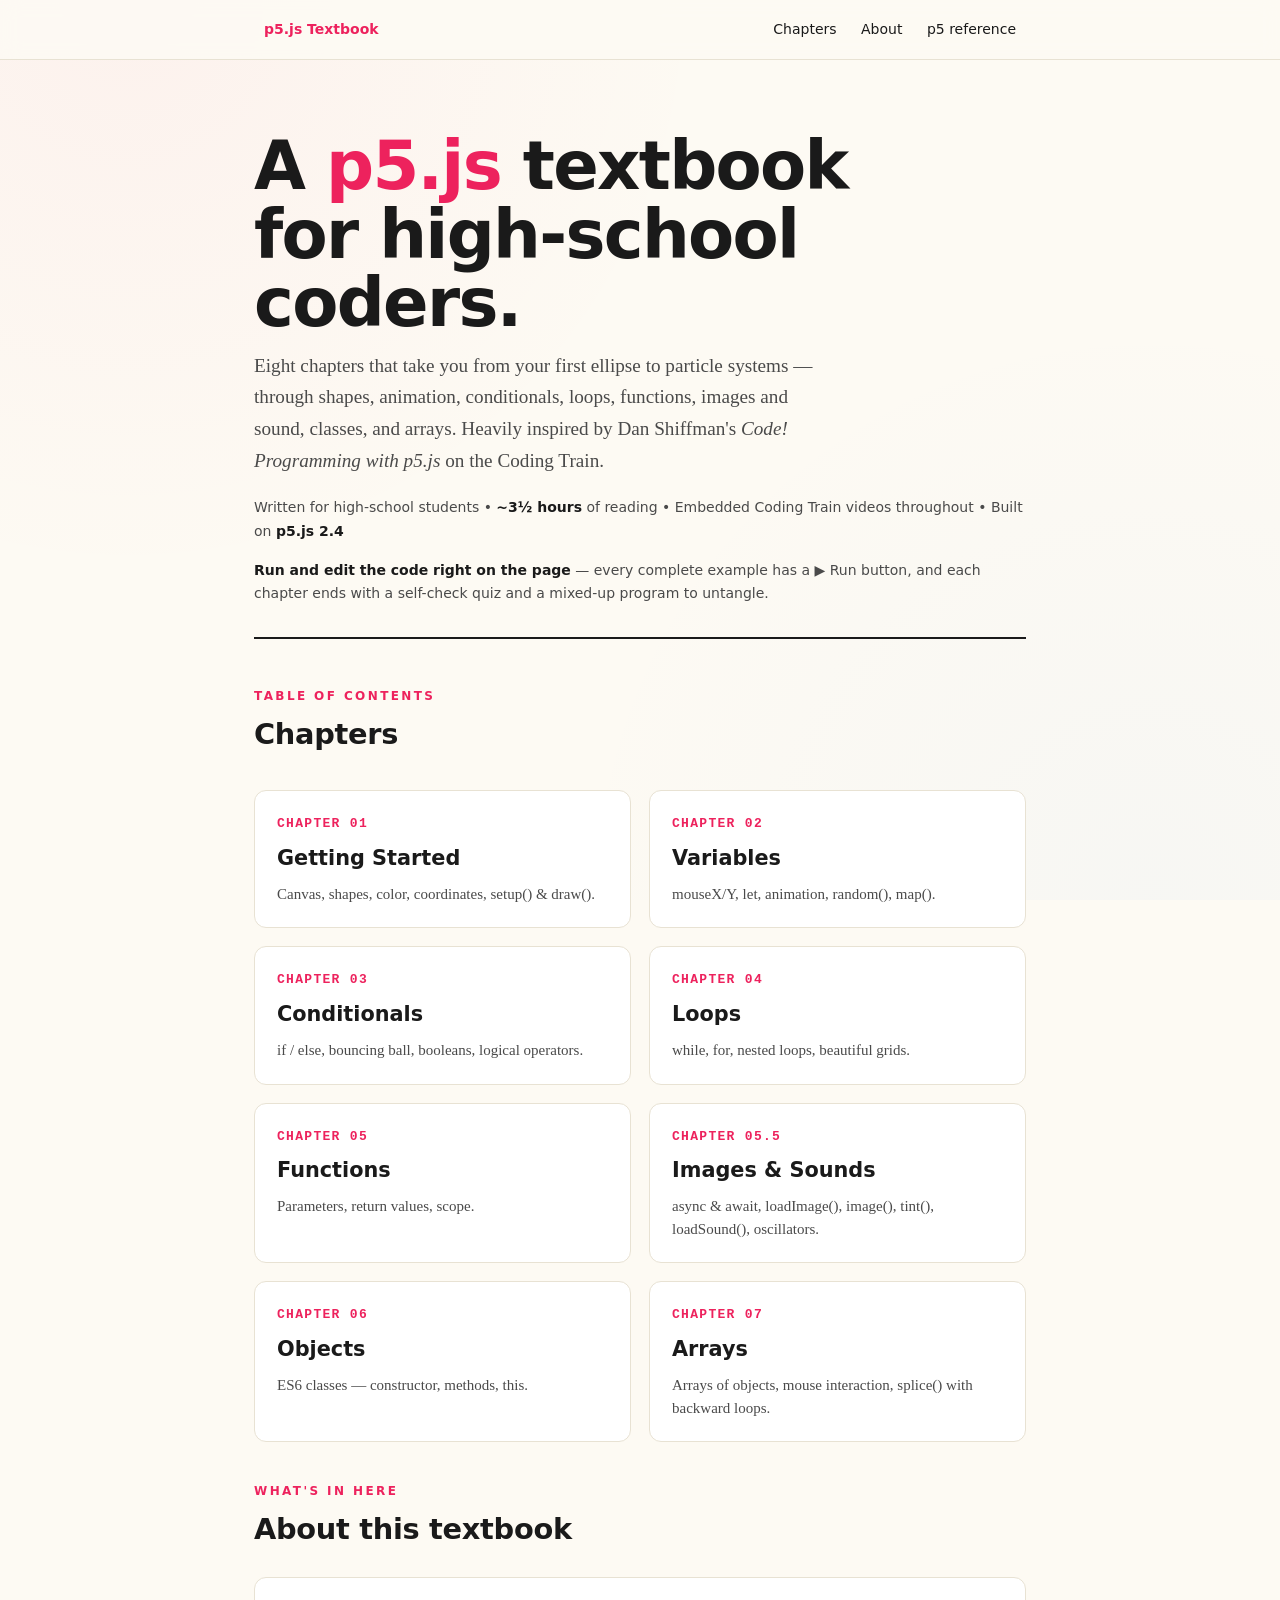
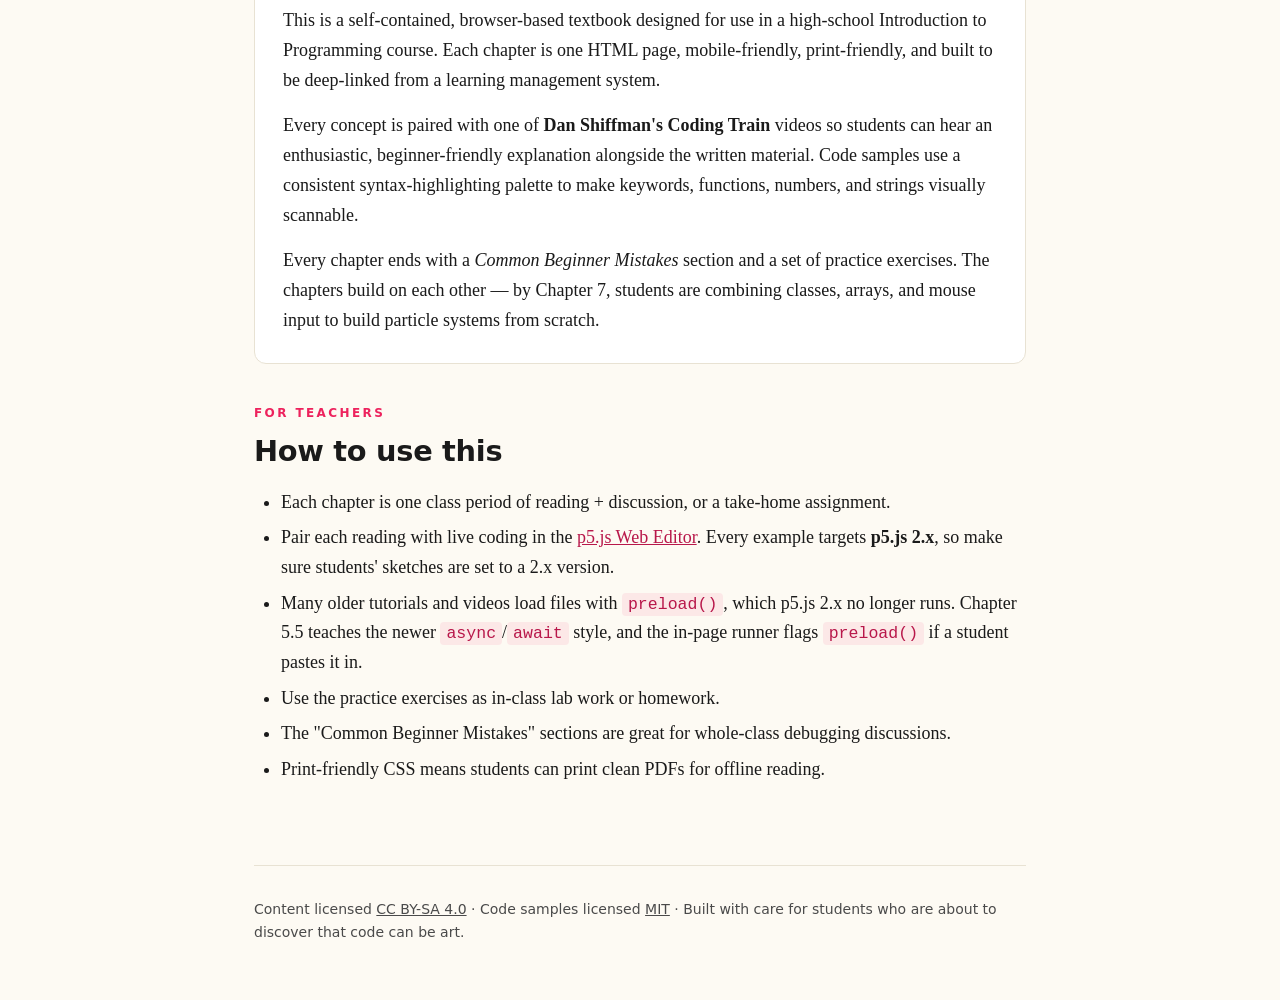
<file: index.html>
<!DOCTYPE html>
<html lang="en">
<head>
<meta charset="utf-8">
<meta name="viewport" content="width=device-width, initial-scale=1">
<title>A p5.js Textbook — Creative Coding for Beginners</title>
<style>
/* ============================================================
   p5.js Textbook — shared inline stylesheet
   ============================================================ */
:root {
  --bg: #fdfaf3;
  --bg-panel: #ffffff;
  --ink: #1a1a1a;
  --ink-soft: #4a4a4a;
  --accent: #ed225d;        /* p5 pink */
  --accent-dark: #b8174a;
  --rule: #e8e2d3;
  --code-bg: #1e1e2e;
  --code-ink: #f5f5f5;

  --kw: #c084fc;            /* keyword purple */
  --fn: #60a5fa;            /* function blue */
  --num: #fb923c;           /* number orange */
  --com: #9ca3af;           /* comment gray */
  --str: #86efac;           /* string green */
  --cls: #fde047;           /* class-name yellow */

  --tip-bg: #e8f5e9;
  --tip-bd: #66bb6a;
  --alert-bg: #fff8e1;
  --alert-bd: #ffb300;
  --err-bg: #ffebee;
  --err-bd: #e53935;
  --ex-bg: #e3f2fd;
  --ex-bd: #1e88e5;

  --serif: "Iowan Old Style", "Palatino Linotype", "Book Antiqua", Palatino, Georgia, serif;
  --sans: "Helvetica Neue", "Inter", system-ui, -apple-system, Segoe UI, Roboto, sans-serif;
  --mono: "JetBrains Mono", "Fira Code", "SF Mono", Menlo, Consolas, monospace;
}

* { box-sizing: border-box; }

html { scroll-behavior: smooth; }

body {
  margin: 0;
  padding: 0;
  font-family: var(--serif);
  font-size: 18px;
  line-height: 1.65;
  color: var(--ink);
  background: var(--bg);
  background-image:
    radial-gradient(circle at 10% 0%, rgba(237,34,93,0.04) 0%, transparent 40%),
    radial-gradient(circle at 90% 100%, rgba(96,165,250,0.04) 0%, transparent 40%);
  background-attachment: fixed;
}

.wrap {
  max-width: 820px;
  margin: 0 auto;
  padding: 0 24px;
}

/* ---------- Top nav ---------- */
.chapter-nav {
  position: sticky;
  top: 0;
  z-index: 50;
  background: rgba(253,250,243,0.92);
  backdrop-filter: blur(10px);
  -webkit-backdrop-filter: blur(10px);
  border-bottom: 1px solid var(--rule);
  font-family: var(--sans);
  font-size: 14px;
}
.chapter-nav .wrap {
  display: flex;
  align-items: center;
  justify-content: space-between;
  padding-top: 12px;
  padding-bottom: 12px;
  gap: 12px;
}
.chapter-nav a {
  color: var(--ink);
  text-decoration: none;
  padding: 6px 10px;
  border-radius: 6px;
  transition: background 0.15s;
}
.chapter-nav a:hover { background: rgba(237,34,93,0.1); color: var(--accent-dark); }
.chapter-nav .home {
  font-weight: 700;
  color: var(--accent);
}
.chapter-nav .nav-prev::before { content: "← "; }
.chapter-nav .nav-next::after  { content: " →"; }
.chapter-nav .nav-disabled { color: #bbb; pointer-events: none; }

/* ---------- Chapter header ---------- */
.chapter-header {
  padding: 56px 0 32px;
  border-bottom: 2px solid var(--ink);
  margin-bottom: 36px;
}
.chapter-eyebrow {
  font-family: var(--sans);
  font-size: 13px;
  letter-spacing: 0.18em;
  text-transform: uppercase;
  color: var(--accent);
  font-weight: 700;
  margin: 0 0 8px;
}
.chapter-title {
  font-family: var(--sans);
  font-weight: 900;
  font-size: clamp(2rem, 5vw, 3.4rem);
  line-height: 1.05;
  margin: 0 0 16px;
  letter-spacing: -0.02em;
}
.chapter-lede {
  font-size: 1.15rem;
  color: var(--ink-soft);
  margin: 0;
  max-width: 60ch;
}

/* ---------- Typography ---------- */
h2 {
  font-family: var(--sans);
  font-weight: 800;
  font-size: 1.8rem;
  margin: 48px 0 12px;
  letter-spacing: -0.01em;
  scroll-margin-top: 80px;
}
h2 .anchor {
  opacity: 0;
  text-decoration: none;
  color: var(--accent);
  margin-left: 8px;
  font-weight: 400;
  transition: opacity 0.15s;
}
h2:hover .anchor { opacity: 1; }

h3 {
  font-family: var(--sans);
  font-weight: 700;
  font-size: 1.25rem;
  margin: 32px 0 10px;
}

p { margin: 0 0 16px; }
a { color: var(--accent-dark); }
a:hover { color: var(--accent); }

strong { font-weight: 700; }
em { font-style: italic; }

ul, ol { margin: 0 0 16px; padding-left: 1.5em; }
li { margin: 6px 0; }

/* ---------- Inline code & code blocks ---------- */
code {
  font-family: var(--mono);
  font-size: 0.92em;
  background: rgba(237,34,93,0.08);
  color: var(--accent-dark);
  padding: 2px 6px;
  border-radius: 4px;
}

pre {
  background: var(--code-bg);
  color: var(--code-ink);
  font-family: var(--mono);
  font-size: 14.5px;
  line-height: 1.55;
  padding: 18px 20px;
  border-radius: 10px;
  overflow-x: auto;
  margin: 16px 0 24px;
  border-left: 4px solid var(--accent);
  box-shadow: 0 8px 20px rgba(0,0,0,0.08);
}
pre code {
  background: transparent;
  color: inherit;
  padding: 0;
  border-radius: 0;
  font-size: inherit;
}

.keyword    { color: var(--kw); font-weight: 600; }
.function   { color: var(--fn); }
.number     { color: var(--num); }
.comment    { color: var(--com); font-style: italic; }
.string     { color: var(--str); }
.class-name { color: var(--cls); font-weight: 600; }

/* ---------- Video container ---------- */
.video-container {
  position: relative;
  width: 100%;
  padding-top: 56.25%;       /* 16:9 */
  margin: 20px 0 28px;
  border-radius: 10px;
  overflow: hidden;
  box-shadow: 0 10px 30px rgba(0,0,0,0.12);
  background: #000;
}
.video-container iframe {
  position: absolute;
  inset: 0;
  width: 100%;
  height: 100%;
  border: 0;
}
.video-caption {
  font-family: var(--sans);
  font-size: 14px;
  color: var(--ink-soft);
  margin: -16px 0 24px;
  text-align: center;
}

/* ---------- Callouts ---------- */
.tip, .alert, .error-example, .exercise {
  padding: 16px 20px 16px 52px;
  border-radius: 8px;
  margin: 20px 0;
  position: relative;
  font-family: var(--sans);
  font-size: 15.5px;
  line-height: 1.55;
}
.tip::before, .alert::before, .error-example::before, .exercise::before {
  position: absolute;
  left: 16px;
  top: 14px;
  font-size: 22px;
  line-height: 1;
}
.tip            { background: var(--tip-bg);   border-left: 4px solid var(--tip-bd); }
.tip::before    { content: "💡"; }
.alert          { background: var(--alert-bg); border-left: 4px solid var(--alert-bd); }
.alert::before  { content: "⚠️"; }
.error-example  { background: var(--err-bg);   border-left: 4px solid var(--err-bd); }
.error-example::before { content: "🐛"; }
.exercise       { background: var(--ex-bg);    border-left: 4px solid var(--ex-bd); }
.exercise::before { content: "✏️"; }

.callout-title {
  display: block;
  font-weight: 700;
  margin-bottom: 6px;
  font-family: var(--sans);
}

.tip code, .alert code, .error-example code, .exercise code {
  background: rgba(0,0,0,0.06);
  color: inherit;
}

/* ---------- Tables ---------- */
table {
  border-collapse: collapse;
  width: 100%;
  margin: 16px 0 24px;
  font-family: var(--sans);
  font-size: 15px;
}
th, td {
  border-bottom: 1px solid var(--rule);
  padding: 10px 12px;
  text-align: left;
}
th { background: rgba(0,0,0,0.03); font-weight: 700; }

/* ---------- Footer nav ---------- */
.chapter-footer {
  margin-top: 64px;
  padding: 28px 0 48px;
  border-top: 2px solid var(--ink);
  display: flex;
  justify-content: space-between;
  gap: 16px;
  font-family: var(--sans);
}
.chapter-footer a {
  text-decoration: none;
  color: var(--ink);
  padding: 14px 18px;
  border: 1px solid var(--rule);
  border-radius: 10px;
  flex: 1;
  background: var(--bg-panel);
  transition: transform 0.15s, box-shadow 0.15s, border-color 0.15s;
}
.chapter-footer a:hover {
  transform: translateY(-2px);
  box-shadow: 0 8px 20px rgba(0,0,0,0.08);
  border-color: var(--accent);
}
.chapter-footer .label {
  display: block;
  font-size: 12px;
  letter-spacing: 0.14em;
  text-transform: uppercase;
  color: var(--ink-soft);
  margin-bottom: 4px;
}
.chapter-footer .title {
  font-weight: 700;
  font-size: 17px;
}
.chapter-footer .next { text-align: right; }
.chapter-footer .disabled { opacity: 0.4; pointer-events: none; }

/* ---------- Index page extras ---------- */
.toc-grid {
  display: grid;
  grid-template-columns: repeat(auto-fill, minmax(280px, 1fr));
  gap: 18px;
  margin: 32px 0;
}
.toc-card {
  display: block;
  padding: 22px;
  background: var(--bg-panel);
  border: 1px solid var(--rule);
  border-radius: 12px;
  text-decoration: none;
  color: var(--ink);
  transition: transform 0.18s, box-shadow 0.18s, border-color 0.18s;
  position: relative;
  overflow: hidden;
}
.toc-card::before {
  content: "";
  position: absolute;
  top: 0; left: 0;
  width: 100%; height: 4px;
  background: var(--accent);
  transform: scaleX(0);
  transform-origin: left;
  transition: transform 0.25s;
}
.toc-card:hover {
  transform: translateY(-4px);
  box-shadow: 0 12px 30px rgba(0,0,0,0.1);
  border-color: var(--accent);
}
.toc-card:hover::before { transform: scaleX(1); }
.toc-num {
  font-family: var(--mono);
  font-size: 13px;
  color: var(--accent);
  font-weight: 700;
  letter-spacing: 0.1em;
}
.toc-title {
  font-family: var(--sans);
  font-weight: 800;
  font-size: 1.3rem;
  margin: 6px 0 8px;
}
.toc-desc {
  font-size: 15px;
  color: var(--ink-soft);
  line-height: 1.5;
}

/* ---------- Responsive ---------- */
@media (max-width: 600px) {
  body { font-size: 17px; }
  .wrap { padding: 0 18px; }
  .chapter-nav { font-size: 13px; }
  .chapter-nav .wrap { gap: 8px; }
  .chapter-nav a { padding: 6px 6px; }
  pre { font-size: 13.5px; padding: 14px; }
  .chapter-footer { flex-direction: column; }
  .chapter-footer .next { text-align: left; }
}

/* ---------- Print ---------- */
@media print {
  body { background: white; color: black; font-size: 11pt; }
  .chapter-nav, .chapter-footer, .video-container { display: none; }
  pre { box-shadow: none; border: 1px solid #ccc; page-break-inside: avoid; }
  h2, h3 { page-break-after: avoid; }
  .tip, .alert, .error-example, .exercise {
    border: 1px solid #999; background: #f5f5f5 !important; color: black;
  }
  a { color: black; text-decoration: underline; }
}


/* index-specific extras */
.hero {
  padding: 72px 0 16px;
  text-align: left;
  border-bottom: 2px solid var(--ink);
  margin-bottom: 48px;
}
.hero h1 {
  font-family: var(--sans);
  font-weight: 900;
  font-size: clamp(2.4rem, 6vw, 4.2rem);
  margin: 0 0 12px;
  line-height: 1.02;
  letter-spacing: -0.025em;
}
.hero h1 .accent { color: var(--accent); }
.hero .sub {
  font-size: 1.2rem;
  color: var(--ink-soft);
  max-width: 60ch;
  margin: 0 0 20px;
}
.hero .meta {
  font-family: var(--sans);
  font-size: 14px;
  color: var(--ink-soft);
}
.hero .meta strong { color: var(--ink); }

.section-label {
  font-family: var(--sans);
  font-size: 12px;
  letter-spacing: 0.2em;
  text-transform: uppercase;
  color: var(--accent);
  font-weight: 700;
  margin: 40px 0 4px;
}
.section-label + h2 { margin-top: 0; }

.about {
  background: var(--bg-panel);
  border: 1px solid var(--rule);
  border-radius: 12px;
  padding: 28px;
  margin: 24px 0 8px;
}
.about p:last-child { margin-bottom: 0; }

footer.site-footer {
  margin-top: 80px;
  padding: 32px 0 56px;
  border-top: 1px solid var(--rule);
  font-family: var(--sans);
  font-size: 14px;
  color: var(--ink-soft);
}
footer.site-footer a { color: var(--ink-soft); }
</style>
</head>
<body>
<nav class="chapter-nav">
  <div class="wrap">
    <a class="home" href="index.html">p5.js Textbook</a>
    <div class="nav-links">
      <a href="#chapters">Chapters</a>
      <a href="#about">About</a>
      <a href="https://p5js.org/reference/" target="_blank" rel="noopener">p5 reference</a>
    </div>
  </div>
</nav>

<main class="wrap">
  <header class="hero">
    <h1>A <span class="accent">p5.js</span> textbook<br>for high-school coders.</h1>
    <p class="sub">Eight chapters that take you from your first ellipse to particle systems
       — through shapes, animation, conditionals, loops, functions, images and sound, classes, and arrays.
       Heavily inspired by Dan Shiffman's <em>Code! Programming with p5.js</em> on the Coding Train.</p>
    <p class="meta">Written for high-school students • <strong>~3½ hours</strong> of reading • Embedded Coding Train videos throughout • Built on <strong>p5.js 2.4</strong></p>
    <p class="meta"><strong>Run and edit the code right on the page</strong> — every complete example has a ▶ Run button, and each chapter ends with a self-check quiz and a mixed-up program to untangle.</p>
  </header>

  <p class="section-label">Table of Contents</p>
  <h2 id="chapters" style="margin-top:0">Chapters <a class="anchor" href="#chapters">#</a></h2>
  <div class="toc-grid">
  <a class="toc-card" href="chapter01.html">
    <div class="toc-num">CHAPTER 01</div>
    <div class="toc-title">Getting Started</div>
    <div class="toc-desc">Canvas, shapes, color, coordinates, setup() & draw().</div>
  </a>
  <a class="toc-card" href="chapter02.html">
    <div class="toc-num">CHAPTER 02</div>
    <div class="toc-title">Variables</div>
    <div class="toc-desc">mouseX/Y, let, animation, random(), map().</div>
  </a>
  <a class="toc-card" href="chapter03.html">
    <div class="toc-num">CHAPTER 03</div>
    <div class="toc-title">Conditionals</div>
    <div class="toc-desc">if / else, bouncing ball, booleans, logical operators.</div>
  </a>
  <a class="toc-card" href="chapter04.html">
    <div class="toc-num">CHAPTER 04</div>
    <div class="toc-title">Loops</div>
    <div class="toc-desc">while, for, nested loops, beautiful grids.</div>
  </a>
  <a class="toc-card" href="chapter05.html">
    <div class="toc-num">CHAPTER 05</div>
    <div class="toc-title">Functions</div>
    <div class="toc-desc">Parameters, return values, scope.</div>
  </a>
  <a class="toc-card" href="chapter05-5.html">
    <div class="toc-num">CHAPTER 05.5</div>
    <div class="toc-title">Images &amp; Sounds</div>
    <div class="toc-desc">async &amp; await, loadImage(), image(), tint(), loadSound(), oscillators.</div>
  </a>
  <a class="toc-card" href="chapter06.html">
    <div class="toc-num">CHAPTER 06</div>
    <div class="toc-title">Objects</div>
    <div class="toc-desc">ES6 classes — constructor, methods, this.</div>
  </a>
  <a class="toc-card" href="chapter07.html">
    <div class="toc-num">CHAPTER 07</div>
    <div class="toc-title">Arrays</div>
    <div class="toc-desc">Arrays of objects, mouse interaction, splice() with backward loops.</div>
  </a>
  </div>

  <p class="section-label">What's in here</p>
  <h2 id="about" style="margin-top:0">About this textbook <a class="anchor" href="#about">#</a></h2>
  <div class="about">
    <p>This is a self-contained, browser-based textbook designed for use in a high-school
       Introduction to Programming course. Each chapter is one HTML page, mobile-friendly,
       print-friendly, and built to be deep-linked from a learning management system.</p>
    <p>Every concept is paired with one of <strong>Dan Shiffman's Coding Train</strong> videos
       so students can hear an enthusiastic, beginner-friendly explanation alongside the
       written material. Code samples use a consistent syntax-highlighting palette to make
       keywords, functions, numbers, and strings visually scannable.</p>
    <p>Every chapter ends with a <em>Common Beginner Mistakes</em> section and a set of practice exercises.
       The chapters build on each other — by Chapter 7, students are combining
       classes, arrays, and mouse input to build particle systems from scratch.</p>
  </div>

  <p class="section-label">For teachers</p>
  <h2 id="for-teachers">How to use this <a class="anchor" href="#for-teachers">#</a></h2>
  <ul>
    <li>Each chapter is one class period of reading + discussion, or a take-home assignment.</li>
    <li>Pair each reading with live coding in the <a href="https://editor.p5js.org/" target="_blank" rel="noopener">p5.js Web Editor</a>. Every example targets <strong>p5.js 2.x</strong>, so make sure students' sketches are set to a 2.x version.</li>
    <li>Many older tutorials and videos load files with <code>preload()</code>, which p5.js 2.x no longer runs. Chapter 5.5 teaches the newer <code>async</code>/<code>await</code> style, and the in-page runner flags <code>preload()</code> if a student pastes it in.</li>
    <li>Use the practice exercises as in-class lab work or homework.</li>
    <li>The "Common Beginner Mistakes" sections are great for whole-class debugging discussions.</li>
    <li>Print-friendly CSS means students can print clean PDFs for offline reading.</li>
  </ul>

  <footer class="site-footer">
    Content licensed <a href="https://creativecommons.org/licenses/by-sa/4.0/" target="_blank" rel="noopener">CC BY-SA 4.0</a> ·
    Code samples licensed <a href="https://opensource.org/licenses/MIT" target="_blank" rel="noopener">MIT</a> ·
    Built with care for students who are about to discover that code can be art.
  </footer>
</main>
</body>
</html>
</file>
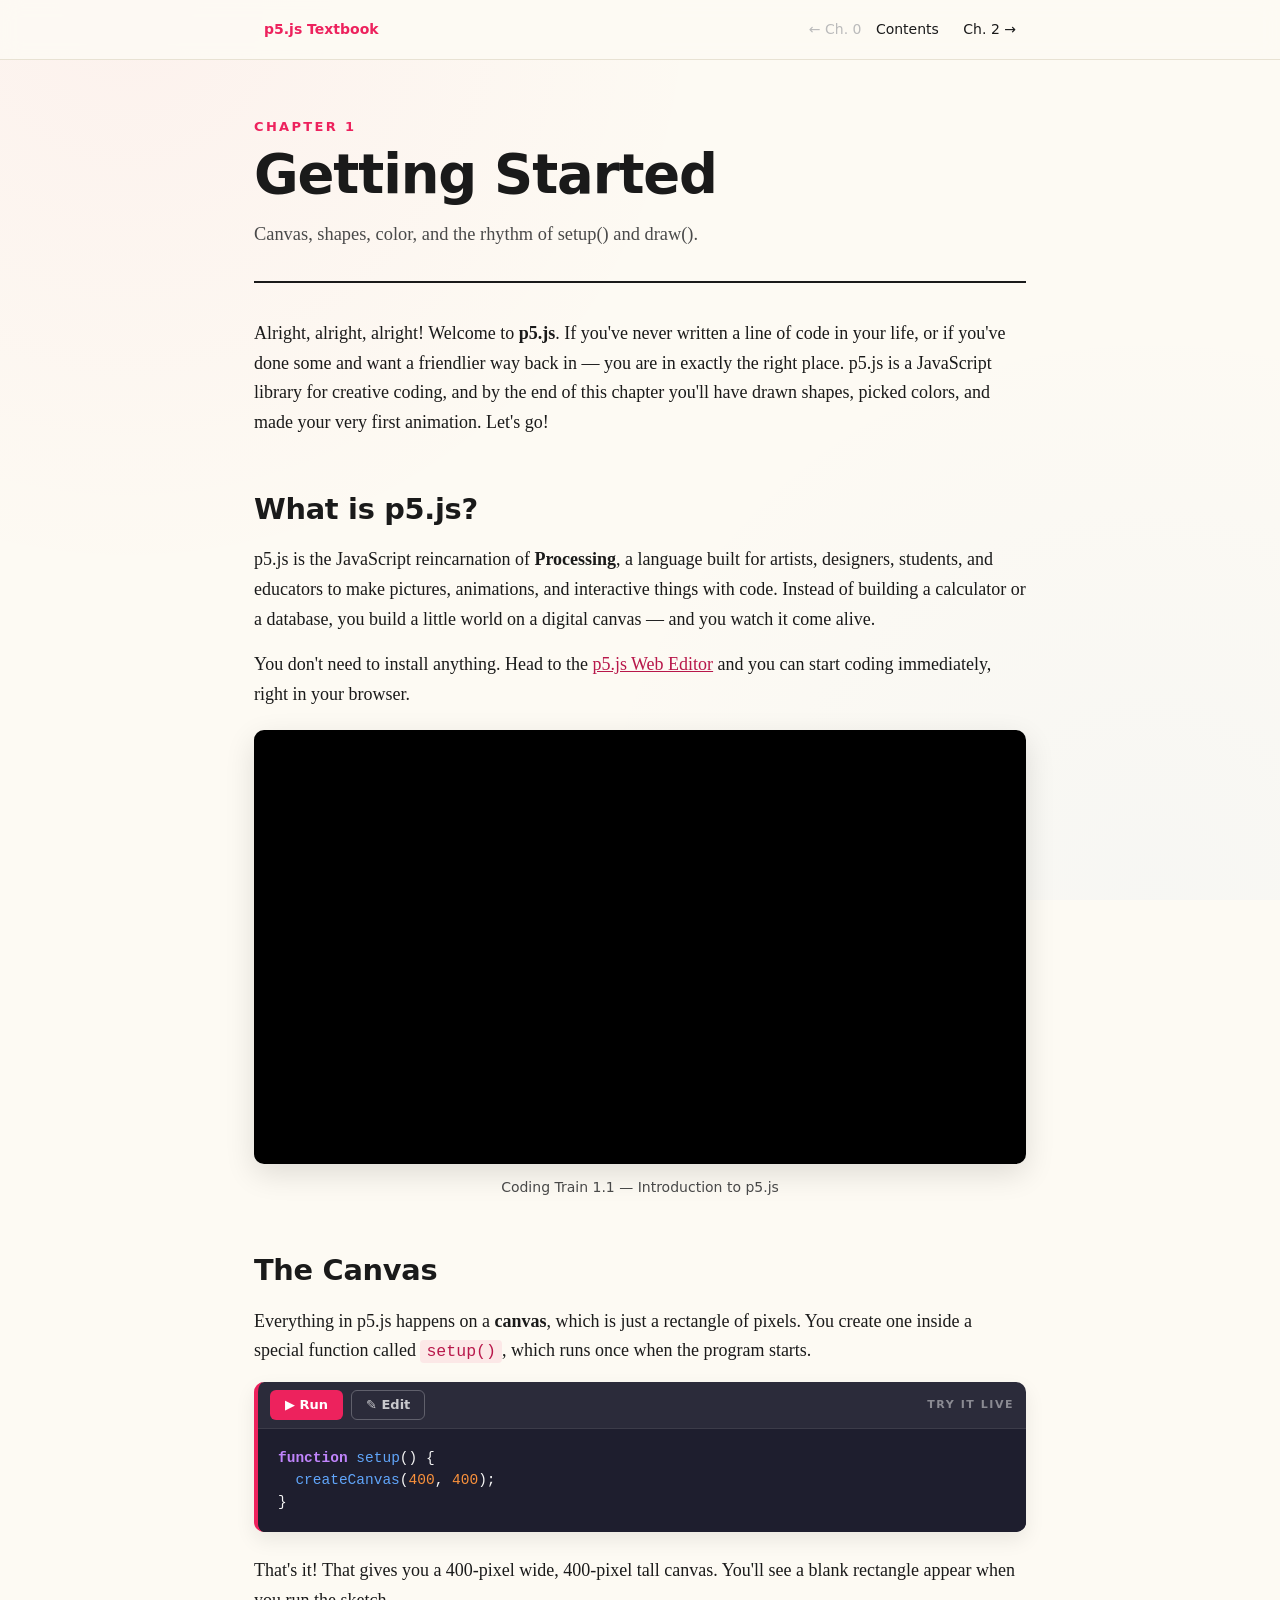
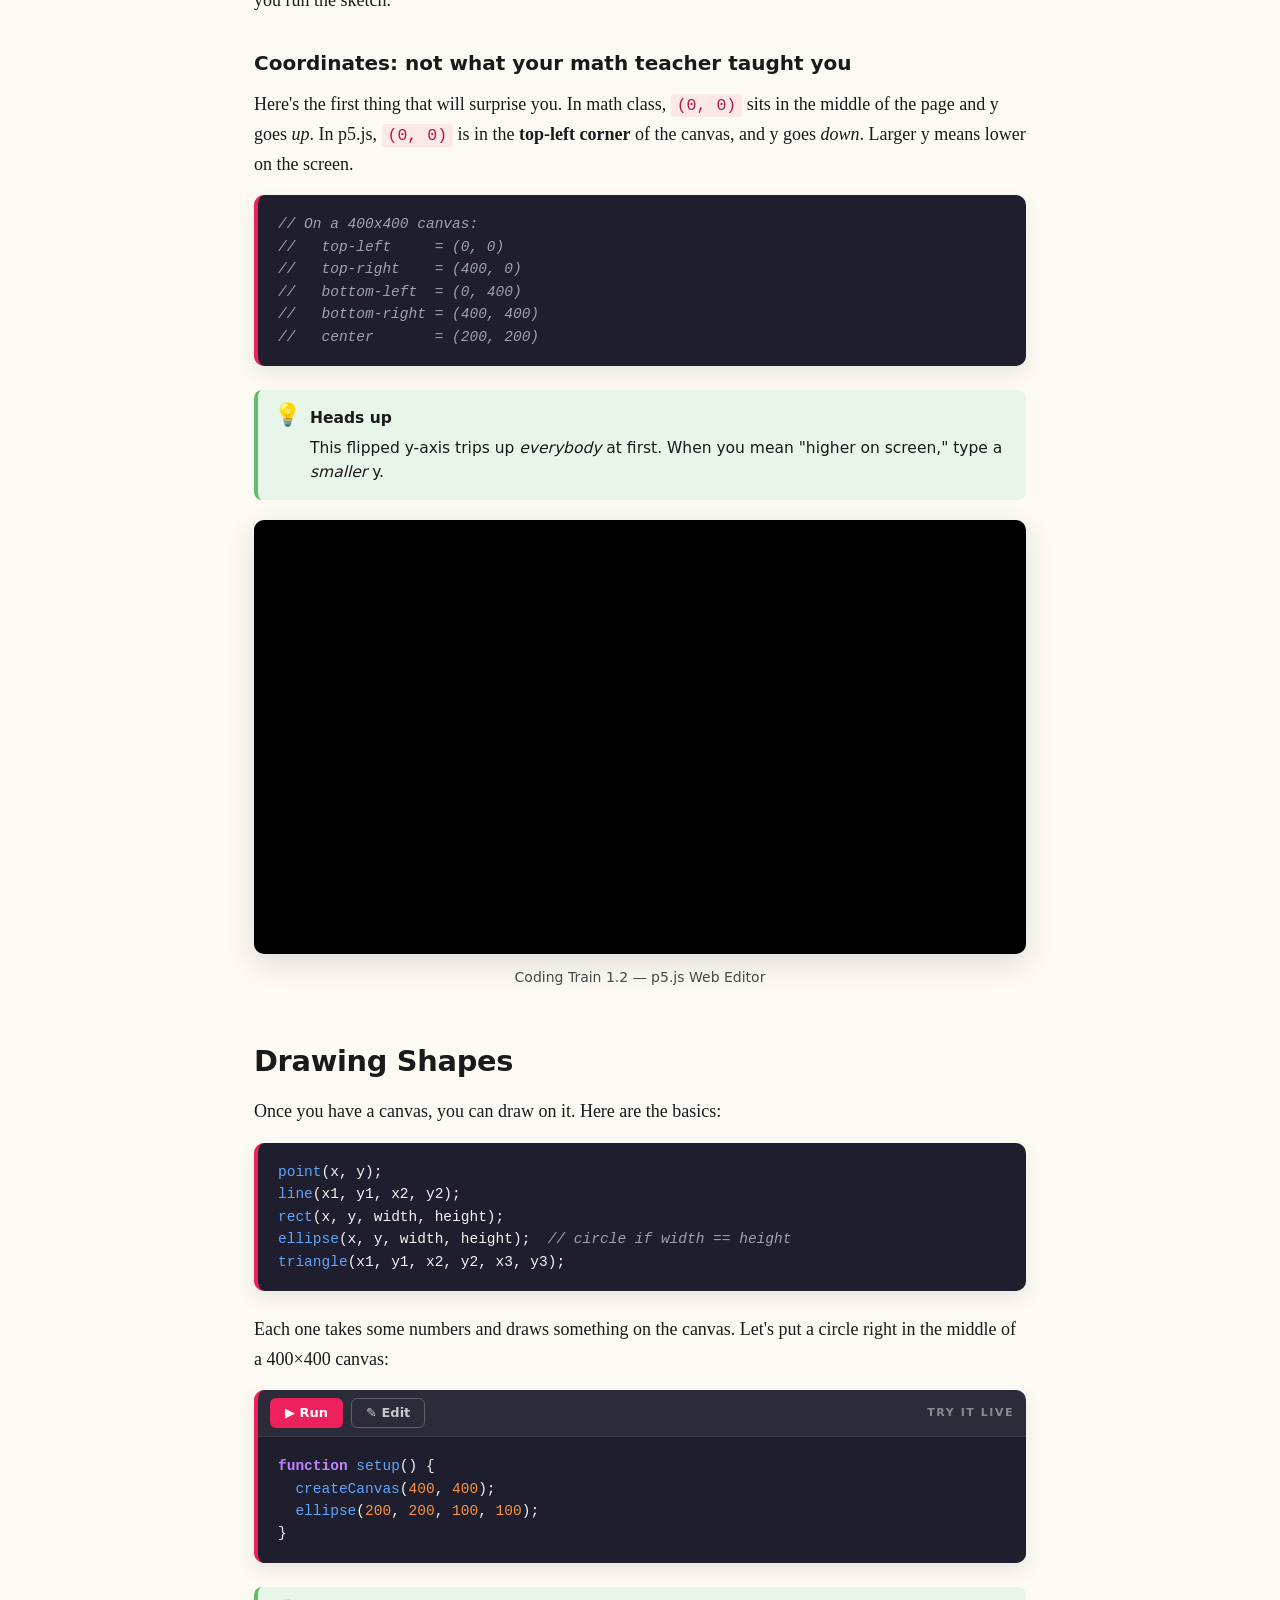
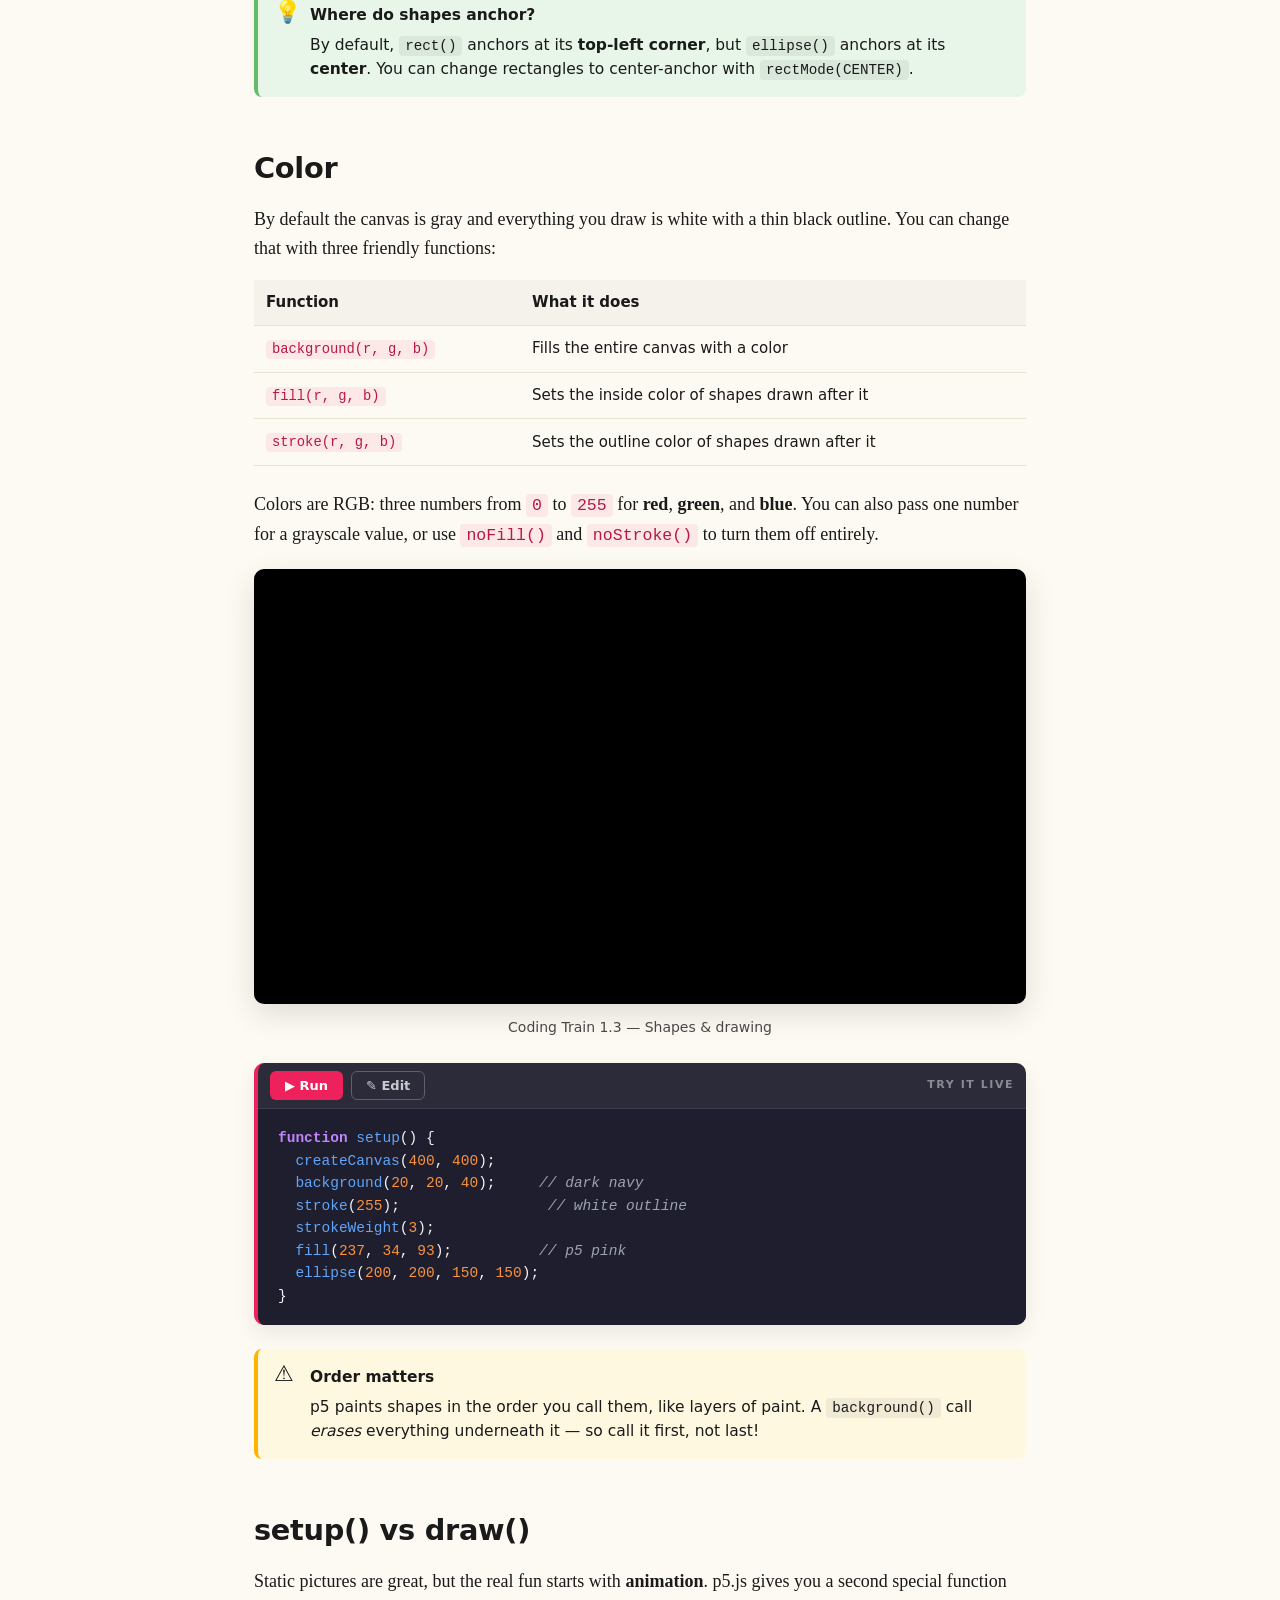
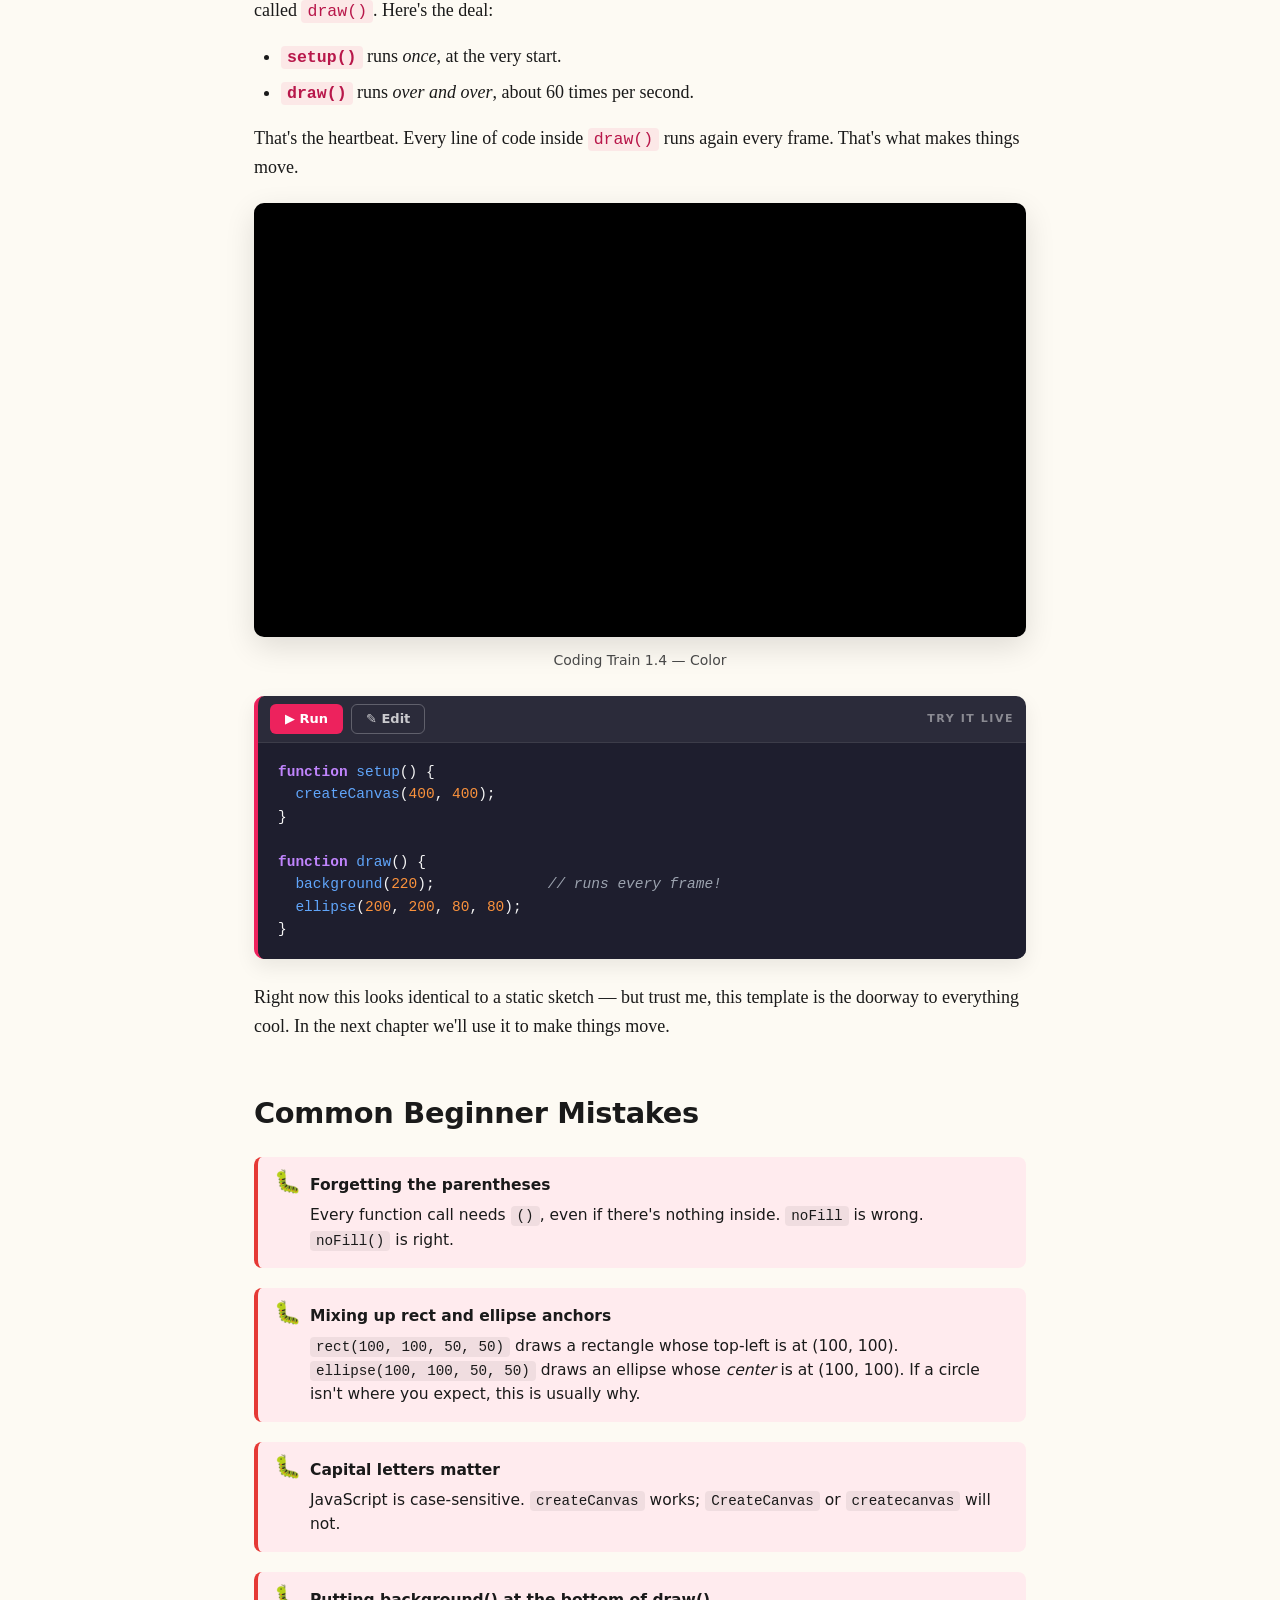
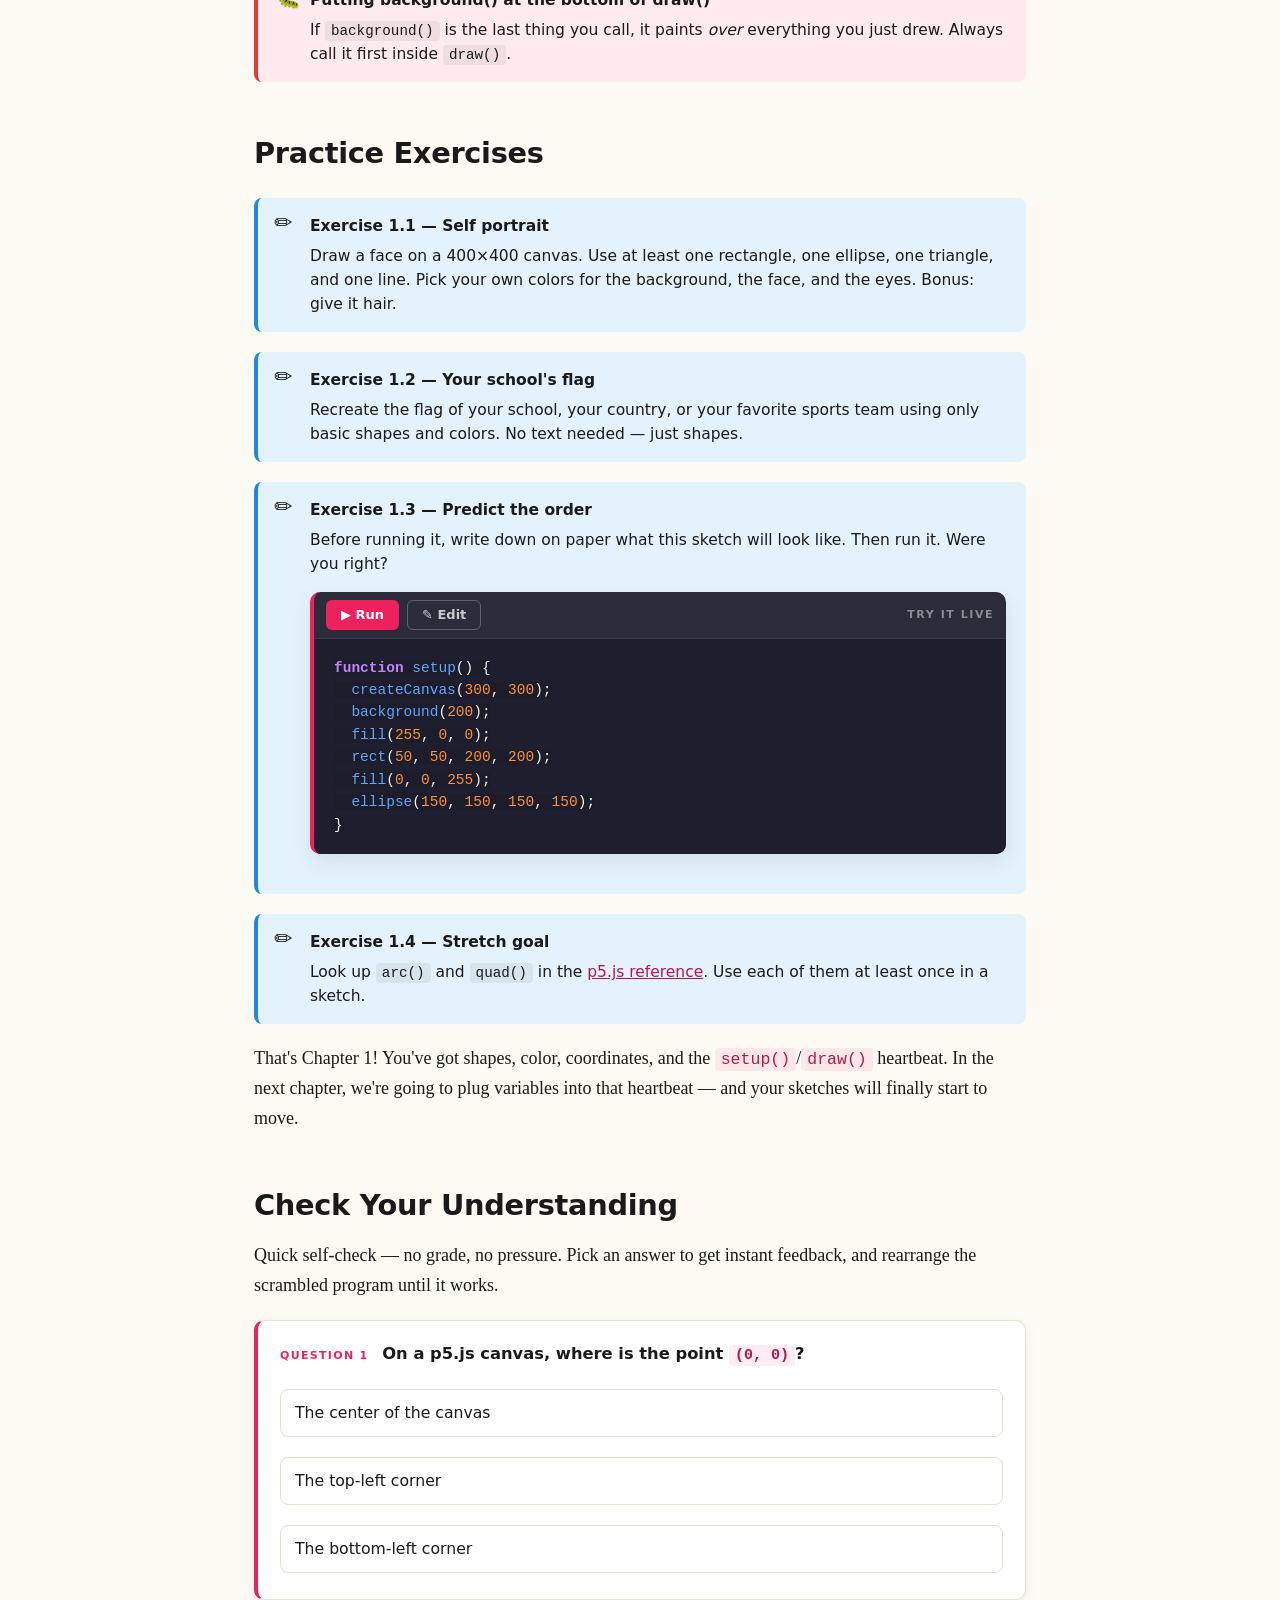
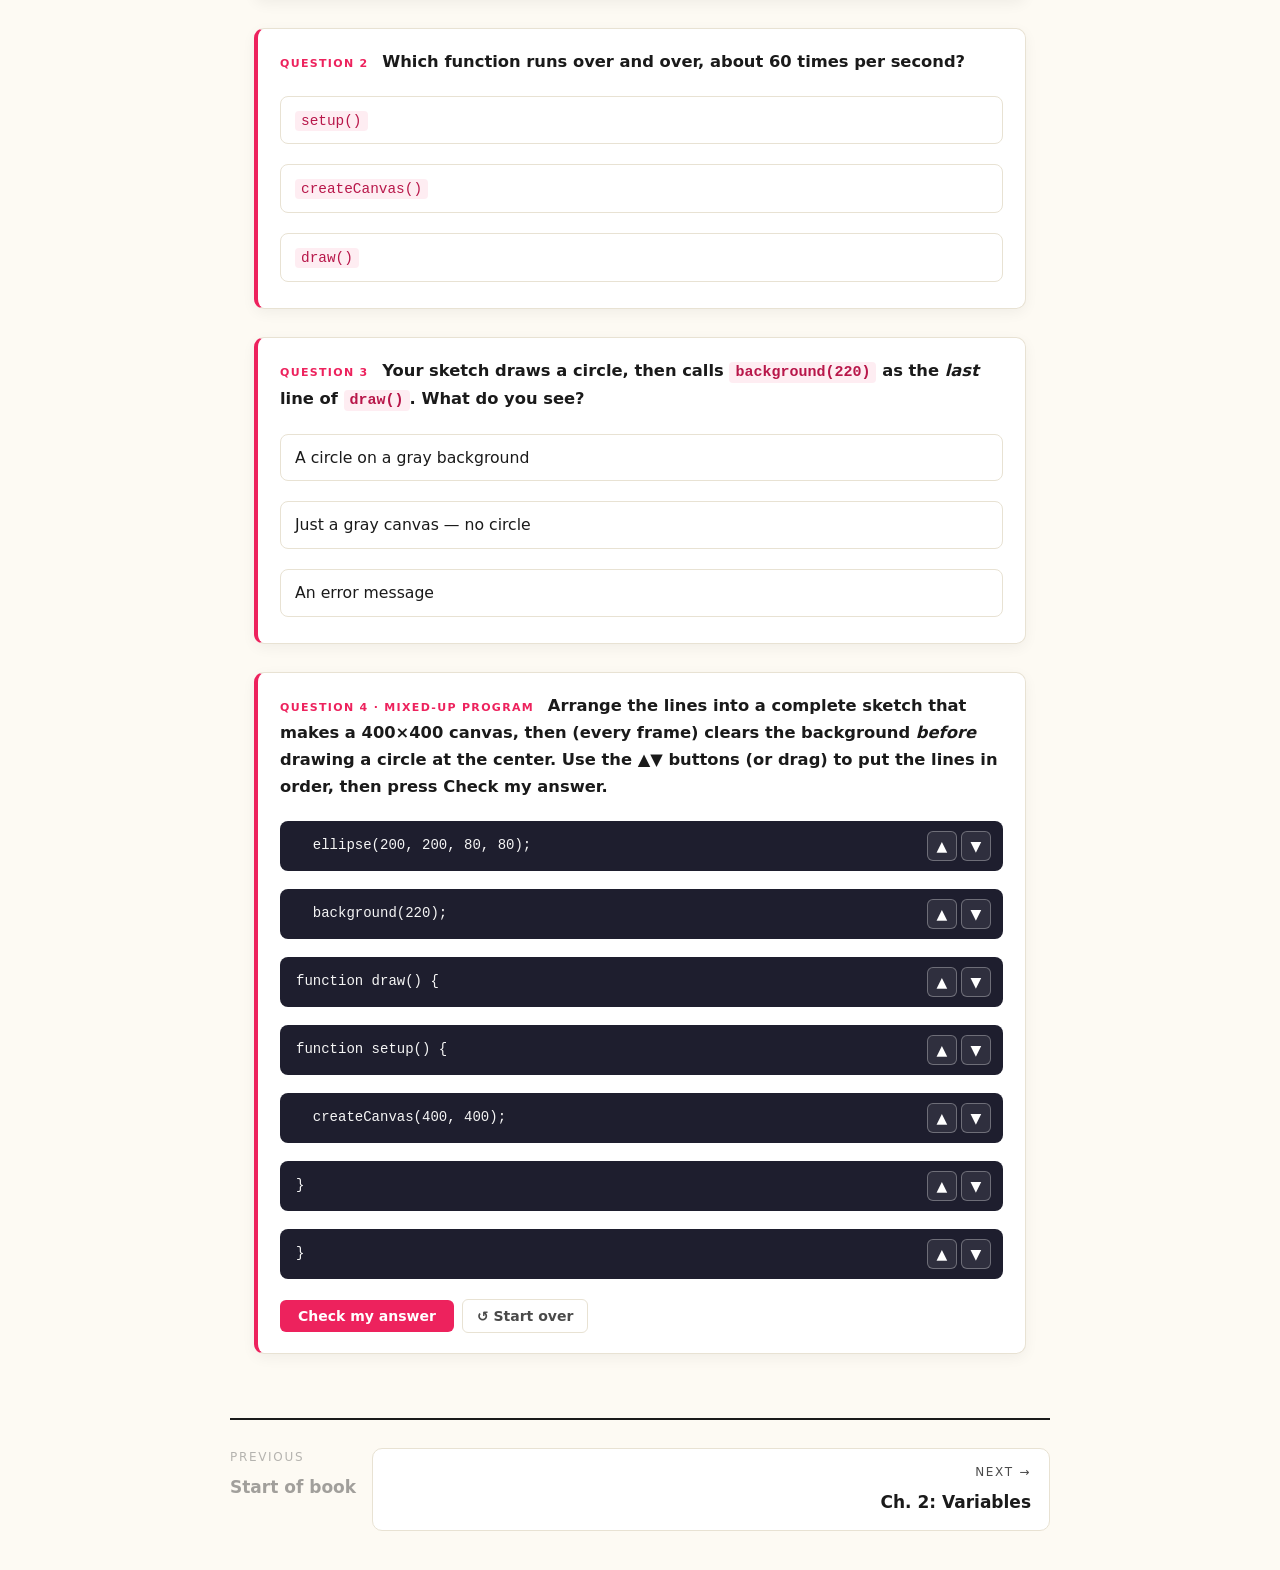
<file: chapter01.html>
<!DOCTYPE html>
<html lang="en">
<head>
<meta charset="utf-8">
<meta name="viewport" content="width=device-width, initial-scale=1">
<title>Chapter 1: Getting Started — p5.js Textbook</title>
<style>
/* ============================================================
   p5.js Textbook — shared inline stylesheet
   ============================================================ */
:root {
  --bg: #fdfaf3;
  --bg-panel: #ffffff;
  --ink: #1a1a1a;
  --ink-soft: #4a4a4a;
  --accent: #ed225d;        /* p5 pink */
  --accent-dark: #b8174a;
  --rule: #e8e2d3;
  --code-bg: #1e1e2e;
  --code-ink: #f5f5f5;

  --kw: #c084fc;            /* keyword purple */
  --fn: #60a5fa;            /* function blue */
  --num: #fb923c;           /* number orange */
  --com: #9ca3af;           /* comment gray */
  --str: #86efac;           /* string green */
  --cls: #fde047;           /* class-name yellow */

  --tip-bg: #e8f5e9;
  --tip-bd: #66bb6a;
  --alert-bg: #fff8e1;
  --alert-bd: #ffb300;
  --err-bg: #ffebee;
  --err-bd: #e53935;
  --ex-bg: #e3f2fd;
  --ex-bd: #1e88e5;

  --serif: "Iowan Old Style", "Palatino Linotype", "Book Antiqua", Palatino, Georgia, serif;
  --sans: "Helvetica Neue", "Inter", system-ui, -apple-system, Segoe UI, Roboto, sans-serif;
  --mono: "JetBrains Mono", "Fira Code", "SF Mono", Menlo, Consolas, monospace;
}

* { box-sizing: border-box; }

html { scroll-behavior: smooth; }

body {
  margin: 0;
  padding: 0;
  font-family: var(--serif);
  font-size: 18px;
  line-height: 1.65;
  color: var(--ink);
  background: var(--bg);
  background-image:
    radial-gradient(circle at 10% 0%, rgba(237,34,93,0.04) 0%, transparent 40%),
    radial-gradient(circle at 90% 100%, rgba(96,165,250,0.04) 0%, transparent 40%);
  background-attachment: fixed;
}

.wrap {
  max-width: 820px;
  margin: 0 auto;
  padding: 0 24px;
}

/* ---------- Top nav ---------- */
.chapter-nav {
  position: sticky;
  top: 0;
  z-index: 50;
  background: rgba(253,250,243,0.92);
  backdrop-filter: blur(10px);
  -webkit-backdrop-filter: blur(10px);
  border-bottom: 1px solid var(--rule);
  font-family: var(--sans);
  font-size: 14px;
}
.chapter-nav .wrap {
  display: flex;
  align-items: center;
  justify-content: space-between;
  padding-top: 12px;
  padding-bottom: 12px;
  gap: 12px;
}
.chapter-nav a {
  color: var(--ink);
  text-decoration: none;
  padding: 6px 10px;
  border-radius: 6px;
  transition: background 0.15s;
}
.chapter-nav a:hover { background: rgba(237,34,93,0.1); color: var(--accent-dark); }
.chapter-nav .home {
  font-weight: 700;
  color: var(--accent);
}
.chapter-nav .nav-prev::before { content: "← "; }
.chapter-nav .nav-next::after  { content: " →"; }
.chapter-nav .nav-disabled { color: #bbb; pointer-events: none; }

/* ---------- Chapter header ---------- */
.chapter-header {
  padding: 56px 0 32px;
  border-bottom: 2px solid var(--ink);
  margin-bottom: 36px;
}
.chapter-eyebrow {
  font-family: var(--sans);
  font-size: 13px;
  letter-spacing: 0.18em;
  text-transform: uppercase;
  color: var(--accent);
  font-weight: 700;
  margin: 0 0 8px;
}
.chapter-title {
  font-family: var(--sans);
  font-weight: 900;
  font-size: clamp(2rem, 5vw, 3.4rem);
  line-height: 1.05;
  margin: 0 0 16px;
  letter-spacing: -0.02em;
}
.chapter-lede {
  font-size: 1.15rem;
  color: var(--ink-soft);
  margin: 0;
  max-width: 60ch;
}

/* ---------- Typography ---------- */
h2 {
  font-family: var(--sans);
  font-weight: 800;
  font-size: 1.8rem;
  margin: 48px 0 12px;
  letter-spacing: -0.01em;
  scroll-margin-top: 80px;
}
h2 .anchor {
  opacity: 0;
  text-decoration: none;
  color: var(--accent);
  margin-left: 8px;
  font-weight: 400;
  transition: opacity 0.15s;
}
h2:hover .anchor { opacity: 1; }

h3 {
  font-family: var(--sans);
  font-weight: 700;
  font-size: 1.25rem;
  margin: 32px 0 10px;
}

p { margin: 0 0 16px; }
a { color: var(--accent-dark); }
a:hover { color: var(--accent); }

strong { font-weight: 700; }
em { font-style: italic; }

ul, ol { margin: 0 0 16px; padding-left: 1.5em; }
li { margin: 6px 0; }

/* ---------- Inline code & code blocks ---------- */
code {
  font-family: var(--mono);
  font-size: 0.92em;
  background: rgba(237,34,93,0.08);
  color: var(--accent-dark);
  padding: 2px 6px;
  border-radius: 4px;
}

pre {
  background: var(--code-bg);
  color: var(--code-ink);
  font-family: var(--mono);
  font-size: 14.5px;
  line-height: 1.55;
  padding: 18px 20px;
  border-radius: 10px;
  overflow-x: auto;
  margin: 16px 0 24px;
  border-left: 4px solid var(--accent);
  box-shadow: 0 8px 20px rgba(0,0,0,0.08);
}
pre code {
  background: transparent;
  color: inherit;
  padding: 0;
  border-radius: 0;
  font-size: inherit;
}

.keyword    { color: var(--kw); font-weight: 600; }
.function   { color: var(--fn); }
.number     { color: var(--num); }
.comment    { color: var(--com); font-style: italic; }
.string     { color: var(--str); }
.class-name { color: var(--cls); font-weight: 600; }

/* ---------- Video container ---------- */
.video-container {
  position: relative;
  width: 100%;
  padding-top: 56.25%;       /* 16:9 */
  margin: 20px 0 28px;
  border-radius: 10px;
  overflow: hidden;
  box-shadow: 0 10px 30px rgba(0,0,0,0.12);
  background: #000;
}
.video-container iframe {
  position: absolute;
  inset: 0;
  width: 100%;
  height: 100%;
  border: 0;
}
.video-caption {
  font-family: var(--sans);
  font-size: 14px;
  color: var(--ink-soft);
  margin: -16px 0 24px;
  text-align: center;
}

/* ---------- Callouts ---------- */
.tip, .alert, .error-example, .exercise {
  padding: 16px 20px 16px 52px;
  border-radius: 8px;
  margin: 20px 0;
  position: relative;
  font-family: var(--sans);
  font-size: 15.5px;
  line-height: 1.55;
}
.tip::before, .alert::before, .error-example::before, .exercise::before {
  position: absolute;
  left: 16px;
  top: 14px;
  font-size: 22px;
  line-height: 1;
}
.tip            { background: var(--tip-bg);   border-left: 4px solid var(--tip-bd); }
.tip::before    { content: "💡"; }
.alert          { background: var(--alert-bg); border-left: 4px solid var(--alert-bd); }
.alert::before  { content: "⚠️"; }
.error-example  { background: var(--err-bg);   border-left: 4px solid var(--err-bd); }
.error-example::before { content: "🐛"; }
.exercise       { background: var(--ex-bg);    border-left: 4px solid var(--ex-bd); }
.exercise::before { content: "✏️"; }

.callout-title {
  display: block;
  font-weight: 700;
  margin-bottom: 6px;
  font-family: var(--sans);
}

.tip code, .alert code, .error-example code, .exercise code {
  background: rgba(0,0,0,0.06);
  color: inherit;
}

/* ---------- Tables ---------- */
table {
  border-collapse: collapse;
  width: 100%;
  margin: 16px 0 24px;
  font-family: var(--sans);
  font-size: 15px;
}
th, td {
  border-bottom: 1px solid var(--rule);
  padding: 10px 12px;
  text-align: left;
}
th { background: rgba(0,0,0,0.03); font-weight: 700; }

/* ---------- Footer nav ---------- */
.chapter-footer {
  margin-top: 64px;
  padding: 28px 0 48px;
  border-top: 2px solid var(--ink);
  display: flex;
  justify-content: space-between;
  gap: 16px;
  font-family: var(--sans);
}
.chapter-footer a {
  text-decoration: none;
  color: var(--ink);
  padding: 14px 18px;
  border: 1px solid var(--rule);
  border-radius: 10px;
  flex: 1;
  background: var(--bg-panel);
  transition: transform 0.15s, box-shadow 0.15s, border-color 0.15s;
}
.chapter-footer a:hover {
  transform: translateY(-2px);
  box-shadow: 0 8px 20px rgba(0,0,0,0.08);
  border-color: var(--accent);
}
.chapter-footer .label {
  display: block;
  font-size: 12px;
  letter-spacing: 0.14em;
  text-transform: uppercase;
  color: var(--ink-soft);
  margin-bottom: 4px;
}
.chapter-footer .title {
  font-weight: 700;
  font-size: 17px;
}
.chapter-footer .next { text-align: right; }
.chapter-footer .disabled { opacity: 0.4; pointer-events: none; }

/* ---------- Index page extras ---------- */
.toc-grid {
  display: grid;
  grid-template-columns: repeat(auto-fill, minmax(280px, 1fr));
  gap: 18px;
  margin: 32px 0;
}
.toc-card {
  display: block;
  padding: 22px;
  background: var(--bg-panel);
  border: 1px solid var(--rule);
  border-radius: 12px;
  text-decoration: none;
  color: var(--ink);
  transition: transform 0.18s, box-shadow 0.18s, border-color 0.18s;
  position: relative;
  overflow: hidden;
}
.toc-card::before {
  content: "";
  position: absolute;
  top: 0; left: 0;
  width: 100%; height: 4px;
  background: var(--accent);
  transform: scaleX(0);
  transform-origin: left;
  transition: transform 0.25s;
}
.toc-card:hover {
  transform: translateY(-4px);
  box-shadow: 0 12px 30px rgba(0,0,0,0.1);
  border-color: var(--accent);
}
.toc-card:hover::before { transform: scaleX(1); }
.toc-num {
  font-family: var(--mono);
  font-size: 13px;
  color: var(--accent);
  font-weight: 700;
  letter-spacing: 0.1em;
}
.toc-title {
  font-family: var(--sans);
  font-weight: 800;
  font-size: 1.3rem;
  margin: 6px 0 8px;
}
.toc-desc {
  font-size: 15px;
  color: var(--ink-soft);
  line-height: 1.5;
}

/* ---------- Responsive ---------- */
@media (max-width: 600px) {
  body { font-size: 17px; }
  .wrap { padding: 0 18px; }
  .chapter-nav { font-size: 13px; }
  .chapter-nav .wrap { gap: 8px; }
  .chapter-nav a { padding: 6px 6px; }
  pre { font-size: 13.5px; padding: 14px; }
  .chapter-footer { flex-direction: column; }
  .chapter-footer .next { text-align: left; }
}

/* ---------- Print ---------- */
@media print {
  body { background: white; color: black; font-size: 11pt; }
  .chapter-nav, .chapter-footer, .video-container { display: none; }
  pre { box-shadow: none; border: 1px solid #ccc; page-break-inside: avoid; }
  h2, h3 { page-break-after: avoid; }
  .tip, .alert, .error-example, .exercise {
    border: 1px solid #999; background: #f5f5f5 !important; color: black;
  }
  a { color: black; text-decoration: underline; }
}

</style>
<link rel="stylesheet" href="assets/interactive.css">
<script defer src="assets/interactive.js"></script>
</head>
<body>
<nav class="chapter-nav">
  <div class="wrap">
    <a class="home" href="index.html">p5.js Textbook</a>
    <div class="nav-links">
      <span class="nav-disabled nav-prev">Ch. 0</span>
      <a href="index.html">Contents</a>
      <a class="nav-next" href="chapter02.html">Ch. 2</a>
    </div>
  </div>
</nav>
<main class="wrap">
  <header class="chapter-header">
    <p class="chapter-eyebrow">Chapter 1</p>
    <h1 class="chapter-title">Getting Started</h1>
    <p class="chapter-lede">Canvas, shapes, color, and the rhythm of setup() and draw().</p>
  </header>

<p>Alright, alright, alright! Welcome to <strong>p5.js</strong>. If you've never written a line of code in your life, or if you've done some and want a friendlier way back in — you are in exactly the right place. p5.js is a JavaScript library for creative coding, and by the end of this chapter you'll have drawn shapes, picked colors, and made your very first animation. Let's go!</p>

<h2 id="what-is-p5">What is p5.js? <a class="anchor" href="#what-is-p5">#</a></h2>

<p>p5.js is the JavaScript reincarnation of <strong>Processing</strong>, a language built for artists, designers, students, and educators to make pictures, animations, and interactive things with code. Instead of building a calculator or a database, you build a little world on a digital canvas — and you watch it come alive.</p>

<p>You don't need to install anything. Head to the <a href="https://editor.p5js.org/" target="_blank" rel="noopener">p5.js Web Editor</a> and you can start coding immediately, right in your browser.</p>

<div class="video-container">
  <iframe src="https://www.youtube.com/embed/yPWkPOfnGsw" title="1.1 Introduction to p5.js" allowfullscreen></iframe>
</div>
<p class="video-caption">Coding Train 1.1 — Introduction to p5.js</p>

<h2 id="the-canvas">The Canvas <a class="anchor" href="#the-canvas">#</a></h2>

<p>Everything in p5.js happens on a <strong>canvas</strong>, which is just a rectangle of pixels. You create one inside a special function called <code>setup()</code>, which runs once when the program starts.</p>

<pre class="runnable"><code><span class="keyword">function</span> <span class="function">setup</span>() {
  <span class="function">createCanvas</span>(<span class="number">400</span>, <span class="number">400</span>);
}</code></pre>

<p>That's it! That gives you a 400-pixel wide, 400-pixel tall canvas. You'll see a blank rectangle appear when you run the sketch.</p>

<h3 id="coordinates">Coordinates: not what your math teacher taught you</h3>

<p>Here's the first thing that will surprise you. In math class, <code>(0, 0)</code> sits in the middle of the page and y goes <em>up</em>. In p5.js, <code>(0, 0)</code> is in the <strong>top-left corner</strong> of the canvas, and y goes <em>down</em>. Larger y means lower on the screen.</p>

<pre><code><span class="comment">// On a 400x400 canvas:</span>
<span class="comment">//   top-left     = (0, 0)</span>
<span class="comment">//   top-right    = (400, 0)</span>
<span class="comment">//   bottom-left  = (0, 400)</span>
<span class="comment">//   bottom-right = (400, 400)</span>
<span class="comment">//   center       = (200, 200)</span></code></pre>

<div class="tip">
<span class="callout-title">Heads up</span>
This flipped y-axis trips up <em>everybody</em> at first. When you mean "higher on screen," type a <em>smaller</em> y.
</div>

<div class="video-container">
  <iframe src="https://www.youtube.com/embed/MXs1cOlidWs" title="1.2 p5.js Coordinates" allowfullscreen></iframe>
</div>
<p class="video-caption">Coding Train 1.2 — p5.js Web Editor</p>

<h2 id="drawing-shapes">Drawing Shapes <a class="anchor" href="#drawing-shapes">#</a></h2>

<p>Once you have a canvas, you can draw on it. Here are the basics:</p>

<pre><code><span class="function">point</span>(x, y);
<span class="function">line</span>(x1, y1, x2, y2);
<span class="function">rect</span>(x, y, width, height);
<span class="function">ellipse</span>(x, y, width, height);  <span class="comment">// circle if width == height</span>
<span class="function">triangle</span>(x1, y1, x2, y2, x3, y3);</code></pre>

<p>Each one takes some numbers and draws something on the canvas. Let's put a circle right in the middle of a 400×400 canvas:</p>

<pre class="runnable"><code><span class="keyword">function</span> <span class="function">setup</span>() {
  <span class="function">createCanvas</span>(<span class="number">400</span>, <span class="number">400</span>);
  <span class="function">ellipse</span>(<span class="number">200</span>, <span class="number">200</span>, <span class="number">100</span>, <span class="number">100</span>);
}</code></pre>

<div class="tip">
<span class="callout-title">Where do shapes anchor?</span>
By default, <code>rect()</code> anchors at its <strong>top-left corner</strong>, but <code>ellipse()</code> anchors at its <strong>center</strong>. You can change rectangles to center-anchor with <code>rectMode(CENTER)</code>.
</div>

<h2 id="color">Color <a class="anchor" href="#color">#</a></h2>

<p>By default the canvas is gray and everything you draw is white with a thin black outline. You can change that with three friendly functions:</p>

<table>
<thead><tr><th>Function</th><th>What it does</th></tr></thead>
<tbody>
<tr><td><code>background(r, g, b)</code></td><td>Fills the entire canvas with a color</td></tr>
<tr><td><code>fill(r, g, b)</code></td><td>Sets the inside color of shapes drawn after it</td></tr>
<tr><td><code>stroke(r, g, b)</code></td><td>Sets the outline color of shapes drawn after it</td></tr>
</tbody>
</table>

<p>Colors are RGB: three numbers from <code>0</code> to <code>255</code> for <strong>red</strong>, <strong>green</strong>, and <strong>blue</strong>. You can also pass one number for a grayscale value, or use <code>noFill()</code> and <code>noStroke()</code> to turn them off entirely.</p>

<div class="video-container">
  <iframe src="https://www.youtube.com/embed/c3TeLi6Ns1E" title="1.3 Shapes and drawing" allowfullscreen></iframe>
</div>
<p class="video-caption">Coding Train 1.3 — Shapes &amp; drawing</p>

<pre class="runnable"><code><span class="keyword">function</span> <span class="function">setup</span>() {
  <span class="function">createCanvas</span>(<span class="number">400</span>, <span class="number">400</span>);
  <span class="function">background</span>(<span class="number">20</span>, <span class="number">20</span>, <span class="number">40</span>);     <span class="comment">// dark navy</span>
  <span class="function">stroke</span>(<span class="number">255</span>);                 <span class="comment">// white outline</span>
  <span class="function">strokeWeight</span>(<span class="number">3</span>);
  <span class="function">fill</span>(<span class="number">237</span>, <span class="number">34</span>, <span class="number">93</span>);          <span class="comment">// p5 pink</span>
  <span class="function">ellipse</span>(<span class="number">200</span>, <span class="number">200</span>, <span class="number">150</span>, <span class="number">150</span>);
}</code></pre>

<div class="alert">
<span class="callout-title">Order matters</span>
p5 paints shapes in the order you call them, like layers of paint. A <code>background()</code> call <em>erases</em> everything underneath it — so call it first, not last!
</div>

<h2 id="setup-vs-draw">setup() vs draw() <a class="anchor" href="#setup-vs-draw">#</a></h2>

<p>Static pictures are great, but the real fun starts with <strong>animation</strong>. p5.js gives you a second special function called <code>draw()</code>. Here's the deal:</p>

<ul>
  <li><strong><code>setup()</code></strong> runs <em>once</em>, at the very start.</li>
  <li><strong><code>draw()</code></strong> runs <em>over and over</em>, about 60 times per second.</li>
</ul>

<p>That's the heartbeat. Every line of code inside <code>draw()</code> runs again every frame. That's what makes things move.</p>

<div class="video-container">
  <iframe src="https://www.youtube.com/embed/riiJTF5-N7c" title="1.4 Color" allowfullscreen></iframe>
</div>
<p class="video-caption">Coding Train 1.4 — Color</p>

<pre class="runnable"><code><span class="keyword">function</span> <span class="function">setup</span>() {
  <span class="function">createCanvas</span>(<span class="number">400</span>, <span class="number">400</span>);
}

<span class="keyword">function</span> <span class="function">draw</span>() {
  <span class="function">background</span>(<span class="number">220</span>);             <span class="comment">// runs every frame!</span>
  <span class="function">ellipse</span>(<span class="number">200</span>, <span class="number">200</span>, <span class="number">80</span>, <span class="number">80</span>);
}</code></pre>

<p>Right now this looks identical to a static sketch — but trust me, this template is the doorway to everything cool. In the next chapter we'll use it to make things move.</p>

<h2 id="common-mistakes">Common Beginner Mistakes <a class="anchor" href="#common-mistakes">#</a></h2>

<div class="error-example">
<span class="callout-title">Forgetting the parentheses</span>
Every function call needs <code>()</code>, even if there's nothing inside. <code>noFill</code> is wrong. <code>noFill()</code> is right.
</div>

<div class="error-example">
<span class="callout-title">Mixing up rect and ellipse anchors</span>
<code>rect(100, 100, 50, 50)</code> draws a rectangle whose top-left is at (100, 100). <code>ellipse(100, 100, 50, 50)</code> draws an ellipse whose <em>center</em> is at (100, 100). If a circle isn't where you expect, this is usually why.
</div>

<div class="error-example">
<span class="callout-title">Capital letters matter</span>
JavaScript is case-sensitive. <code>createCanvas</code> works; <code>CreateCanvas</code> or <code>createcanvas</code> will not.
</div>

<div class="error-example">
<span class="callout-title">Putting background() at the bottom of draw()</span>
If <code>background()</code> is the last thing you call, it paints <em>over</em> everything you just drew. Always call it first inside <code>draw()</code>.
</div>

<h2 id="exercises">Practice Exercises <a class="anchor" href="#exercises">#</a></h2>

<div class="exercise">
<span class="callout-title">Exercise 1.1 — Self portrait</span>
Draw a face on a 400×400 canvas. Use at least one rectangle, one ellipse, one triangle, and one line. Pick your own colors for the background, the face, and the eyes. Bonus: give it hair.
</div>

<div class="exercise">
<span class="callout-title">Exercise 1.2 — Your school's flag</span>
Recreate the flag of your school, your country, or your favorite sports team using only basic shapes and colors. No text needed — just shapes.
</div>

<div class="exercise">
<span class="callout-title">Exercise 1.3 — Predict the order</span>
Before running it, write down on paper what this sketch will look like. Then run it. Were you right?
<pre class="runnable"><code><span class="keyword">function</span> <span class="function">setup</span>() {
  <span class="function">createCanvas</span>(<span class="number">300</span>, <span class="number">300</span>);
  <span class="function">background</span>(<span class="number">200</span>);
  <span class="function">fill</span>(<span class="number">255</span>, <span class="number">0</span>, <span class="number">0</span>);
  <span class="function">rect</span>(<span class="number">50</span>, <span class="number">50</span>, <span class="number">200</span>, <span class="number">200</span>);
  <span class="function">fill</span>(<span class="number">0</span>, <span class="number">0</span>, <span class="number">255</span>);
  <span class="function">ellipse</span>(<span class="number">150</span>, <span class="number">150</span>, <span class="number">150</span>, <span class="number">150</span>);
}</code></pre>
</div>

<div class="exercise">
<span class="callout-title">Exercise 1.4 — Stretch goal</span>
Look up <code>arc()</code> and <code>quad()</code> in the <a href="https://p5js.org/reference/" target="_blank" rel="noopener">p5.js reference</a>. Use each of them at least once in a sketch.
</div>

<p>That's Chapter 1! You've got shapes, color, coordinates, and the <code>setup()</code>/<code>draw()</code> heartbeat. In the next chapter, we're going to plug variables into that heartbeat — and your sketches will finally start to move.</p>


<section class="quiz-section">
<h2 id="check-yourself">Check Your Understanding <a class="anchor" href="#check-yourself">#</a></h2>
<p>Quick self-check — no grade, no pressure. Pick an answer to get instant feedback, and rearrange the scrambled program until it works.</p>
<div class="quiz-card quiz-mc">
<p class="quiz-q"><span class="quiz-tag">Question 1</span> On a p5.js canvas, where is the point <code>(0, 0)</code>?</p>
<ol class="quiz-opts">
<li data-explain="That&#x27;s how math class does it. p5.js puts the origin somewhere else entirely.">The center of the canvas</li>
<li data-correct="" data-explain="The origin is the top-left corner, and y gets bigger as you move down the screen.">The top-left corner</li>
<li data-explain="Close — that&#x27;s a standard math graph. In p5.js the origin is at the top, and y increases downward.">The bottom-left corner</li>
</ol>
</div>
<div class="quiz-card quiz-mc">
<p class="quiz-q"><span class="quiz-tag">Question 2</span> Which function runs over and over, about 60 times per second?</p>
<ol class="quiz-opts">
<li data-explain="setup() runs exactly once, at the very start. Something else is the heartbeat."><code>setup()</code></li>
<li data-explain="createCanvas() just makes the canvas — you usually call it once inside setup()."><code>createCanvas()</code></li>
<li data-correct="" data-explain="draw() loops roughly 60 times per second. That repeating loop is what makes animation possible."><code>draw()</code></li>
</ol>
</div>
<div class="quiz-card quiz-mc">
<p class="quiz-q"><span class="quiz-tag">Question 3</span> Your sketch draws a circle, then calls <code>background(220)</code> as the <em>last</em> line of <code>draw()</code>. What do you see?</p>
<ol class="quiz-opts">
<li data-explain="Order matters! p5 paints in the order you call things, like layers of paint.">A circle on a gray background</li>
<li data-correct="" data-explain="background() paints over everything drawn before it. Call it first, not last.">Just a gray canvas — no circle</li>
<li data-explain="No error — the code runs fine. It just paints the background on top of your circle, hiding it.">An error message</li>
</ol>
</div>
<div class="quiz-card parsons">
<p class="quiz-q"><span class="quiz-tag">Question 4 · Mixed-up program</span> Arrange the lines into a complete sketch that makes a 400×400 canvas, then (every frame) clears the background <em>before</em> drawing a circle at the center. Use the ▲▼ buttons (or drag) to put the lines in order, then press <strong>Check my answer</strong>.</p>
<pre class="parsons-source" hidden><code>function setup() {
  createCanvas(400, 400);
}
function draw() {
  background(220);
  ellipse(200, 200, 80, 80);
}</code></pre>
</div>
</section>
</main>
<footer class="chapter-footer wrap">
  <span class="disabled"><span class="label">Previous</span><span class="title">Start of book</span></span>
  <a class="next" href="chapter02.html"><span class="label">Next →</span><span class="title">Ch. 2: Variables</span></a>
</footer>
</body>
</html>
</file>
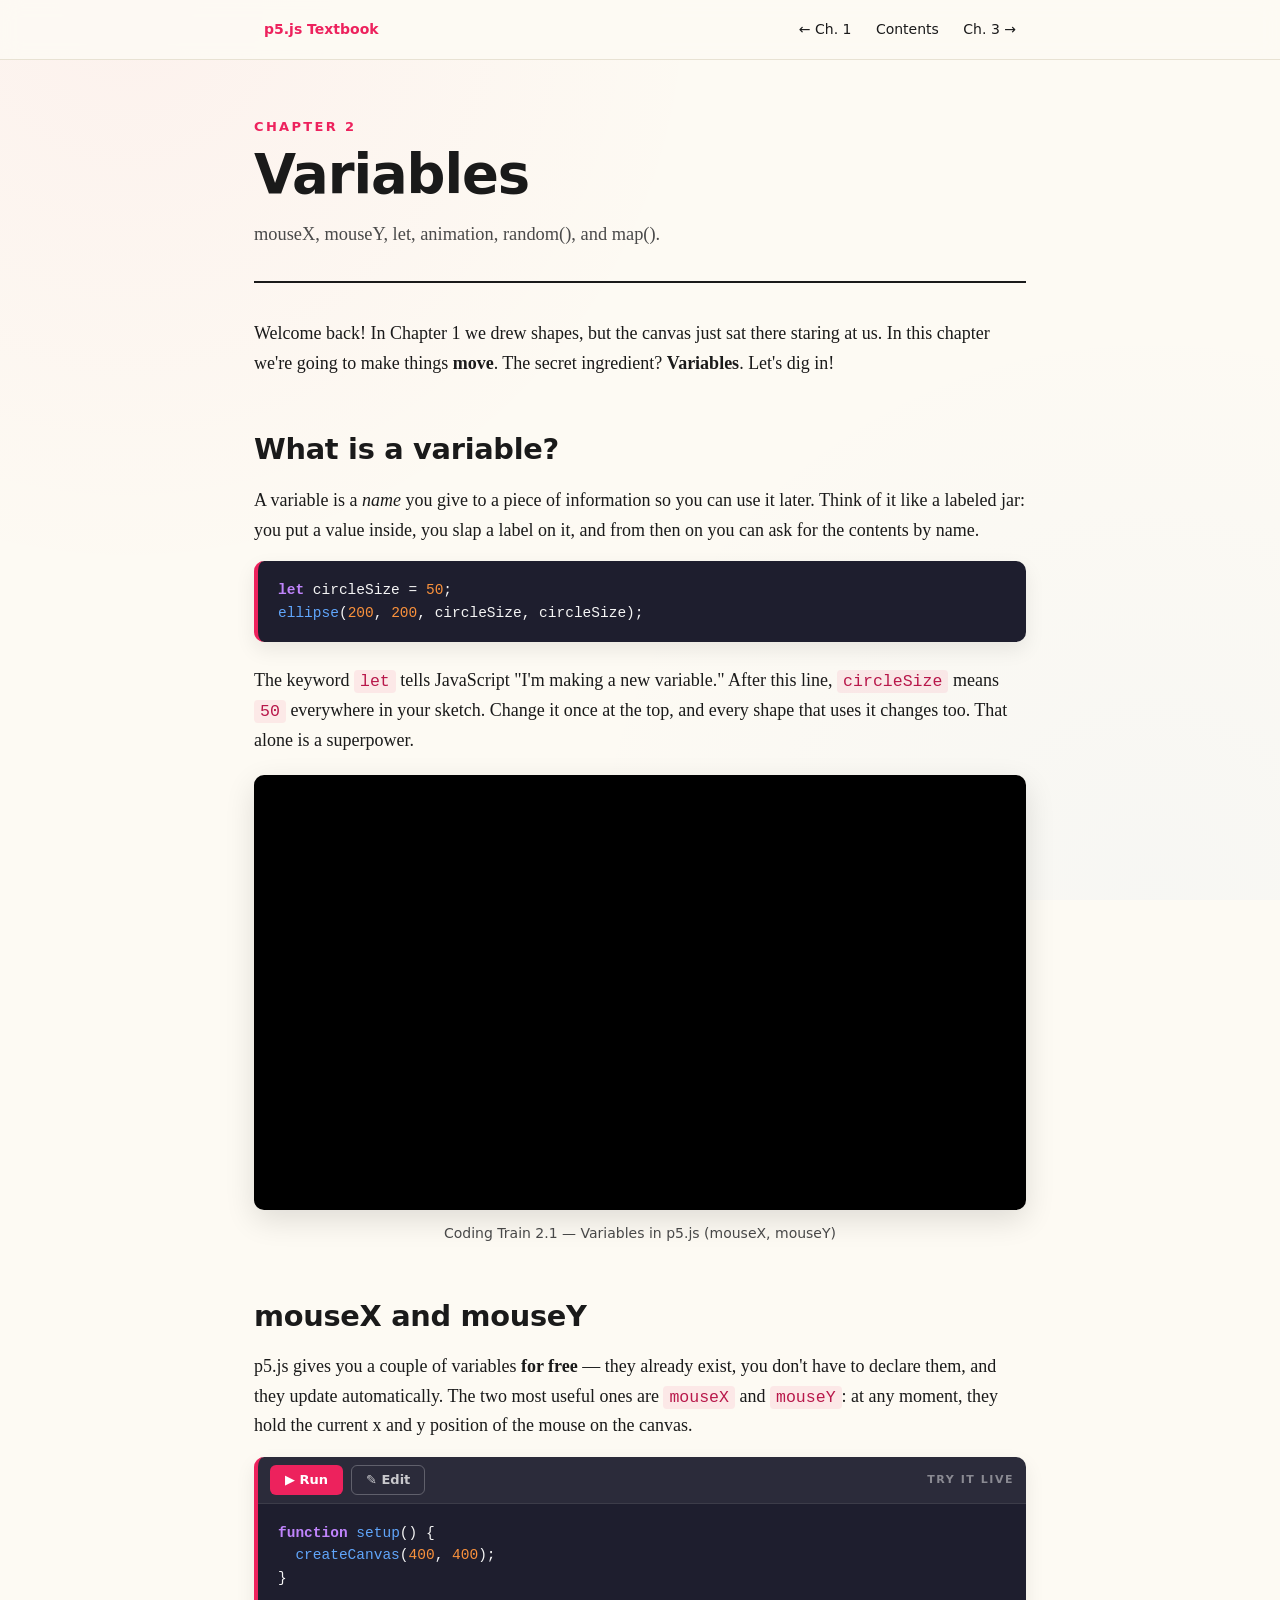
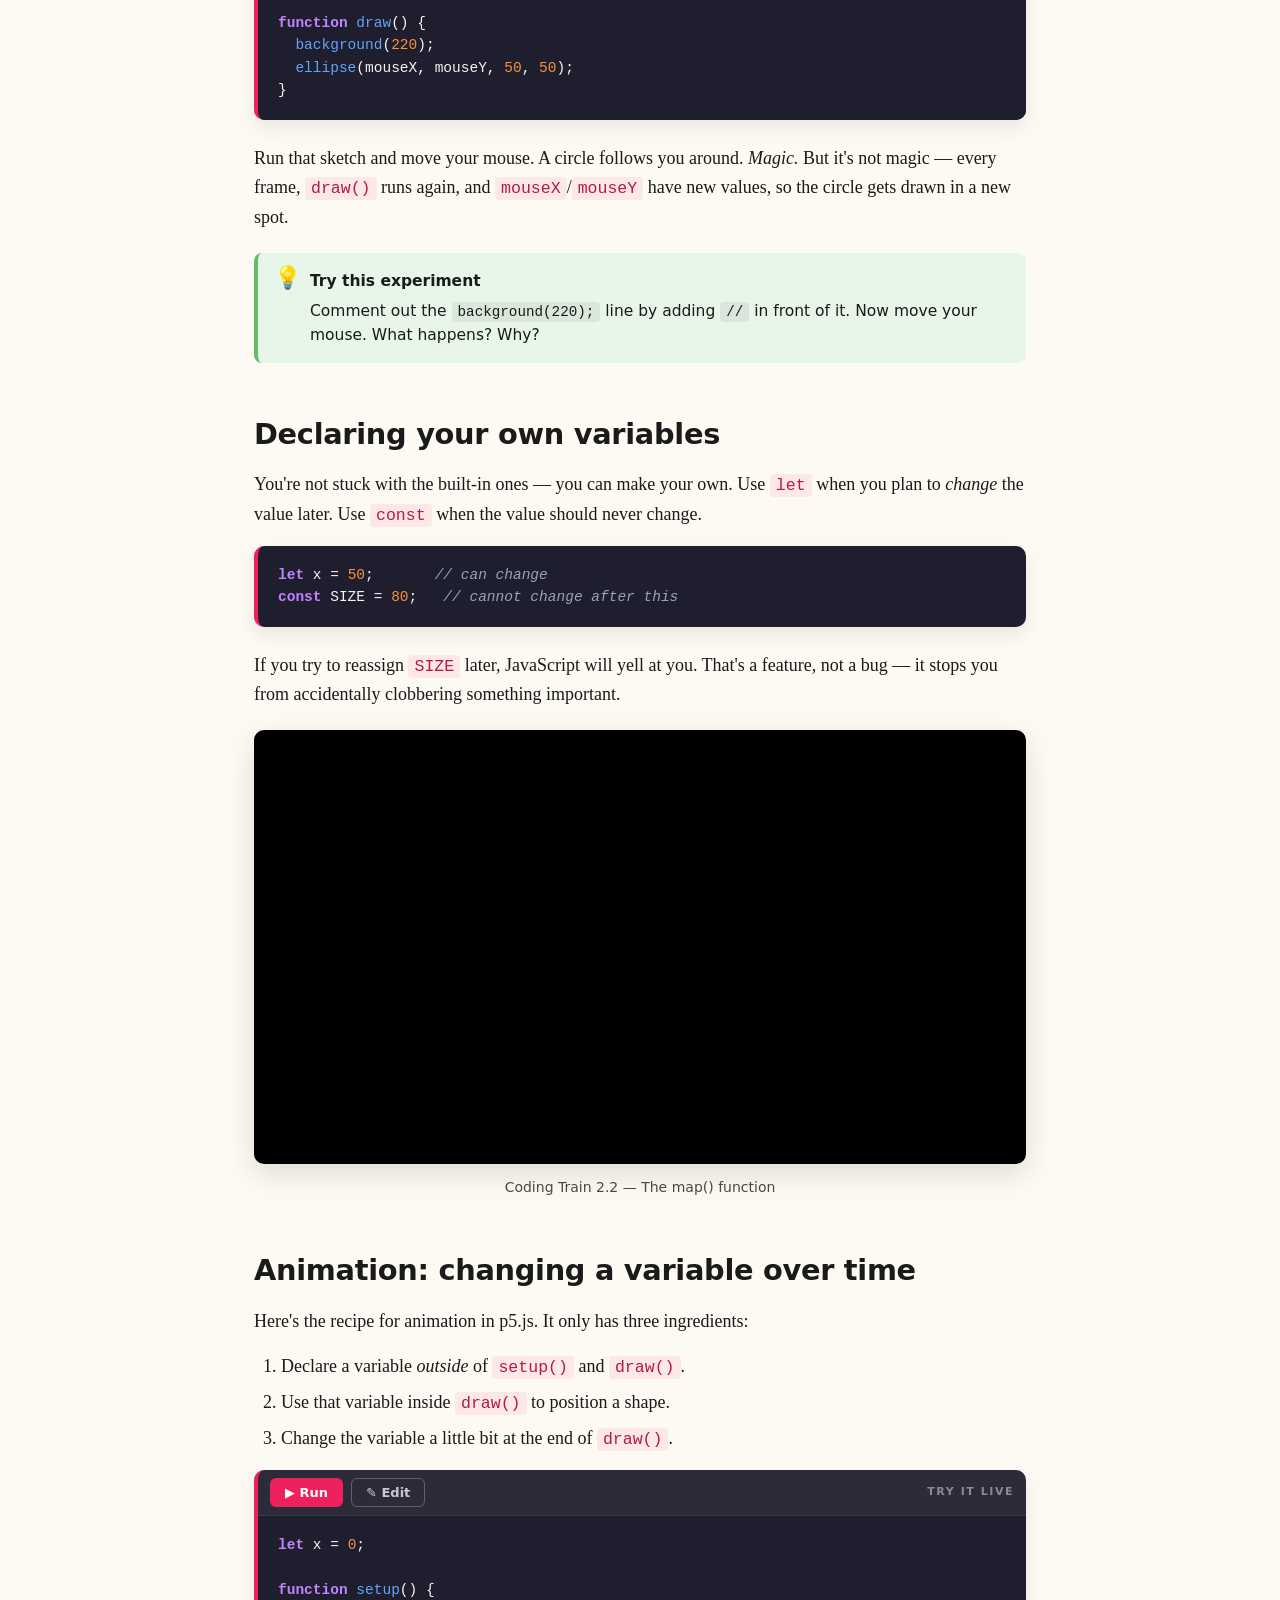
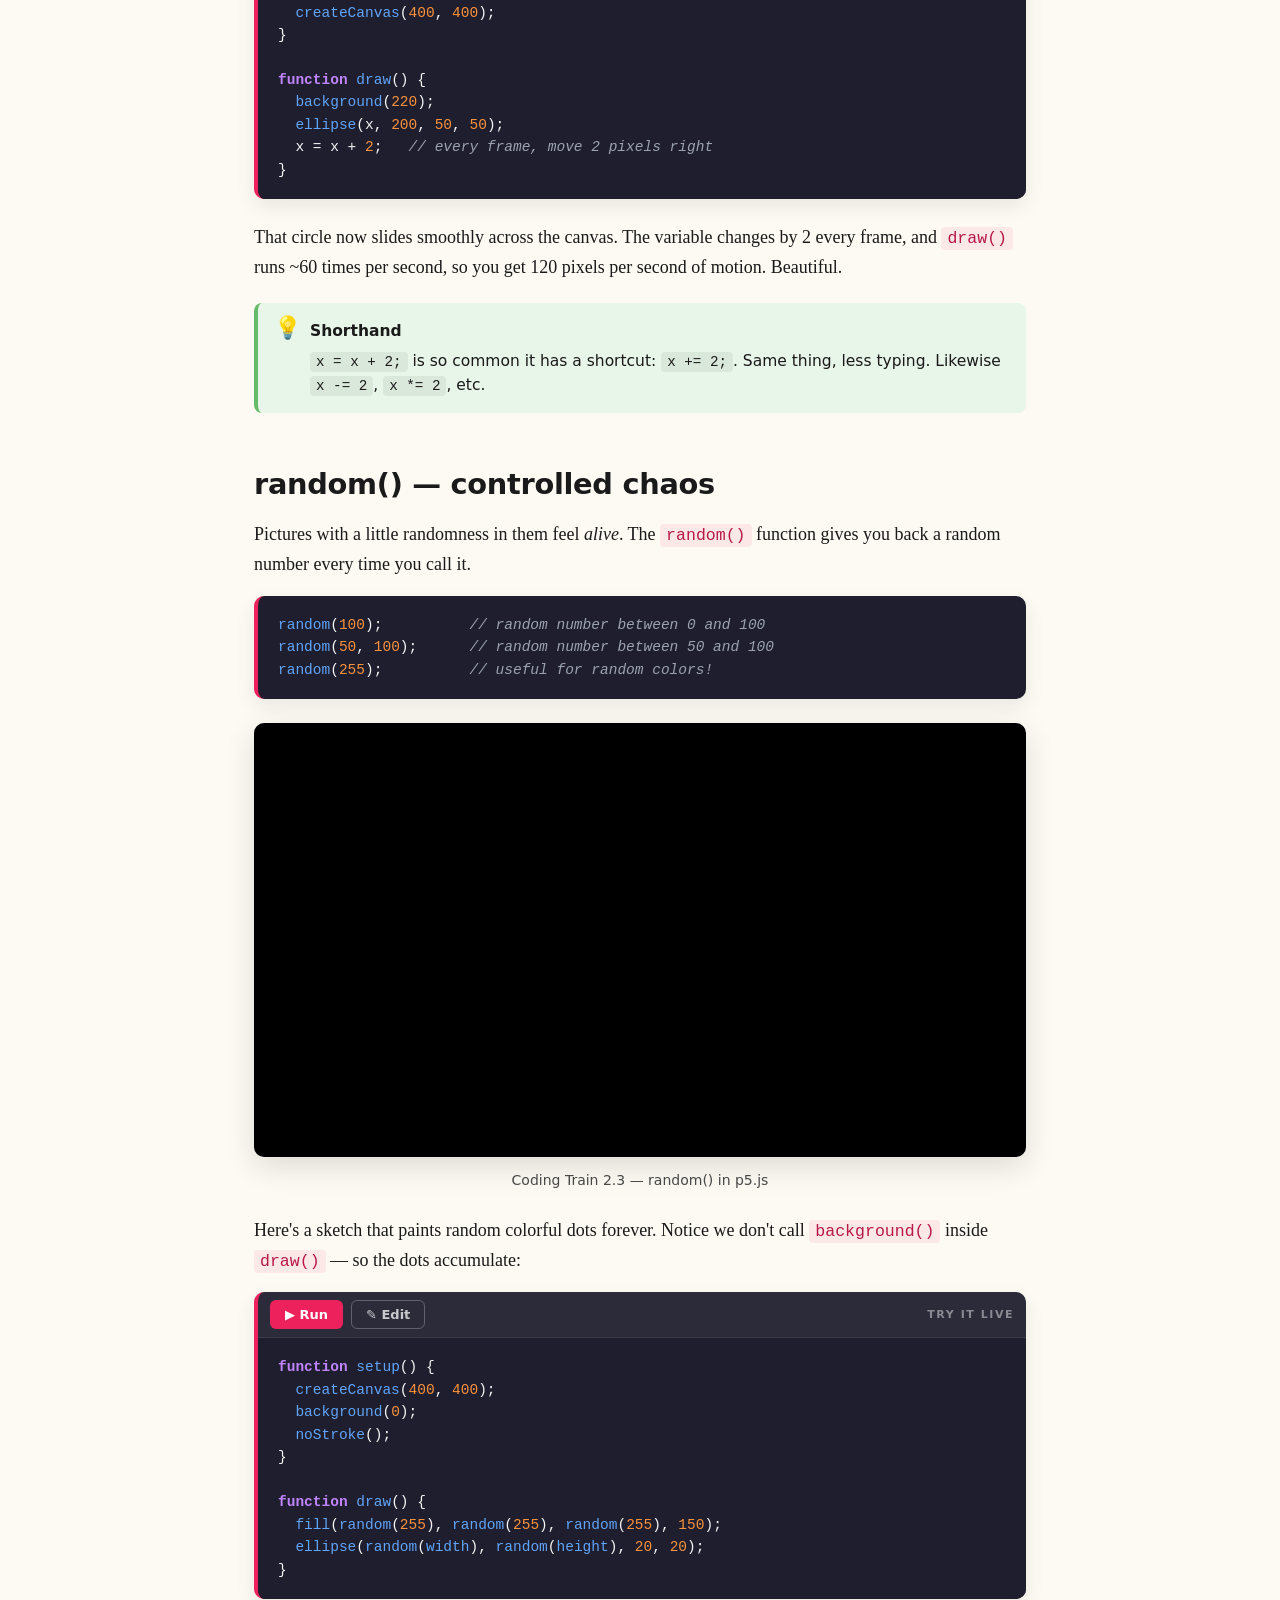
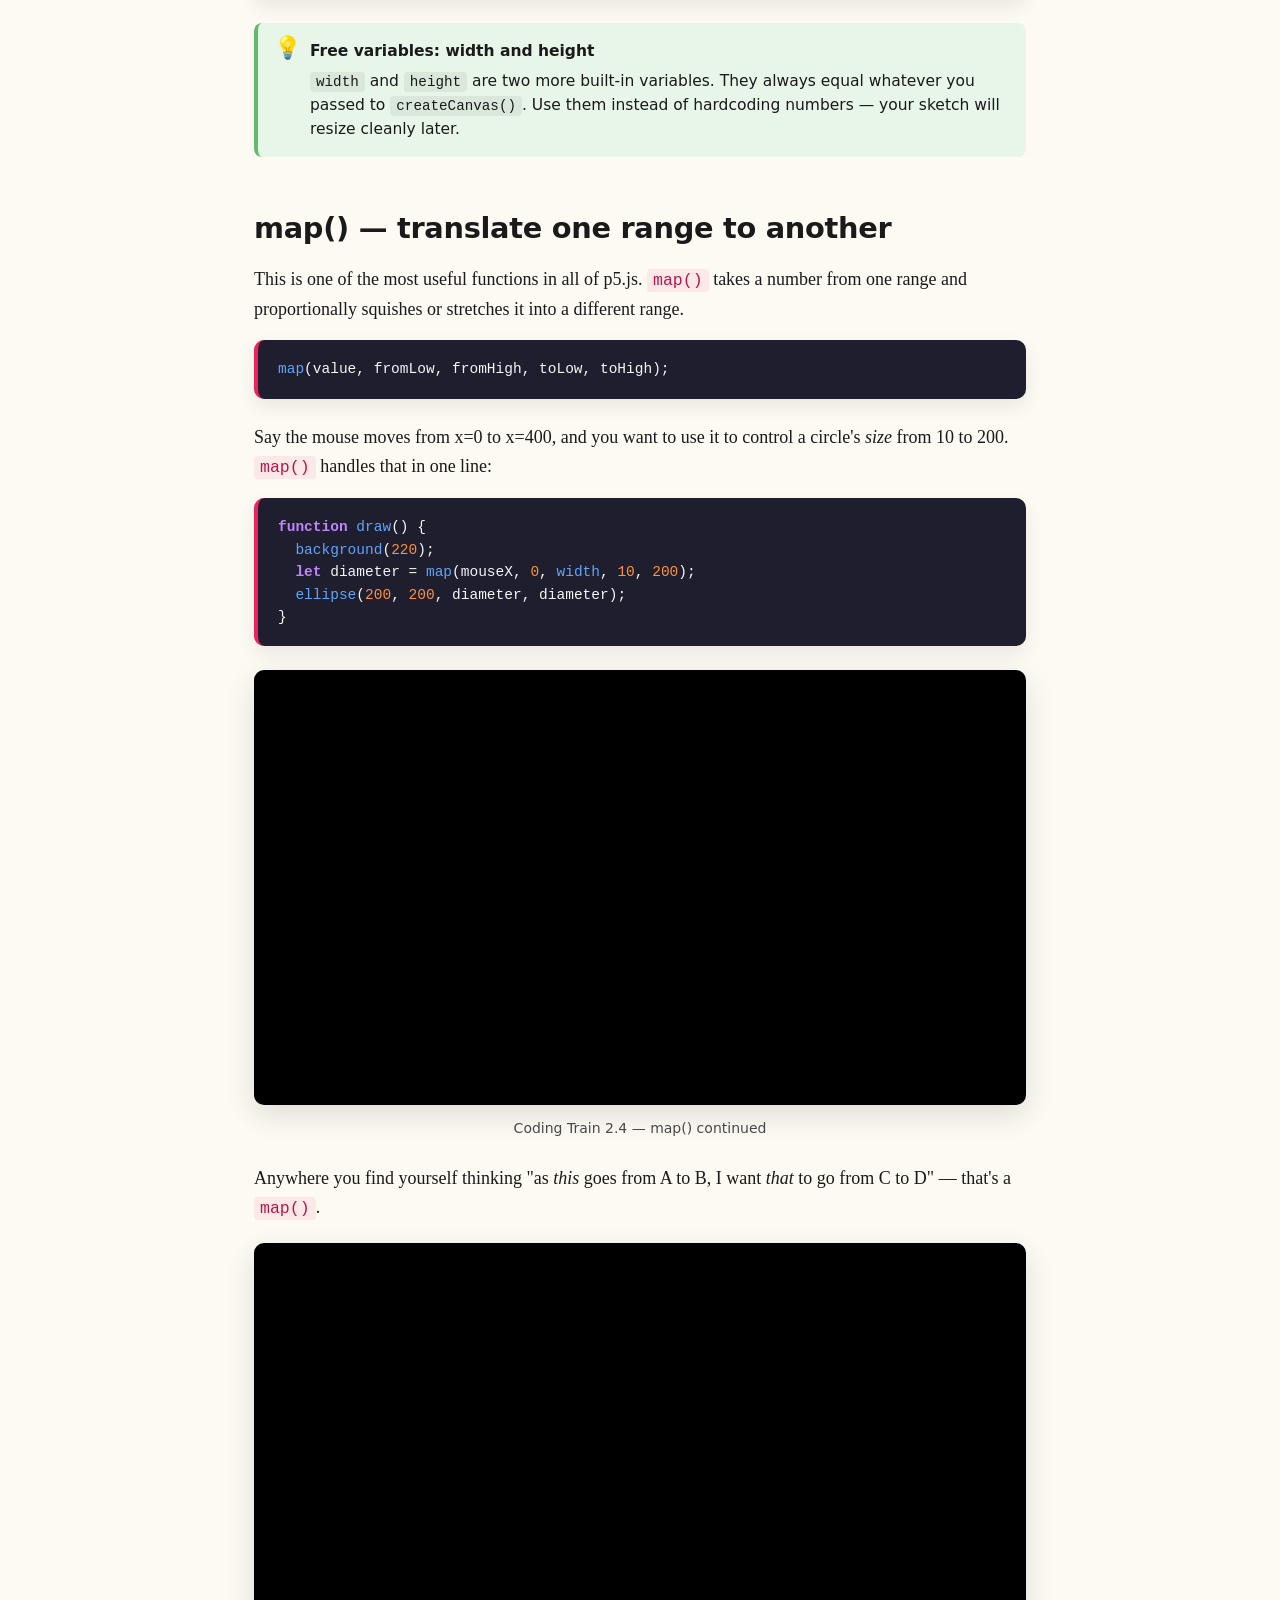
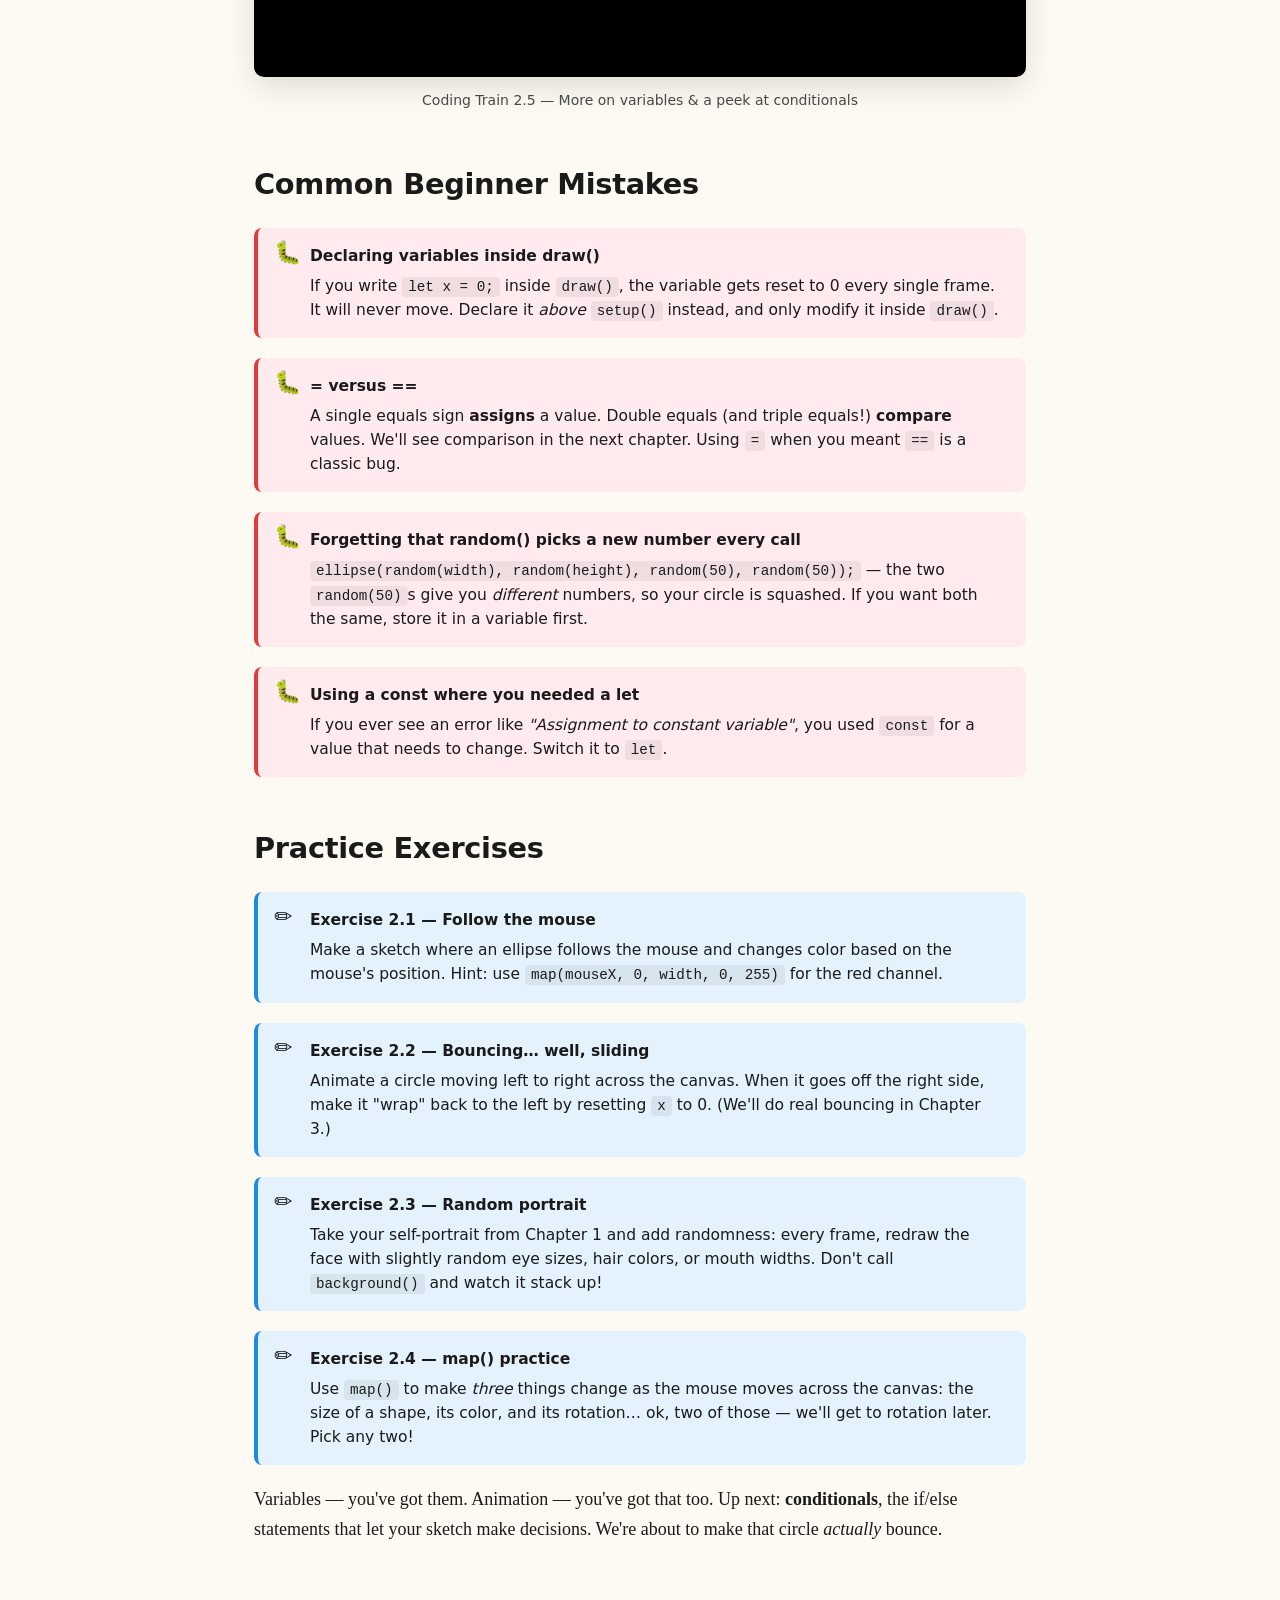
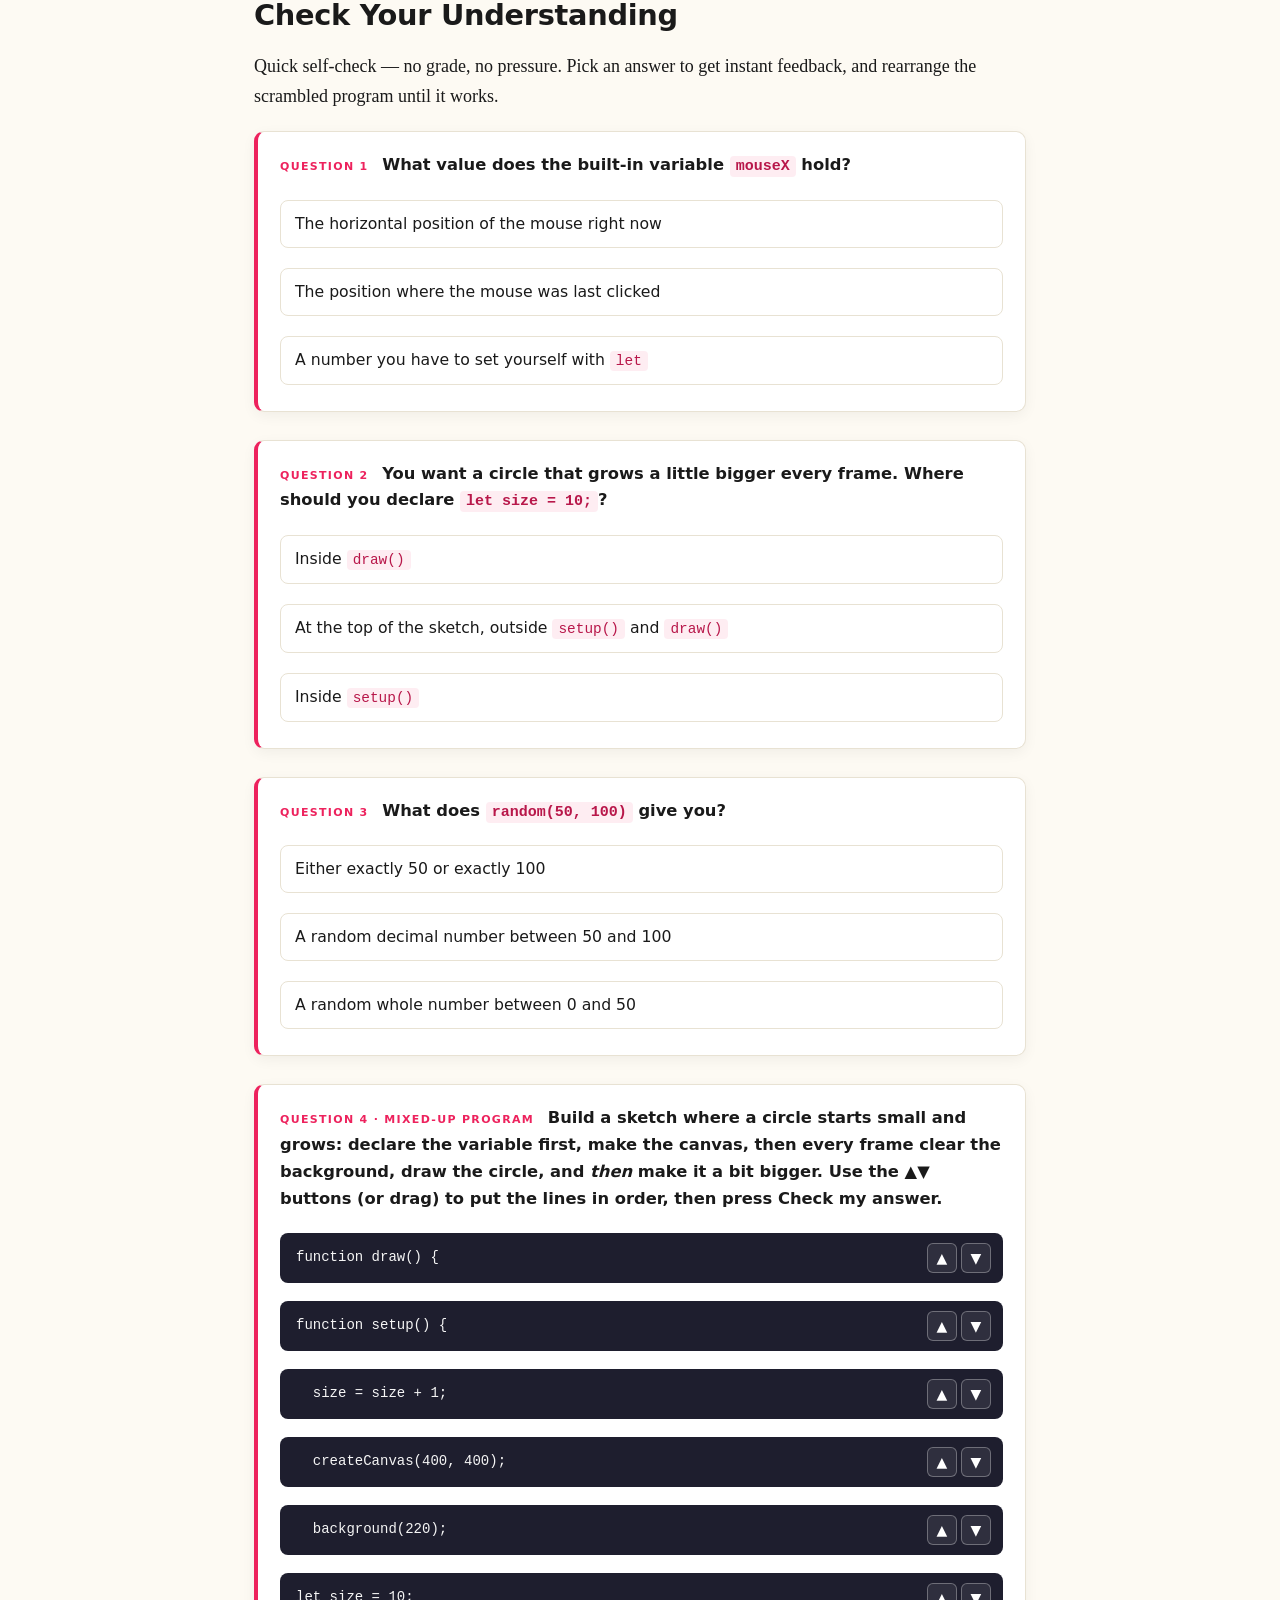
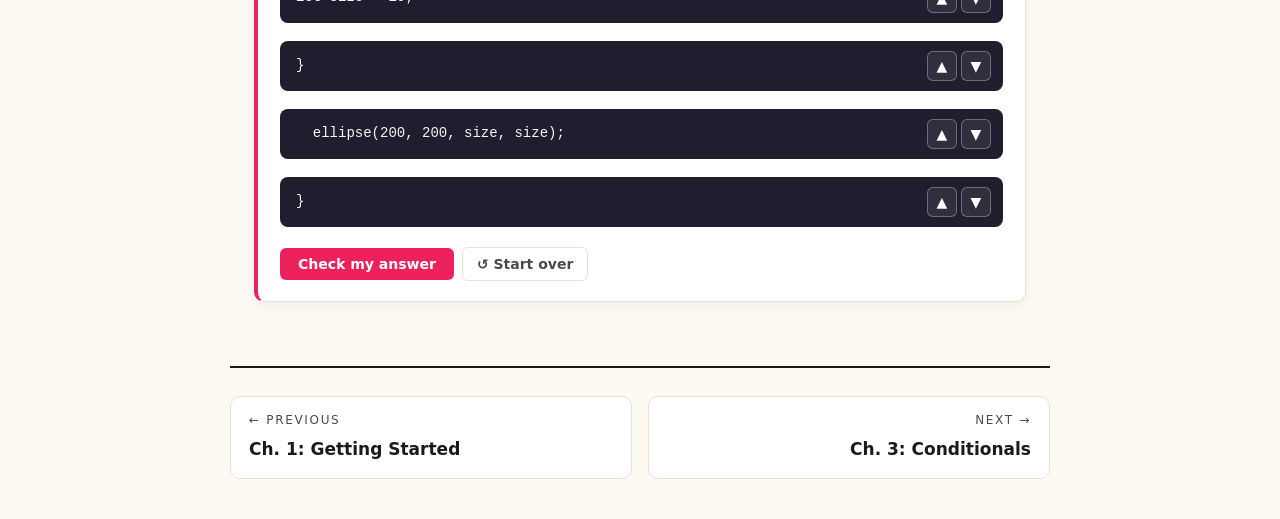
<file: chapter02.html>
<!DOCTYPE html>
<html lang="en">
<head>
<meta charset="utf-8">
<meta name="viewport" content="width=device-width, initial-scale=1">
<title>Chapter 2: Variables — p5.js Textbook</title>
<style>
/* ============================================================
   p5.js Textbook — shared inline stylesheet
   ============================================================ */
:root {
  --bg: #fdfaf3;
  --bg-panel: #ffffff;
  --ink: #1a1a1a;
  --ink-soft: #4a4a4a;
  --accent: #ed225d;        /* p5 pink */
  --accent-dark: #b8174a;
  --rule: #e8e2d3;
  --code-bg: #1e1e2e;
  --code-ink: #f5f5f5;

  --kw: #c084fc;            /* keyword purple */
  --fn: #60a5fa;            /* function blue */
  --num: #fb923c;           /* number orange */
  --com: #9ca3af;           /* comment gray */
  --str: #86efac;           /* string green */
  --cls: #fde047;           /* class-name yellow */

  --tip-bg: #e8f5e9;
  --tip-bd: #66bb6a;
  --alert-bg: #fff8e1;
  --alert-bd: #ffb300;
  --err-bg: #ffebee;
  --err-bd: #e53935;
  --ex-bg: #e3f2fd;
  --ex-bd: #1e88e5;

  --serif: "Iowan Old Style", "Palatino Linotype", "Book Antiqua", Palatino, Georgia, serif;
  --sans: "Helvetica Neue", "Inter", system-ui, -apple-system, Segoe UI, Roboto, sans-serif;
  --mono: "JetBrains Mono", "Fira Code", "SF Mono", Menlo, Consolas, monospace;
}

* { box-sizing: border-box; }

html { scroll-behavior: smooth; }

body {
  margin: 0;
  padding: 0;
  font-family: var(--serif);
  font-size: 18px;
  line-height: 1.65;
  color: var(--ink);
  background: var(--bg);
  background-image:
    radial-gradient(circle at 10% 0%, rgba(237,34,93,0.04) 0%, transparent 40%),
    radial-gradient(circle at 90% 100%, rgba(96,165,250,0.04) 0%, transparent 40%);
  background-attachment: fixed;
}

.wrap {
  max-width: 820px;
  margin: 0 auto;
  padding: 0 24px;
}

/* ---------- Top nav ---------- */
.chapter-nav {
  position: sticky;
  top: 0;
  z-index: 50;
  background: rgba(253,250,243,0.92);
  backdrop-filter: blur(10px);
  -webkit-backdrop-filter: blur(10px);
  border-bottom: 1px solid var(--rule);
  font-family: var(--sans);
  font-size: 14px;
}
.chapter-nav .wrap {
  display: flex;
  align-items: center;
  justify-content: space-between;
  padding-top: 12px;
  padding-bottom: 12px;
  gap: 12px;
}
.chapter-nav a {
  color: var(--ink);
  text-decoration: none;
  padding: 6px 10px;
  border-radius: 6px;
  transition: background 0.15s;
}
.chapter-nav a:hover { background: rgba(237,34,93,0.1); color: var(--accent-dark); }
.chapter-nav .home {
  font-weight: 700;
  color: var(--accent);
}
.chapter-nav .nav-prev::before { content: "← "; }
.chapter-nav .nav-next::after  { content: " →"; }
.chapter-nav .nav-disabled { color: #bbb; pointer-events: none; }

/* ---------- Chapter header ---------- */
.chapter-header {
  padding: 56px 0 32px;
  border-bottom: 2px solid var(--ink);
  margin-bottom: 36px;
}
.chapter-eyebrow {
  font-family: var(--sans);
  font-size: 13px;
  letter-spacing: 0.18em;
  text-transform: uppercase;
  color: var(--accent);
  font-weight: 700;
  margin: 0 0 8px;
}
.chapter-title {
  font-family: var(--sans);
  font-weight: 900;
  font-size: clamp(2rem, 5vw, 3.4rem);
  line-height: 1.05;
  margin: 0 0 16px;
  letter-spacing: -0.02em;
}
.chapter-lede {
  font-size: 1.15rem;
  color: var(--ink-soft);
  margin: 0;
  max-width: 60ch;
}

/* ---------- Typography ---------- */
h2 {
  font-family: var(--sans);
  font-weight: 800;
  font-size: 1.8rem;
  margin: 48px 0 12px;
  letter-spacing: -0.01em;
  scroll-margin-top: 80px;
}
h2 .anchor {
  opacity: 0;
  text-decoration: none;
  color: var(--accent);
  margin-left: 8px;
  font-weight: 400;
  transition: opacity 0.15s;
}
h2:hover .anchor { opacity: 1; }

h3 {
  font-family: var(--sans);
  font-weight: 700;
  font-size: 1.25rem;
  margin: 32px 0 10px;
}

p { margin: 0 0 16px; }
a { color: var(--accent-dark); }
a:hover { color: var(--accent); }

strong { font-weight: 700; }
em { font-style: italic; }

ul, ol { margin: 0 0 16px; padding-left: 1.5em; }
li { margin: 6px 0; }

/* ---------- Inline code & code blocks ---------- */
code {
  font-family: var(--mono);
  font-size: 0.92em;
  background: rgba(237,34,93,0.08);
  color: var(--accent-dark);
  padding: 2px 6px;
  border-radius: 4px;
}

pre {
  background: var(--code-bg);
  color: var(--code-ink);
  font-family: var(--mono);
  font-size: 14.5px;
  line-height: 1.55;
  padding: 18px 20px;
  border-radius: 10px;
  overflow-x: auto;
  margin: 16px 0 24px;
  border-left: 4px solid var(--accent);
  box-shadow: 0 8px 20px rgba(0,0,0,0.08);
}
pre code {
  background: transparent;
  color: inherit;
  padding: 0;
  border-radius: 0;
  font-size: inherit;
}

.keyword    { color: var(--kw); font-weight: 600; }
.function   { color: var(--fn); }
.number     { color: var(--num); }
.comment    { color: var(--com); font-style: italic; }
.string     { color: var(--str); }
.class-name { color: var(--cls); font-weight: 600; }

/* ---------- Video container ---------- */
.video-container {
  position: relative;
  width: 100%;
  padding-top: 56.25%;       /* 16:9 */
  margin: 20px 0 28px;
  border-radius: 10px;
  overflow: hidden;
  box-shadow: 0 10px 30px rgba(0,0,0,0.12);
  background: #000;
}
.video-container iframe {
  position: absolute;
  inset: 0;
  width: 100%;
  height: 100%;
  border: 0;
}
.video-caption {
  font-family: var(--sans);
  font-size: 14px;
  color: var(--ink-soft);
  margin: -16px 0 24px;
  text-align: center;
}

/* ---------- Callouts ---------- */
.tip, .alert, .error-example, .exercise {
  padding: 16px 20px 16px 52px;
  border-radius: 8px;
  margin: 20px 0;
  position: relative;
  font-family: var(--sans);
  font-size: 15.5px;
  line-height: 1.55;
}
.tip::before, .alert::before, .error-example::before, .exercise::before {
  position: absolute;
  left: 16px;
  top: 14px;
  font-size: 22px;
  line-height: 1;
}
.tip            { background: var(--tip-bg);   border-left: 4px solid var(--tip-bd); }
.tip::before    { content: "💡"; }
.alert          { background: var(--alert-bg); border-left: 4px solid var(--alert-bd); }
.alert::before  { content: "⚠️"; }
.error-example  { background: var(--err-bg);   border-left: 4px solid var(--err-bd); }
.error-example::before { content: "🐛"; }
.exercise       { background: var(--ex-bg);    border-left: 4px solid var(--ex-bd); }
.exercise::before { content: "✏️"; }

.callout-title {
  display: block;
  font-weight: 700;
  margin-bottom: 6px;
  font-family: var(--sans);
}

.tip code, .alert code, .error-example code, .exercise code {
  background: rgba(0,0,0,0.06);
  color: inherit;
}

/* ---------- Tables ---------- */
table {
  border-collapse: collapse;
  width: 100%;
  margin: 16px 0 24px;
  font-family: var(--sans);
  font-size: 15px;
}
th, td {
  border-bottom: 1px solid var(--rule);
  padding: 10px 12px;
  text-align: left;
}
th { background: rgba(0,0,0,0.03); font-weight: 700; }

/* ---------- Footer nav ---------- */
.chapter-footer {
  margin-top: 64px;
  padding: 28px 0 48px;
  border-top: 2px solid var(--ink);
  display: flex;
  justify-content: space-between;
  gap: 16px;
  font-family: var(--sans);
}
.chapter-footer a {
  text-decoration: none;
  color: var(--ink);
  padding: 14px 18px;
  border: 1px solid var(--rule);
  border-radius: 10px;
  flex: 1;
  background: var(--bg-panel);
  transition: transform 0.15s, box-shadow 0.15s, border-color 0.15s;
}
.chapter-footer a:hover {
  transform: translateY(-2px);
  box-shadow: 0 8px 20px rgba(0,0,0,0.08);
  border-color: var(--accent);
}
.chapter-footer .label {
  display: block;
  font-size: 12px;
  letter-spacing: 0.14em;
  text-transform: uppercase;
  color: var(--ink-soft);
  margin-bottom: 4px;
}
.chapter-footer .title {
  font-weight: 700;
  font-size: 17px;
}
.chapter-footer .next { text-align: right; }
.chapter-footer .disabled { opacity: 0.4; pointer-events: none; }

/* ---------- Index page extras ---------- */
.toc-grid {
  display: grid;
  grid-template-columns: repeat(auto-fill, minmax(280px, 1fr));
  gap: 18px;
  margin: 32px 0;
}
.toc-card {
  display: block;
  padding: 22px;
  background: var(--bg-panel);
  border: 1px solid var(--rule);
  border-radius: 12px;
  text-decoration: none;
  color: var(--ink);
  transition: transform 0.18s, box-shadow 0.18s, border-color 0.18s;
  position: relative;
  overflow: hidden;
}
.toc-card::before {
  content: "";
  position: absolute;
  top: 0; left: 0;
  width: 100%; height: 4px;
  background: var(--accent);
  transform: scaleX(0);
  transform-origin: left;
  transition: transform 0.25s;
}
.toc-card:hover {
  transform: translateY(-4px);
  box-shadow: 0 12px 30px rgba(0,0,0,0.1);
  border-color: var(--accent);
}
.toc-card:hover::before { transform: scaleX(1); }
.toc-num {
  font-family: var(--mono);
  font-size: 13px;
  color: var(--accent);
  font-weight: 700;
  letter-spacing: 0.1em;
}
.toc-title {
  font-family: var(--sans);
  font-weight: 800;
  font-size: 1.3rem;
  margin: 6px 0 8px;
}
.toc-desc {
  font-size: 15px;
  color: var(--ink-soft);
  line-height: 1.5;
}

/* ---------- Responsive ---------- */
@media (max-width: 600px) {
  body { font-size: 17px; }
  .wrap { padding: 0 18px; }
  .chapter-nav { font-size: 13px; }
  .chapter-nav .wrap { gap: 8px; }
  .chapter-nav a { padding: 6px 6px; }
  pre { font-size: 13.5px; padding: 14px; }
  .chapter-footer { flex-direction: column; }
  .chapter-footer .next { text-align: left; }
}

/* ---------- Print ---------- */
@media print {
  body { background: white; color: black; font-size: 11pt; }
  .chapter-nav, .chapter-footer, .video-container { display: none; }
  pre { box-shadow: none; border: 1px solid #ccc; page-break-inside: avoid; }
  h2, h3 { page-break-after: avoid; }
  .tip, .alert, .error-example, .exercise {
    border: 1px solid #999; background: #f5f5f5 !important; color: black;
  }
  a { color: black; text-decoration: underline; }
}

</style>
<link rel="stylesheet" href="assets/interactive.css">
<script defer src="assets/interactive.js"></script>
</head>
<body>
<nav class="chapter-nav">
  <div class="wrap">
    <a class="home" href="index.html">p5.js Textbook</a>
    <div class="nav-links">
      <a class="nav-prev" href="chapter01.html">Ch. 1</a>
      <a href="index.html">Contents</a>
      <a class="nav-next" href="chapter03.html">Ch. 3</a>
    </div>
  </div>
</nav>
<main class="wrap">
  <header class="chapter-header">
    <p class="chapter-eyebrow">Chapter 2</p>
    <h1 class="chapter-title">Variables</h1>
    <p class="chapter-lede">mouseX, mouseY, let, animation, random(), and map().</p>
  </header>

<p>Welcome back! In Chapter 1 we drew shapes, but the canvas just sat there staring at us. In this chapter we're going to make things <strong>move</strong>. The secret ingredient? <strong>Variables</strong>. Let's dig in!</p>

<h2 id="what-is-a-variable">What is a variable? <a class="anchor" href="#what-is-a-variable">#</a></h2>

<p>A variable is a <em>name</em> you give to a piece of information so you can use it later. Think of it like a labeled jar: you put a value inside, you slap a label on it, and from then on you can ask for the contents by name.</p>

<pre><code><span class="keyword">let</span> circleSize = <span class="number">50</span>;
<span class="function">ellipse</span>(<span class="number">200</span>, <span class="number">200</span>, circleSize, circleSize);</code></pre>

<p>The keyword <code>let</code> tells JavaScript "I'm making a new variable." After this line, <code>circleSize</code> means <code>50</code> everywhere in your sketch. Change it once at the top, and every shape that uses it changes too. That alone is a superpower.</p>

<div class="video-container">
  <iframe src="https://www.youtube.com/embed/7A5tKW9HGoM" title="2.1 Variables in p5.js (mouseX, mouseY)" allowfullscreen></iframe>
</div>
<p class="video-caption">Coding Train 2.1 — Variables in p5.js (mouseX, mouseY)</p>

<h2 id="mousex-mousey">mouseX and mouseY <a class="anchor" href="#mousex-mousey">#</a></h2>

<p>p5.js gives you a couple of variables <strong>for free</strong> — they already exist, you don't have to declare them, and they update automatically. The two most useful ones are <code>mouseX</code> and <code>mouseY</code>: at any moment, they hold the current x and y position of the mouse on the canvas.</p>

<pre class="runnable"><code><span class="keyword">function</span> <span class="function">setup</span>() {
  <span class="function">createCanvas</span>(<span class="number">400</span>, <span class="number">400</span>);
}

<span class="keyword">function</span> <span class="function">draw</span>() {
  <span class="function">background</span>(<span class="number">220</span>);
  <span class="function">ellipse</span>(mouseX, mouseY, <span class="number">50</span>, <span class="number">50</span>);
}</code></pre>

<p>Run that sketch and move your mouse. A circle follows you around. <em>Magic.</em> But it's not magic — every frame, <code>draw()</code> runs again, and <code>mouseX</code>/<code>mouseY</code> have new values, so the circle gets drawn in a new spot.</p>

<div class="tip">
<span class="callout-title">Try this experiment</span>
Comment out the <code>background(220);</code> line by adding <code>//</code> in front of it. Now move your mouse. What happens? Why?
</div>

<h2 id="declaring-variables">Declaring your own variables <a class="anchor" href="#declaring-variables">#</a></h2>

<p>You're not stuck with the built-in ones — you can make your own. Use <code>let</code> when you plan to <em>change</em> the value later. Use <code>const</code> when the value should never change.</p>

<pre><code><span class="keyword">let</span> x = <span class="number">50</span>;       <span class="comment">// can change</span>
<span class="keyword">const</span> SIZE = <span class="number">80</span>;   <span class="comment">// cannot change after this</span></code></pre>

<p>If you try to reassign <code>SIZE</code> later, JavaScript will yell at you. That's a feature, not a bug — it stops you from accidentally clobbering something important.</p>

<div class="video-container">
  <iframe src="https://www.youtube.com/embed/dRhXIIFp-ys" title="2.2 The map() function" allowfullscreen></iframe>
</div>
<p class="video-caption">Coding Train 2.2 — The map() function</p>

<h2 id="animation">Animation: changing a variable over time <a class="anchor" href="#animation">#</a></h2>

<p>Here's the recipe for animation in p5.js. It only has three ingredients:</p>

<ol>
  <li>Declare a variable <em>outside</em> of <code>setup()</code> and <code>draw()</code>.</li>
  <li>Use that variable inside <code>draw()</code> to position a shape.</li>
  <li>Change the variable a little bit at the end of <code>draw()</code>.</li>
</ol>

<pre class="runnable"><code><span class="keyword">let</span> x = <span class="number">0</span>;

<span class="keyword">function</span> <span class="function">setup</span>() {
  <span class="function">createCanvas</span>(<span class="number">400</span>, <span class="number">400</span>);
}

<span class="keyword">function</span> <span class="function">draw</span>() {
  <span class="function">background</span>(<span class="number">220</span>);
  <span class="function">ellipse</span>(x, <span class="number">200</span>, <span class="number">50</span>, <span class="number">50</span>);
  x = x + <span class="number">2</span>;   <span class="comment">// every frame, move 2 pixels right</span>
}</code></pre>

<p>That circle now slides smoothly across the canvas. The variable changes by 2 every frame, and <code>draw()</code> runs ~60 times per second, so you get 120 pixels per second of motion. Beautiful.</p>

<div class="tip">
<span class="callout-title">Shorthand</span>
<code>x = x + 2;</code> is so common it has a shortcut: <code>x += 2;</code>. Same thing, less typing. Likewise <code>x -= 2</code>, <code>x *= 2</code>, etc.
</div>

<h2 id="random">random() — controlled chaos <a class="anchor" href="#random">#</a></h2>

<p>Pictures with a little randomness in them feel <em>alive</em>. The <code>random()</code> function gives you back a random number every time you call it.</p>

<pre><code><span class="function">random</span>(<span class="number">100</span>);          <span class="comment">// random number between 0 and 100</span>
<span class="function">random</span>(<span class="number">50</span>, <span class="number">100</span>);      <span class="comment">// random number between 50 and 100</span>
<span class="function">random</span>(<span class="number">255</span>);          <span class="comment">// useful for random colors!</span></code></pre>

<div class="video-container">
  <iframe src="https://www.youtube.com/embed/T26OJGjI8qI" title="2.3 random() in p5.js" allowfullscreen></iframe>
</div>
<p class="video-caption">Coding Train 2.3 — random() in p5.js</p>

<p>Here's a sketch that paints random colorful dots forever. Notice we don't call <code>background()</code> inside <code>draw()</code> — so the dots accumulate:</p>

<pre class="runnable"><code><span class="keyword">function</span> <span class="function">setup</span>() {
  <span class="function">createCanvas</span>(<span class="number">400</span>, <span class="number">400</span>);
  <span class="function">background</span>(<span class="number">0</span>);
  <span class="function">noStroke</span>();
}

<span class="keyword">function</span> <span class="function">draw</span>() {
  <span class="function">fill</span>(<span class="function">random</span>(<span class="number">255</span>), <span class="function">random</span>(<span class="number">255</span>), <span class="function">random</span>(<span class="number">255</span>), <span class="number">150</span>);
  <span class="function">ellipse</span>(<span class="function">random</span>(<span class="function">width</span>), <span class="function">random</span>(<span class="function">height</span>), <span class="number">20</span>, <span class="number">20</span>);
}</code></pre>

<div class="tip">
<span class="callout-title">Free variables: width and height</span>
<code>width</code> and <code>height</code> are two more built-in variables. They always equal whatever you passed to <code>createCanvas()</code>. Use them instead of hardcoding numbers — your sketch will resize cleanly later.
</div>

<h2 id="map">map() — translate one range to another <a class="anchor" href="#map">#</a></h2>

<p>This is one of the most useful functions in all of p5.js. <code>map()</code> takes a number from one range and proportionally squishes or stretches it into a different range.</p>

<pre><code><span class="function">map</span>(value, fromLow, fromHigh, toLow, toHigh);</code></pre>

<p>Say the mouse moves from x=0 to x=400, and you want to use it to control a circle's <em>size</em> from 10 to 200. <code>map()</code> handles that in one line:</p>

<pre><code><span class="keyword">function</span> <span class="function">draw</span>() {
  <span class="function">background</span>(<span class="number">220</span>);
  <span class="keyword">let</span> diameter = <span class="function">map</span>(mouseX, <span class="number">0</span>, <span class="function">width</span>, <span class="number">10</span>, <span class="number">200</span>);
  <span class="function">ellipse</span>(<span class="number">200</span>, <span class="number">200</span>, diameter, diameter);
}</code></pre>

<div class="video-container">
  <iframe src="https://www.youtube.com/embed/POn4cZ0jL-o" title="2.4 The map() function continued" allowfullscreen></iframe>
</div>
<p class="video-caption">Coding Train 2.4 — map() continued</p>

<p>Anywhere you find yourself thinking "as <em>this</em> goes from A to B, I want <em>that</em> to go from C to D" — that's a <code>map()</code>.</p>

<div class="video-container">
  <iframe src="https://www.youtube.com/embed/nicMAoW6u1g" title="2.5 Conditional Statements (preview)" allowfullscreen></iframe>
</div>
<p class="video-caption">Coding Train 2.5 — More on variables &amp; a peek at conditionals</p>

<h2 id="common-mistakes">Common Beginner Mistakes <a class="anchor" href="#common-mistakes">#</a></h2>

<div class="error-example">
<span class="callout-title">Declaring variables inside draw()</span>
If you write <code>let x = 0;</code> inside <code>draw()</code>, the variable gets reset to 0 every single frame. It will never move. Declare it <em>above</em> <code>setup()</code> instead, and only modify it inside <code>draw()</code>.
</div>

<div class="error-example">
<span class="callout-title">= versus ==</span>
A single equals sign <strong>assigns</strong> a value. Double equals (and triple equals!) <strong>compare</strong> values. We'll see comparison in the next chapter. Using <code>=</code> when you meant <code>==</code> is a classic bug.
</div>

<div class="error-example">
<span class="callout-title">Forgetting that random() picks a new number every call</span>
<code>ellipse(random(width), random(height), random(50), random(50));</code> — the two <code>random(50)</code>s give you <em>different</em> numbers, so your circle is squashed. If you want both the same, store it in a variable first.
</div>

<div class="error-example">
<span class="callout-title">Using a const where you needed a let</span>
If you ever see an error like <em>"Assignment to constant variable"</em>, you used <code>const</code> for a value that needs to change. Switch it to <code>let</code>.
</div>

<h2 id="exercises">Practice Exercises <a class="anchor" href="#exercises">#</a></h2>

<div class="exercise">
<span class="callout-title">Exercise 2.1 — Follow the mouse</span>
Make a sketch where an ellipse follows the mouse and changes color based on the mouse's position. Hint: use <code>map(mouseX, 0, width, 0, 255)</code> for the red channel.
</div>

<div class="exercise">
<span class="callout-title">Exercise 2.2 — Bouncing… well, sliding</span>
Animate a circle moving left to right across the canvas. When it goes off the right side, make it "wrap" back to the left by resetting <code>x</code> to 0. (We'll do real bouncing in Chapter 3.)
</div>

<div class="exercise">
<span class="callout-title">Exercise 2.3 — Random portrait</span>
Take your self-portrait from Chapter 1 and add randomness: every frame, redraw the face with slightly random eye sizes, hair colors, or mouth widths. Don't call <code>background()</code> and watch it stack up!
</div>

<div class="exercise">
<span class="callout-title">Exercise 2.4 — map() practice</span>
Use <code>map()</code> to make <em>three</em> things change as the mouse moves across the canvas: the size of a shape, its color, and its rotation… ok, two of those — we'll get to rotation later. Pick any two!
</div>

<p>Variables — you've got them. Animation — you've got that too. Up next: <strong>conditionals</strong>, the if/else statements that let your sketch make decisions. We're about to make that circle <em>actually</em> bounce.</p>


<section class="quiz-section">
<h2 id="check-yourself">Check Your Understanding <a class="anchor" href="#check-yourself">#</a></h2>
<p>Quick self-check — no grade, no pressure. Pick an answer to get instant feedback, and rearrange the scrambled program until it works.</p>
<div class="quiz-card quiz-mc">
<p class="quiz-q"><span class="quiz-tag">Question 1</span> What value does the built-in variable <code>mouseX</code> hold?</p>
<ol class="quiz-opts">
<li data-correct="" data-explain="p5 updates mouseX (and mouseY) automatically every frame, so your sketch can follow the mouse.">The horizontal position of the mouse right now</li>
<li data-explain="mouseX updates constantly as the mouse moves — no click required.">The position where the mouse was last clicked</li>
<li data-explain="mouseX comes built in — p5 declares and updates it for you.">A number you have to set yourself with <code>let</code></li>
</ol>
</div>
<div class="quiz-card quiz-mc">
<p class="quiz-q"><span class="quiz-tag">Question 2</span> You want a circle that grows a little bigger every frame. Where should you declare <code>let size = 10;</code>?</p>
<ol class="quiz-opts">
<li data-explain="Declaring it inside draw() re-creates it at 10 every single frame — the circle never grows.">Inside <code>draw()</code></li>
<li data-correct="" data-explain="A global variable is declared once and keeps its value between frames, so size can keep climbing.">At the top of the sketch, outside <code>setup()</code> and <code>draw()</code></li>
<li data-explain="A variable declared inside setup() only exists inside setup() — draw() can&#x27;t see it.">Inside <code>setup()</code></li>
</ol>
</div>
<div class="quiz-card quiz-mc">
<p class="quiz-q"><span class="quiz-tag">Question 3</span> What does <code>random(50, 100)</code> give you?</p>
<ol class="quiz-opts">
<li data-explain="It&#x27;s not a coin flip between the two — it picks from the whole range.">Either exactly 50 or exactly 100</li>
<li data-correct="" data-explain="You get a decimal like 73.281 somewhere in that range — a new one every time you call it.">A random decimal number between 50 and 100</li>
<li data-explain="With two arguments, the first is the minimum and the second is the maximum.">A random whole number between 0 and 50</li>
</ol>
</div>
<div class="quiz-card parsons">
<p class="quiz-q"><span class="quiz-tag">Question 4 · Mixed-up program</span> Build a sketch where a circle starts small and grows: declare the variable first, make the canvas, then every frame clear the background, draw the circle, and <em>then</em> make it a bit bigger. Use the ▲▼ buttons (or drag) to put the lines in order, then press <strong>Check my answer</strong>.</p>
<pre class="parsons-source" hidden><code>let size = 10;
function setup() {
  createCanvas(400, 400);
}
function draw() {
  background(220);
  ellipse(200, 200, size, size);
  size = size + 1;
}</code></pre>
</div>
</section>
</main>
<footer class="chapter-footer wrap">
  <a href="chapter01.html"><span class="label">← Previous</span><span class="title">Ch. 1: Getting Started</span></a>
  <a class="next" href="chapter03.html"><span class="label">Next →</span><span class="title">Ch. 3: Conditionals</span></a>
</footer>
</body>
</html>
</file>
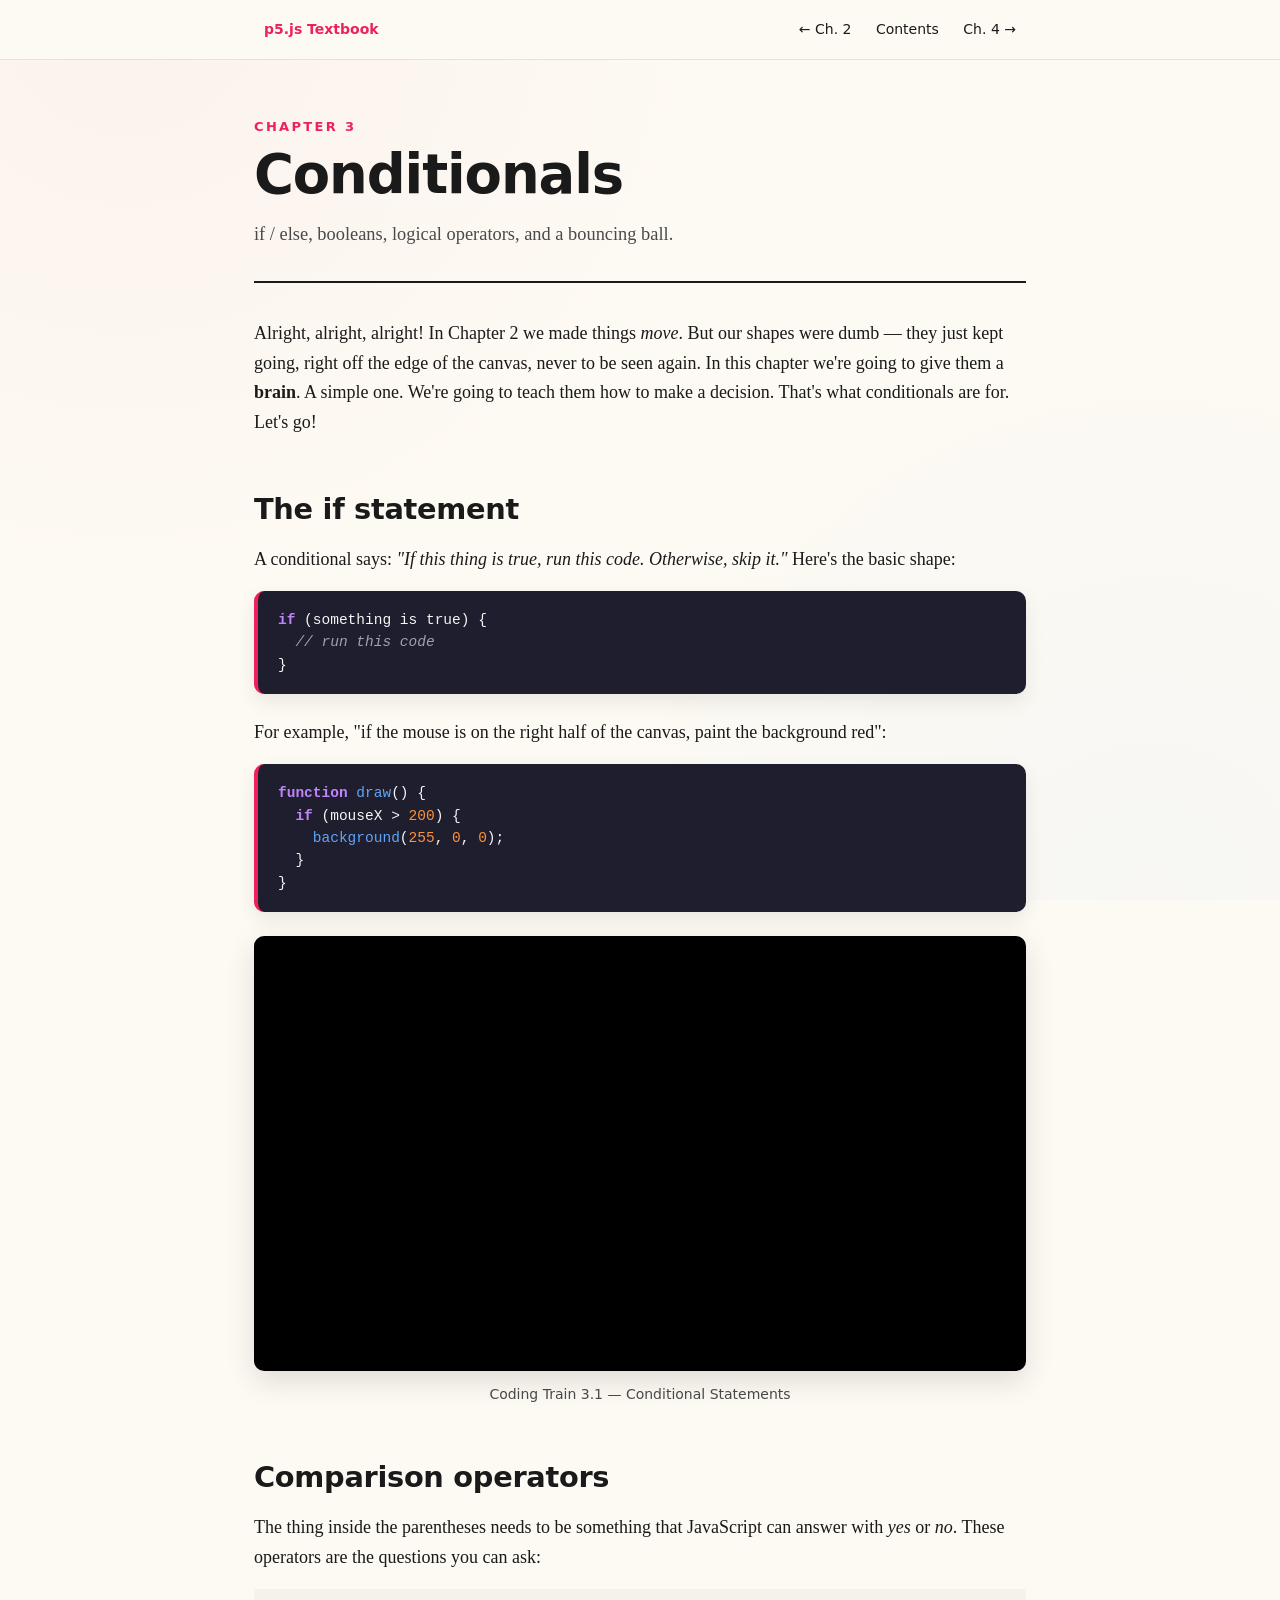
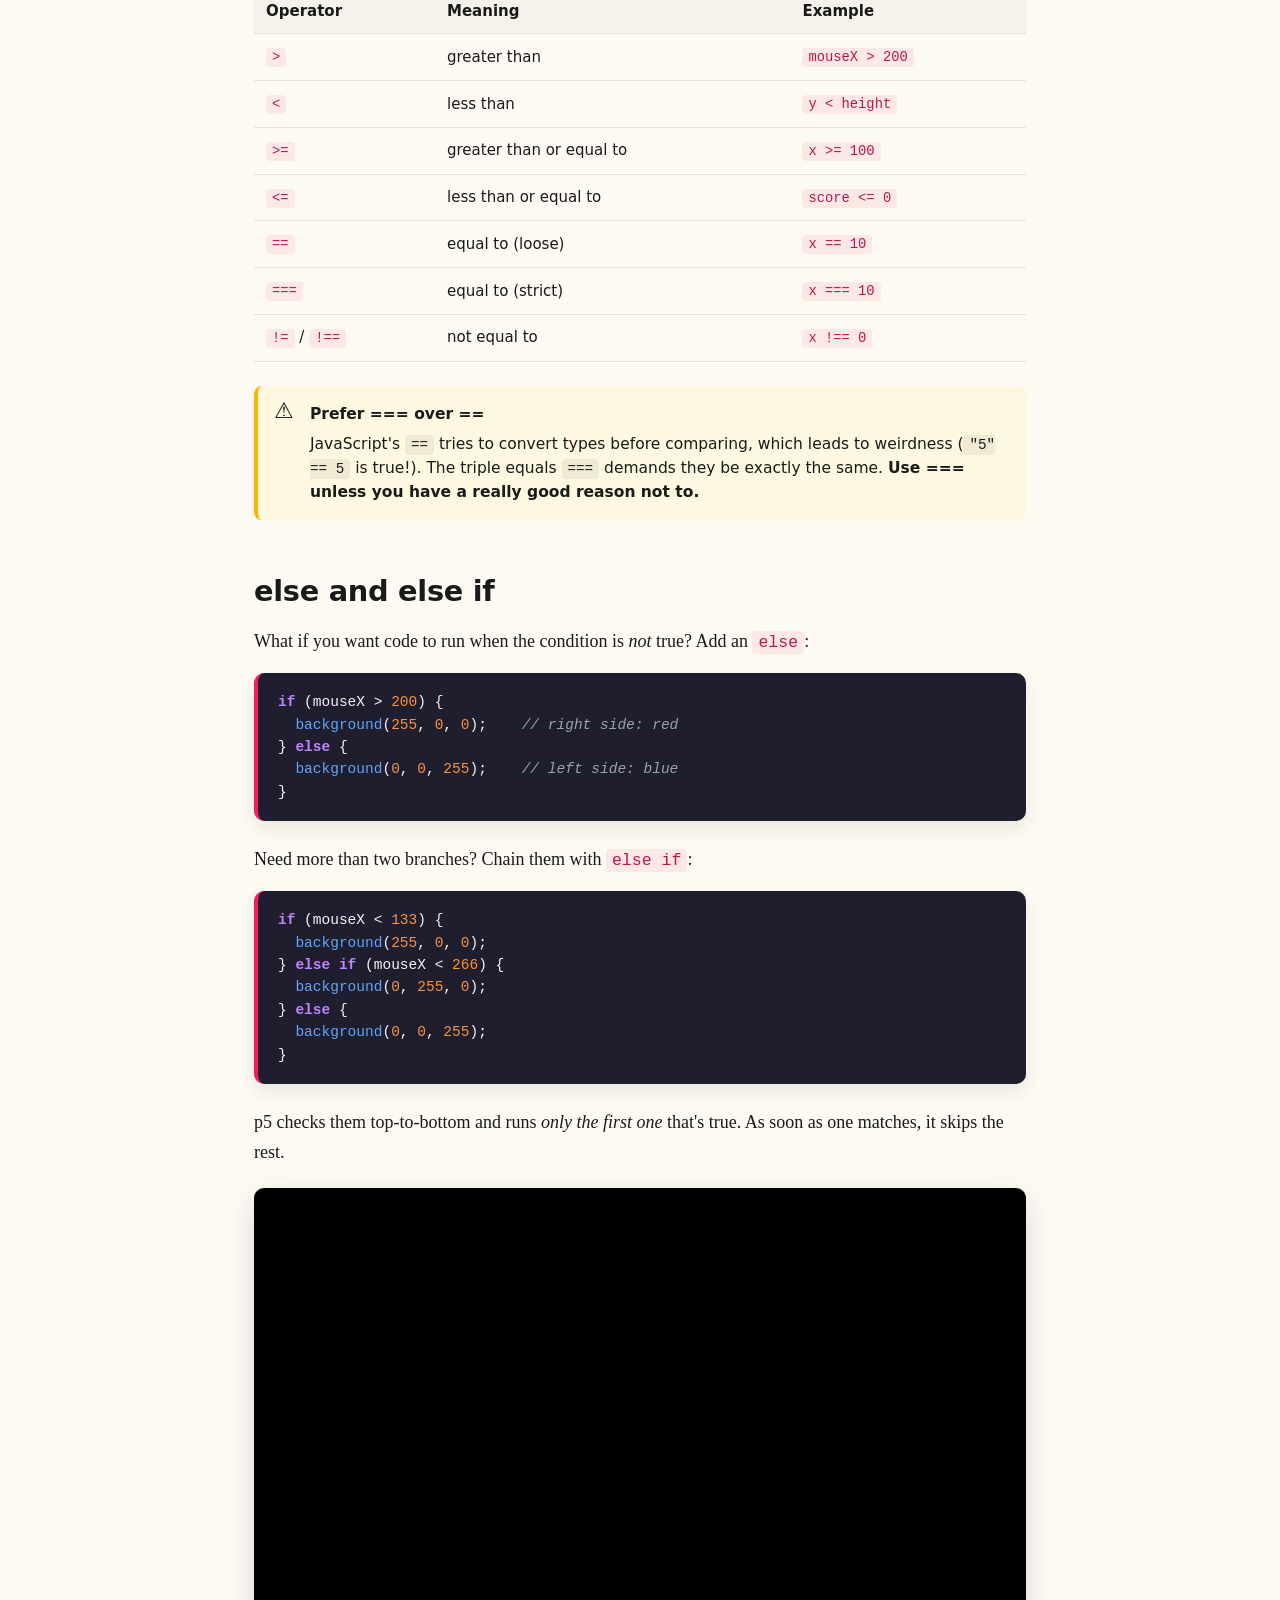
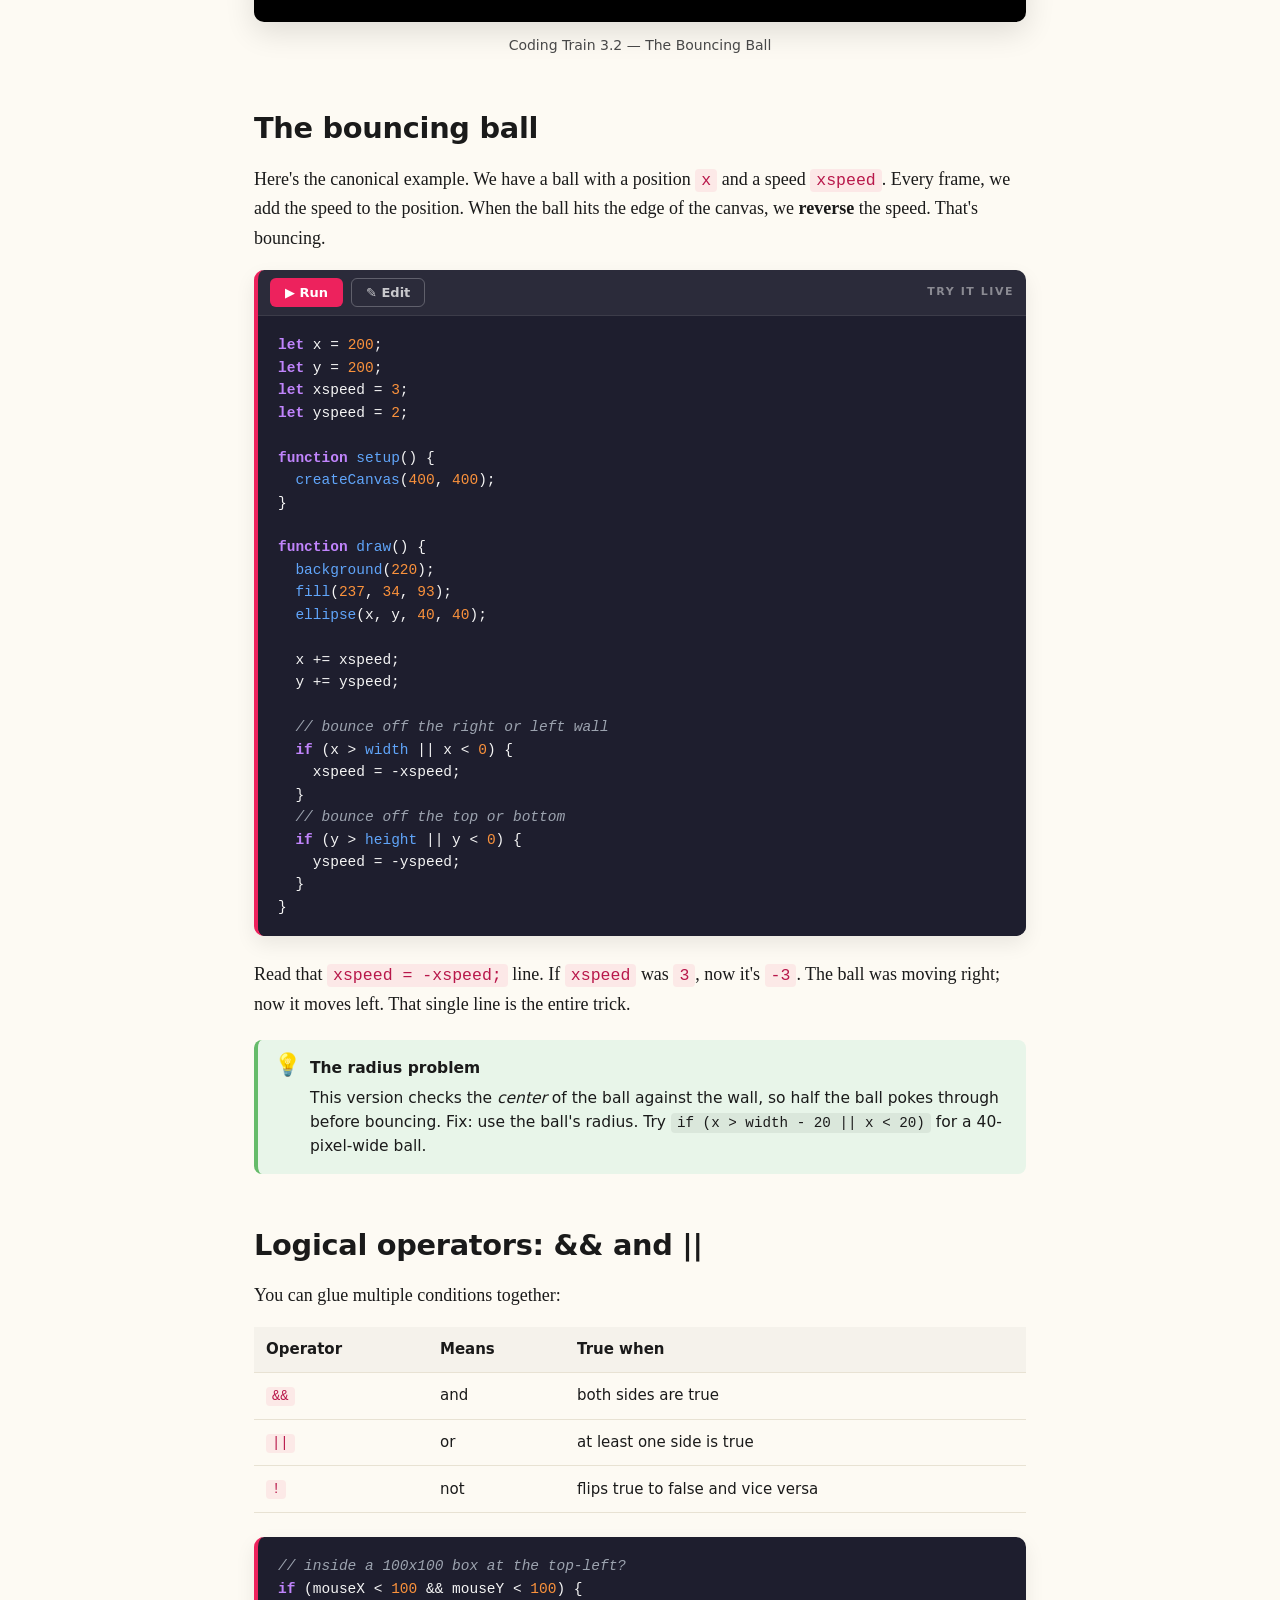
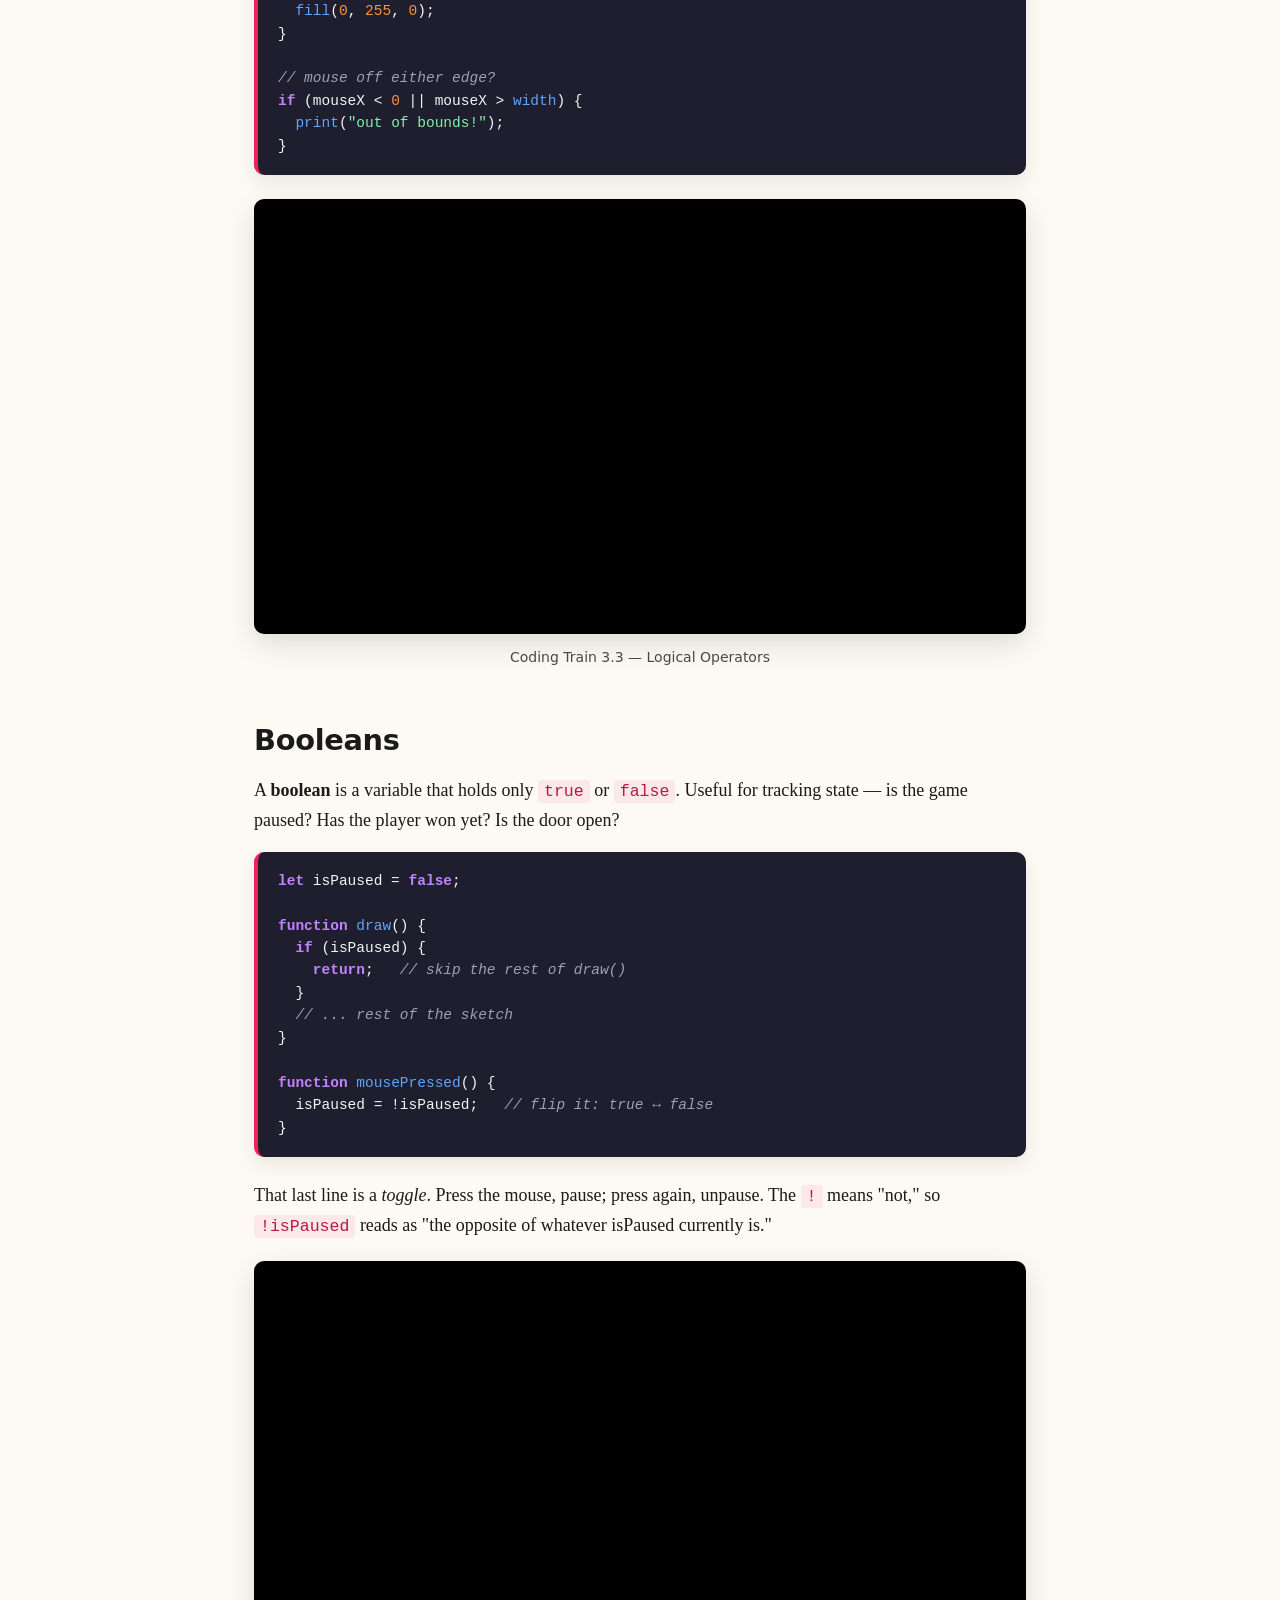
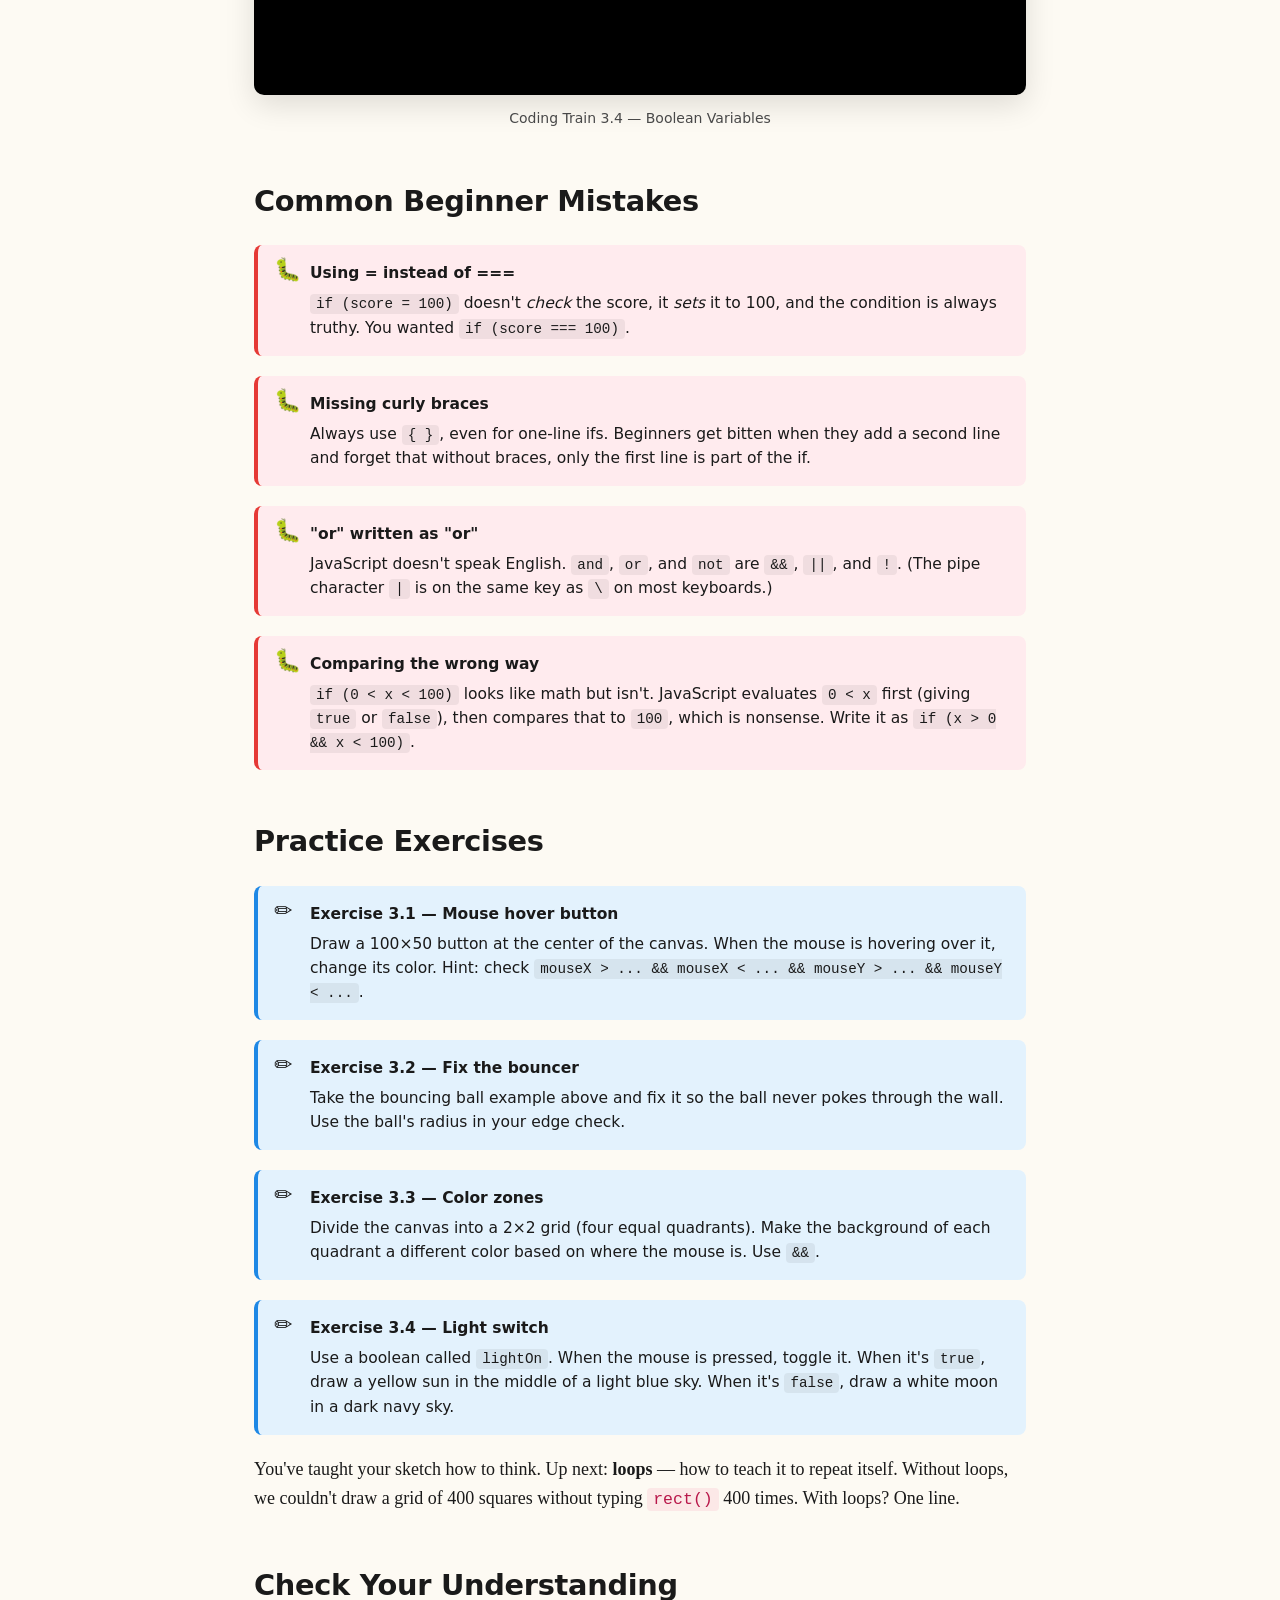
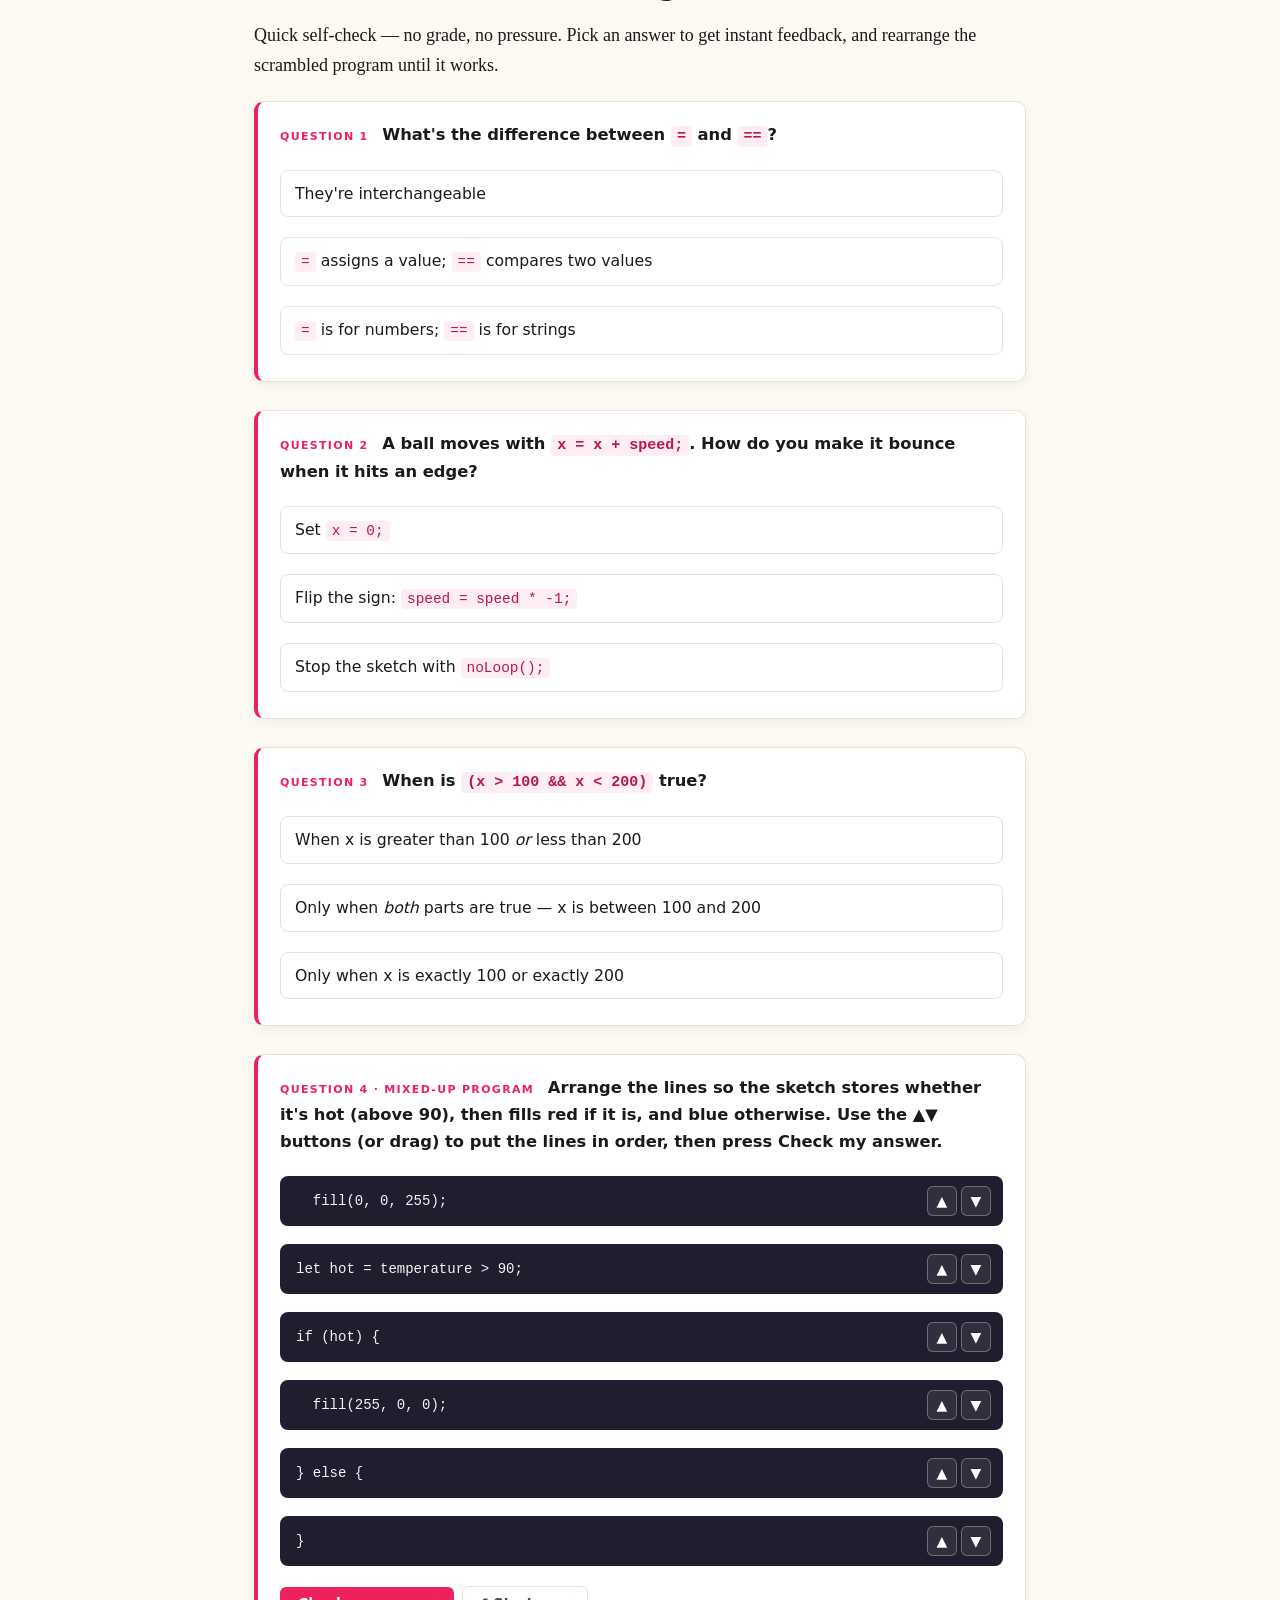
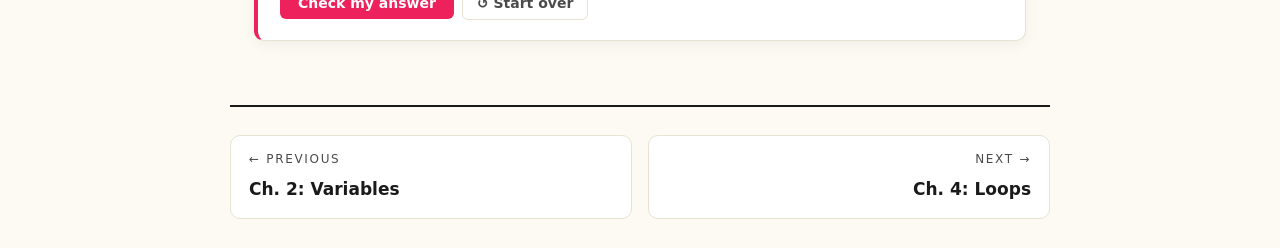
<file: chapter03.html>
<!DOCTYPE html>
<html lang="en">
<head>
<meta charset="utf-8">
<meta name="viewport" content="width=device-width, initial-scale=1">
<title>Chapter 3: Conditionals — p5.js Textbook</title>
<style>
/* ============================================================
   p5.js Textbook — shared inline stylesheet
   ============================================================ */
:root {
  --bg: #fdfaf3;
  --bg-panel: #ffffff;
  --ink: #1a1a1a;
  --ink-soft: #4a4a4a;
  --accent: #ed225d;        /* p5 pink */
  --accent-dark: #b8174a;
  --rule: #e8e2d3;
  --code-bg: #1e1e2e;
  --code-ink: #f5f5f5;

  --kw: #c084fc;            /* keyword purple */
  --fn: #60a5fa;            /* function blue */
  --num: #fb923c;           /* number orange */
  --com: #9ca3af;           /* comment gray */
  --str: #86efac;           /* string green */
  --cls: #fde047;           /* class-name yellow */

  --tip-bg: #e8f5e9;
  --tip-bd: #66bb6a;
  --alert-bg: #fff8e1;
  --alert-bd: #ffb300;
  --err-bg: #ffebee;
  --err-bd: #e53935;
  --ex-bg: #e3f2fd;
  --ex-bd: #1e88e5;

  --serif: "Iowan Old Style", "Palatino Linotype", "Book Antiqua", Palatino, Georgia, serif;
  --sans: "Helvetica Neue", "Inter", system-ui, -apple-system, Segoe UI, Roboto, sans-serif;
  --mono: "JetBrains Mono", "Fira Code", "SF Mono", Menlo, Consolas, monospace;
}

* { box-sizing: border-box; }

html { scroll-behavior: smooth; }

body {
  margin: 0;
  padding: 0;
  font-family: var(--serif);
  font-size: 18px;
  line-height: 1.65;
  color: var(--ink);
  background: var(--bg);
  background-image:
    radial-gradient(circle at 10% 0%, rgba(237,34,93,0.04) 0%, transparent 40%),
    radial-gradient(circle at 90% 100%, rgba(96,165,250,0.04) 0%, transparent 40%);
  background-attachment: fixed;
}

.wrap {
  max-width: 820px;
  margin: 0 auto;
  padding: 0 24px;
}

/* ---------- Top nav ---------- */
.chapter-nav {
  position: sticky;
  top: 0;
  z-index: 50;
  background: rgba(253,250,243,0.92);
  backdrop-filter: blur(10px);
  -webkit-backdrop-filter: blur(10px);
  border-bottom: 1px solid var(--rule);
  font-family: var(--sans);
  font-size: 14px;
}
.chapter-nav .wrap {
  display: flex;
  align-items: center;
  justify-content: space-between;
  padding-top: 12px;
  padding-bottom: 12px;
  gap: 12px;
}
.chapter-nav a {
  color: var(--ink);
  text-decoration: none;
  padding: 6px 10px;
  border-radius: 6px;
  transition: background 0.15s;
}
.chapter-nav a:hover { background: rgba(237,34,93,0.1); color: var(--accent-dark); }
.chapter-nav .home {
  font-weight: 700;
  color: var(--accent);
}
.chapter-nav .nav-prev::before { content: "← "; }
.chapter-nav .nav-next::after  { content: " →"; }
.chapter-nav .nav-disabled { color: #bbb; pointer-events: none; }

/* ---------- Chapter header ---------- */
.chapter-header {
  padding: 56px 0 32px;
  border-bottom: 2px solid var(--ink);
  margin-bottom: 36px;
}
.chapter-eyebrow {
  font-family: var(--sans);
  font-size: 13px;
  letter-spacing: 0.18em;
  text-transform: uppercase;
  color: var(--accent);
  font-weight: 700;
  margin: 0 0 8px;
}
.chapter-title {
  font-family: var(--sans);
  font-weight: 900;
  font-size: clamp(2rem, 5vw, 3.4rem);
  line-height: 1.05;
  margin: 0 0 16px;
  letter-spacing: -0.02em;
}
.chapter-lede {
  font-size: 1.15rem;
  color: var(--ink-soft);
  margin: 0;
  max-width: 60ch;
}

/* ---------- Typography ---------- */
h2 {
  font-family: var(--sans);
  font-weight: 800;
  font-size: 1.8rem;
  margin: 48px 0 12px;
  letter-spacing: -0.01em;
  scroll-margin-top: 80px;
}
h2 .anchor {
  opacity: 0;
  text-decoration: none;
  color: var(--accent);
  margin-left: 8px;
  font-weight: 400;
  transition: opacity 0.15s;
}
h2:hover .anchor { opacity: 1; }

h3 {
  font-family: var(--sans);
  font-weight: 700;
  font-size: 1.25rem;
  margin: 32px 0 10px;
}

p { margin: 0 0 16px; }
a { color: var(--accent-dark); }
a:hover { color: var(--accent); }

strong { font-weight: 700; }
em { font-style: italic; }

ul, ol { margin: 0 0 16px; padding-left: 1.5em; }
li { margin: 6px 0; }

/* ---------- Inline code & code blocks ---------- */
code {
  font-family: var(--mono);
  font-size: 0.92em;
  background: rgba(237,34,93,0.08);
  color: var(--accent-dark);
  padding: 2px 6px;
  border-radius: 4px;
}

pre {
  background: var(--code-bg);
  color: var(--code-ink);
  font-family: var(--mono);
  font-size: 14.5px;
  line-height: 1.55;
  padding: 18px 20px;
  border-radius: 10px;
  overflow-x: auto;
  margin: 16px 0 24px;
  border-left: 4px solid var(--accent);
  box-shadow: 0 8px 20px rgba(0,0,0,0.08);
}
pre code {
  background: transparent;
  color: inherit;
  padding: 0;
  border-radius: 0;
  font-size: inherit;
}

.keyword    { color: var(--kw); font-weight: 600; }
.function   { color: var(--fn); }
.number     { color: var(--num); }
.comment    { color: var(--com); font-style: italic; }
.string     { color: var(--str); }
.class-name { color: var(--cls); font-weight: 600; }

/* ---------- Video container ---------- */
.video-container {
  position: relative;
  width: 100%;
  padding-top: 56.25%;       /* 16:9 */
  margin: 20px 0 28px;
  border-radius: 10px;
  overflow: hidden;
  box-shadow: 0 10px 30px rgba(0,0,0,0.12);
  background: #000;
}
.video-container iframe {
  position: absolute;
  inset: 0;
  width: 100%;
  height: 100%;
  border: 0;
}
.video-caption {
  font-family: var(--sans);
  font-size: 14px;
  color: var(--ink-soft);
  margin: -16px 0 24px;
  text-align: center;
}

/* ---------- Callouts ---------- */
.tip, .alert, .error-example, .exercise {
  padding: 16px 20px 16px 52px;
  border-radius: 8px;
  margin: 20px 0;
  position: relative;
  font-family: var(--sans);
  font-size: 15.5px;
  line-height: 1.55;
}
.tip::before, .alert::before, .error-example::before, .exercise::before {
  position: absolute;
  left: 16px;
  top: 14px;
  font-size: 22px;
  line-height: 1;
}
.tip            { background: var(--tip-bg);   border-left: 4px solid var(--tip-bd); }
.tip::before    { content: "💡"; }
.alert          { background: var(--alert-bg); border-left: 4px solid var(--alert-bd); }
.alert::before  { content: "⚠️"; }
.error-example  { background: var(--err-bg);   border-left: 4px solid var(--err-bd); }
.error-example::before { content: "🐛"; }
.exercise       { background: var(--ex-bg);    border-left: 4px solid var(--ex-bd); }
.exercise::before { content: "✏️"; }

.callout-title {
  display: block;
  font-weight: 700;
  margin-bottom: 6px;
  font-family: var(--sans);
}

.tip code, .alert code, .error-example code, .exercise code {
  background: rgba(0,0,0,0.06);
  color: inherit;
}

/* ---------- Tables ---------- */
table {
  border-collapse: collapse;
  width: 100%;
  margin: 16px 0 24px;
  font-family: var(--sans);
  font-size: 15px;
}
th, td {
  border-bottom: 1px solid var(--rule);
  padding: 10px 12px;
  text-align: left;
}
th { background: rgba(0,0,0,0.03); font-weight: 700; }

/* ---------- Footer nav ---------- */
.chapter-footer {
  margin-top: 64px;
  padding: 28px 0 48px;
  border-top: 2px solid var(--ink);
  display: flex;
  justify-content: space-between;
  gap: 16px;
  font-family: var(--sans);
}
.chapter-footer a {
  text-decoration: none;
  color: var(--ink);
  padding: 14px 18px;
  border: 1px solid var(--rule);
  border-radius: 10px;
  flex: 1;
  background: var(--bg-panel);
  transition: transform 0.15s, box-shadow 0.15s, border-color 0.15s;
}
.chapter-footer a:hover {
  transform: translateY(-2px);
  box-shadow: 0 8px 20px rgba(0,0,0,0.08);
  border-color: var(--accent);
}
.chapter-footer .label {
  display: block;
  font-size: 12px;
  letter-spacing: 0.14em;
  text-transform: uppercase;
  color: var(--ink-soft);
  margin-bottom: 4px;
}
.chapter-footer .title {
  font-weight: 700;
  font-size: 17px;
}
.chapter-footer .next { text-align: right; }
.chapter-footer .disabled { opacity: 0.4; pointer-events: none; }

/* ---------- Index page extras ---------- */
.toc-grid {
  display: grid;
  grid-template-columns: repeat(auto-fill, minmax(280px, 1fr));
  gap: 18px;
  margin: 32px 0;
}
.toc-card {
  display: block;
  padding: 22px;
  background: var(--bg-panel);
  border: 1px solid var(--rule);
  border-radius: 12px;
  text-decoration: none;
  color: var(--ink);
  transition: transform 0.18s, box-shadow 0.18s, border-color 0.18s;
  position: relative;
  overflow: hidden;
}
.toc-card::before {
  content: "";
  position: absolute;
  top: 0; left: 0;
  width: 100%; height: 4px;
  background: var(--accent);
  transform: scaleX(0);
  transform-origin: left;
  transition: transform 0.25s;
}
.toc-card:hover {
  transform: translateY(-4px);
  box-shadow: 0 12px 30px rgba(0,0,0,0.1);
  border-color: var(--accent);
}
.toc-card:hover::before { transform: scaleX(1); }
.toc-num {
  font-family: var(--mono);
  font-size: 13px;
  color: var(--accent);
  font-weight: 700;
  letter-spacing: 0.1em;
}
.toc-title {
  font-family: var(--sans);
  font-weight: 800;
  font-size: 1.3rem;
  margin: 6px 0 8px;
}
.toc-desc {
  font-size: 15px;
  color: var(--ink-soft);
  line-height: 1.5;
}

/* ---------- Responsive ---------- */
@media (max-width: 600px) {
  body { font-size: 17px; }
  .wrap { padding: 0 18px; }
  .chapter-nav { font-size: 13px; }
  .chapter-nav .wrap { gap: 8px; }
  .chapter-nav a { padding: 6px 6px; }
  pre { font-size: 13.5px; padding: 14px; }
  .chapter-footer { flex-direction: column; }
  .chapter-footer .next { text-align: left; }
}

/* ---------- Print ---------- */
@media print {
  body { background: white; color: black; font-size: 11pt; }
  .chapter-nav, .chapter-footer, .video-container { display: none; }
  pre { box-shadow: none; border: 1px solid #ccc; page-break-inside: avoid; }
  h2, h3 { page-break-after: avoid; }
  .tip, .alert, .error-example, .exercise {
    border: 1px solid #999; background: #f5f5f5 !important; color: black;
  }
  a { color: black; text-decoration: underline; }
}

</style>
<link rel="stylesheet" href="assets/interactive.css">
<script defer src="assets/interactive.js"></script>
</head>
<body>
<nav class="chapter-nav">
  <div class="wrap">
    <a class="home" href="index.html">p5.js Textbook</a>
    <div class="nav-links">
      <a class="nav-prev" href="chapter02.html">Ch. 2</a>
      <a href="index.html">Contents</a>
      <a class="nav-next" href="chapter04.html">Ch. 4</a>
    </div>
  </div>
</nav>
<main class="wrap">
  <header class="chapter-header">
    <p class="chapter-eyebrow">Chapter 3</p>
    <h1 class="chapter-title">Conditionals</h1>
    <p class="chapter-lede">if / else, booleans, logical operators, and a bouncing ball.</p>
  </header>

<p>Alright, alright, alright! In Chapter 2 we made things <em>move</em>. But our shapes were dumb — they just kept going, right off the edge of the canvas, never to be seen again. In this chapter we're going to give them a <strong>brain</strong>. A simple one. We're going to teach them how to make a decision. That's what conditionals are for. Let's go!</p>

<h2 id="if-statement">The if statement <a class="anchor" href="#if-statement">#</a></h2>

<p>A conditional says: <em>"If this thing is true, run this code. Otherwise, skip it."</em> Here's the basic shape:</p>

<pre><code><span class="keyword">if</span> (something is true) {
  <span class="comment">// run this code</span>
}</code></pre>

<p>For example, "if the mouse is on the right half of the canvas, paint the background red":</p>

<pre><code><span class="keyword">function</span> <span class="function">draw</span>() {
  <span class="keyword">if</span> (mouseX &gt; <span class="number">200</span>) {
    <span class="function">background</span>(<span class="number">255</span>, <span class="number">0</span>, <span class="number">0</span>);
  }
}</code></pre>

<div class="video-container">
  <iframe src="https://www.youtube.com/embed/1Osb_iGDdjk" title="3.1 Conditional Statements" allowfullscreen></iframe>
</div>
<p class="video-caption">Coding Train 3.1 — Conditional Statements</p>

<h2 id="comparison">Comparison operators <a class="anchor" href="#comparison">#</a></h2>

<p>The thing inside the parentheses needs to be something that JavaScript can answer with <em>yes</em> or <em>no</em>. These operators are the questions you can ask:</p>

<table>
<thead><tr><th>Operator</th><th>Meaning</th><th>Example</th></tr></thead>
<tbody>
<tr><td><code>&gt;</code></td><td>greater than</td><td><code>mouseX &gt; 200</code></td></tr>
<tr><td><code>&lt;</code></td><td>less than</td><td><code>y &lt; height</code></td></tr>
<tr><td><code>&gt;=</code></td><td>greater than or equal to</td><td><code>x &gt;= 100</code></td></tr>
<tr><td><code>&lt;=</code></td><td>less than or equal to</td><td><code>score &lt;= 0</code></td></tr>
<tr><td><code>==</code></td><td>equal to (loose)</td><td><code>x == 10</code></td></tr>
<tr><td><code>===</code></td><td>equal to (strict)</td><td><code>x === 10</code></td></tr>
<tr><td><code>!=</code> / <code>!==</code></td><td>not equal to</td><td><code>x !== 0</code></td></tr>
</tbody>
</table>

<div class="alert">
<span class="callout-title">Prefer === over ==</span>
JavaScript's <code>==</code> tries to convert types before comparing, which leads to weirdness (<code>"5" == 5</code> is true!). The triple equals <code>===</code> demands they be exactly the same. <strong>Use === unless you have a really good reason not to.</strong>
</div>

<h2 id="else">else and else if <a class="anchor" href="#else">#</a></h2>

<p>What if you want code to run when the condition is <em>not</em> true? Add an <code>else</code>:</p>

<pre><code><span class="keyword">if</span> (mouseX &gt; <span class="number">200</span>) {
  <span class="function">background</span>(<span class="number">255</span>, <span class="number">0</span>, <span class="number">0</span>);    <span class="comment">// right side: red</span>
} <span class="keyword">else</span> {
  <span class="function">background</span>(<span class="number">0</span>, <span class="number">0</span>, <span class="number">255</span>);    <span class="comment">// left side: blue</span>
}</code></pre>

<p>Need more than two branches? Chain them with <code>else if</code>:</p>

<pre><code><span class="keyword">if</span> (mouseX &lt; <span class="number">133</span>) {
  <span class="function">background</span>(<span class="number">255</span>, <span class="number">0</span>, <span class="number">0</span>);
} <span class="keyword">else if</span> (mouseX &lt; <span class="number">266</span>) {
  <span class="function">background</span>(<span class="number">0</span>, <span class="number">255</span>, <span class="number">0</span>);
} <span class="keyword">else</span> {
  <span class="function">background</span>(<span class="number">0</span>, <span class="number">0</span>, <span class="number">255</span>);
}</code></pre>

<p>p5 checks them top-to-bottom and runs <em>only the first one</em> that's true. As soon as one matches, it skips the rest.</p>

<div class="video-container">
  <iframe src="https://www.youtube.com/embed/LO3Awjn_gyU" title="3.2 The Bouncing Ball" allowfullscreen></iframe>
</div>
<p class="video-caption">Coding Train 3.2 — The Bouncing Ball</p>

<h2 id="bouncing-ball">The bouncing ball <a class="anchor" href="#bouncing-ball">#</a></h2>

<p>Here's the canonical example. We have a ball with a position <code>x</code> and a speed <code>xspeed</code>. Every frame, we add the speed to the position. When the ball hits the edge of the canvas, we <strong>reverse</strong> the speed. That's bouncing.</p>

<pre class="runnable"><code><span class="keyword">let</span> x = <span class="number">200</span>;
<span class="keyword">let</span> y = <span class="number">200</span>;
<span class="keyword">let</span> xspeed = <span class="number">3</span>;
<span class="keyword">let</span> yspeed = <span class="number">2</span>;

<span class="keyword">function</span> <span class="function">setup</span>() {
  <span class="function">createCanvas</span>(<span class="number">400</span>, <span class="number">400</span>);
}

<span class="keyword">function</span> <span class="function">draw</span>() {
  <span class="function">background</span>(<span class="number">220</span>);
  <span class="function">fill</span>(<span class="number">237</span>, <span class="number">34</span>, <span class="number">93</span>);
  <span class="function">ellipse</span>(x, y, <span class="number">40</span>, <span class="number">40</span>);

  x += xspeed;
  y += yspeed;

  <span class="comment">// bounce off the right or left wall</span>
  <span class="keyword">if</span> (x &gt; <span class="function">width</span> || x &lt; <span class="number">0</span>) {
    xspeed = -xspeed;
  }
  <span class="comment">// bounce off the top or bottom</span>
  <span class="keyword">if</span> (y &gt; <span class="function">height</span> || y &lt; <span class="number">0</span>) {
    yspeed = -yspeed;
  }
}</code></pre>

<p>Read that <code>xspeed = -xspeed;</code> line. If <code>xspeed</code> was <code>3</code>, now it's <code>-3</code>. The ball was moving right; now it moves left. That single line is the entire trick.</p>

<div class="tip">
<span class="callout-title">The radius problem</span>
This version checks the <em>center</em> of the ball against the wall, so half the ball pokes through before bouncing. Fix: use the ball's radius. Try <code>if (x &gt; width - 20 || x &lt; 20)</code> for a 40-pixel-wide ball.
</div>

<h2 id="logical-operators">Logical operators: && and || <a class="anchor" href="#logical-operators">#</a></h2>

<p>You can glue multiple conditions together:</p>

<table>
<thead><tr><th>Operator</th><th>Means</th><th>True when</th></tr></thead>
<tbody>
<tr><td><code>&amp;&amp;</code></td><td>and</td><td>both sides are true</td></tr>
<tr><td><code>||</code></td><td>or</td><td>at least one side is true</td></tr>
<tr><td><code>!</code></td><td>not</td><td>flips true to false and vice versa</td></tr>
</tbody>
</table>

<pre><code><span class="comment">// inside a 100x100 box at the top-left?</span>
<span class="keyword">if</span> (mouseX &lt; <span class="number">100</span> &amp;&amp; mouseY &lt; <span class="number">100</span>) {
  <span class="function">fill</span>(<span class="number">0</span>, <span class="number">255</span>, <span class="number">0</span>);
}

<span class="comment">// mouse off either edge?</span>
<span class="keyword">if</span> (mouseX &lt; <span class="number">0</span> || mouseX &gt; <span class="function">width</span>) {
  <span class="function">print</span>(<span class="string">"out of bounds!"</span>);
}</code></pre>

<div class="video-container">
  <iframe src="https://www.youtube.com/embed/r2S7j54I68c" title="3.3 Logical Operators" allowfullscreen></iframe>
</div>
<p class="video-caption">Coding Train 3.3 — Logical Operators</p>

<h2 id="booleans">Booleans <a class="anchor" href="#booleans">#</a></h2>

<p>A <strong>boolean</strong> is a variable that holds only <code>true</code> or <code>false</code>. Useful for tracking state — is the game paused? Has the player won yet? Is the door open?</p>

<pre><code><span class="keyword">let</span> isPaused = <span class="keyword">false</span>;

<span class="keyword">function</span> <span class="function">draw</span>() {
  <span class="keyword">if</span> (isPaused) {
    <span class="keyword">return</span>;   <span class="comment">// skip the rest of draw()</span>
  }
  <span class="comment">// ... rest of the sketch</span>
}

<span class="keyword">function</span> <span class="function">mousePressed</span>() {
  isPaused = !isPaused;   <span class="comment">// flip it: true ↔ false</span>
}</code></pre>

<p>That last line is a <em>toggle</em>. Press the mouse, pause; press again, unpause. The <code>!</code> means "not," so <code>!isPaused</code> reads as "the opposite of whatever isPaused currently is."</p>

<div class="video-container">
  <iframe src="https://www.youtube.com/embed/Rk-_syQluvc" title="3.4 Boolean Variables" allowfullscreen></iframe>
</div>
<p class="video-caption">Coding Train 3.4 — Boolean Variables</p>

<h2 id="common-mistakes">Common Beginner Mistakes <a class="anchor" href="#common-mistakes">#</a></h2>

<div class="error-example">
<span class="callout-title">Using = instead of ===</span>
<code>if (score = 100)</code> doesn't <em>check</em> the score, it <em>sets</em> it to 100, and the condition is always truthy. You wanted <code>if (score === 100)</code>.
</div>

<div class="error-example">
<span class="callout-title">Missing curly braces</span>
Always use <code>{ }</code>, even for one-line ifs. Beginners get bitten when they add a second line and forget that without braces, only the first line is part of the if.
</div>

<div class="error-example">
<span class="callout-title">"or" written as "or"</span>
JavaScript doesn't speak English. <code>and</code>, <code>or</code>, and <code>not</code> are <code>&amp;&amp;</code>, <code>||</code>, and <code>!</code>. (The pipe character <code>|</code> is on the same key as <code>\</code> on most keyboards.)
</div>

<div class="error-example">
<span class="callout-title">Comparing the wrong way</span>
<code>if (0 &lt; x &lt; 100)</code> looks like math but isn't. JavaScript evaluates <code>0 &lt; x</code> first (giving <code>true</code> or <code>false</code>), then compares that to <code>100</code>, which is nonsense. Write it as <code>if (x &gt; 0 &amp;&amp; x &lt; 100)</code>.
</div>

<h2 id="exercises">Practice Exercises <a class="anchor" href="#exercises">#</a></h2>

<div class="exercise">
<span class="callout-title">Exercise 3.1 — Mouse hover button</span>
Draw a 100×50 button at the center of the canvas. When the mouse is hovering over it, change its color. Hint: check <code>mouseX &gt; ... &amp;&amp; mouseX &lt; ... &amp;&amp; mouseY &gt; ... &amp;&amp; mouseY &lt; ...</code>.
</div>

<div class="exercise">
<span class="callout-title">Exercise 3.2 — Fix the bouncer</span>
Take the bouncing ball example above and fix it so the ball never pokes through the wall. Use the ball's radius in your edge check.
</div>

<div class="exercise">
<span class="callout-title">Exercise 3.3 — Color zones</span>
Divide the canvas into a 2×2 grid (four equal quadrants). Make the background of each quadrant a different color based on where the mouse is. Use <code>&amp;&amp;</code>.
</div>

<div class="exercise">
<span class="callout-title">Exercise 3.4 — Light switch</span>
Use a boolean called <code>lightOn</code>. When the mouse is pressed, toggle it. When it's <code>true</code>, draw a yellow sun in the middle of a light blue sky. When it's <code>false</code>, draw a white moon in a dark navy sky.
</div>

<p>You've taught your sketch how to think. Up next: <strong>loops</strong> — how to teach it to repeat itself. Without loops, we couldn't draw a grid of 400 squares without typing <code>rect()</code> 400 times. With loops? One line.</p>


<section class="quiz-section">
<h2 id="check-yourself">Check Your Understanding <a class="anchor" href="#check-yourself">#</a></h2>
<p>Quick self-check — no grade, no pressure. Pick an answer to get instant feedback, and rearrange the scrambled program until it works.</p>
<div class="quiz-card quiz-mc">
<p class="quiz-q"><span class="quiz-tag">Question 1</span> What's the difference between <code>=</code> and <code>==</code>?</p>
<ol class="quiz-opts">
<li data-explain="They look similar but do totally different jobs — mixing them up is a classic bug.">They're interchangeable</li>
<li data-correct="" data-explain="x = 5 &lt;em&gt;stores&lt;/em&gt; 5 in x. x == 5 &lt;em&gt;asks&lt;/em&gt; whether x equals 5 and answers true or false."><code>=</code> assigns a value; <code>==</code> compares two values</li>
<li data-explain="Both work on any type. The difference is assigning versus comparing."><code>=</code> is for numbers; <code>==</code> is for strings</li>
</ol>
</div>
<div class="quiz-card quiz-mc">
<p class="quiz-q"><span class="quiz-tag">Question 2</span> A ball moves with <code>x = x + speed;</code>. How do you make it bounce when it hits an edge?</p>
<ol class="quiz-opts">
<li data-explain="That teleports the ball back to the left edge — more of a loop than a bounce.">Set <code>x = 0;</code></li>
<li data-correct="" data-explain="Multiplying speed by -1 reverses its direction: positive becomes negative and back again.">Flip the sign: <code>speed = speed * -1;</code></li>
<li data-explain="That freezes everything. A bounce means reversing direction, not stopping.">Stop the sketch with <code>noLoop();</code></li>
</ol>
</div>
<div class="quiz-card quiz-mc">
<p class="quiz-q"><span class="quiz-tag">Question 3</span> When is <code>(x &gt; 100 &amp;&amp; x &lt; 200)</code> true?</p>
<ol class="quiz-opts">
<li data-explain="That describes || (or). The &amp;&amp; operator is stricter.">When x is greater than 100 <em>or</em> less than 200</li>
<li data-correct="" data-explain="&amp;&amp; means AND: every condition has to be true. Here that traps x between 100 and 200.">Only when <em>both</em> parts are true — x is between 100 and 200</li>
<li data-explain="&amp;gt; and &amp;lt; don&#x27;t include the endpoints — and &amp;&amp; is about both conditions holding at once.">Only when x is exactly 100 or exactly 200</li>
</ol>
</div>
<div class="quiz-card parsons">
<p class="quiz-q"><span class="quiz-tag">Question 4 · Mixed-up program</span> Arrange the lines so the sketch stores whether it's hot (above 90), then fills red if it is, and blue otherwise. Use the ▲▼ buttons (or drag) to put the lines in order, then press <strong>Check my answer</strong>.</p>
<pre class="parsons-source" hidden><code>let hot = temperature &gt; 90;
if (hot) {
  fill(255, 0, 0);
} else {
  fill(0, 0, 255);
}</code></pre>
</div>
</section>
</main>
<footer class="chapter-footer wrap">
  <a href="chapter02.html"><span class="label">← Previous</span><span class="title">Ch. 2: Variables</span></a>
  <a class="next" href="chapter04.html"><span class="label">Next →</span><span class="title">Ch. 4: Loops</span></a>
</footer>
</body>
</html>
</file>
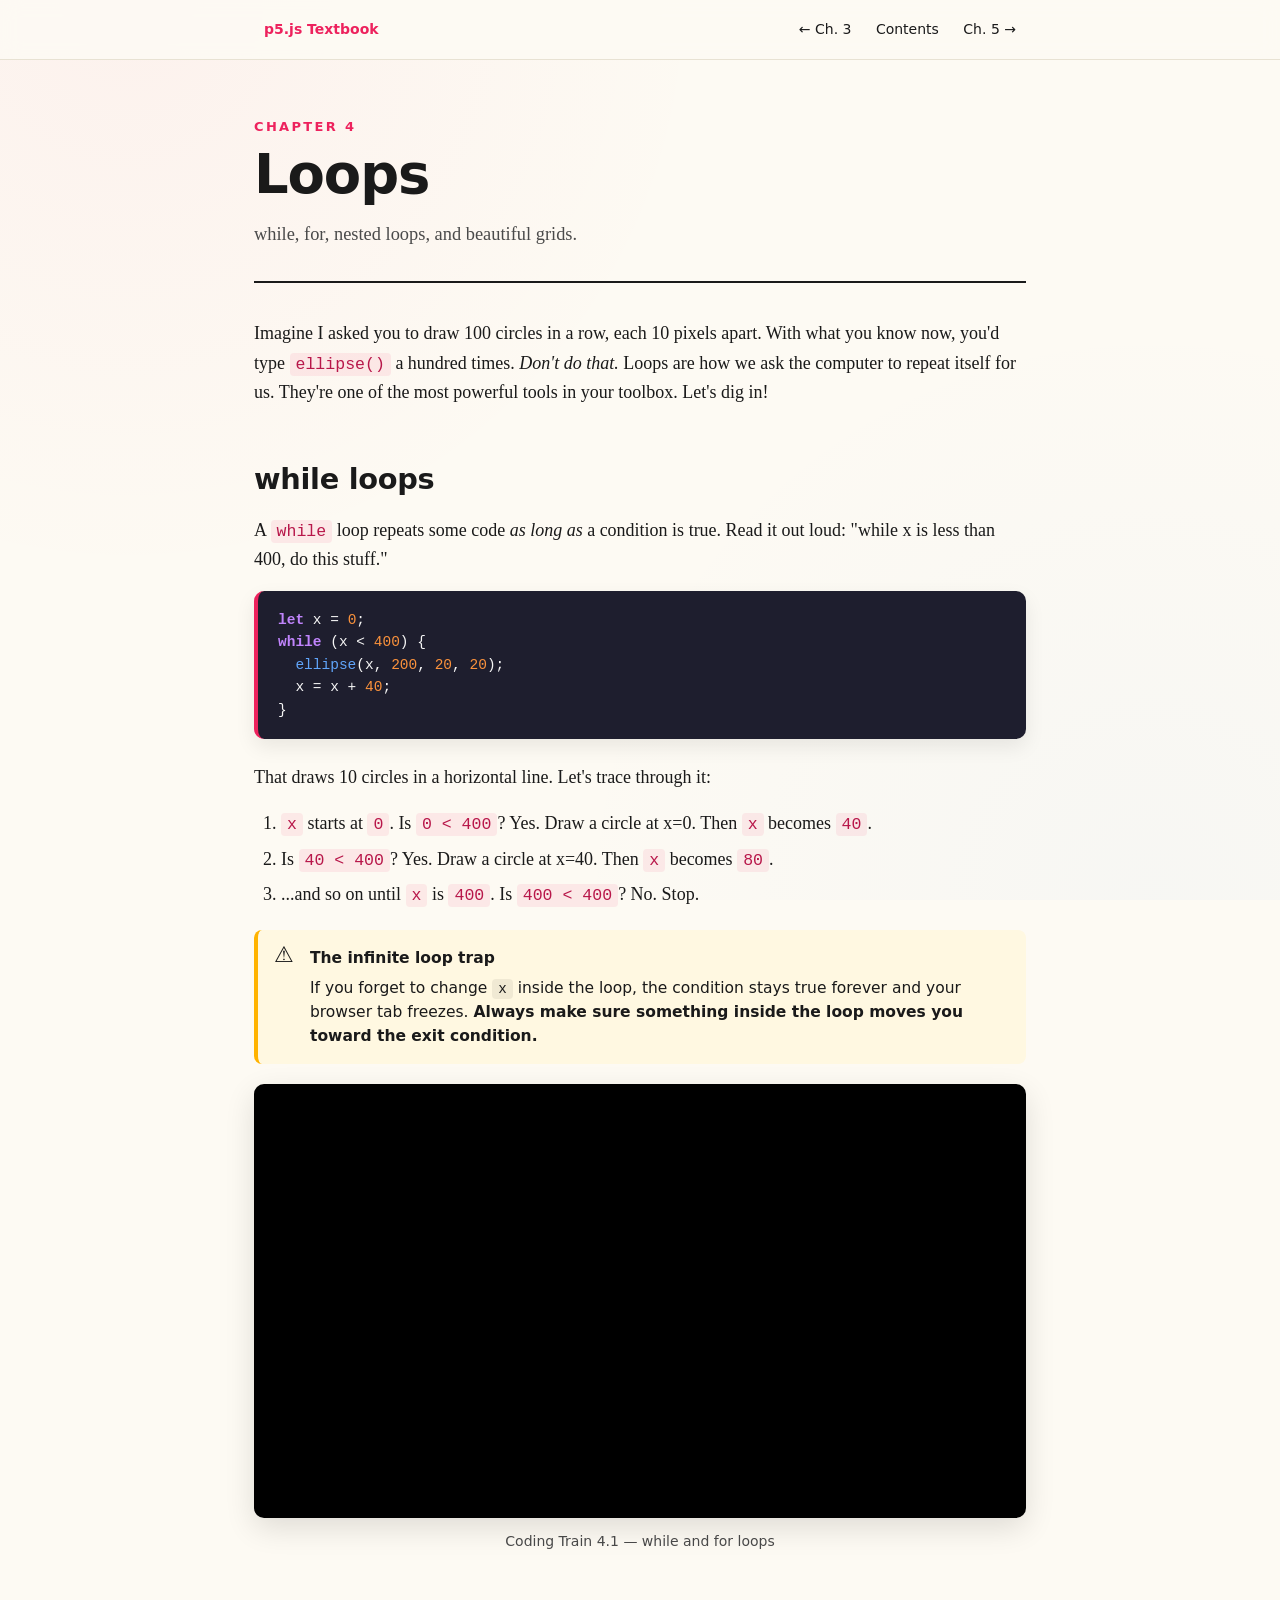
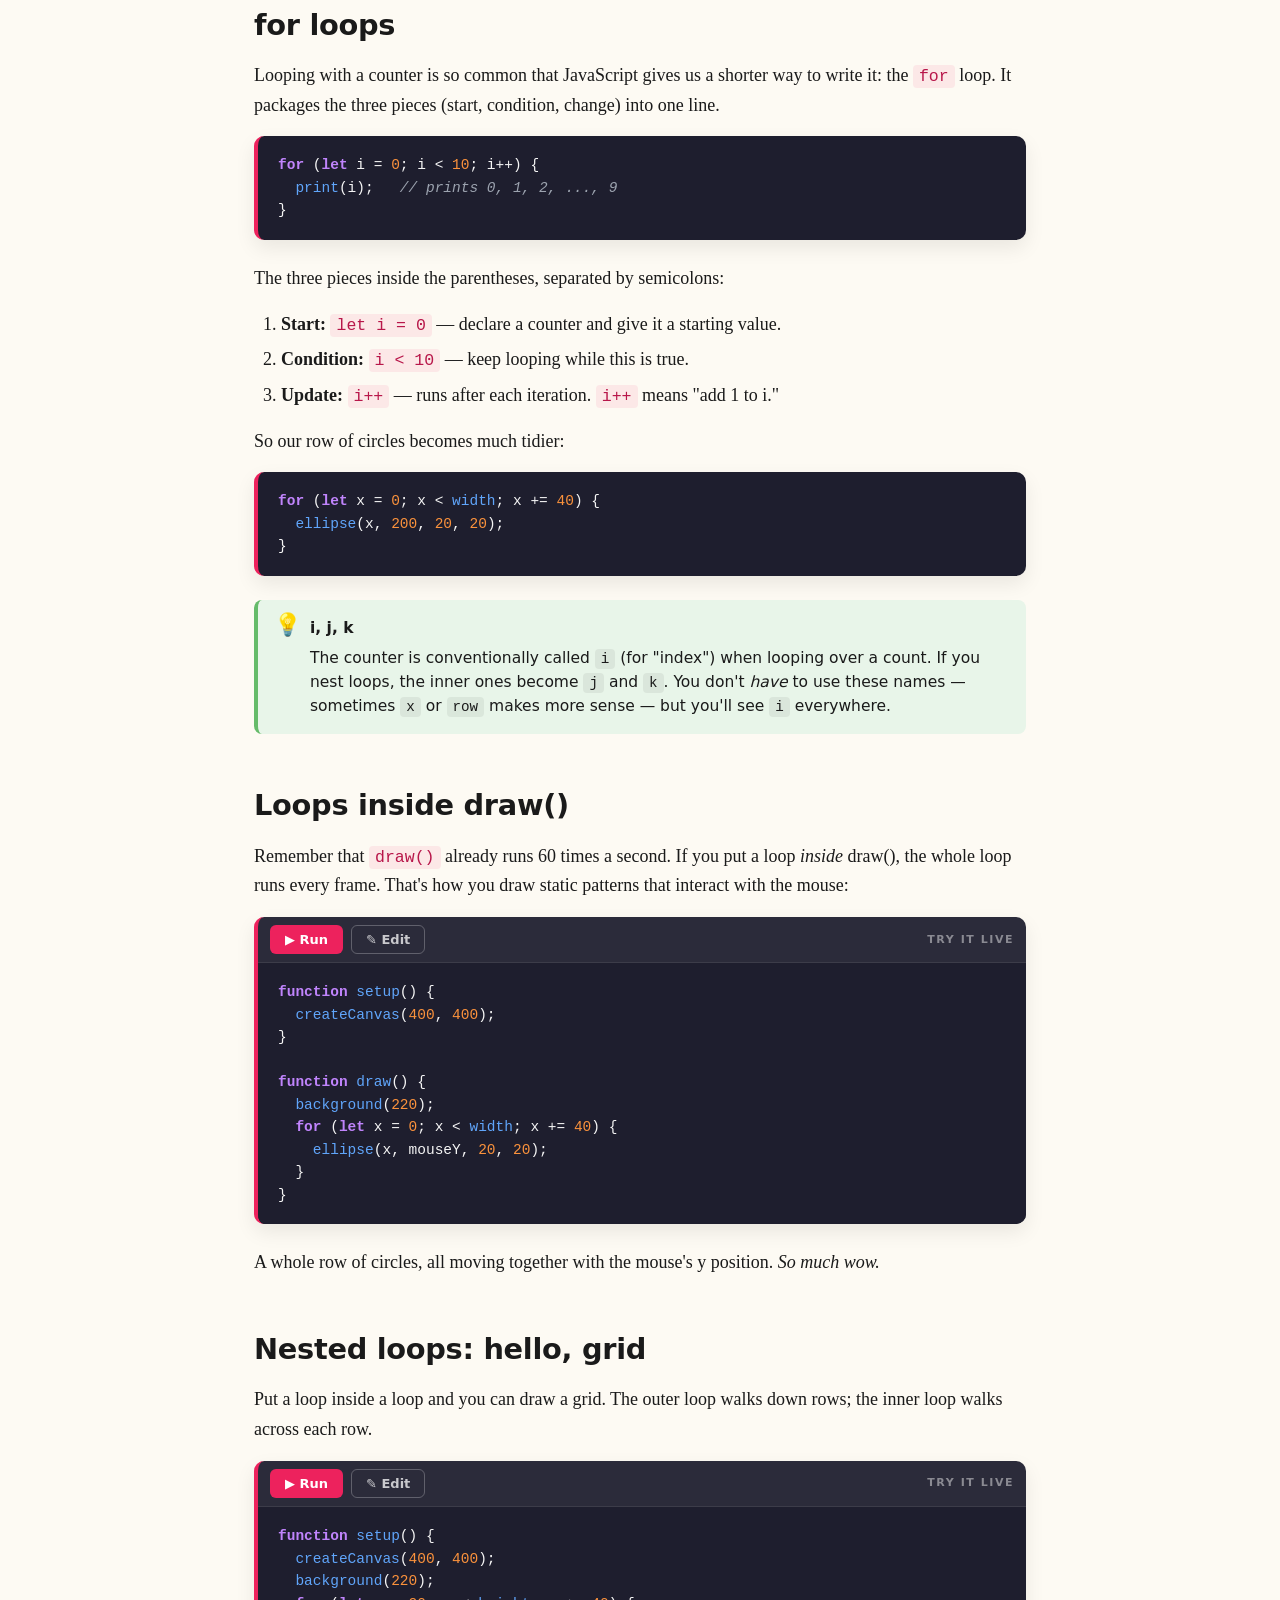
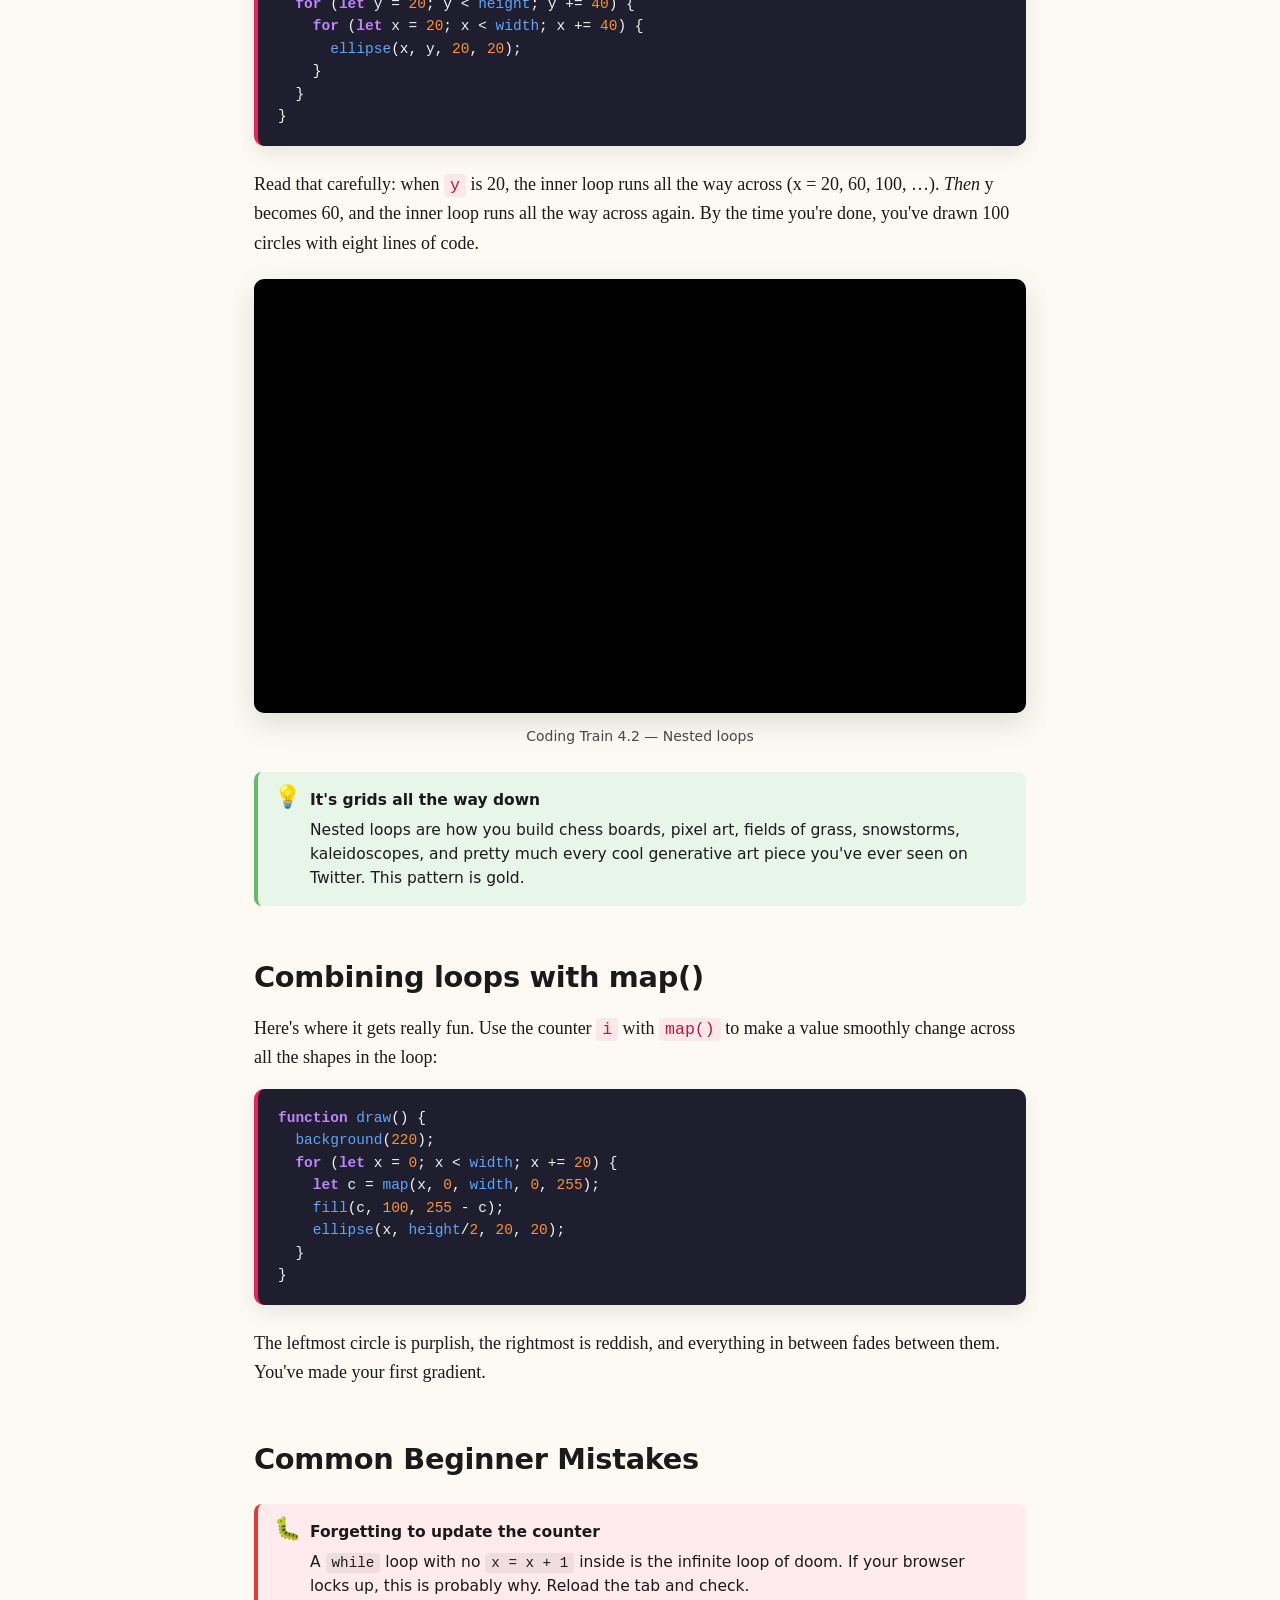
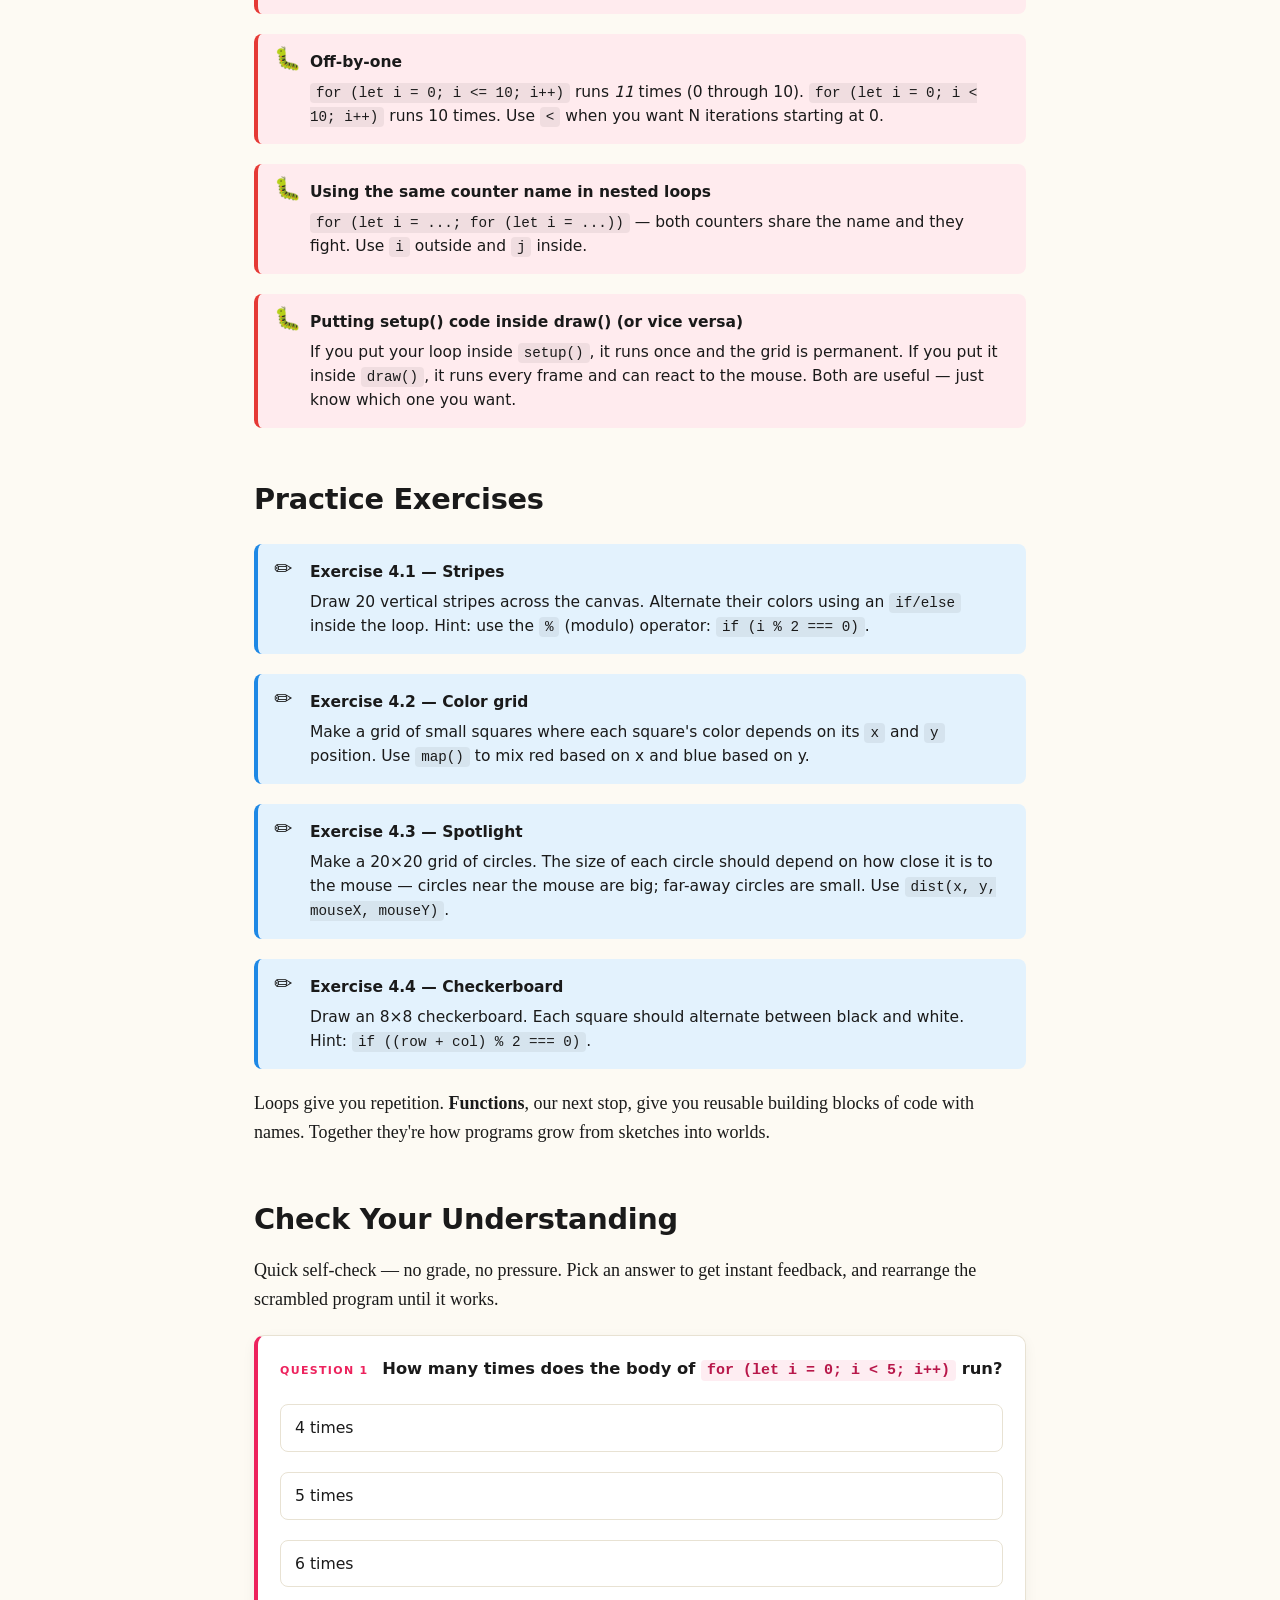
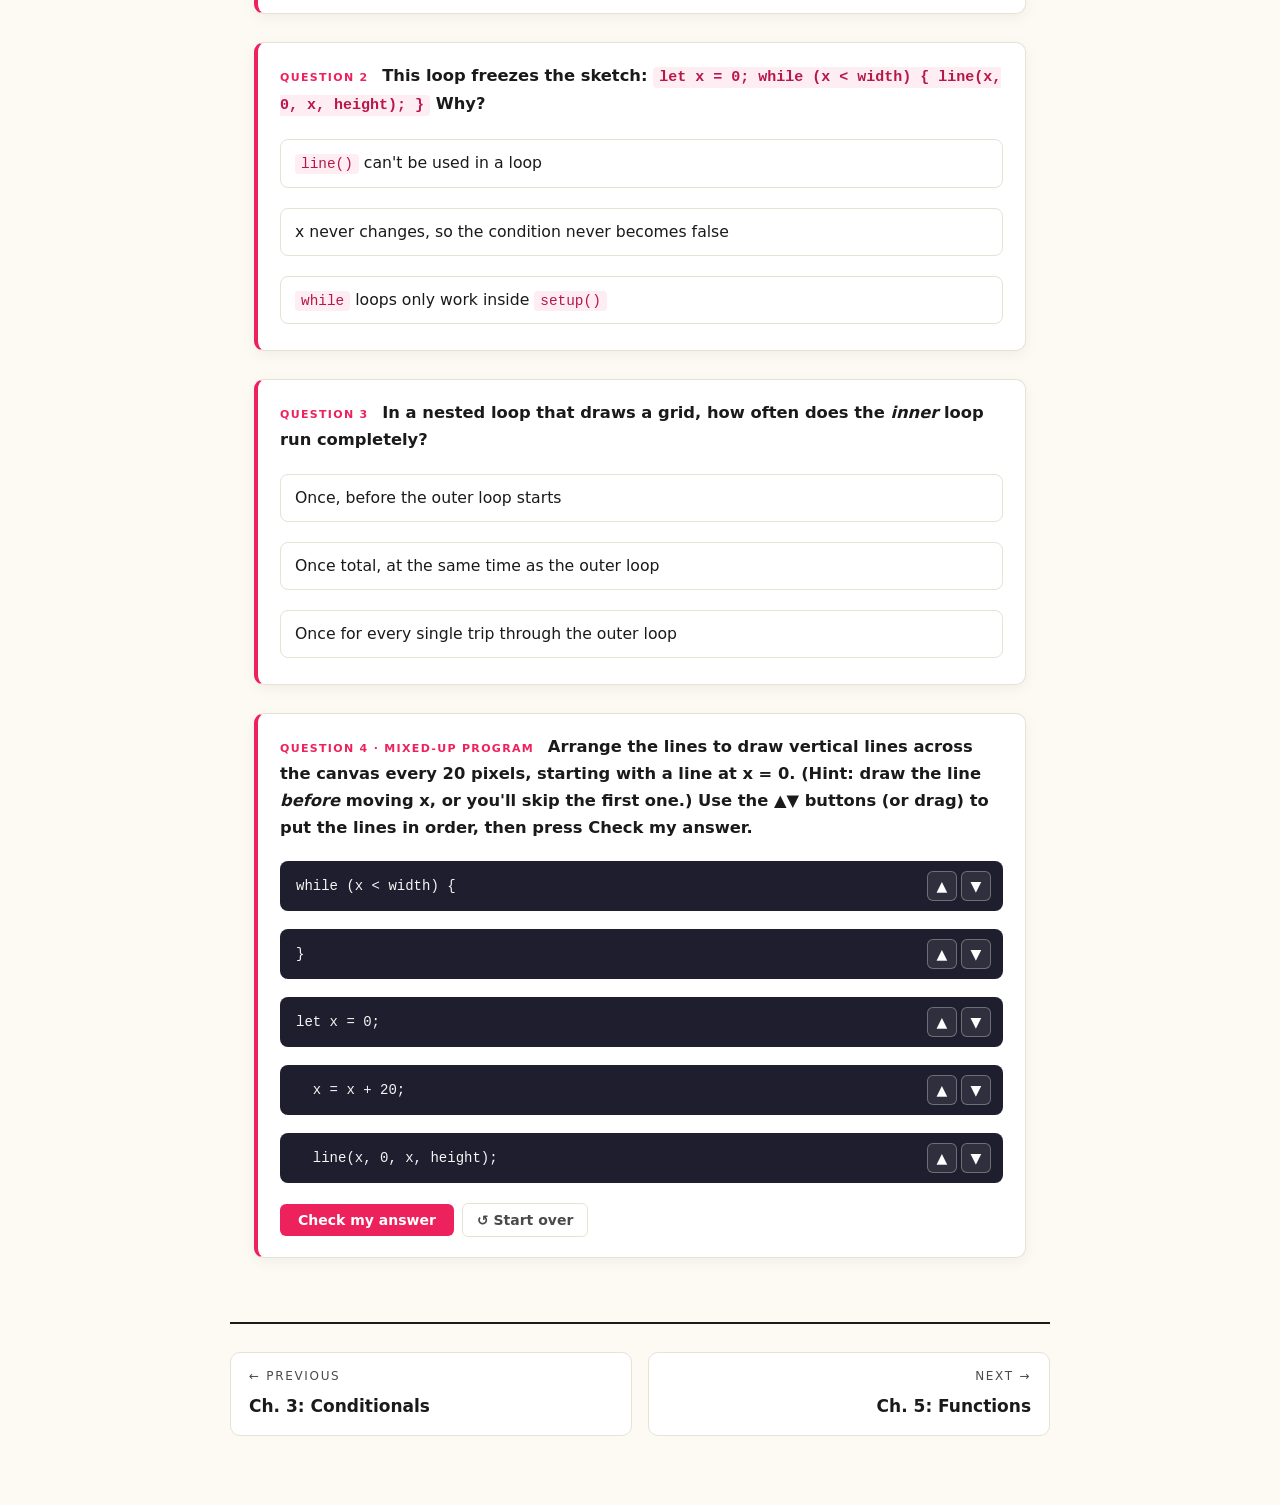
<file: chapter04.html>
<!DOCTYPE html>
<html lang="en">
<head>
<meta charset="utf-8">
<meta name="viewport" content="width=device-width, initial-scale=1">
<title>Chapter 4: Loops — p5.js Textbook</title>
<style>
/* ============================================================
   p5.js Textbook — shared inline stylesheet
   ============================================================ */
:root {
  --bg: #fdfaf3;
  --bg-panel: #ffffff;
  --ink: #1a1a1a;
  --ink-soft: #4a4a4a;
  --accent: #ed225d;        /* p5 pink */
  --accent-dark: #b8174a;
  --rule: #e8e2d3;
  --code-bg: #1e1e2e;
  --code-ink: #f5f5f5;

  --kw: #c084fc;            /* keyword purple */
  --fn: #60a5fa;            /* function blue */
  --num: #fb923c;           /* number orange */
  --com: #9ca3af;           /* comment gray */
  --str: #86efac;           /* string green */
  --cls: #fde047;           /* class-name yellow */

  --tip-bg: #e8f5e9;
  --tip-bd: #66bb6a;
  --alert-bg: #fff8e1;
  --alert-bd: #ffb300;
  --err-bg: #ffebee;
  --err-bd: #e53935;
  --ex-bg: #e3f2fd;
  --ex-bd: #1e88e5;

  --serif: "Iowan Old Style", "Palatino Linotype", "Book Antiqua", Palatino, Georgia, serif;
  --sans: "Helvetica Neue", "Inter", system-ui, -apple-system, Segoe UI, Roboto, sans-serif;
  --mono: "JetBrains Mono", "Fira Code", "SF Mono", Menlo, Consolas, monospace;
}

* { box-sizing: border-box; }

html { scroll-behavior: smooth; }

body {
  margin: 0;
  padding: 0;
  font-family: var(--serif);
  font-size: 18px;
  line-height: 1.65;
  color: var(--ink);
  background: var(--bg);
  background-image:
    radial-gradient(circle at 10% 0%, rgba(237,34,93,0.04) 0%, transparent 40%),
    radial-gradient(circle at 90% 100%, rgba(96,165,250,0.04) 0%, transparent 40%);
  background-attachment: fixed;
}

.wrap {
  max-width: 820px;
  margin: 0 auto;
  padding: 0 24px;
}

/* ---------- Top nav ---------- */
.chapter-nav {
  position: sticky;
  top: 0;
  z-index: 50;
  background: rgba(253,250,243,0.92);
  backdrop-filter: blur(10px);
  -webkit-backdrop-filter: blur(10px);
  border-bottom: 1px solid var(--rule);
  font-family: var(--sans);
  font-size: 14px;
}
.chapter-nav .wrap {
  display: flex;
  align-items: center;
  justify-content: space-between;
  padding-top: 12px;
  padding-bottom: 12px;
  gap: 12px;
}
.chapter-nav a {
  color: var(--ink);
  text-decoration: none;
  padding: 6px 10px;
  border-radius: 6px;
  transition: background 0.15s;
}
.chapter-nav a:hover { background: rgba(237,34,93,0.1); color: var(--accent-dark); }
.chapter-nav .home {
  font-weight: 700;
  color: var(--accent);
}
.chapter-nav .nav-prev::before { content: "← "; }
.chapter-nav .nav-next::after  { content: " →"; }
.chapter-nav .nav-disabled { color: #bbb; pointer-events: none; }

/* ---------- Chapter header ---------- */
.chapter-header {
  padding: 56px 0 32px;
  border-bottom: 2px solid var(--ink);
  margin-bottom: 36px;
}
.chapter-eyebrow {
  font-family: var(--sans);
  font-size: 13px;
  letter-spacing: 0.18em;
  text-transform: uppercase;
  color: var(--accent);
  font-weight: 700;
  margin: 0 0 8px;
}
.chapter-title {
  font-family: var(--sans);
  font-weight: 900;
  font-size: clamp(2rem, 5vw, 3.4rem);
  line-height: 1.05;
  margin: 0 0 16px;
  letter-spacing: -0.02em;
}
.chapter-lede {
  font-size: 1.15rem;
  color: var(--ink-soft);
  margin: 0;
  max-width: 60ch;
}

/* ---------- Typography ---------- */
h2 {
  font-family: var(--sans);
  font-weight: 800;
  font-size: 1.8rem;
  margin: 48px 0 12px;
  letter-spacing: -0.01em;
  scroll-margin-top: 80px;
}
h2 .anchor {
  opacity: 0;
  text-decoration: none;
  color: var(--accent);
  margin-left: 8px;
  font-weight: 400;
  transition: opacity 0.15s;
}
h2:hover .anchor { opacity: 1; }

h3 {
  font-family: var(--sans);
  font-weight: 700;
  font-size: 1.25rem;
  margin: 32px 0 10px;
}

p { margin: 0 0 16px; }
a { color: var(--accent-dark); }
a:hover { color: var(--accent); }

strong { font-weight: 700; }
em { font-style: italic; }

ul, ol { margin: 0 0 16px; padding-left: 1.5em; }
li { margin: 6px 0; }

/* ---------- Inline code & code blocks ---------- */
code {
  font-family: var(--mono);
  font-size: 0.92em;
  background: rgba(237,34,93,0.08);
  color: var(--accent-dark);
  padding: 2px 6px;
  border-radius: 4px;
}

pre {
  background: var(--code-bg);
  color: var(--code-ink);
  font-family: var(--mono);
  font-size: 14.5px;
  line-height: 1.55;
  padding: 18px 20px;
  border-radius: 10px;
  overflow-x: auto;
  margin: 16px 0 24px;
  border-left: 4px solid var(--accent);
  box-shadow: 0 8px 20px rgba(0,0,0,0.08);
}
pre code {
  background: transparent;
  color: inherit;
  padding: 0;
  border-radius: 0;
  font-size: inherit;
}

.keyword    { color: var(--kw); font-weight: 600; }
.function   { color: var(--fn); }
.number     { color: var(--num); }
.comment    { color: var(--com); font-style: italic; }
.string     { color: var(--str); }
.class-name { color: var(--cls); font-weight: 600; }

/* ---------- Video container ---------- */
.video-container {
  position: relative;
  width: 100%;
  padding-top: 56.25%;       /* 16:9 */
  margin: 20px 0 28px;
  border-radius: 10px;
  overflow: hidden;
  box-shadow: 0 10px 30px rgba(0,0,0,0.12);
  background: #000;
}
.video-container iframe {
  position: absolute;
  inset: 0;
  width: 100%;
  height: 100%;
  border: 0;
}
.video-caption {
  font-family: var(--sans);
  font-size: 14px;
  color: var(--ink-soft);
  margin: -16px 0 24px;
  text-align: center;
}

/* ---------- Callouts ---------- */
.tip, .alert, .error-example, .exercise {
  padding: 16px 20px 16px 52px;
  border-radius: 8px;
  margin: 20px 0;
  position: relative;
  font-family: var(--sans);
  font-size: 15.5px;
  line-height: 1.55;
}
.tip::before, .alert::before, .error-example::before, .exercise::before {
  position: absolute;
  left: 16px;
  top: 14px;
  font-size: 22px;
  line-height: 1;
}
.tip            { background: var(--tip-bg);   border-left: 4px solid var(--tip-bd); }
.tip::before    { content: "💡"; }
.alert          { background: var(--alert-bg); border-left: 4px solid var(--alert-bd); }
.alert::before  { content: "⚠️"; }
.error-example  { background: var(--err-bg);   border-left: 4px solid var(--err-bd); }
.error-example::before { content: "🐛"; }
.exercise       { background: var(--ex-bg);    border-left: 4px solid var(--ex-bd); }
.exercise::before { content: "✏️"; }

.callout-title {
  display: block;
  font-weight: 700;
  margin-bottom: 6px;
  font-family: var(--sans);
}

.tip code, .alert code, .error-example code, .exercise code {
  background: rgba(0,0,0,0.06);
  color: inherit;
}

/* ---------- Tables ---------- */
table {
  border-collapse: collapse;
  width: 100%;
  margin: 16px 0 24px;
  font-family: var(--sans);
  font-size: 15px;
}
th, td {
  border-bottom: 1px solid var(--rule);
  padding: 10px 12px;
  text-align: left;
}
th { background: rgba(0,0,0,0.03); font-weight: 700; }

/* ---------- Footer nav ---------- */
.chapter-footer {
  margin-top: 64px;
  padding: 28px 0 48px;
  border-top: 2px solid var(--ink);
  display: flex;
  justify-content: space-between;
  gap: 16px;
  font-family: var(--sans);
}
.chapter-footer a {
  text-decoration: none;
  color: var(--ink);
  padding: 14px 18px;
  border: 1px solid var(--rule);
  border-radius: 10px;
  flex: 1;
  background: var(--bg-panel);
  transition: transform 0.15s, box-shadow 0.15s, border-color 0.15s;
}
.chapter-footer a:hover {
  transform: translateY(-2px);
  box-shadow: 0 8px 20px rgba(0,0,0,0.08);
  border-color: var(--accent);
}
.chapter-footer .label {
  display: block;
  font-size: 12px;
  letter-spacing: 0.14em;
  text-transform: uppercase;
  color: var(--ink-soft);
  margin-bottom: 4px;
}
.chapter-footer .title {
  font-weight: 700;
  font-size: 17px;
}
.chapter-footer .next { text-align: right; }
.chapter-footer .disabled { opacity: 0.4; pointer-events: none; }

/* ---------- Index page extras ---------- */
.toc-grid {
  display: grid;
  grid-template-columns: repeat(auto-fill, minmax(280px, 1fr));
  gap: 18px;
  margin: 32px 0;
}
.toc-card {
  display: block;
  padding: 22px;
  background: var(--bg-panel);
  border: 1px solid var(--rule);
  border-radius: 12px;
  text-decoration: none;
  color: var(--ink);
  transition: transform 0.18s, box-shadow 0.18s, border-color 0.18s;
  position: relative;
  overflow: hidden;
}
.toc-card::before {
  content: "";
  position: absolute;
  top: 0; left: 0;
  width: 100%; height: 4px;
  background: var(--accent);
  transform: scaleX(0);
  transform-origin: left;
  transition: transform 0.25s;
}
.toc-card:hover {
  transform: translateY(-4px);
  box-shadow: 0 12px 30px rgba(0,0,0,0.1);
  border-color: var(--accent);
}
.toc-card:hover::before { transform: scaleX(1); }
.toc-num {
  font-family: var(--mono);
  font-size: 13px;
  color: var(--accent);
  font-weight: 700;
  letter-spacing: 0.1em;
}
.toc-title {
  font-family: var(--sans);
  font-weight: 800;
  font-size: 1.3rem;
  margin: 6px 0 8px;
}
.toc-desc {
  font-size: 15px;
  color: var(--ink-soft);
  line-height: 1.5;
}

/* ---------- Responsive ---------- */
@media (max-width: 600px) {
  body { font-size: 17px; }
  .wrap { padding: 0 18px; }
  .chapter-nav { font-size: 13px; }
  .chapter-nav .wrap { gap: 8px; }
  .chapter-nav a { padding: 6px 6px; }
  pre { font-size: 13.5px; padding: 14px; }
  .chapter-footer { flex-direction: column; }
  .chapter-footer .next { text-align: left; }
}

/* ---------- Print ---------- */
@media print {
  body { background: white; color: black; font-size: 11pt; }
  .chapter-nav, .chapter-footer, .video-container { display: none; }
  pre { box-shadow: none; border: 1px solid #ccc; page-break-inside: avoid; }
  h2, h3 { page-break-after: avoid; }
  .tip, .alert, .error-example, .exercise {
    border: 1px solid #999; background: #f5f5f5 !important; color: black;
  }
  a { color: black; text-decoration: underline; }
}

</style>
<link rel="stylesheet" href="assets/interactive.css">
<script defer src="assets/interactive.js"></script>
</head>
<body>
<nav class="chapter-nav">
  <div class="wrap">
    <a class="home" href="index.html">p5.js Textbook</a>
    <div class="nav-links">
      <a class="nav-prev" href="chapter03.html">Ch. 3</a>
      <a href="index.html">Contents</a>
      <a class="nav-next" href="chapter05.html">Ch. 5</a>
    </div>
  </div>
</nav>
<main class="wrap">
  <header class="chapter-header">
    <p class="chapter-eyebrow">Chapter 4</p>
    <h1 class="chapter-title">Loops</h1>
    <p class="chapter-lede">while, for, nested loops, and beautiful grids.</p>
  </header>

<p>Imagine I asked you to draw 100 circles in a row, each 10 pixels apart. With what you know now, you'd type <code>ellipse()</code> a hundred times. <em>Don't do that.</em> Loops are how we ask the computer to repeat itself for us. They're one of the most powerful tools in your toolbox. Let's dig in!</p>

<h2 id="while-loops">while loops <a class="anchor" href="#while-loops">#</a></h2>

<p>A <code>while</code> loop repeats some code <em>as long as</em> a condition is true. Read it out loud: "while x is less than 400, do this stuff."</p>

<pre><code><span class="keyword">let</span> x = <span class="number">0</span>;
<span class="keyword">while</span> (x &lt; <span class="number">400</span>) {
  <span class="function">ellipse</span>(x, <span class="number">200</span>, <span class="number">20</span>, <span class="number">20</span>);
  x = x + <span class="number">40</span>;
}</code></pre>

<p>That draws 10 circles in a horizontal line. Let's trace through it:</p>

<ol>
  <li><code>x</code> starts at <code>0</code>. Is <code>0 &lt; 400</code>? Yes. Draw a circle at x=0. Then <code>x</code> becomes <code>40</code>.</li>
  <li>Is <code>40 &lt; 400</code>? Yes. Draw a circle at x=40. Then <code>x</code> becomes <code>80</code>.</li>
  <li>...and so on until <code>x</code> is <code>400</code>. Is <code>400 &lt; 400</code>? No. Stop.</li>
</ol>

<div class="alert">
<span class="callout-title">The infinite loop trap</span>
If you forget to change <code>x</code> inside the loop, the condition stays true forever and your browser tab freezes. <strong>Always make sure something inside the loop moves you toward the exit condition.</strong>
</div>

<div class="video-container">
  <iframe src="https://www.youtube.com/embed/cnRD9o6odjk" title="4.1 while and for loops" allowfullscreen></iframe>
</div>
<p class="video-caption">Coding Train 4.1 — while and for loops</p>

<h2 id="for-loops">for loops <a class="anchor" href="#for-loops">#</a></h2>

<p>Looping with a counter is so common that JavaScript gives us a shorter way to write it: the <code>for</code> loop. It packages the three pieces (start, condition, change) into one line.</p>

<pre><code><span class="keyword">for</span> (<span class="keyword">let</span> i = <span class="number">0</span>; i &lt; <span class="number">10</span>; i++) {
  <span class="function">print</span>(i);   <span class="comment">// prints 0, 1, 2, ..., 9</span>
}</code></pre>

<p>The three pieces inside the parentheses, separated by semicolons:</p>

<ol>
  <li><strong>Start:</strong> <code>let i = 0</code> — declare a counter and give it a starting value.</li>
  <li><strong>Condition:</strong> <code>i &lt; 10</code> — keep looping while this is true.</li>
  <li><strong>Update:</strong> <code>i++</code> — runs after each iteration. <code>i++</code> means "add 1 to i."</li>
</ol>

<p>So our row of circles becomes much tidier:</p>

<pre><code><span class="keyword">for</span> (<span class="keyword">let</span> x = <span class="number">0</span>; x &lt; <span class="function">width</span>; x += <span class="number">40</span>) {
  <span class="function">ellipse</span>(x, <span class="number">200</span>, <span class="number">20</span>, <span class="number">20</span>);
}</code></pre>

<div class="tip">
<span class="callout-title">i, j, k</span>
The counter is conventionally called <code>i</code> (for "index") when looping over a count. If you nest loops, the inner ones become <code>j</code> and <code>k</code>. You don't <em>have</em> to use these names — sometimes <code>x</code> or <code>row</code> makes more sense — but you'll see <code>i</code> everywhere.
</div>

<h2 id="loops-in-draw">Loops inside draw() <a class="anchor" href="#loops-in-draw">#</a></h2>

<p>Remember that <code>draw()</code> already runs 60 times a second. If you put a loop <em>inside</em> draw(), the whole loop runs every frame. That's how you draw static patterns that interact with the mouse:</p>

<pre class="runnable"><code><span class="keyword">function</span> <span class="function">setup</span>() {
  <span class="function">createCanvas</span>(<span class="number">400</span>, <span class="number">400</span>);
}

<span class="keyword">function</span> <span class="function">draw</span>() {
  <span class="function">background</span>(<span class="number">220</span>);
  <span class="keyword">for</span> (<span class="keyword">let</span> x = <span class="number">0</span>; x &lt; <span class="function">width</span>; x += <span class="number">40</span>) {
    <span class="function">ellipse</span>(x, mouseY, <span class="number">20</span>, <span class="number">20</span>);
  }
}</code></pre>

<p>A whole row of circles, all moving together with the mouse's y position. <em>So much wow.</em></p>

<h2 id="nested-loops">Nested loops: hello, grid <a class="anchor" href="#nested-loops">#</a></h2>

<p>Put a loop inside a loop and you can draw a grid. The outer loop walks down rows; the inner loop walks across each row.</p>

<pre class="runnable"><code><span class="keyword">function</span> <span class="function">setup</span>() {
  <span class="function">createCanvas</span>(<span class="number">400</span>, <span class="number">400</span>);
  <span class="function">background</span>(<span class="number">220</span>);
  <span class="keyword">for</span> (<span class="keyword">let</span> y = <span class="number">20</span>; y &lt; <span class="function">height</span>; y += <span class="number">40</span>) {
    <span class="keyword">for</span> (<span class="keyword">let</span> x = <span class="number">20</span>; x &lt; <span class="function">width</span>; x += <span class="number">40</span>) {
      <span class="function">ellipse</span>(x, y, <span class="number">20</span>, <span class="number">20</span>);
    }
  }
}</code></pre>

<p>Read that carefully: when <code>y</code> is 20, the inner loop runs all the way across (x = 20, 60, 100, …). <em>Then</em> y becomes 60, and the inner loop runs all the way across again. By the time you're done, you've drawn 100 circles with eight lines of code.</p>

<div class="video-container">
  <iframe src="https://www.youtube.com/embed/1c1_TMdf8b8" title="4.2 nested loops" allowfullscreen></iframe>
</div>
<p class="video-caption">Coding Train 4.2 — Nested loops</p>

<div class="tip">
<span class="callout-title">It's grids all the way down</span>
Nested loops are how you build chess boards, pixel art, fields of grass, snowstorms, kaleidoscopes, and pretty much every cool generative art piece you've ever seen on Twitter. This pattern is gold.
</div>

<h2 id="combining-with-map">Combining loops with map() <a class="anchor" href="#combining-with-map">#</a></h2>

<p>Here's where it gets really fun. Use the counter <code>i</code> with <code>map()</code> to make a value smoothly change across all the shapes in the loop:</p>

<pre><code><span class="keyword">function</span> <span class="function">draw</span>() {
  <span class="function">background</span>(<span class="number">220</span>);
  <span class="keyword">for</span> (<span class="keyword">let</span> x = <span class="number">0</span>; x &lt; <span class="function">width</span>; x += <span class="number">20</span>) {
    <span class="keyword">let</span> c = <span class="function">map</span>(x, <span class="number">0</span>, <span class="function">width</span>, <span class="number">0</span>, <span class="number">255</span>);
    <span class="function">fill</span>(c, <span class="number">100</span>, <span class="number">255</span> - c);
    <span class="function">ellipse</span>(x, <span class="function">height</span>/<span class="number">2</span>, <span class="number">20</span>, <span class="number">20</span>);
  }
}</code></pre>

<p>The leftmost circle is purplish, the rightmost is reddish, and everything in between fades between them. You've made your first gradient.</p>

<h2 id="common-mistakes">Common Beginner Mistakes <a class="anchor" href="#common-mistakes">#</a></h2>

<div class="error-example">
<span class="callout-title">Forgetting to update the counter</span>
A <code>while</code> loop with no <code>x = x + 1</code> inside is the infinite loop of doom. If your browser locks up, this is probably why. Reload the tab and check.
</div>

<div class="error-example">
<span class="callout-title">Off-by-one</span>
<code>for (let i = 0; i &lt;= 10; i++)</code> runs <em>11</em> times (0 through 10). <code>for (let i = 0; i &lt; 10; i++)</code> runs 10 times. Use <code>&lt;</code> when you want N iterations starting at 0.
</div>

<div class="error-example">
<span class="callout-title">Using the same counter name in nested loops</span>
<code>for (let i = ...; for (let i = ...))</code> — both counters share the name and they fight. Use <code>i</code> outside and <code>j</code> inside.
</div>

<div class="error-example">
<span class="callout-title">Putting setup() code inside draw() (or vice versa)</span>
If you put your loop inside <code>setup()</code>, it runs once and the grid is permanent. If you put it inside <code>draw()</code>, it runs every frame and can react to the mouse. Both are useful — just know which one you want.
</div>

<h2 id="exercises">Practice Exercises <a class="anchor" href="#exercises">#</a></h2>

<div class="exercise">
<span class="callout-title">Exercise 4.1 — Stripes</span>
Draw 20 vertical stripes across the canvas. Alternate their colors using an <code>if/else</code> inside the loop. Hint: use the <code>%</code> (modulo) operator: <code>if (i % 2 === 0)</code>.
</div>

<div class="exercise">
<span class="callout-title">Exercise 4.2 — Color grid</span>
Make a grid of small squares where each square's color depends on its <code>x</code> and <code>y</code> position. Use <code>map()</code> to mix red based on x and blue based on y.
</div>

<div class="exercise">
<span class="callout-title">Exercise 4.3 — Spotlight</span>
Make a 20×20 grid of circles. The size of each circle should depend on how close it is to the mouse — circles near the mouse are big; far-away circles are small. Use <code>dist(x, y, mouseX, mouseY)</code>.
</div>

<div class="exercise">
<span class="callout-title">Exercise 4.4 — Checkerboard</span>
Draw an 8×8 checkerboard. Each square should alternate between black and white. Hint: <code>if ((row + col) % 2 === 0)</code>.
</div>

<p>Loops give you repetition. <strong>Functions</strong>, our next stop, give you reusable building blocks of code with names. Together they're how programs grow from sketches into worlds.</p>


<section class="quiz-section">
<h2 id="check-yourself">Check Your Understanding <a class="anchor" href="#check-yourself">#</a></h2>
<p>Quick self-check — no grade, no pressure. Pick an answer to get instant feedback, and rearrange the scrambled program until it works.</p>
<div class="quiz-card quiz-mc">
<p class="quiz-q"><span class="quiz-tag">Question 1</span> How many times does the body of <code>for (let i = 0; i &lt; 5; i++)</code> run?</p>
<ol class="quiz-opts">
<li data-explain="Count them: i = 0, 1, 2, 3, 4. The loop stops when i &amp;lt; 5 becomes false.">4 times</li>
<li data-correct="" data-explain="i takes the values 0, 1, 2, 3, 4 — five trips through the loop. It stops when i reaches 5.">5 times</li>
<li data-explain="The condition is i &amp;lt; 5, not i &amp;lt;= 5, so i = 5 never runs the body.">6 times</li>
</ol>
</div>
<div class="quiz-card quiz-mc">
<p class="quiz-q"><span class="quiz-tag">Question 2</span> This loop freezes the sketch: <code>let x = 0; while (x &lt; width) { line(x, 0, x, height); }</code> Why?</p>
<ol class="quiz-opts">
<li data-explain="line() in a loop is fine — that&#x27;s exactly how you draw a set of stripes."><code>line()</code> can't be used in a loop</li>
<li data-correct="" data-explain="Nothing inside the loop updates x, so x &amp;lt; width stays true forever — an infinite loop. Add x = x + 20; inside.">x never changes, so the condition never becomes false</li>
<li data-explain="while loops work anywhere. The bug is what&#x27;s missing from the loop body."><code>while</code> loops only work inside <code>setup()</code></li>
</ol>
</div>
<div class="quiz-card quiz-mc">
<p class="quiz-q"><span class="quiz-tag">Question 3</span> In a nested loop that draws a grid, how often does the <em>inner</em> loop run completely?</p>
<ol class="quiz-opts">
<li data-explain="The inner loop lives inside the outer loop&#x27;s body, so it runs as part of every outer trip.">Once, before the outer loop starts</li>
<li data-explain="They don&#x27;t run side by side — the inner loop finishes all its trips within each outer trip.">Once total, at the same time as the outer loop</li>
<li data-correct="" data-explain="Each outer iteration re-runs the whole inner loop — that&#x27;s how one row of the loop becomes a full grid.">Once for every single trip through the outer loop</li>
</ol>
</div>
<div class="quiz-card parsons">
<p class="quiz-q"><span class="quiz-tag">Question 4 · Mixed-up program</span> Arrange the lines to draw vertical lines across the canvas every 20 pixels, starting with a line at x = 0. (Hint: draw the line <em>before</em> moving x, or you'll skip the first one.) Use the ▲▼ buttons (or drag) to put the lines in order, then press <strong>Check my answer</strong>.</p>
<pre class="parsons-source" hidden><code>let x = 0;
while (x &lt; width) {
  line(x, 0, x, height);
  x = x + 20;
}</code></pre>
</div>
</section>
</main>
<footer class="chapter-footer wrap">
  <a href="chapter03.html"><span class="label">← Previous</span><span class="title">Ch. 3: Conditionals</span></a>
  <a class="next" href="chapter05.html"><span class="label">Next →</span><span class="title">Ch. 5: Functions</span></a>
</footer>
</body>
</html>
</file>
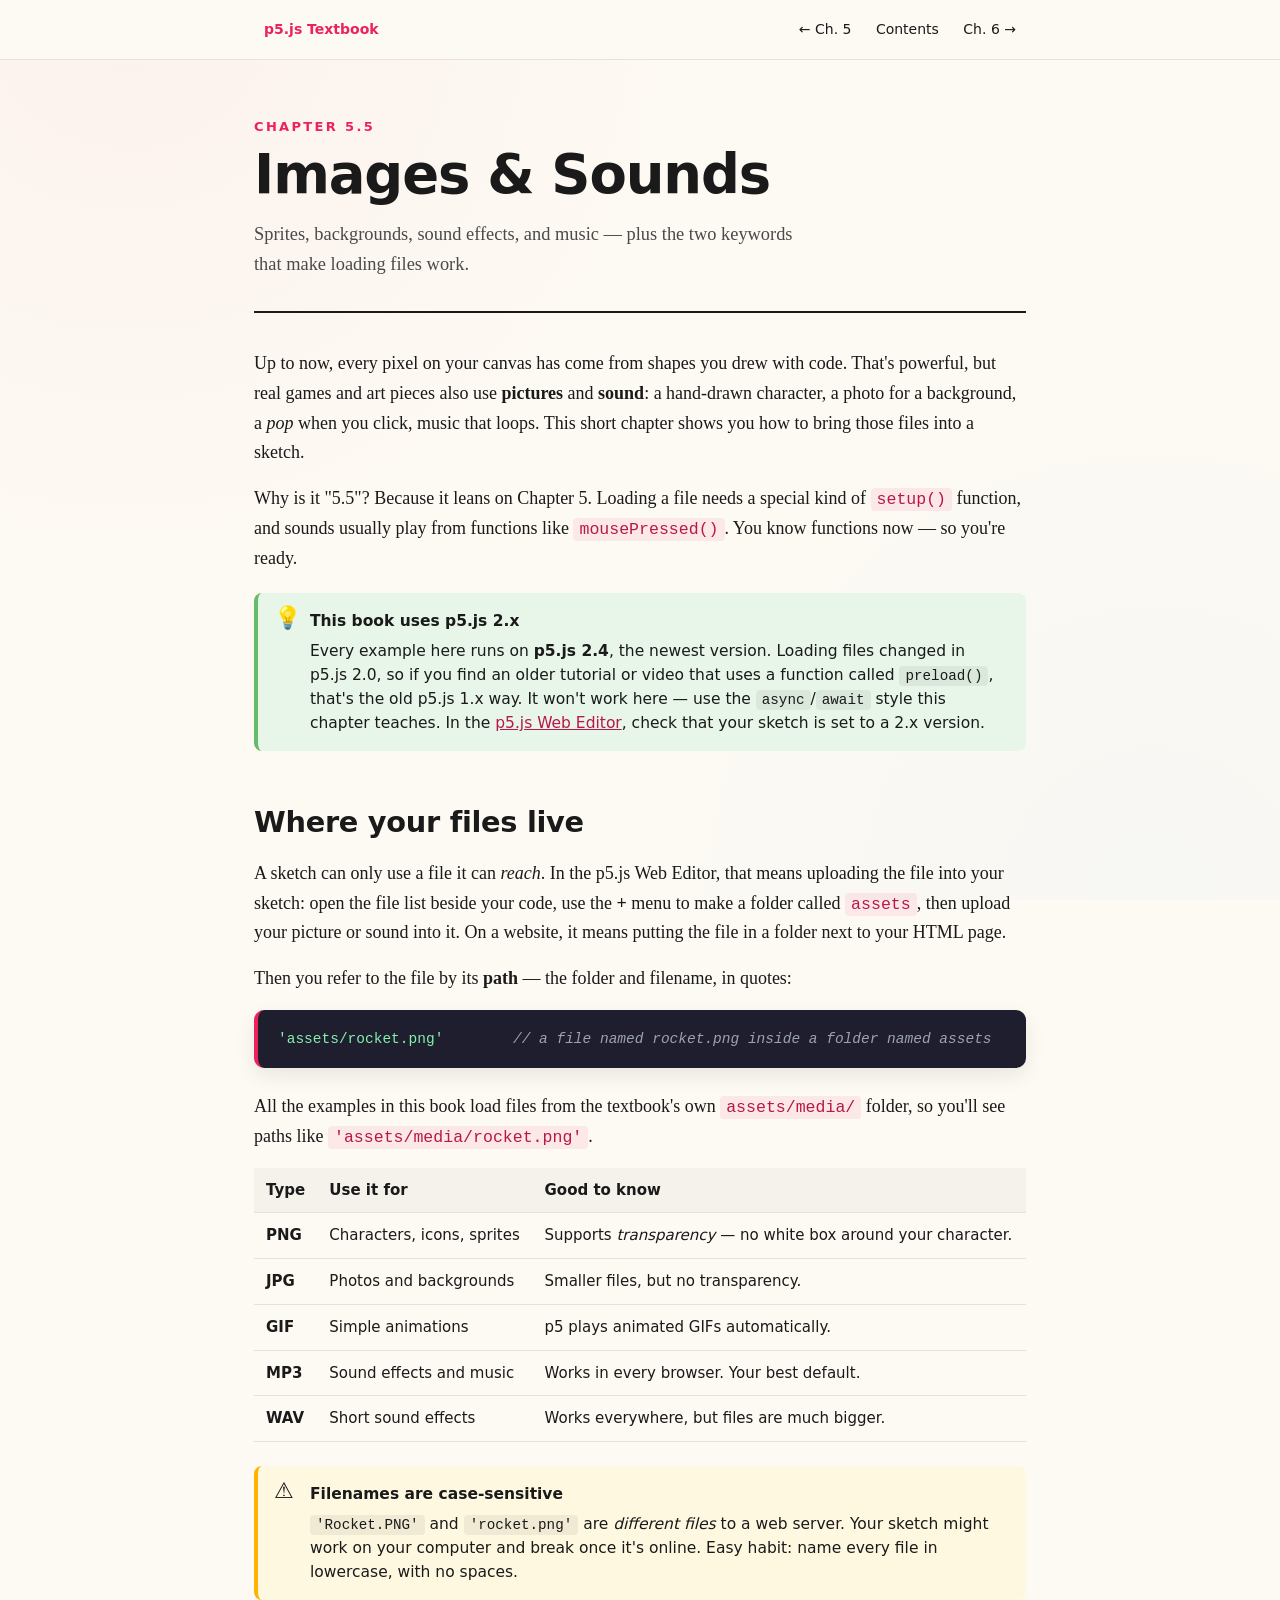
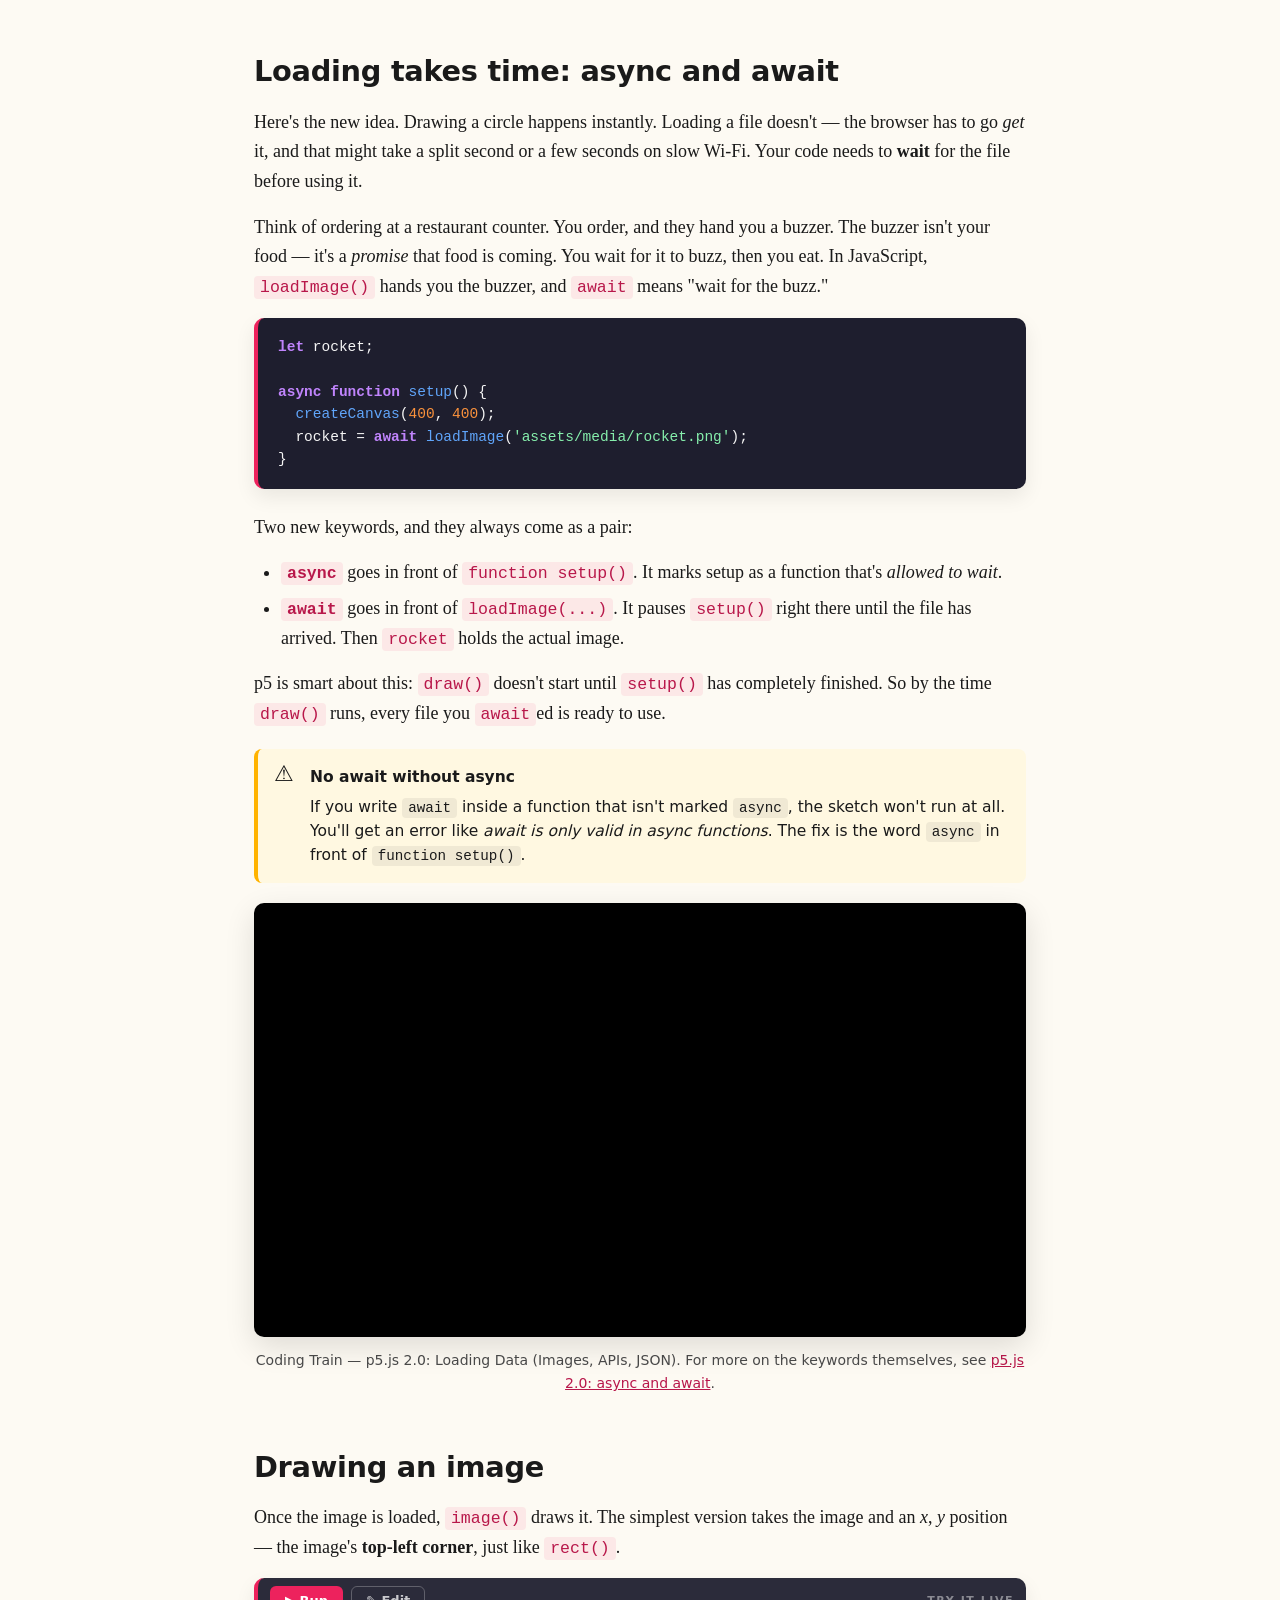
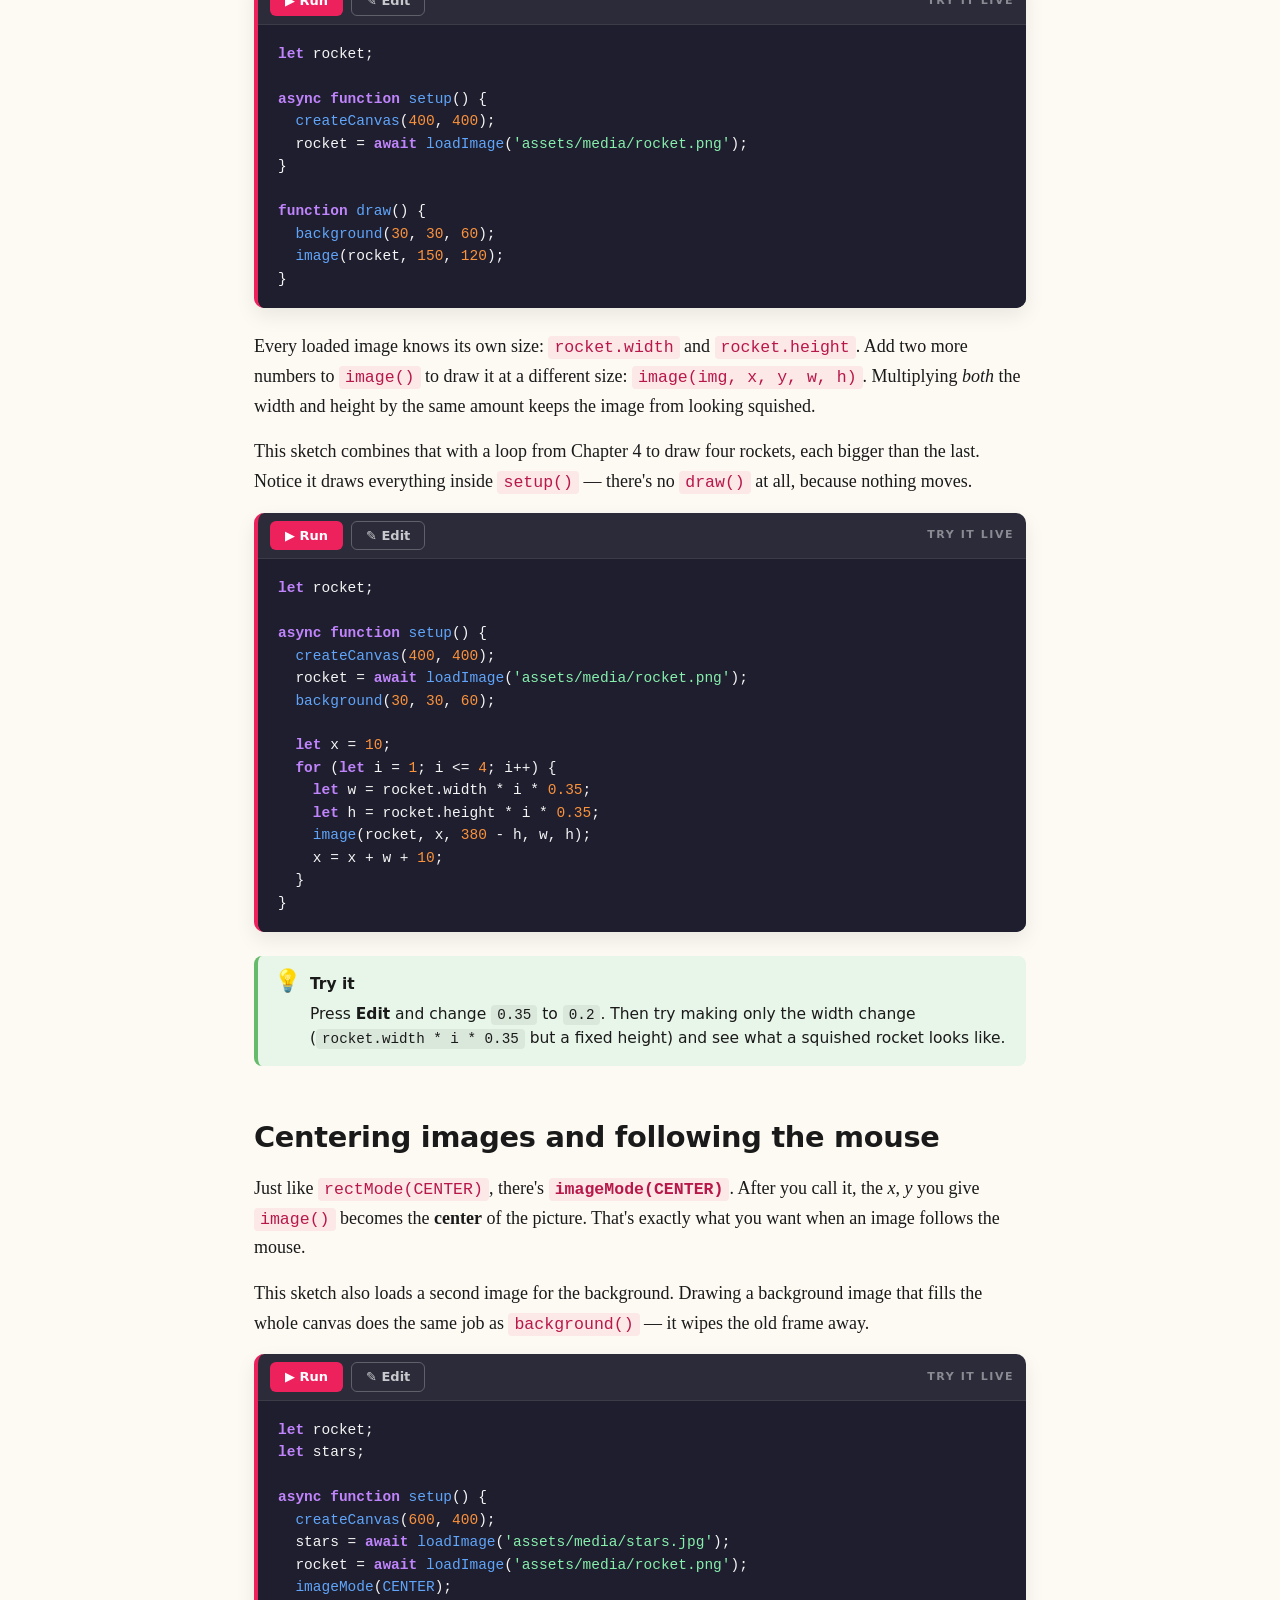
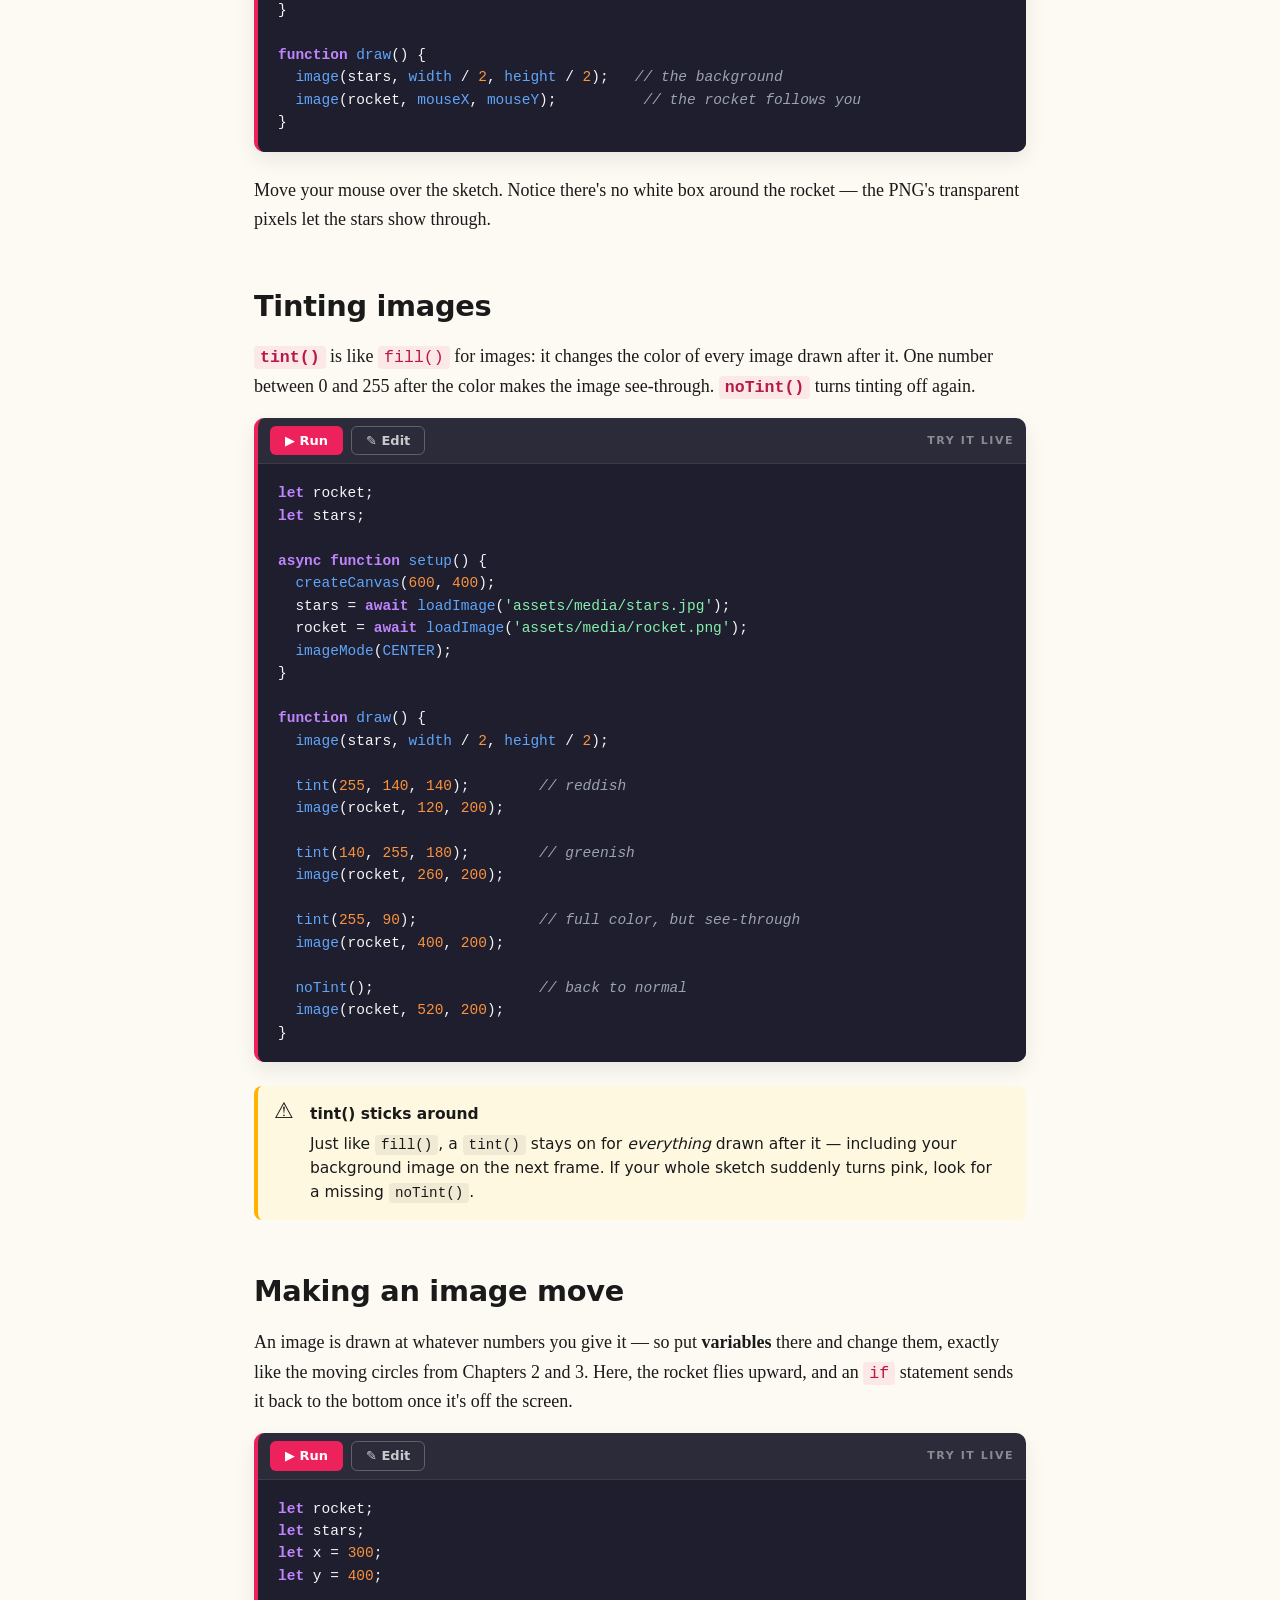
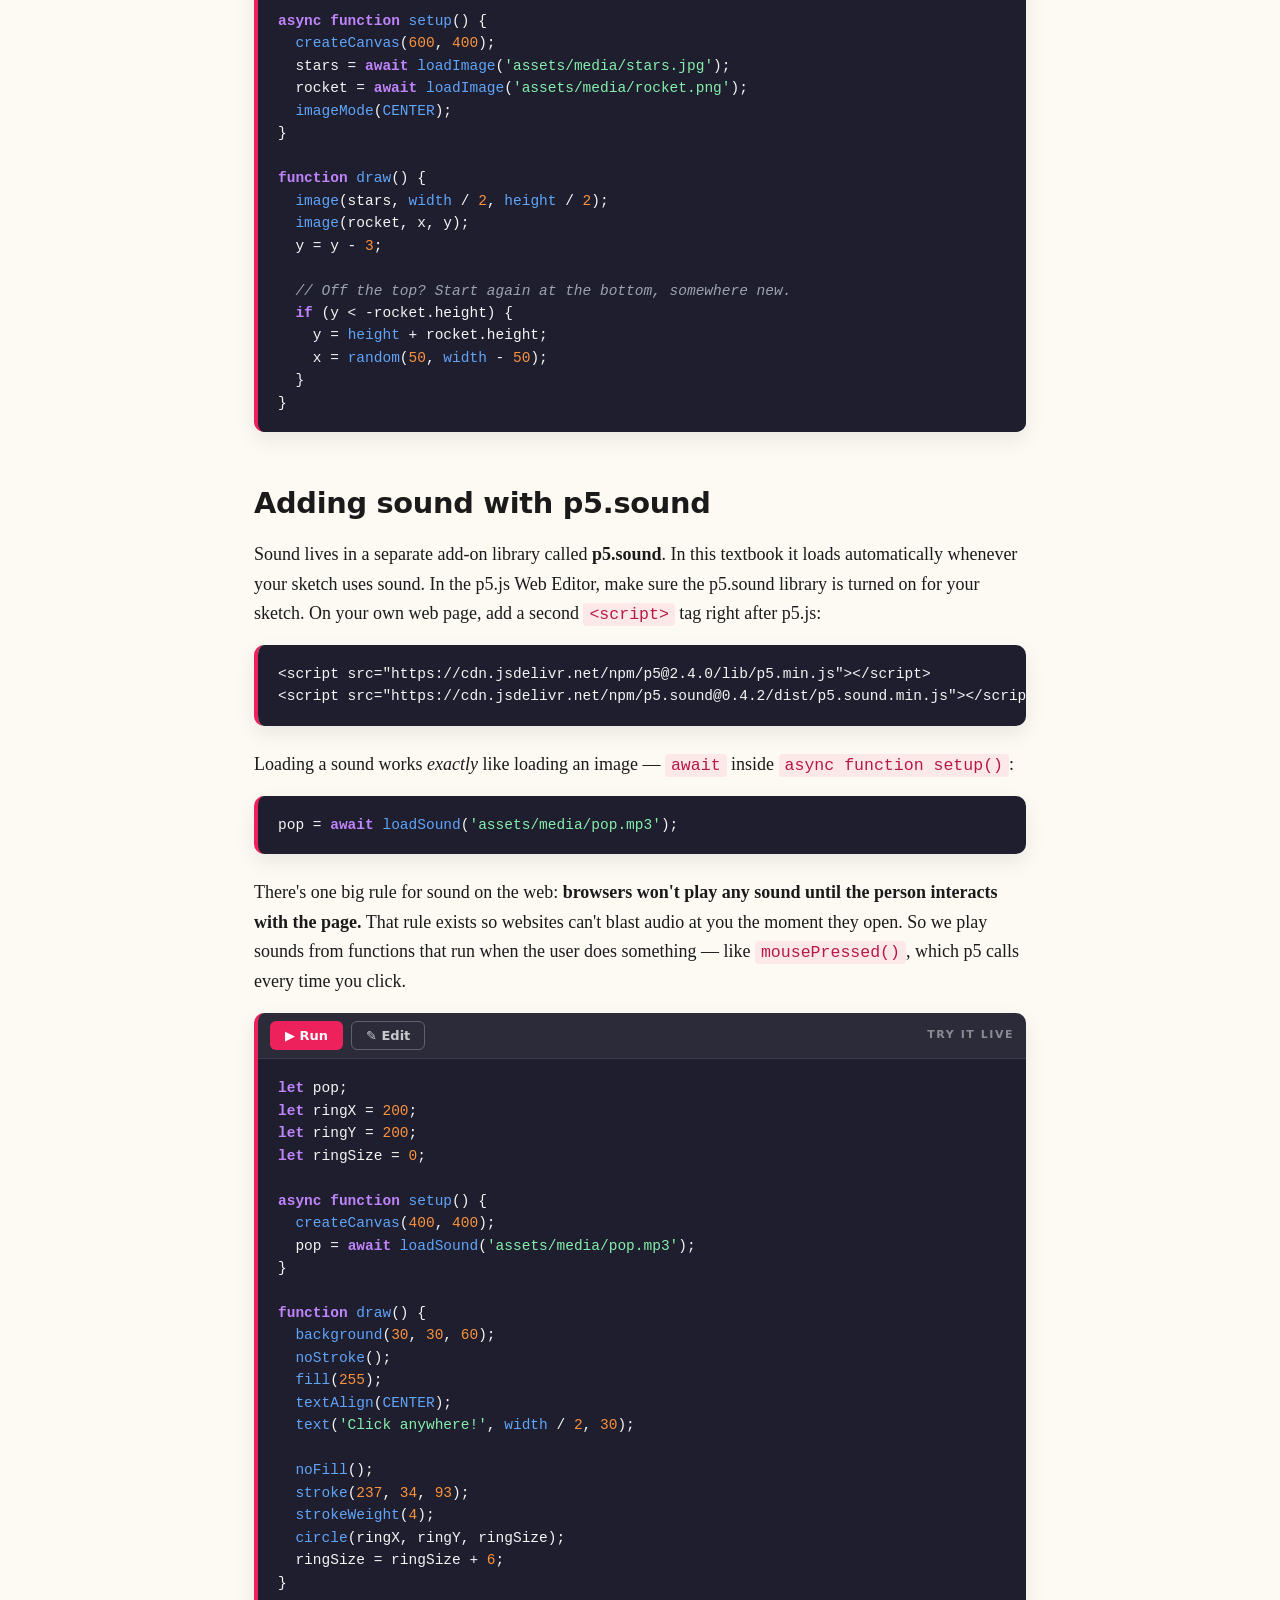
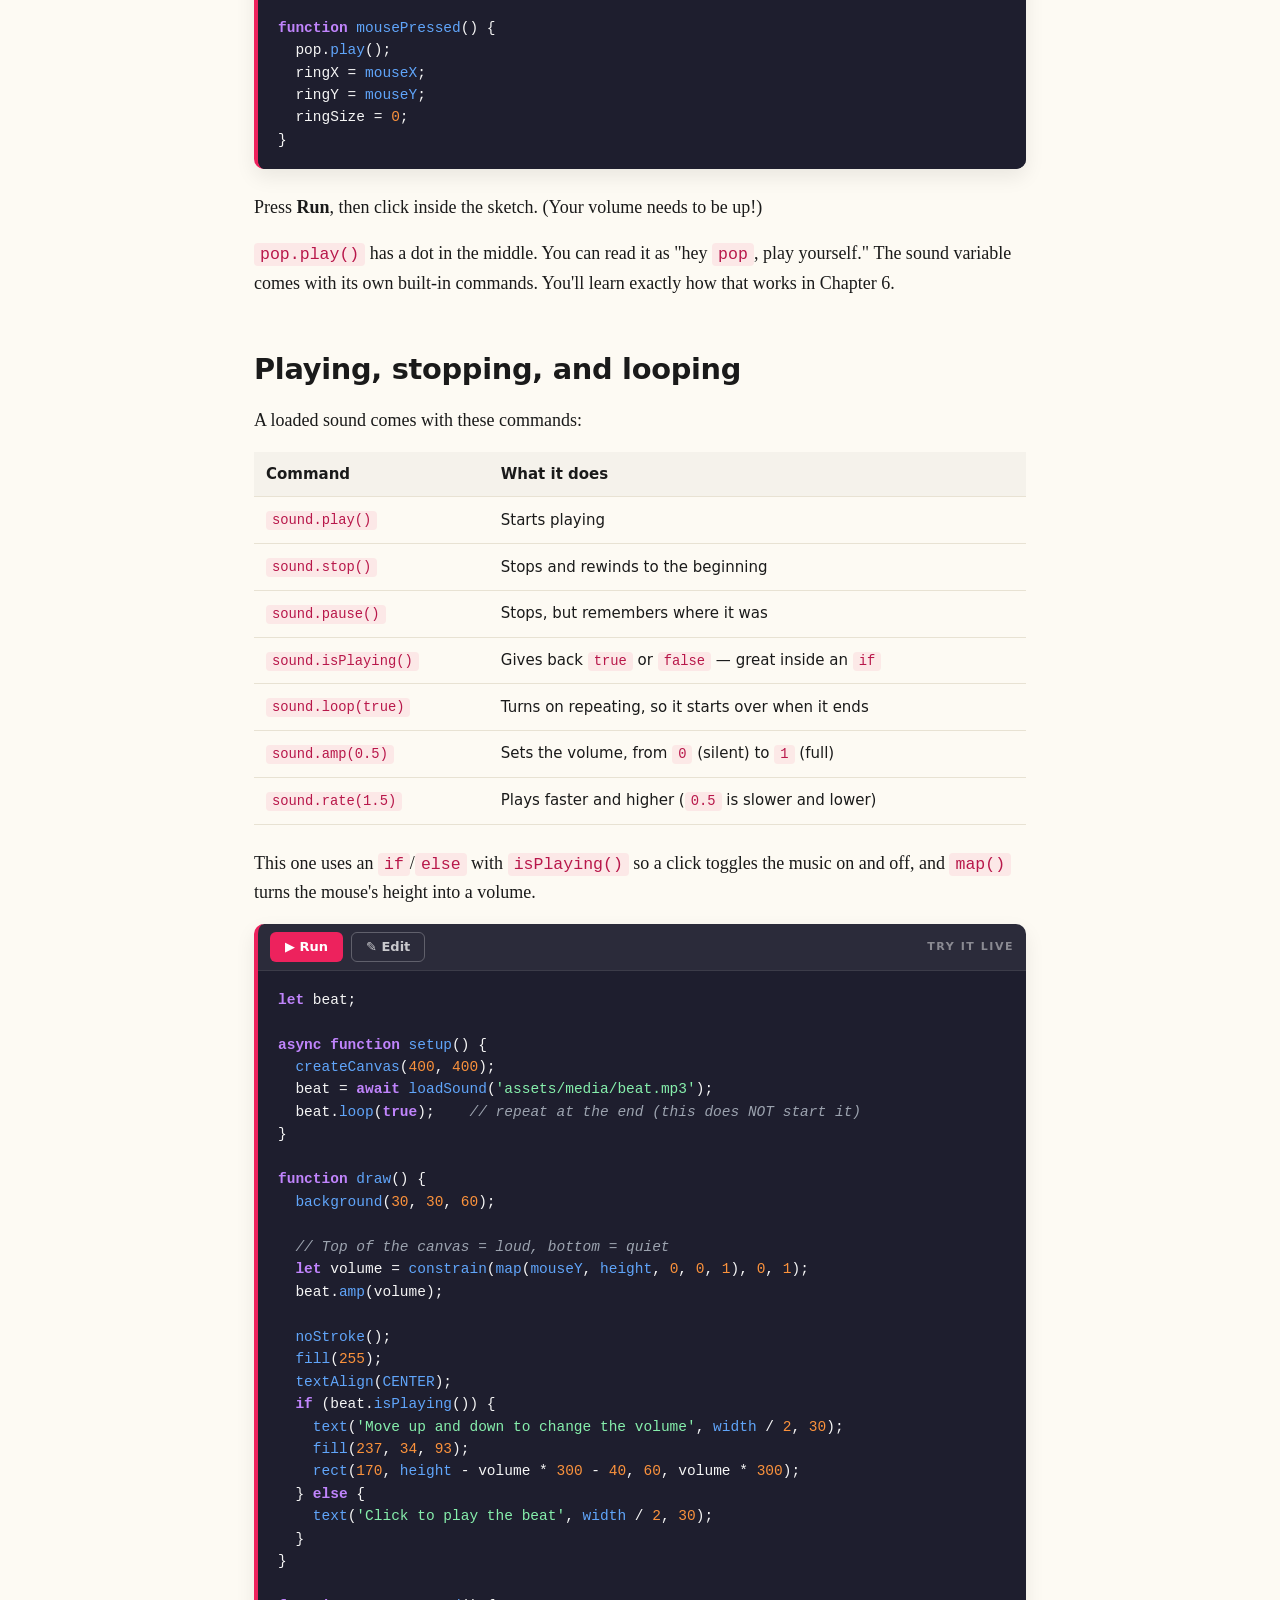
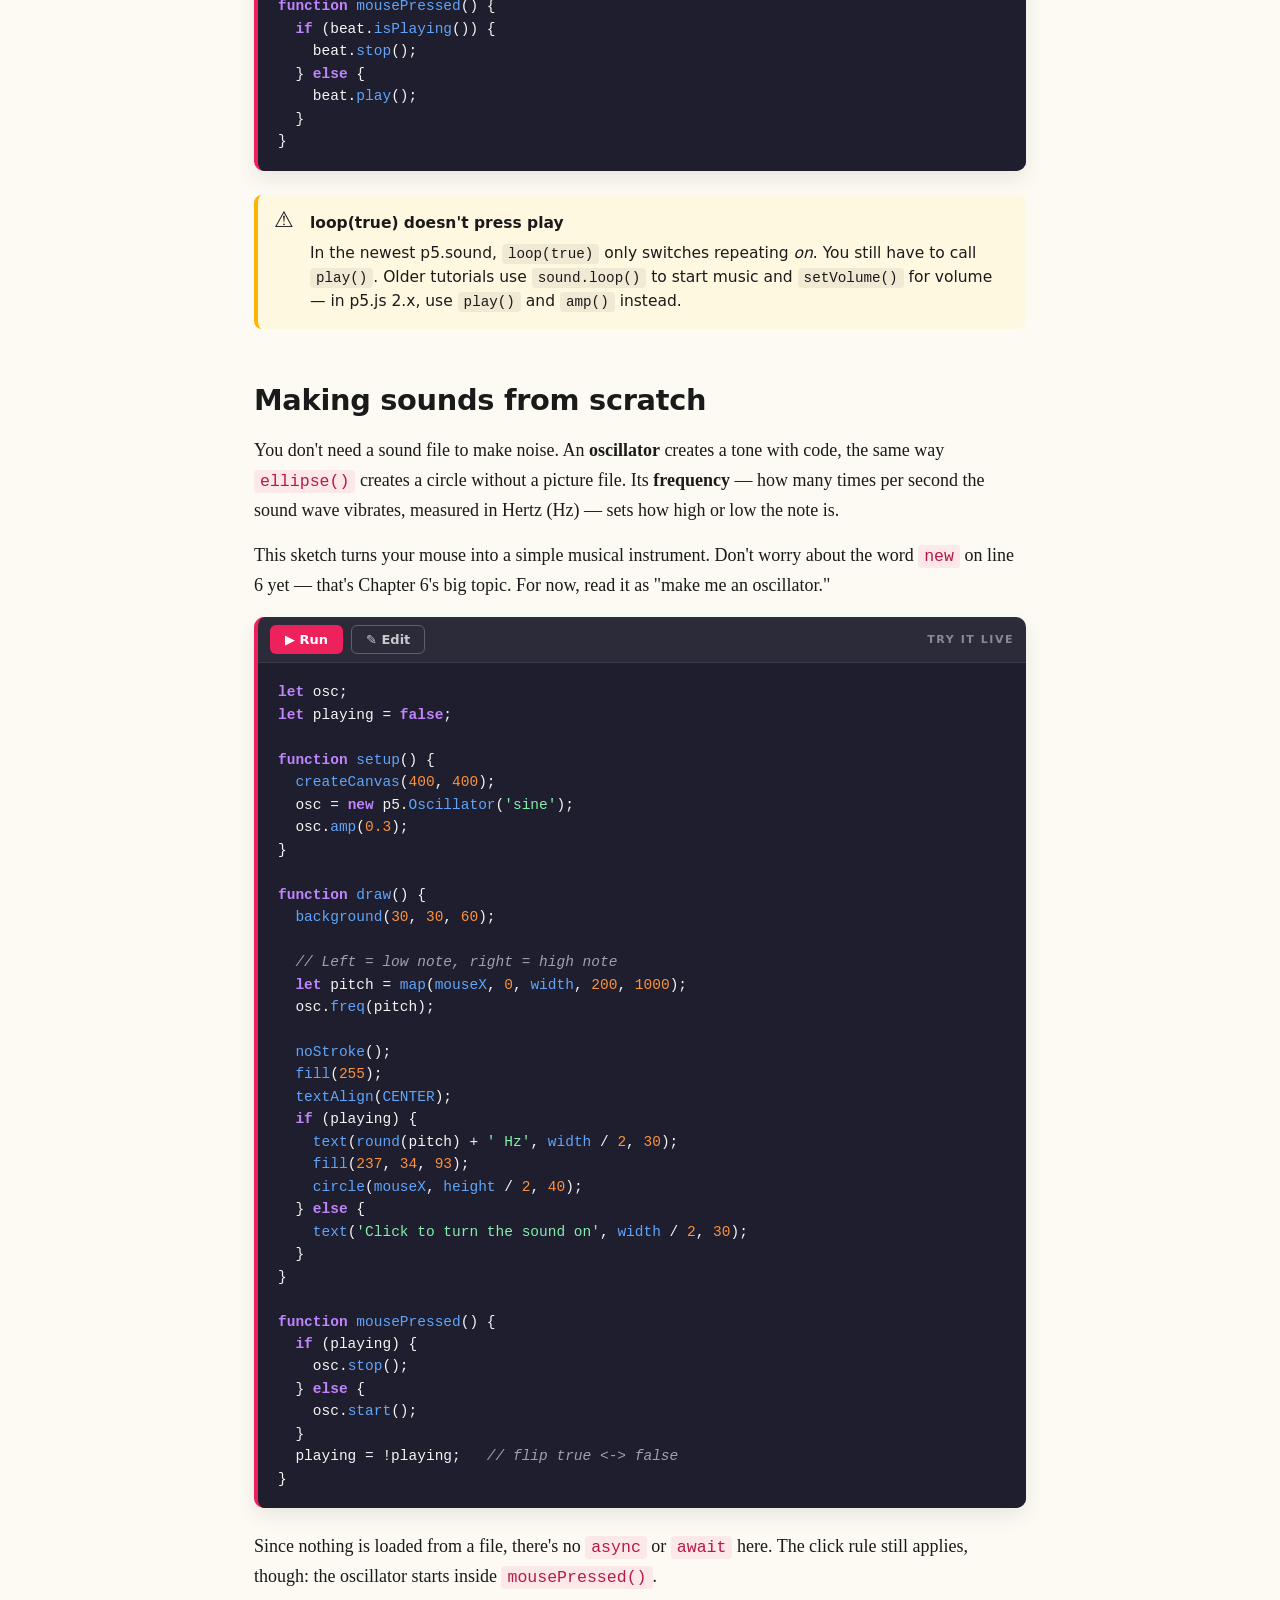
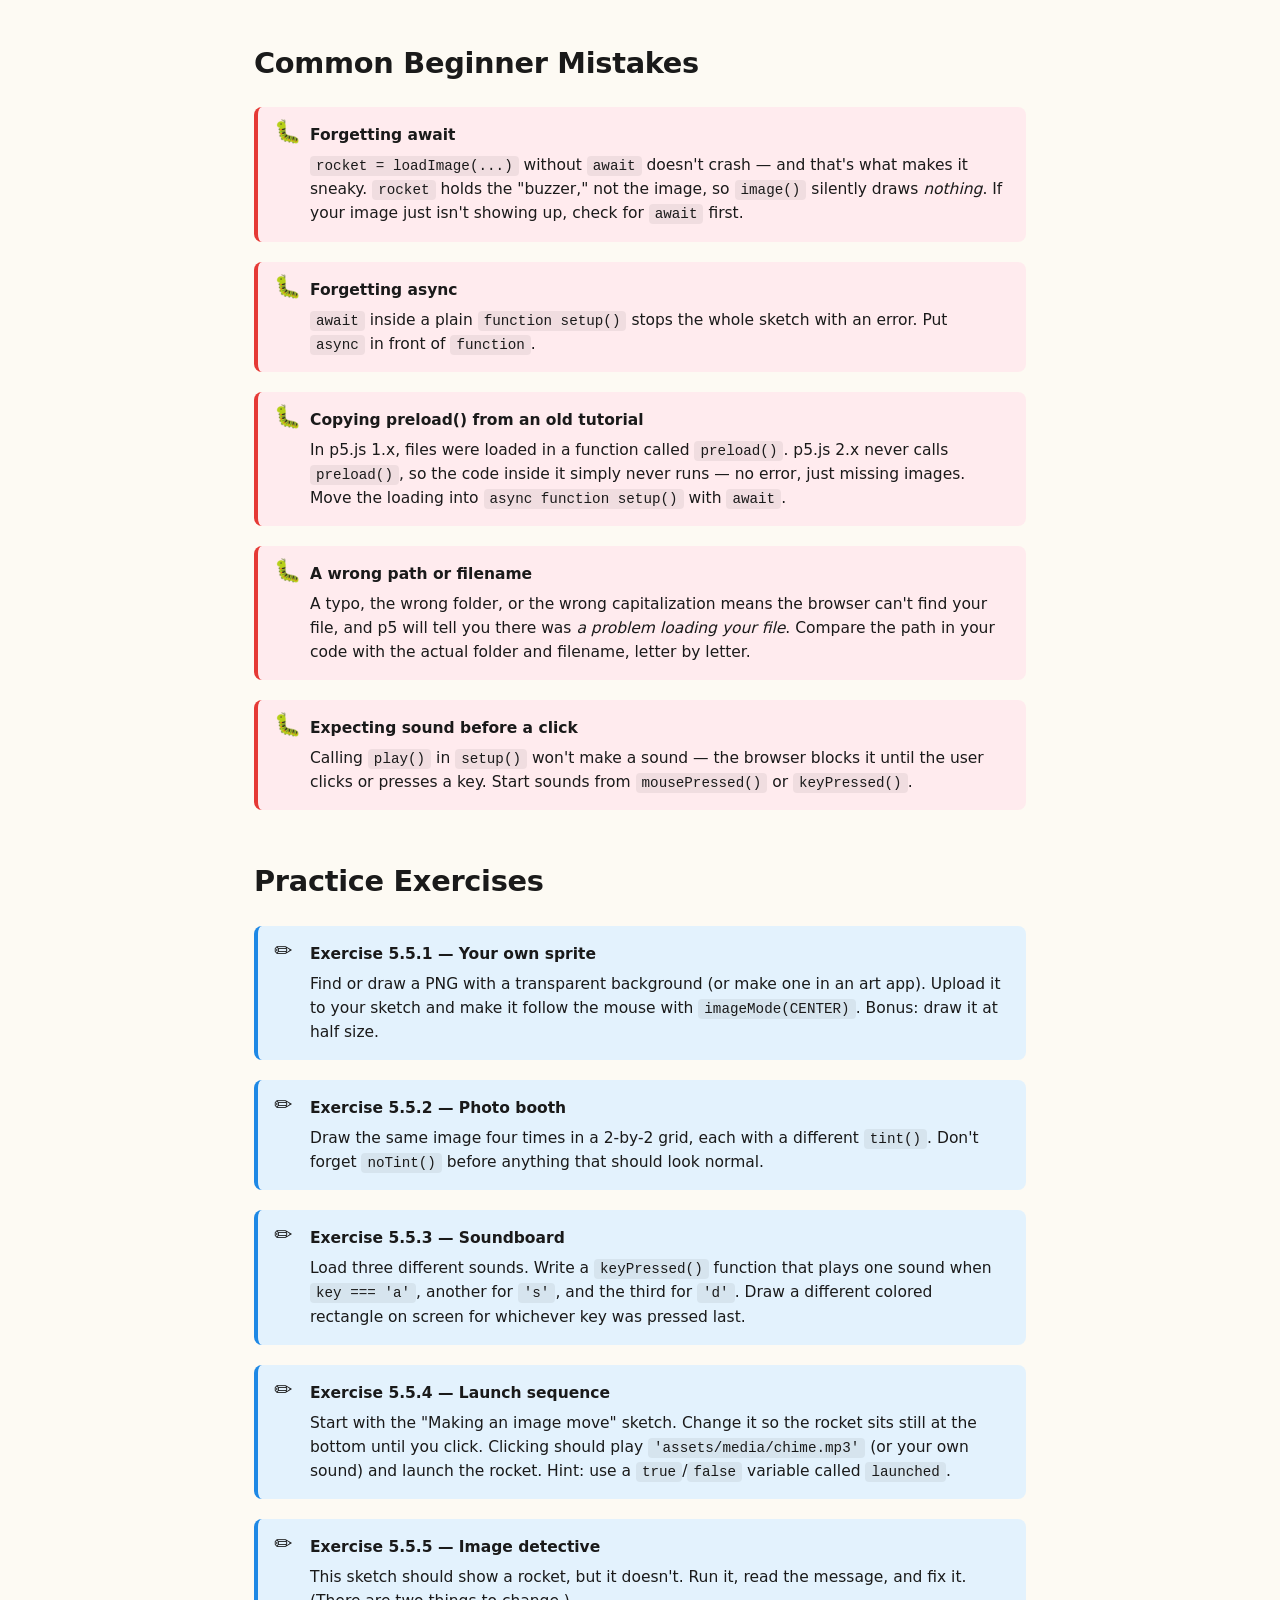
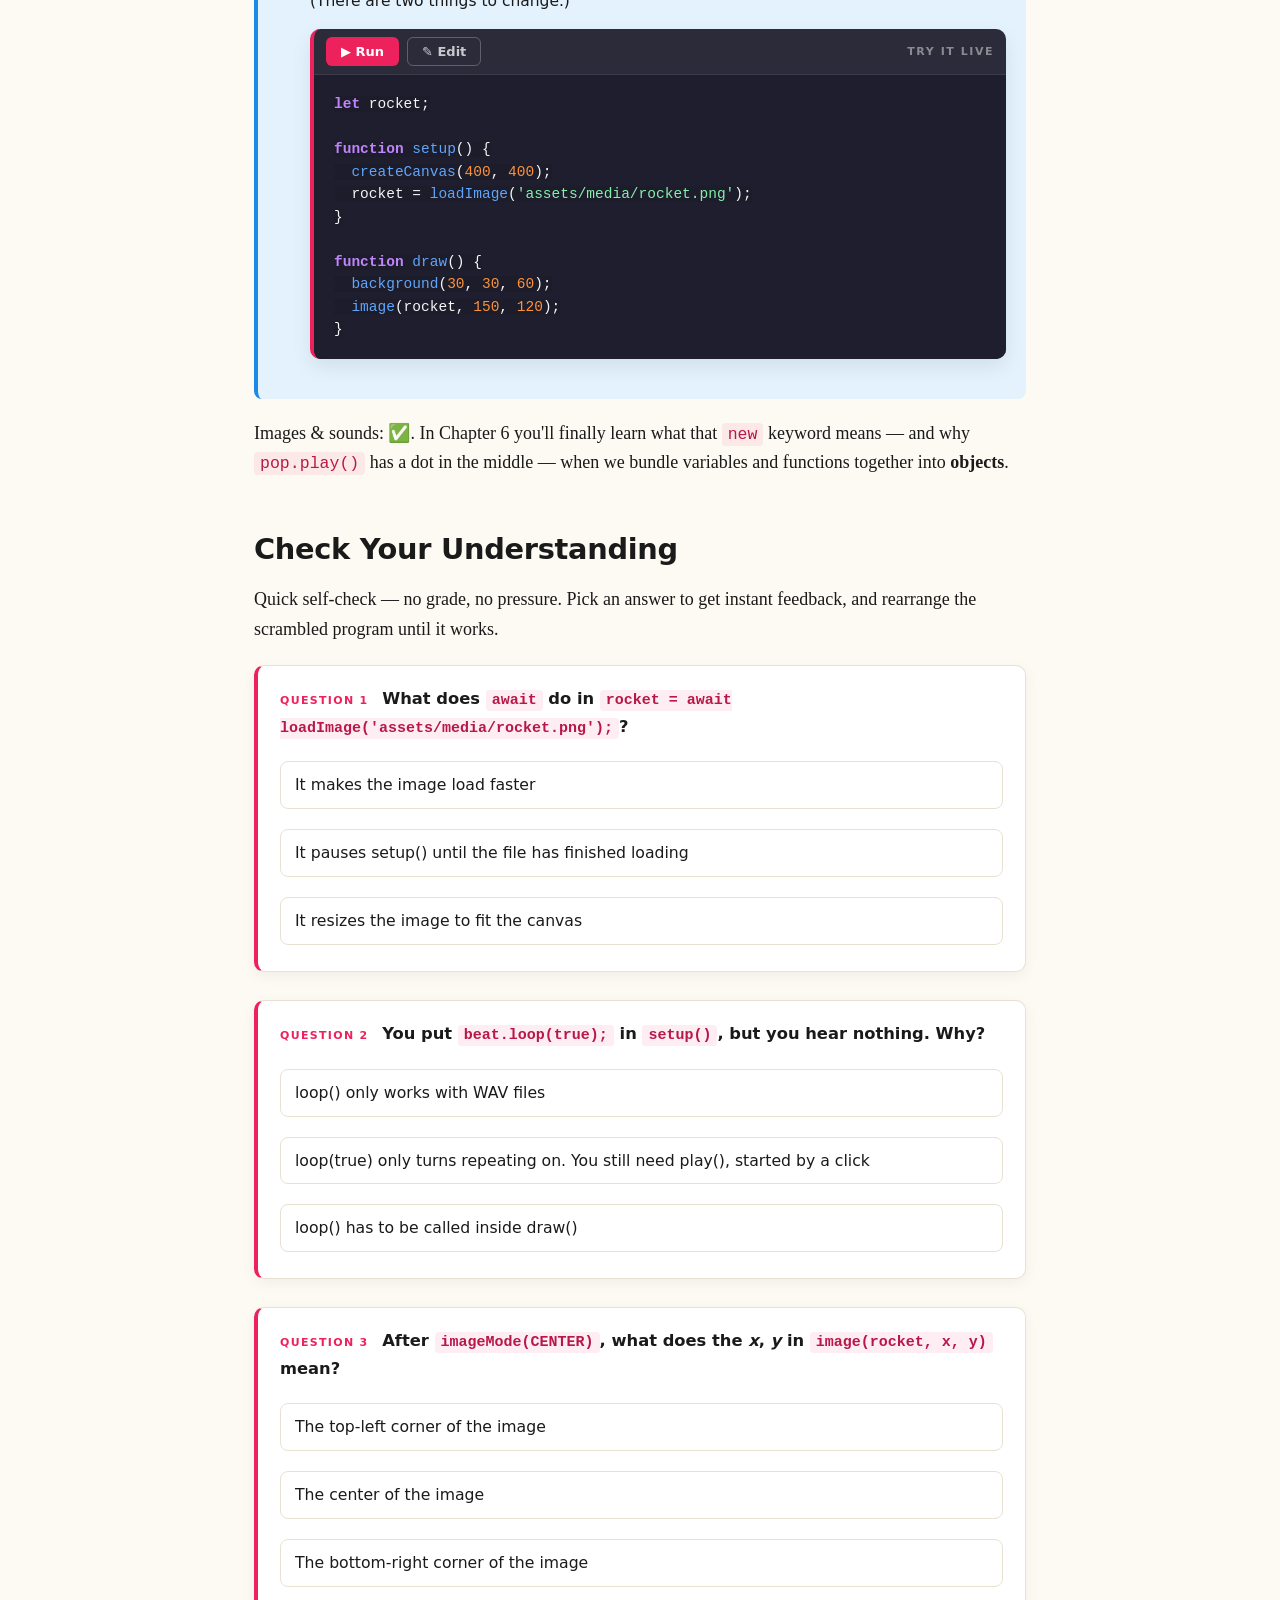
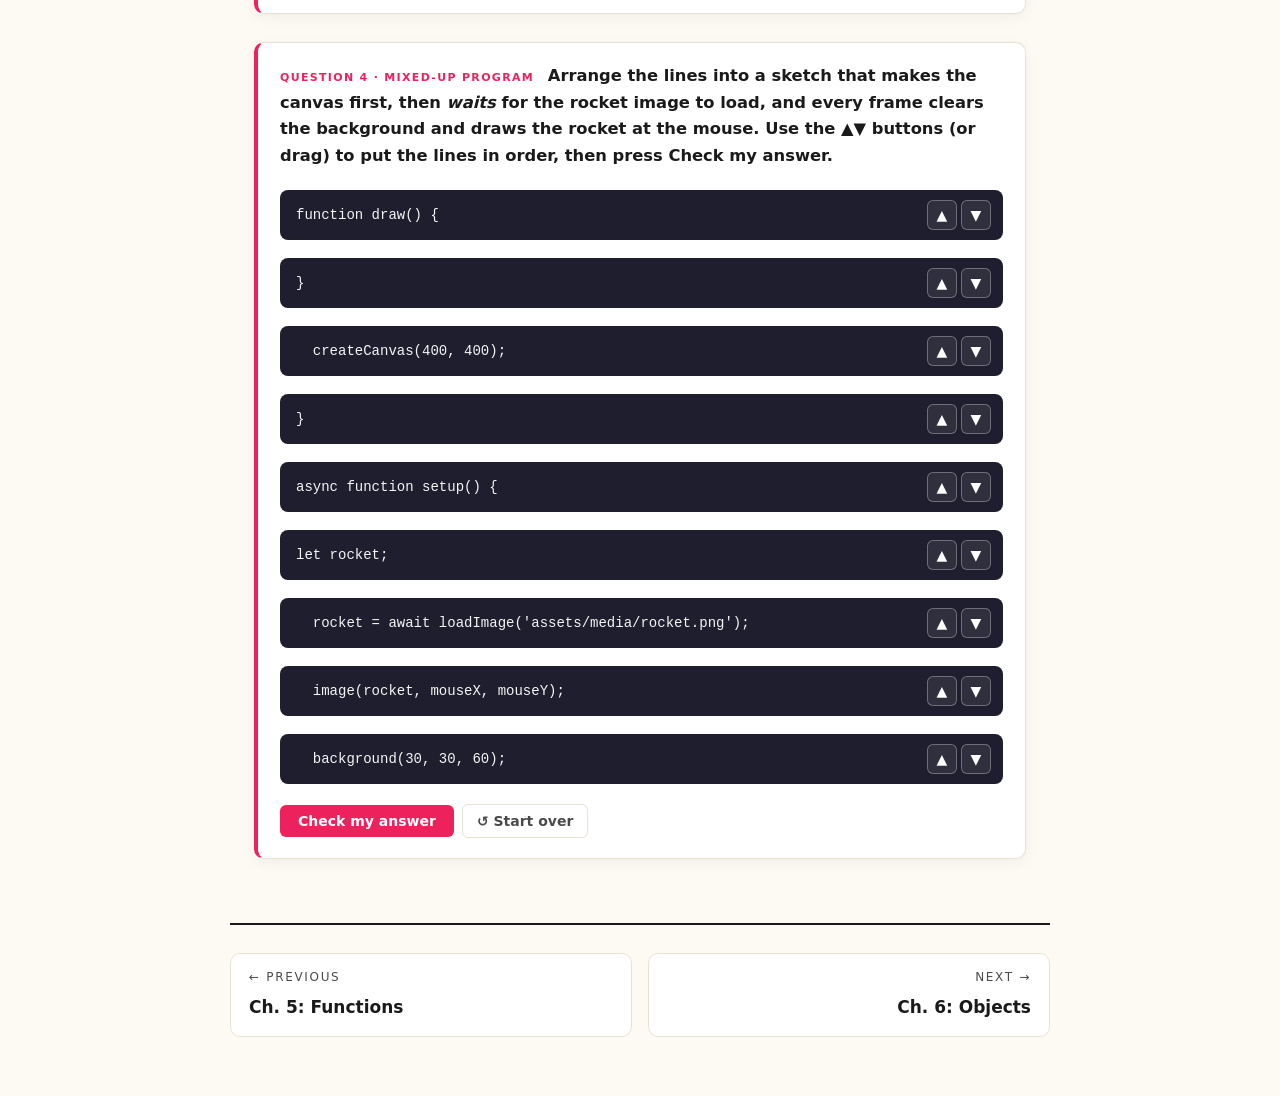
<file: chapter05-5.html>
<!DOCTYPE html>
<html lang="en">
<head>
<meta charset="utf-8">
<meta name="viewport" content="width=device-width, initial-scale=1">
<title>Chapter 5.5: Images &amp; Sounds — p5.js Textbook</title>
<style>
/* ============================================================
   p5.js Textbook — shared inline stylesheet
   ============================================================ */
:root {
  --bg: #fdfaf3;
  --bg-panel: #ffffff;
  --ink: #1a1a1a;
  --ink-soft: #4a4a4a;
  --accent: #ed225d;        /* p5 pink */
  --accent-dark: #b8174a;
  --rule: #e8e2d3;
  --code-bg: #1e1e2e;
  --code-ink: #f5f5f5;

  --kw: #c084fc;            /* keyword purple */
  --fn: #60a5fa;            /* function blue */
  --num: #fb923c;           /* number orange */
  --com: #9ca3af;           /* comment gray */
  --str: #86efac;           /* string green */
  --cls: #fde047;           /* class-name yellow */

  --tip-bg: #e8f5e9;
  --tip-bd: #66bb6a;
  --alert-bg: #fff8e1;
  --alert-bd: #ffb300;
  --err-bg: #ffebee;
  --err-bd: #e53935;
  --ex-bg: #e3f2fd;
  --ex-bd: #1e88e5;

  --serif: "Iowan Old Style", "Palatino Linotype", "Book Antiqua", Palatino, Georgia, serif;
  --sans: "Helvetica Neue", "Inter", system-ui, -apple-system, Segoe UI, Roboto, sans-serif;
  --mono: "JetBrains Mono", "Fira Code", "SF Mono", Menlo, Consolas, monospace;
}

* { box-sizing: border-box; }

html { scroll-behavior: smooth; }

body {
  margin: 0;
  padding: 0;
  font-family: var(--serif);
  font-size: 18px;
  line-height: 1.65;
  color: var(--ink);
  background: var(--bg);
  background-image:
    radial-gradient(circle at 10% 0%, rgba(237,34,93,0.04) 0%, transparent 40%),
    radial-gradient(circle at 90% 100%, rgba(96,165,250,0.04) 0%, transparent 40%);
  background-attachment: fixed;
}

.wrap {
  max-width: 820px;
  margin: 0 auto;
  padding: 0 24px;
}

/* ---------- Top nav ---------- */
.chapter-nav {
  position: sticky;
  top: 0;
  z-index: 50;
  background: rgba(253,250,243,0.92);
  backdrop-filter: blur(10px);
  -webkit-backdrop-filter: blur(10px);
  border-bottom: 1px solid var(--rule);
  font-family: var(--sans);
  font-size: 14px;
}
.chapter-nav .wrap {
  display: flex;
  align-items: center;
  justify-content: space-between;
  padding-top: 12px;
  padding-bottom: 12px;
  gap: 12px;
}
.chapter-nav a {
  color: var(--ink);
  text-decoration: none;
  padding: 6px 10px;
  border-radius: 6px;
  transition: background 0.15s;
}
.chapter-nav a:hover { background: rgba(237,34,93,0.1); color: var(--accent-dark); }
.chapter-nav .home {
  font-weight: 700;
  color: var(--accent);
}
.chapter-nav .nav-prev::before { content: "← "; }
.chapter-nav .nav-next::after  { content: " →"; }
.chapter-nav .nav-disabled { color: #bbb; pointer-events: none; }

/* ---------- Chapter header ---------- */
.chapter-header {
  padding: 56px 0 32px;
  border-bottom: 2px solid var(--ink);
  margin-bottom: 36px;
}
.chapter-eyebrow {
  font-family: var(--sans);
  font-size: 13px;
  letter-spacing: 0.18em;
  text-transform: uppercase;
  color: var(--accent);
  font-weight: 700;
  margin: 0 0 8px;
}
.chapter-title {
  font-family: var(--sans);
  font-weight: 900;
  font-size: clamp(2rem, 5vw, 3.4rem);
  line-height: 1.05;
  margin: 0 0 16px;
  letter-spacing: -0.02em;
}
.chapter-lede {
  font-size: 1.15rem;
  color: var(--ink-soft);
  margin: 0;
  max-width: 60ch;
}

/* ---------- Typography ---------- */
h2 {
  font-family: var(--sans);
  font-weight: 800;
  font-size: 1.8rem;
  margin: 48px 0 12px;
  letter-spacing: -0.01em;
  scroll-margin-top: 80px;
}
h2 .anchor {
  opacity: 0;
  text-decoration: none;
  color: var(--accent);
  margin-left: 8px;
  font-weight: 400;
  transition: opacity 0.15s;
}
h2:hover .anchor { opacity: 1; }

h3 {
  font-family: var(--sans);
  font-weight: 700;
  font-size: 1.25rem;
  margin: 32px 0 10px;
}

p { margin: 0 0 16px; }
a { color: var(--accent-dark); }
a:hover { color: var(--accent); }

strong { font-weight: 700; }
em { font-style: italic; }

ul, ol { margin: 0 0 16px; padding-left: 1.5em; }
li { margin: 6px 0; }

/* ---------- Inline code & code blocks ---------- */
code {
  font-family: var(--mono);
  font-size: 0.92em;
  background: rgba(237,34,93,0.08);
  color: var(--accent-dark);
  padding: 2px 6px;
  border-radius: 4px;
}

pre {
  background: var(--code-bg);
  color: var(--code-ink);
  font-family: var(--mono);
  font-size: 14.5px;
  line-height: 1.55;
  padding: 18px 20px;
  border-radius: 10px;
  overflow-x: auto;
  margin: 16px 0 24px;
  border-left: 4px solid var(--accent);
  box-shadow: 0 8px 20px rgba(0,0,0,0.08);
}
pre code {
  background: transparent;
  color: inherit;
  padding: 0;
  border-radius: 0;
  font-size: inherit;
}

.keyword    { color: var(--kw); font-weight: 600; }
.function   { color: var(--fn); }
.number     { color: var(--num); }
.comment    { color: var(--com); font-style: italic; }
.string     { color: var(--str); }
.class-name { color: var(--cls); font-weight: 600; }

/* ---------- Video container ---------- */
.video-container {
  position: relative;
  width: 100%;
  padding-top: 56.25%;       /* 16:9 */
  margin: 20px 0 28px;
  border-radius: 10px;
  overflow: hidden;
  box-shadow: 0 10px 30px rgba(0,0,0,0.12);
  background: #000;
}
.video-container iframe {
  position: absolute;
  inset: 0;
  width: 100%;
  height: 100%;
  border: 0;
}
.video-caption {
  font-family: var(--sans);
  font-size: 14px;
  color: var(--ink-soft);
  margin: -16px 0 24px;
  text-align: center;
}

/* ---------- Callouts ---------- */
.tip, .alert, .error-example, .exercise {
  padding: 16px 20px 16px 52px;
  border-radius: 8px;
  margin: 20px 0;
  position: relative;
  font-family: var(--sans);
  font-size: 15.5px;
  line-height: 1.55;
}
.tip::before, .alert::before, .error-example::before, .exercise::before {
  position: absolute;
  left: 16px;
  top: 14px;
  font-size: 22px;
  line-height: 1;
}
.tip            { background: var(--tip-bg);   border-left: 4px solid var(--tip-bd); }
.tip::before    { content: "💡"; }
.alert          { background: var(--alert-bg); border-left: 4px solid var(--alert-bd); }
.alert::before  { content: "⚠️"; }
.error-example  { background: var(--err-bg);   border-left: 4px solid var(--err-bd); }
.error-example::before { content: "🐛"; }
.exercise       { background: var(--ex-bg);    border-left: 4px solid var(--ex-bd); }
.exercise::before { content: "✏️"; }

.callout-title {
  display: block;
  font-weight: 700;
  margin-bottom: 6px;
  font-family: var(--sans);
}

.tip code, .alert code, .error-example code, .exercise code {
  background: rgba(0,0,0,0.06);
  color: inherit;
}

/* ---------- Tables ---------- */
table {
  border-collapse: collapse;
  width: 100%;
  margin: 16px 0 24px;
  font-family: var(--sans);
  font-size: 15px;
}
th, td {
  border-bottom: 1px solid var(--rule);
  padding: 10px 12px;
  text-align: left;
}
th { background: rgba(0,0,0,0.03); font-weight: 700; }

/* ---------- Footer nav ---------- */
.chapter-footer {
  margin-top: 64px;
  padding: 28px 0 48px;
  border-top: 2px solid var(--ink);
  display: flex;
  justify-content: space-between;
  gap: 16px;
  font-family: var(--sans);
}
.chapter-footer a {
  text-decoration: none;
  color: var(--ink);
  padding: 14px 18px;
  border: 1px solid var(--rule);
  border-radius: 10px;
  flex: 1;
  background: var(--bg-panel);
  transition: transform 0.15s, box-shadow 0.15s, border-color 0.15s;
}
.chapter-footer a:hover {
  transform: translateY(-2px);
  box-shadow: 0 8px 20px rgba(0,0,0,0.08);
  border-color: var(--accent);
}
.chapter-footer .label {
  display: block;
  font-size: 12px;
  letter-spacing: 0.14em;
  text-transform: uppercase;
  color: var(--ink-soft);
  margin-bottom: 4px;
}
.chapter-footer .title {
  font-weight: 700;
  font-size: 17px;
}
.chapter-footer .next { text-align: right; }
.chapter-footer .disabled { opacity: 0.4; pointer-events: none; }

/* ---------- Index page extras ---------- */
.toc-grid {
  display: grid;
  grid-template-columns: repeat(auto-fill, minmax(280px, 1fr));
  gap: 18px;
  margin: 32px 0;
}
.toc-card {
  display: block;
  padding: 22px;
  background: var(--bg-panel);
  border: 1px solid var(--rule);
  border-radius: 12px;
  text-decoration: none;
  color: var(--ink);
  transition: transform 0.18s, box-shadow 0.18s, border-color 0.18s;
  position: relative;
  overflow: hidden;
}
.toc-card::before {
  content: "";
  position: absolute;
  top: 0; left: 0;
  width: 100%; height: 4px;
  background: var(--accent);
  transform: scaleX(0);
  transform-origin: left;
  transition: transform 0.25s;
}
.toc-card:hover {
  transform: translateY(-4px);
  box-shadow: 0 12px 30px rgba(0,0,0,0.1);
  border-color: var(--accent);
}
.toc-card:hover::before { transform: scaleX(1); }
.toc-num {
  font-family: var(--mono);
  font-size: 13px;
  color: var(--accent);
  font-weight: 700;
  letter-spacing: 0.1em;
}
.toc-title {
  font-family: var(--sans);
  font-weight: 800;
  font-size: 1.3rem;
  margin: 6px 0 8px;
}
.toc-desc {
  font-size: 15px;
  color: var(--ink-soft);
  line-height: 1.5;
}

/* ---------- Responsive ---------- */
@media (max-width: 600px) {
  body { font-size: 17px; }
  .wrap { padding: 0 18px; }
  .chapter-nav { font-size: 13px; }
  .chapter-nav .wrap { gap: 8px; }
  .chapter-nav a { padding: 6px 6px; }
  pre { font-size: 13.5px; padding: 14px; }
  .chapter-footer { flex-direction: column; }
  .chapter-footer .next { text-align: left; }
}

/* ---------- Print ---------- */
@media print {
  body { background: white; color: black; font-size: 11pt; }
  .chapter-nav, .chapter-footer, .video-container { display: none; }
  pre { box-shadow: none; border: 1px solid #ccc; page-break-inside: avoid; }
  h2, h3 { page-break-after: avoid; }
  .tip, .alert, .error-example, .exercise {
    border: 1px solid #999; background: #f5f5f5 !important; color: black;
  }
  a { color: black; text-decoration: underline; }
}

</style>
<link rel="stylesheet" href="assets/interactive.css">
<script defer src="assets/interactive.js"></script>
</head>
<body>
<nav class="chapter-nav">
  <div class="wrap">
    <a class="home" href="index.html">p5.js Textbook</a>
    <div class="nav-links">
      <a class="nav-prev" href="chapter05.html">Ch. 5</a>
      <a href="index.html">Contents</a>
      <a class="nav-next" href="chapter06.html">Ch. 6</a>
    </div>
  </div>
</nav>
<main class="wrap">
  <header class="chapter-header">
    <p class="chapter-eyebrow">Chapter 5.5</p>
    <h1 class="chapter-title">Images &amp; Sounds</h1>
    <p class="chapter-lede">Sprites, backgrounds, sound effects, and music — plus the two keywords that make loading files work.</p>
  </header>

<p>Up to now, every pixel on your canvas has come from shapes you drew with code. That's powerful, but real games and art pieces also use <strong>pictures</strong> and <strong>sound</strong>: a hand-drawn character, a photo for a background, a <em>pop</em> when you click, music that loops. This short chapter shows you how to bring those files into a sketch.</p>

<p>Why is it "5.5"? Because it leans on Chapter 5. Loading a file needs a special kind of <code>setup()</code> function, and sounds usually play from functions like <code>mousePressed()</code>. You know functions now — so you're ready.</p>

<div class="tip">
<span class="callout-title">This book uses p5.js 2.x</span>
Every example here runs on <strong>p5.js 2.4</strong>, the newest version. Loading files changed in p5.js 2.0, so if you find an older tutorial or video that uses a function called <code>preload()</code>, that's the old p5.js 1.x way. It won't work here — use the <code>async</code>/<code>await</code> style this chapter teaches. In the <a href="https://editor.p5js.org/" target="_blank" rel="noopener">p5.js Web Editor</a>, check that your sketch is set to a 2.x version.
</div>

<h2 id="media-files">Where your files live <a class="anchor" href="#media-files">#</a></h2>

<p>A sketch can only use a file it can <em>reach</em>. In the p5.js Web Editor, that means uploading the file into your sketch: open the file list beside your code, use the <strong>+</strong> menu to make a folder called <code>assets</code>, then upload your picture or sound into it. On a website, it means putting the file in a folder next to your HTML page.</p>

<p>Then you refer to the file by its <strong>path</strong> — the folder and filename, in quotes:</p>

<pre><code><span class="string">'assets/rocket.png'</span>        <span class="comment">// a file named rocket.png inside a folder named assets</span></code></pre>

<p>All the examples in this book load files from the textbook's own <code>assets/media/</code> folder, so you'll see paths like <code>'assets/media/rocket.png'</code>.</p>

<table>
  <thead><tr><th>Type</th><th>Use it for</th><th>Good to know</th></tr></thead>
  <tbody>
    <tr><td><strong>PNG</strong></td><td>Characters, icons, sprites</td><td>Supports <em>transparency</em> — no white box around your character.</td></tr>
    <tr><td><strong>JPG</strong></td><td>Photos and backgrounds</td><td>Smaller files, but no transparency.</td></tr>
    <tr><td><strong>GIF</strong></td><td>Simple animations</td><td>p5 plays animated GIFs automatically.</td></tr>
    <tr><td><strong>MP3</strong></td><td>Sound effects and music</td><td>Works in every browser. Your best default.</td></tr>
    <tr><td><strong>WAV</strong></td><td>Short sound effects</td><td>Works everywhere, but files are much bigger.</td></tr>
  </tbody>
</table>

<div class="alert">
<span class="callout-title">Filenames are case-sensitive</span>
<code>'Rocket.PNG'</code> and <code>'rocket.png'</code> are <em>different files</em> to a web server. Your sketch might work on your computer and break once it's online. Easy habit: name every file in lowercase, with no spaces.
</div>

<h2 id="async-await">Loading takes time: async and await <a class="anchor" href="#async-await">#</a></h2>

<p>Here's the new idea. Drawing a circle happens instantly. Loading a file doesn't — the browser has to go <em>get</em> it, and that might take a split second or a few seconds on slow Wi-Fi. Your code needs to <strong>wait</strong> for the file before using it.</p>

<p>Think of ordering at a restaurant counter. You order, and they hand you a buzzer. The buzzer isn't your food — it's a <em>promise</em> that food is coming. You wait for it to buzz, then you eat. In JavaScript, <code>loadImage()</code> hands you the buzzer, and <code>await</code> means "wait for the buzz."</p>

<pre><code><span class="keyword">let</span> rocket;

<span class="keyword">async</span> <span class="keyword">function</span> <span class="function">setup</span>() {
  <span class="function">createCanvas</span>(<span class="number">400</span>, <span class="number">400</span>);
  rocket = <span class="keyword">await</span> <span class="function">loadImage</span>(<span class="string">'assets/media/rocket.png'</span>);
}</code></pre>

<p>Two new keywords, and they always come as a pair:</p>

<ul>
  <li><strong><code>async</code></strong> goes in front of <code>function setup()</code>. It marks setup as a function that's <em>allowed to wait</em>.</li>
  <li><strong><code>await</code></strong> goes in front of <code>loadImage(...)</code>. It pauses <code>setup()</code> right there until the file has arrived. Then <code>rocket</code> holds the actual image.</li>
</ul>

<p>p5 is smart about this: <code>draw()</code> doesn't start until <code>setup()</code> has completely finished. So by the time <code>draw()</code> runs, every file you <code>await</code>ed is ready to use.</p>

<div class="alert">
<span class="callout-title">No await without async</span>
If you write <code>await</code> inside a function that isn't marked <code>async</code>, the sketch won't run at all. You'll get an error like <em>await is only valid in async functions</em>. The fix is the word <code>async</code> in front of <code>function setup()</code>.
</div>

<div class="video-container">
  <iframe src="https://www.youtube.com/embed/25omXt_OjD4" title="p5.js 2.0: Loading Data (Images, APIs, JSON)" allowfullscreen></iframe>
</div>
<p class="video-caption">Coding Train — p5.js 2.0: Loading Data (Images, APIs, JSON). For more on the keywords themselves, see <a href="https://thecodingtrain.com/tracks/p5js-2.0/p5js-2.0/async-await/" target="_blank" rel="noopener">p5.js 2.0: async and await</a>.</p>

<h2 id="drawing-images">Drawing an image <a class="anchor" href="#drawing-images">#</a></h2>

<p>Once the image is loaded, <code>image()</code> draws it. The simplest version takes the image and an <em>x</em>, <em>y</em> position — the image's <strong>top-left corner</strong>, just like <code>rect()</code>.</p>

<pre class="runnable"><code><span class="keyword">let</span> rocket;

<span class="keyword">async</span> <span class="keyword">function</span> <span class="function">setup</span>() {
  <span class="function">createCanvas</span>(<span class="number">400</span>, <span class="number">400</span>);
  rocket = <span class="keyword">await</span> <span class="function">loadImage</span>(<span class="string">'assets/media/rocket.png'</span>);
}

<span class="keyword">function</span> <span class="function">draw</span>() {
  <span class="function">background</span>(<span class="number">30</span>, <span class="number">30</span>, <span class="number">60</span>);
  <span class="function">image</span>(rocket, <span class="number">150</span>, <span class="number">120</span>);
}</code></pre>

<p>Every loaded image knows its own size: <code>rocket.width</code> and <code>rocket.height</code>. Add two more numbers to <code>image()</code> to draw it at a different size: <code>image(img, x, y, w, h)</code>. Multiplying <em>both</em> the width and height by the same amount keeps the image from looking squished.</p>

<p>This sketch combines that with a loop from Chapter 4 to draw four rockets, each bigger than the last. Notice it draws everything inside <code>setup()</code> — there's no <code>draw()</code> at all, because nothing moves.</p>

<pre class="runnable"><code><span class="keyword">let</span> rocket;

<span class="keyword">async</span> <span class="keyword">function</span> <span class="function">setup</span>() {
  <span class="function">createCanvas</span>(<span class="number">400</span>, <span class="number">400</span>);
  rocket = <span class="keyword">await</span> <span class="function">loadImage</span>(<span class="string">'assets/media/rocket.png'</span>);
  <span class="function">background</span>(<span class="number">30</span>, <span class="number">30</span>, <span class="number">60</span>);

  <span class="keyword">let</span> x = <span class="number">10</span>;
  <span class="keyword">for</span> (<span class="keyword">let</span> i = <span class="number">1</span>; i &lt;= <span class="number">4</span>; i++) {
    <span class="keyword">let</span> w = rocket.width * i * <span class="number">0.35</span>;
    <span class="keyword">let</span> h = rocket.height * i * <span class="number">0.35</span>;
    <span class="function">image</span>(rocket, x, <span class="number">380</span> - h, w, h);
    x = x + w + <span class="number">10</span>;
  }
}</code></pre>

<div class="tip">
<span class="callout-title">Try it</span>
Press <strong>Edit</strong> and change <code>0.35</code> to <code>0.2</code>. Then try making only the width change (<code>rocket.width * i * 0.35</code> but a fixed height) and see what a squished rocket looks like.
</div>

<h2 id="image-mode">Centering images and following the mouse <a class="anchor" href="#image-mode">#</a></h2>

<p>Just like <code>rectMode(CENTER)</code>, there's <strong><code>imageMode(CENTER)</code></strong>. After you call it, the <em>x</em>, <em>y</em> you give <code>image()</code> becomes the <strong>center</strong> of the picture. That's exactly what you want when an image follows the mouse.</p>

<p>This sketch also loads a second image for the background. Drawing a background image that fills the whole canvas does the same job as <code>background()</code> — it wipes the old frame away.</p>

<pre class="runnable"><code><span class="keyword">let</span> rocket;
<span class="keyword">let</span> stars;

<span class="keyword">async</span> <span class="keyword">function</span> <span class="function">setup</span>() {
  <span class="function">createCanvas</span>(<span class="number">600</span>, <span class="number">400</span>);
  stars = <span class="keyword">await</span> <span class="function">loadImage</span>(<span class="string">'assets/media/stars.jpg'</span>);
  rocket = <span class="keyword">await</span> <span class="function">loadImage</span>(<span class="string">'assets/media/rocket.png'</span>);
  <span class="function">imageMode</span>(<span class="function">CENTER</span>);
}

<span class="keyword">function</span> <span class="function">draw</span>() {
  <span class="function">image</span>(stars, <span class="function">width</span> / <span class="number">2</span>, <span class="function">height</span> / <span class="number">2</span>);   <span class="comment">// the background</span>
  <span class="function">image</span>(rocket, <span class="function">mouseX</span>, <span class="function">mouseY</span>);          <span class="comment">// the rocket follows you</span>
}</code></pre>

<p>Move your mouse over the sketch. Notice there's no white box around the rocket — the PNG's transparent pixels let the stars show through.</p>

<h2 id="tint">Tinting images <a class="anchor" href="#tint">#</a></h2>

<p><strong><code>tint()</code></strong> is like <code>fill()</code> for images: it changes the color of every image drawn after it. One number between 0 and 255 after the color makes the image see-through. <strong><code>noTint()</code></strong> turns tinting off again.</p>

<pre class="runnable"><code><span class="keyword">let</span> rocket;
<span class="keyword">let</span> stars;

<span class="keyword">async</span> <span class="keyword">function</span> <span class="function">setup</span>() {
  <span class="function">createCanvas</span>(<span class="number">600</span>, <span class="number">400</span>);
  stars = <span class="keyword">await</span> <span class="function">loadImage</span>(<span class="string">'assets/media/stars.jpg'</span>);
  rocket = <span class="keyword">await</span> <span class="function">loadImage</span>(<span class="string">'assets/media/rocket.png'</span>);
  <span class="function">imageMode</span>(<span class="function">CENTER</span>);
}

<span class="keyword">function</span> <span class="function">draw</span>() {
  <span class="function">image</span>(stars, <span class="function">width</span> / <span class="number">2</span>, <span class="function">height</span> / <span class="number">2</span>);

  <span class="function">tint</span>(<span class="number">255</span>, <span class="number">140</span>, <span class="number">140</span>);        <span class="comment">// reddish</span>
  <span class="function">image</span>(rocket, <span class="number">120</span>, <span class="number">200</span>);

  <span class="function">tint</span>(<span class="number">140</span>, <span class="number">255</span>, <span class="number">180</span>);        <span class="comment">// greenish</span>
  <span class="function">image</span>(rocket, <span class="number">260</span>, <span class="number">200</span>);

  <span class="function">tint</span>(<span class="number">255</span>, <span class="number">90</span>);              <span class="comment">// full color, but see-through</span>
  <span class="function">image</span>(rocket, <span class="number">400</span>, <span class="number">200</span>);

  <span class="function">noTint</span>();                   <span class="comment">// back to normal</span>
  <span class="function">image</span>(rocket, <span class="number">520</span>, <span class="number">200</span>);
}</code></pre>

<div class="alert">
<span class="callout-title">tint() sticks around</span>
Just like <code>fill()</code>, a <code>tint()</code> stays on for <em>everything</em> drawn after it — including your background image on the next frame. If your whole sketch suddenly turns pink, look for a missing <code>noTint()</code>.
</div>

<h2 id="moving-images">Making an image move <a class="anchor" href="#moving-images">#</a></h2>

<p>An image is drawn at whatever numbers you give it — so put <strong>variables</strong> there and change them, exactly like the moving circles from Chapters 2 and 3. Here, the rocket flies upward, and an <code>if</code> statement sends it back to the bottom once it's off the screen.</p>

<pre class="runnable"><code><span class="keyword">let</span> rocket;
<span class="keyword">let</span> stars;
<span class="keyword">let</span> x = <span class="number">300</span>;
<span class="keyword">let</span> y = <span class="number">400</span>;

<span class="keyword">async</span> <span class="keyword">function</span> <span class="function">setup</span>() {
  <span class="function">createCanvas</span>(<span class="number">600</span>, <span class="number">400</span>);
  stars = <span class="keyword">await</span> <span class="function">loadImage</span>(<span class="string">'assets/media/stars.jpg'</span>);
  rocket = <span class="keyword">await</span> <span class="function">loadImage</span>(<span class="string">'assets/media/rocket.png'</span>);
  <span class="function">imageMode</span>(<span class="function">CENTER</span>);
}

<span class="keyword">function</span> <span class="function">draw</span>() {
  <span class="function">image</span>(stars, <span class="function">width</span> / <span class="number">2</span>, <span class="function">height</span> / <span class="number">2</span>);
  <span class="function">image</span>(rocket, x, y);
  y = y - <span class="number">3</span>;

  <span class="comment">// Off the top? Start again at the bottom, somewhere new.</span>
  <span class="keyword">if</span> (y &lt; -rocket.height) {
    y = <span class="function">height</span> + rocket.height;
    x = <span class="function">random</span>(<span class="number">50</span>, <span class="function">width</span> - <span class="number">50</span>);
  }
}</code></pre>

<h2 id="sounds">Adding sound with p5.sound <a class="anchor" href="#sounds">#</a></h2>

<p>Sound lives in a separate add-on library called <strong>p5.sound</strong>. In this textbook it loads automatically whenever your sketch uses sound. In the p5.js Web Editor, make sure the p5.sound library is turned on for your sketch. On your own web page, add a second <code>&lt;script&gt;</code> tag right after p5.js:</p>

<pre><code>&lt;script src=&quot;https://cdn.jsdelivr.net/npm/p5@2.4.0/lib/p5.min.js&quot;&gt;&lt;/script&gt;
&lt;script src=&quot;https://cdn.jsdelivr.net/npm/p5.sound@0.4.2/dist/p5.sound.min.js&quot;&gt;&lt;/script&gt;</code></pre>

<p>Loading a sound works <em>exactly</em> like loading an image — <code>await</code> inside <code>async function setup()</code>:</p>

<pre><code>pop = <span class="keyword">await</span> <span class="function">loadSound</span>(<span class="string">'assets/media/pop.mp3'</span>);</code></pre>

<p>There's one big rule for sound on the web: <strong>browsers won't play any sound until the person interacts with the page.</strong> That rule exists so websites can't blast audio at you the moment they open. So we play sounds from functions that run when the user does something — like <code>mousePressed()</code>, which p5 calls every time you click.</p>

<pre class="runnable"><code><span class="keyword">let</span> pop;
<span class="keyword">let</span> ringX = <span class="number">200</span>;
<span class="keyword">let</span> ringY = <span class="number">200</span>;
<span class="keyword">let</span> ringSize = <span class="number">0</span>;

<span class="keyword">async</span> <span class="keyword">function</span> <span class="function">setup</span>() {
  <span class="function">createCanvas</span>(<span class="number">400</span>, <span class="number">400</span>);
  pop = <span class="keyword">await</span> <span class="function">loadSound</span>(<span class="string">'assets/media/pop.mp3'</span>);
}

<span class="keyword">function</span> <span class="function">draw</span>() {
  <span class="function">background</span>(<span class="number">30</span>, <span class="number">30</span>, <span class="number">60</span>);
  <span class="function">noStroke</span>();
  <span class="function">fill</span>(<span class="number">255</span>);
  <span class="function">textAlign</span>(<span class="function">CENTER</span>);
  <span class="function">text</span>(<span class="string">'Click anywhere!'</span>, <span class="function">width</span> / <span class="number">2</span>, <span class="number">30</span>);

  <span class="function">noFill</span>();
  <span class="function">stroke</span>(<span class="number">237</span>, <span class="number">34</span>, <span class="number">93</span>);
  <span class="function">strokeWeight</span>(<span class="number">4</span>);
  <span class="function">circle</span>(ringX, ringY, ringSize);
  ringSize = ringSize + <span class="number">6</span>;
}

<span class="keyword">function</span> <span class="function">mousePressed</span>() {
  pop.<span class="function">play</span>();
  ringX = <span class="function">mouseX</span>;
  ringY = <span class="function">mouseY</span>;
  ringSize = <span class="number">0</span>;
}</code></pre>

<p>Press <strong>Run</strong>, then click inside the sketch. (Your volume needs to be up!)</p>

<p><code>pop.play()</code> has a dot in the middle. You can read it as "hey <code>pop</code>, play yourself." The sound variable comes with its own built-in commands. You'll learn exactly how that works in Chapter 6.</p>

<h2 id="controlling-sound">Playing, stopping, and looping <a class="anchor" href="#controlling-sound">#</a></h2>

<p>A loaded sound comes with these commands:</p>

<table>
  <thead><tr><th>Command</th><th>What it does</th></tr></thead>
  <tbody>
    <tr><td><code>sound.play()</code></td><td>Starts playing</td></tr>
    <tr><td><code>sound.stop()</code></td><td>Stops and rewinds to the beginning</td></tr>
    <tr><td><code>sound.pause()</code></td><td>Stops, but remembers where it was</td></tr>
    <tr><td><code>sound.isPlaying()</code></td><td>Gives back <code>true</code> or <code>false</code> — great inside an <code>if</code></td></tr>
    <tr><td><code>sound.loop(true)</code></td><td>Turns on repeating, so it starts over when it ends</td></tr>
    <tr><td><code>sound.amp(0.5)</code></td><td>Sets the volume, from <code>0</code> (silent) to <code>1</code> (full)</td></tr>
    <tr><td><code>sound.rate(1.5)</code></td><td>Plays faster and higher (<code>0.5</code> is slower and lower)</td></tr>
  </tbody>
</table>

<p>This one uses an <code>if</code>/<code>else</code> with <code>isPlaying()</code> so a click toggles the music on and off, and <code>map()</code> turns the mouse's height into a volume.</p>

<pre class="runnable"><code><span class="keyword">let</span> beat;

<span class="keyword">async</span> <span class="keyword">function</span> <span class="function">setup</span>() {
  <span class="function">createCanvas</span>(<span class="number">400</span>, <span class="number">400</span>);
  beat = <span class="keyword">await</span> <span class="function">loadSound</span>(<span class="string">'assets/media/beat.mp3'</span>);
  beat.<span class="function">loop</span>(<span class="keyword">true</span>);    <span class="comment">// repeat at the end (this does NOT start it)</span>
}

<span class="keyword">function</span> <span class="function">draw</span>() {
  <span class="function">background</span>(<span class="number">30</span>, <span class="number">30</span>, <span class="number">60</span>);

  <span class="comment">// Top of the canvas = loud, bottom = quiet</span>
  <span class="keyword">let</span> volume = <span class="function">constrain</span>(<span class="function">map</span>(<span class="function">mouseY</span>, <span class="function">height</span>, <span class="number">0</span>, <span class="number">0</span>, <span class="number">1</span>), <span class="number">0</span>, <span class="number">1</span>);
  beat.<span class="function">amp</span>(volume);

  <span class="function">noStroke</span>();
  <span class="function">fill</span>(<span class="number">255</span>);
  <span class="function">textAlign</span>(<span class="function">CENTER</span>);
  <span class="keyword">if</span> (beat.<span class="function">isPlaying</span>()) {
    <span class="function">text</span>(<span class="string">'Move up and down to change the volume'</span>, <span class="function">width</span> / <span class="number">2</span>, <span class="number">30</span>);
    <span class="function">fill</span>(<span class="number">237</span>, <span class="number">34</span>, <span class="number">93</span>);
    <span class="function">rect</span>(<span class="number">170</span>, <span class="function">height</span> - volume * <span class="number">300</span> - <span class="number">40</span>, <span class="number">60</span>, volume * <span class="number">300</span>);
  } <span class="keyword">else</span> {
    <span class="function">text</span>(<span class="string">'Click to play the beat'</span>, <span class="function">width</span> / <span class="number">2</span>, <span class="number">30</span>);
  }
}

<span class="keyword">function</span> <span class="function">mousePressed</span>() {
  <span class="keyword">if</span> (beat.<span class="function">isPlaying</span>()) {
    beat.<span class="function">stop</span>();
  } <span class="keyword">else</span> {
    beat.<span class="function">play</span>();
  }
}</code></pre>

<div class="alert">
<span class="callout-title">loop(true) doesn't press play</span>
In the newest p5.sound, <code>loop(true)</code> only switches repeating <em>on</em>. You still have to call <code>play()</code>. Older tutorials use <code>sound.loop()</code> to start music and <code>setVolume()</code> for volume — in p5.js 2.x, use <code>play()</code> and <code>amp()</code> instead.
</div>

<h2 id="oscillators">Making sounds from scratch <a class="anchor" href="#oscillators">#</a></h2>

<p>You don't need a sound file to make noise. An <strong>oscillator</strong> creates a tone with code, the same way <code>ellipse()</code> creates a circle without a picture file. Its <strong>frequency</strong> — how many times per second the sound wave vibrates, measured in Hertz (Hz) — sets how high or low the note is.</p>

<p>This sketch turns your mouse into a simple musical instrument. Don't worry about the word <code>new</code> on line 6 yet — that's Chapter 6's big topic. For now, read it as "make me an oscillator."</p>

<pre class="runnable"><code><span class="keyword">let</span> osc;
<span class="keyword">let</span> playing = <span class="keyword">false</span>;

<span class="keyword">function</span> <span class="function">setup</span>() {
  <span class="function">createCanvas</span>(<span class="number">400</span>, <span class="number">400</span>);
  osc = <span class="keyword">new</span> p5.<span class="function">Oscillator</span>(<span class="string">'sine'</span>);
  osc.<span class="function">amp</span>(<span class="number">0.3</span>);
}

<span class="keyword">function</span> <span class="function">draw</span>() {
  <span class="function">background</span>(<span class="number">30</span>, <span class="number">30</span>, <span class="number">60</span>);

  <span class="comment">// Left = low note, right = high note</span>
  <span class="keyword">let</span> pitch = <span class="function">map</span>(<span class="function">mouseX</span>, <span class="number">0</span>, <span class="function">width</span>, <span class="number">200</span>, <span class="number">1000</span>);
  osc.<span class="function">freq</span>(pitch);

  <span class="function">noStroke</span>();
  <span class="function">fill</span>(<span class="number">255</span>);
  <span class="function">textAlign</span>(<span class="function">CENTER</span>);
  <span class="keyword">if</span> (playing) {
    <span class="function">text</span>(<span class="function">round</span>(pitch) + <span class="string">' Hz'</span>, <span class="function">width</span> / <span class="number">2</span>, <span class="number">30</span>);
    <span class="function">fill</span>(<span class="number">237</span>, <span class="number">34</span>, <span class="number">93</span>);
    <span class="function">circle</span>(<span class="function">mouseX</span>, <span class="function">height</span> / <span class="number">2</span>, <span class="number">40</span>);
  } <span class="keyword">else</span> {
    <span class="function">text</span>(<span class="string">'Click to turn the sound on'</span>, <span class="function">width</span> / <span class="number">2</span>, <span class="number">30</span>);
  }
}

<span class="keyword">function</span> <span class="function">mousePressed</span>() {
  <span class="keyword">if</span> (playing) {
    osc.<span class="function">stop</span>();
  } <span class="keyword">else</span> {
    osc.<span class="function">start</span>();
  }
  playing = !playing;   <span class="comment">// flip true &lt;-&gt; false</span>
}</code></pre>

<p>Since nothing is loaded from a file, there's no <code>async</code> or <code>await</code> here. The click rule still applies, though: the oscillator starts inside <code>mousePressed()</code>.</p>

<h2 id="common-mistakes">Common Beginner Mistakes <a class="anchor" href="#common-mistakes">#</a></h2>

<div class="error-example">
<span class="callout-title">Forgetting await</span>
<code>rocket = loadImage(...)</code> without <code>await</code> doesn't crash — and that's what makes it sneaky. <code>rocket</code> holds the "buzzer," not the image, so <code>image()</code> silently draws <em>nothing</em>. If your image just isn't showing up, check for <code>await</code> first.
</div>

<div class="error-example">
<span class="callout-title">Forgetting async</span>
<code>await</code> inside a plain <code>function setup()</code> stops the whole sketch with an error. Put <code>async</code> in front of <code>function</code>.
</div>

<div class="error-example">
<span class="callout-title">Copying preload() from an old tutorial</span>
In p5.js 1.x, files were loaded in a function called <code>preload()</code>. p5.js 2.x never calls <code>preload()</code>, so the code inside it simply never runs — no error, just missing images. Move the loading into <code>async function setup()</code> with <code>await</code>.
</div>

<div class="error-example">
<span class="callout-title">A wrong path or filename</span>
A typo, the wrong folder, or the wrong capitalization means the browser can't find your file, and p5 will tell you there was <em>a problem loading your file</em>. Compare the path in your code with the actual folder and filename, letter by letter.
</div>

<div class="error-example">
<span class="callout-title">Expecting sound before a click</span>
Calling <code>play()</code> in <code>setup()</code> won't make a sound — the browser blocks it until the user clicks or presses a key. Start sounds from <code>mousePressed()</code> or <code>keyPressed()</code>.
</div>

<h2 id="exercises">Practice Exercises <a class="anchor" href="#exercises">#</a></h2>

<div class="exercise">
<span class="callout-title">Exercise 5.5.1 — Your own sprite</span>
Find or draw a PNG with a transparent background (or make one in an art app). Upload it to your sketch and make it follow the mouse with <code>imageMode(CENTER)</code>. Bonus: draw it at half size.
</div>

<div class="exercise">
<span class="callout-title">Exercise 5.5.2 — Photo booth</span>
Draw the same image four times in a 2-by-2 grid, each with a different <code>tint()</code>. Don't forget <code>noTint()</code> before anything that should look normal.
</div>

<div class="exercise">
<span class="callout-title">Exercise 5.5.3 — Soundboard</span>
Load three different sounds. Write a <code>keyPressed()</code> function that plays one sound when <code>key === 'a'</code>, another for <code>'s'</code>, and the third for <code>'d'</code>. Draw a different colored rectangle on screen for whichever key was pressed last.
</div>

<div class="exercise">
<span class="callout-title">Exercise 5.5.4 — Launch sequence</span>
Start with the "Making an image move" sketch. Change it so the rocket sits still at the bottom until you click. Clicking should play <code>'assets/media/chime.mp3'</code> (or your own sound) and launch the rocket. Hint: use a <code>true</code>/<code>false</code> variable called <code>launched</code>.
</div>

<div class="exercise">
<span class="callout-title">Exercise 5.5.5 — Image detective</span>
This sketch should show a rocket, but it doesn't. Run it, read the message, and fix it. (There are two things to change.)
<pre class="runnable"><code><span class="keyword">let</span> rocket;

<span class="keyword">function</span> <span class="function">setup</span>() {
  <span class="function">createCanvas</span>(<span class="number">400</span>, <span class="number">400</span>);
  rocket = <span class="function">loadImage</span>(<span class="string">'assets/media/rocket.png'</span>);
}

<span class="keyword">function</span> <span class="function">draw</span>() {
  <span class="function">background</span>(<span class="number">30</span>, <span class="number">30</span>, <span class="number">60</span>);
  <span class="function">image</span>(rocket, <span class="number">150</span>, <span class="number">120</span>);
}</code></pre>
</div>

<p>Images &amp; sounds: ✅. In Chapter 6 you'll finally learn what that <code>new</code> keyword means — and why <code>pop.play()</code> has a dot in the middle — when we bundle variables and functions together into <strong>objects</strong>.</p>


<section class="quiz-section">
<h2 id="check-yourself">Check Your Understanding <a class="anchor" href="#check-yourself">#</a></h2>
<p>Quick self-check — no grade, no pressure. Pick an answer to get instant feedback, and rearrange the scrambled program until it works.</p>
<div class="quiz-card quiz-mc">
<p class="quiz-q"><span class="quiz-tag">Question 1</span> What does <code>await</code> do in <code>rocket = await loadImage('assets/media/rocket.png');</code>?</p>
<ol class="quiz-opts">
<li data-explain="Nothing makes the download faster. await is about waiting, not speeding up.">It makes the image load faster</li>
<li data-correct="" data-explain="await waits for the file to arrive, so rocket holds the real image instead of a promise.">It pauses setup() until the file has finished loading</li>
<li data-explain="Resizing happens when you give image() a width and height. await only waits.">It resizes the image to fit the canvas</li>
</ol>
</div>
<div class="quiz-card quiz-mc">
<p class="quiz-q"><span class="quiz-tag">Question 2</span> You put <code>beat.loop(true);</code> in <code>setup()</code>, but you hear nothing. Why?</p>
<ol class="quiz-opts">
<li data-explain="MP3 files loop just fine. The problem is something that never happened.">loop() only works with WAV files</li>
<li data-correct="" data-explain="Right. In the newest p5.sound, loop(true) sets the sound to repeat but doesn&#x27;t start it, and browsers need a click before any sound.">loop(true) only turns repeating on. You still need play(), started by a click</li>
<li data-explain="Calling it 60 times per second wouldn&#x27;t help. Something still has to start the sound.">loop() has to be called inside draw()</li>
</ol>
</div>
<div class="quiz-card quiz-mc">
<p class="quiz-q"><span class="quiz-tag">Question 3</span> After <code>imageMode(CENTER)</code>, what does the <em>x</em>, <em>y</em> in <code>image(rocket, x, y)</code> mean?</p>
<ol class="quiz-opts">
<li data-explain="That&#x27;s the default, imageMode(CORNER). CENTER changes it.">The top-left corner of the image</li>
<li data-correct="" data-explain="Just like rectMode(CENTER) for rectangles, imageMode(CENTER) makes x, y the middle of the picture.">The center of the image</li>
<li data-explain="No mode uses the bottom-right corner. CENTER means center.">The bottom-right corner of the image</li>
</ol>
</div>
<div class="quiz-card parsons">
<p class="quiz-q"><span class="quiz-tag">Question 4 · Mixed-up program</span> Arrange the lines into a sketch that makes the canvas first, then <em>waits</em> for the rocket image to load, and every frame clears the background and draws the rocket at the mouse. Use the ▲▼ buttons (or drag) to put the lines in order, then press <strong>Check my answer</strong>.</p>
<pre class="parsons-source" hidden><code>let rocket;
async function setup() {
  createCanvas(400, 400);
  rocket = await loadImage(&#x27;assets/media/rocket.png&#x27;);
}
function draw() {
  background(30, 30, 60);
  image(rocket, mouseX, mouseY);
}</code></pre>
</div>
</section>
</main>
<footer class="chapter-footer wrap">
  <a href="chapter05.html"><span class="label">← Previous</span><span class="title">Ch. 5: Functions</span></a>
  <a class="next" href="chapter06.html"><span class="label">Next →</span><span class="title">Ch. 6: Objects</span></a>
</footer>
</body>
</html>
</file>
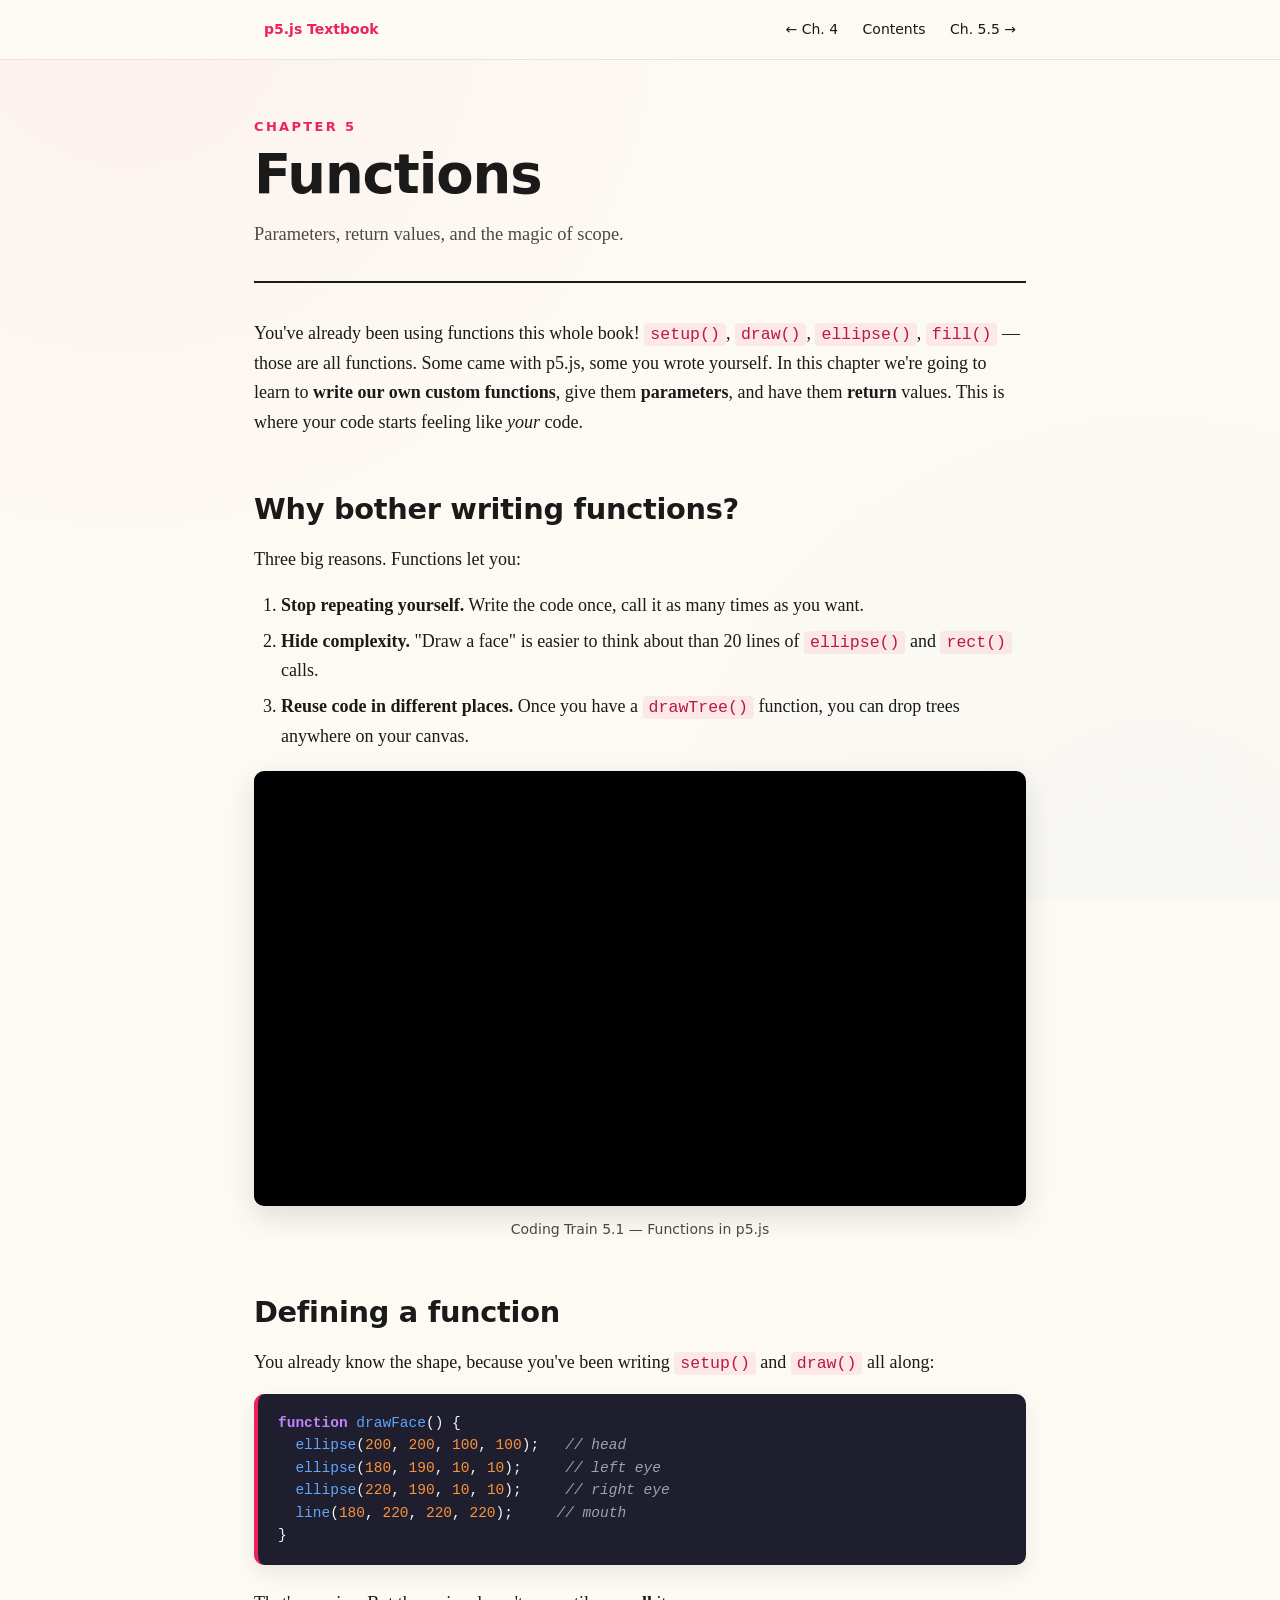
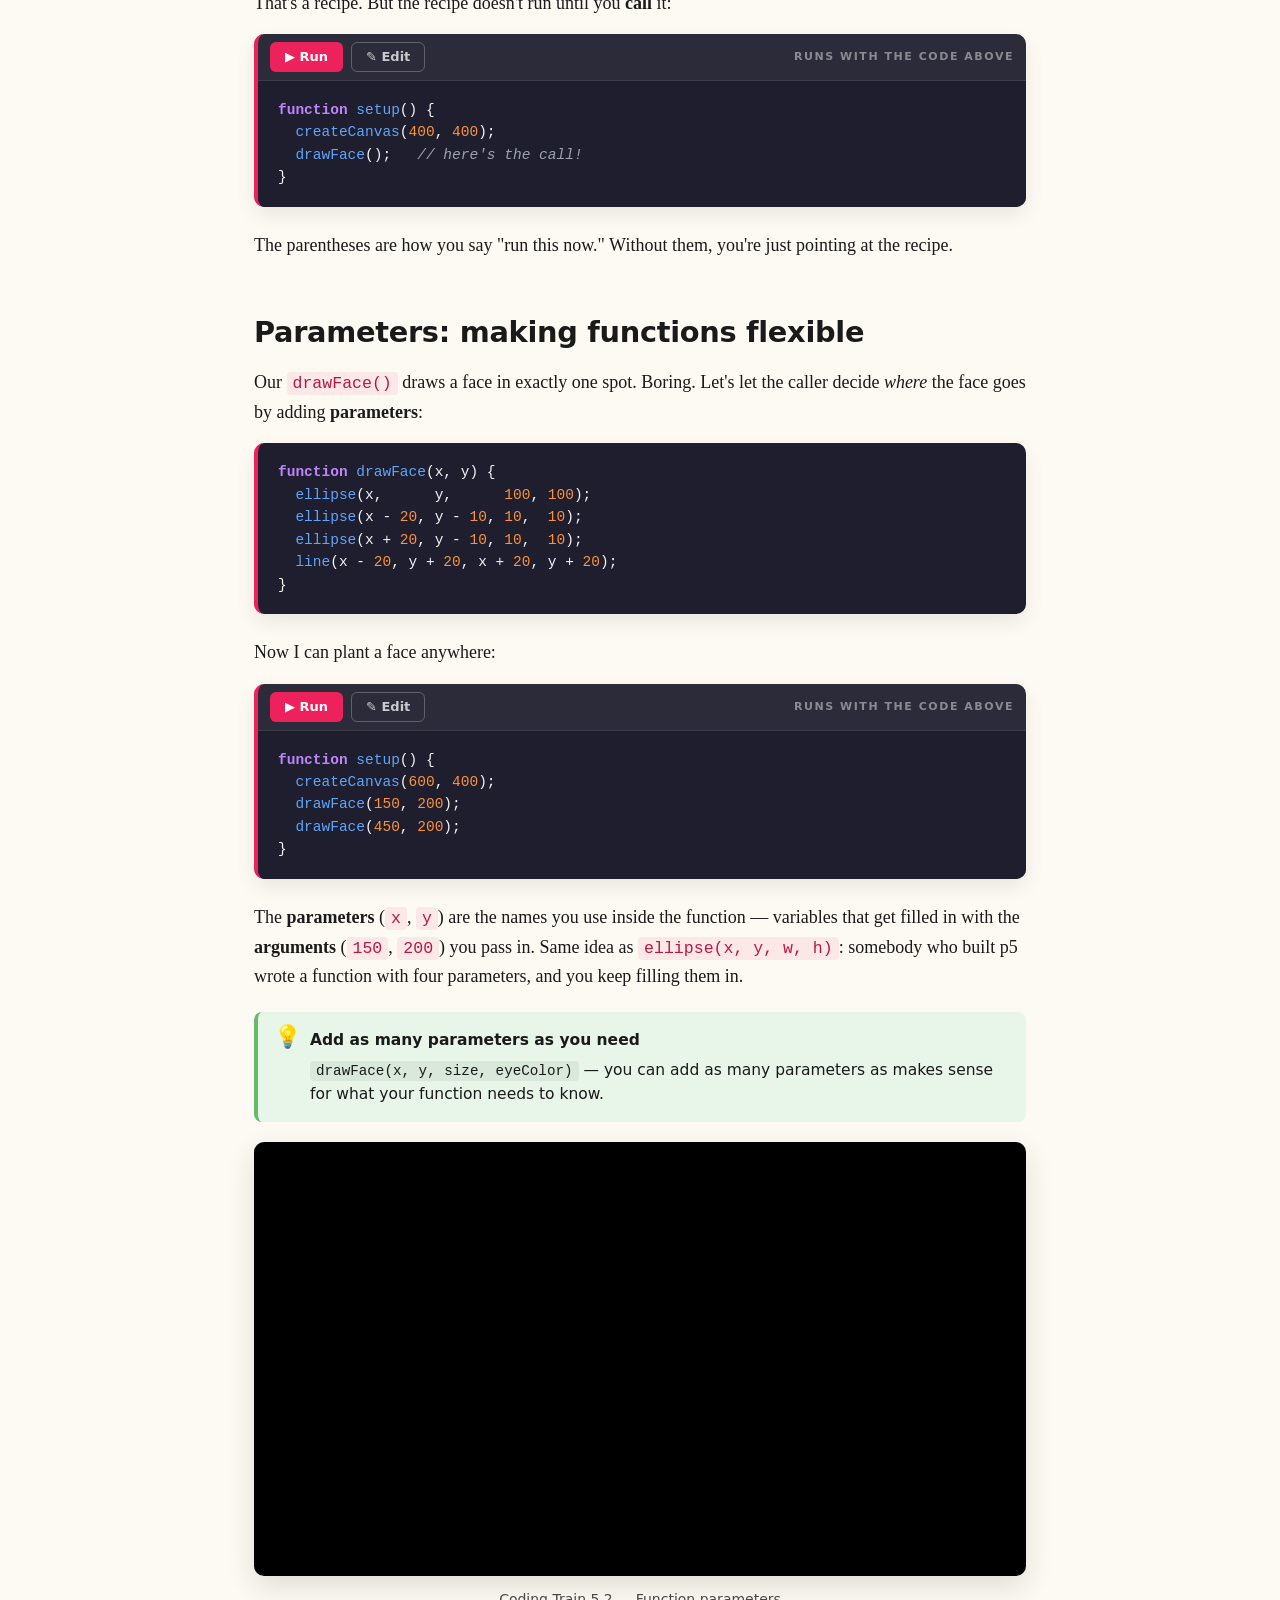
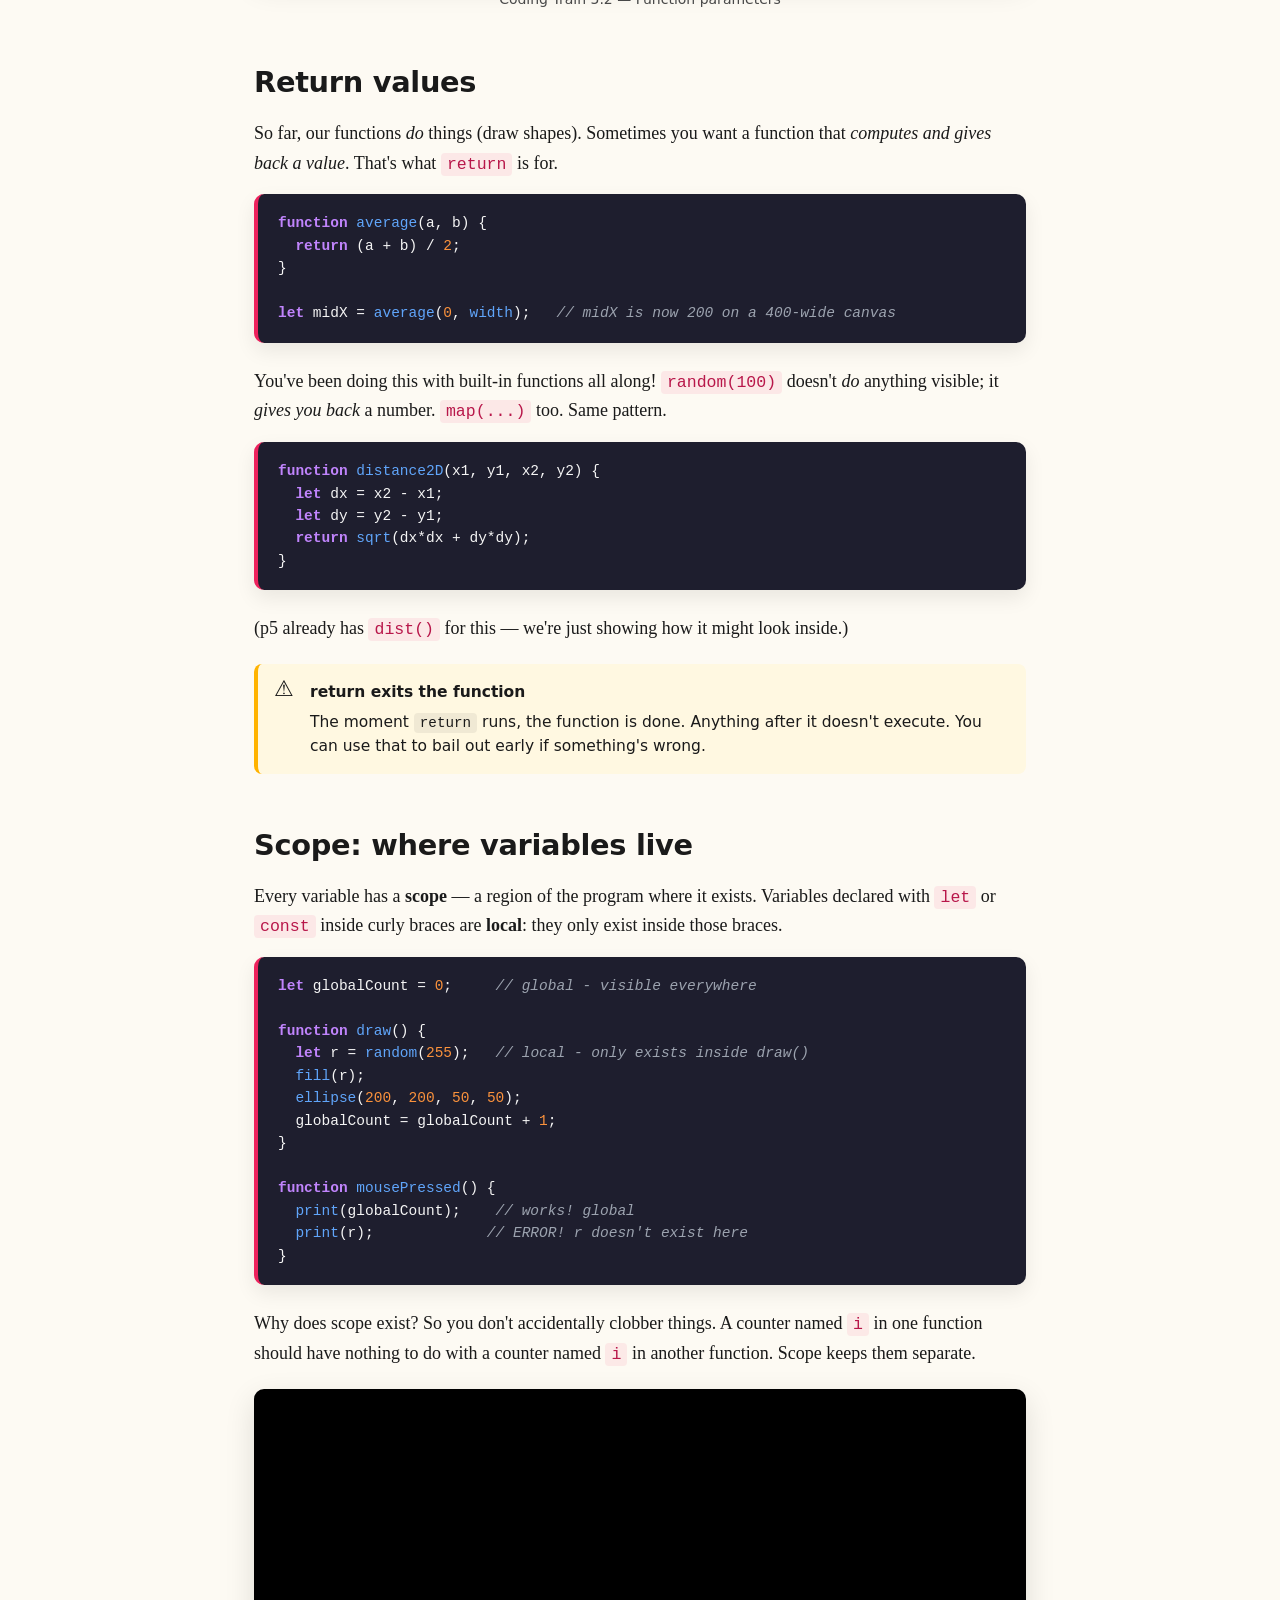
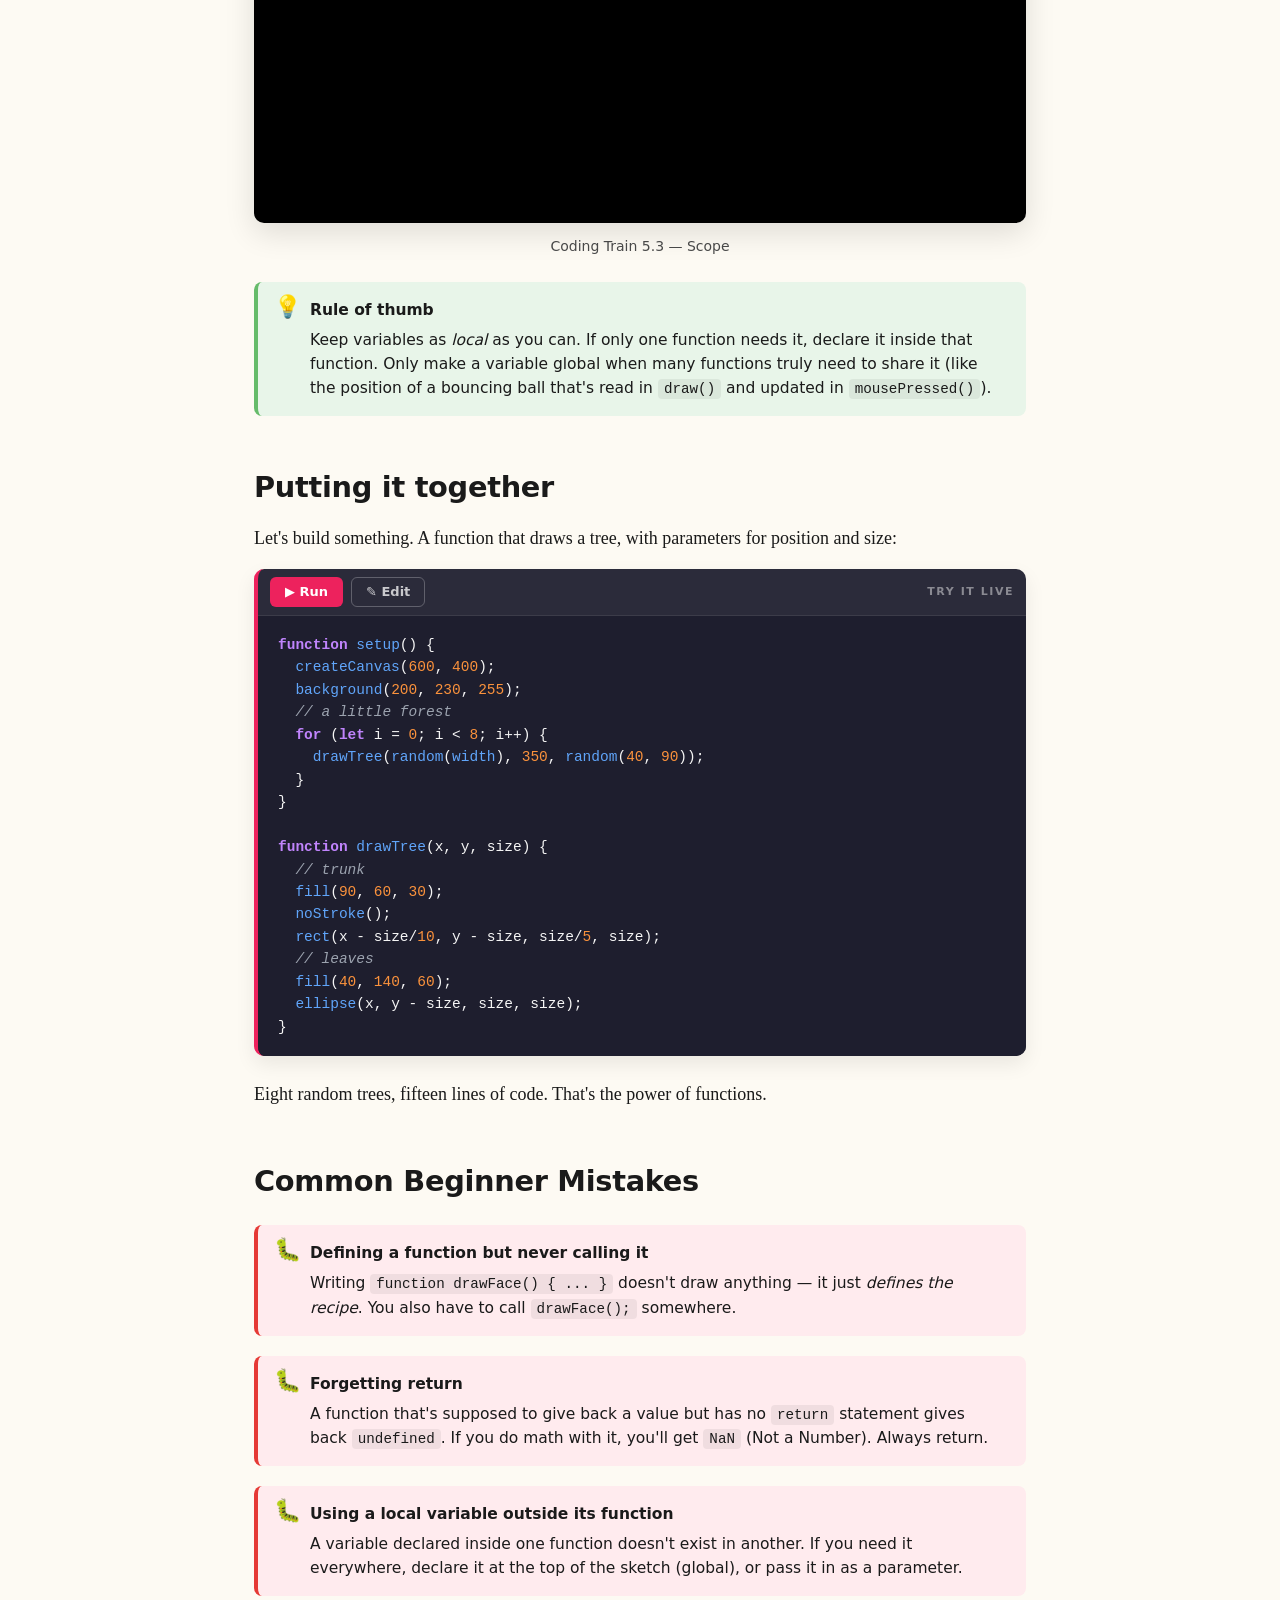
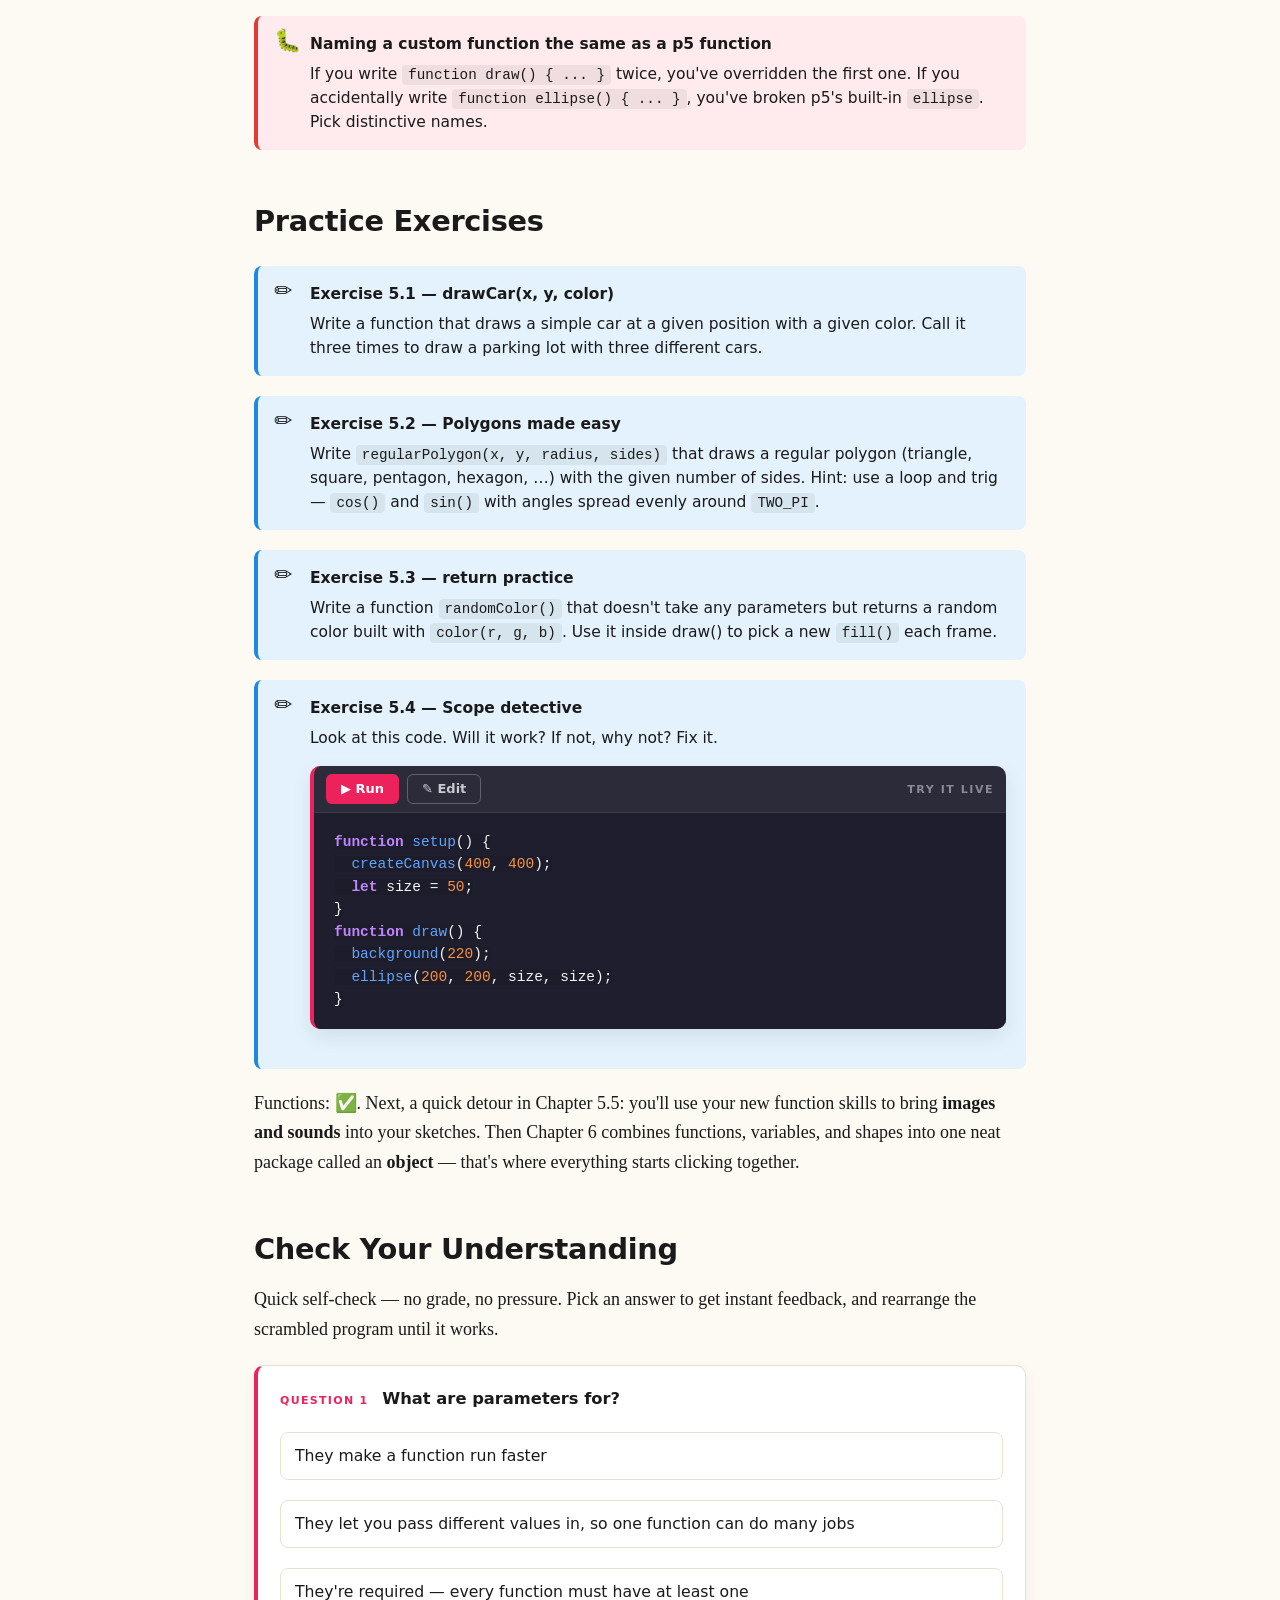
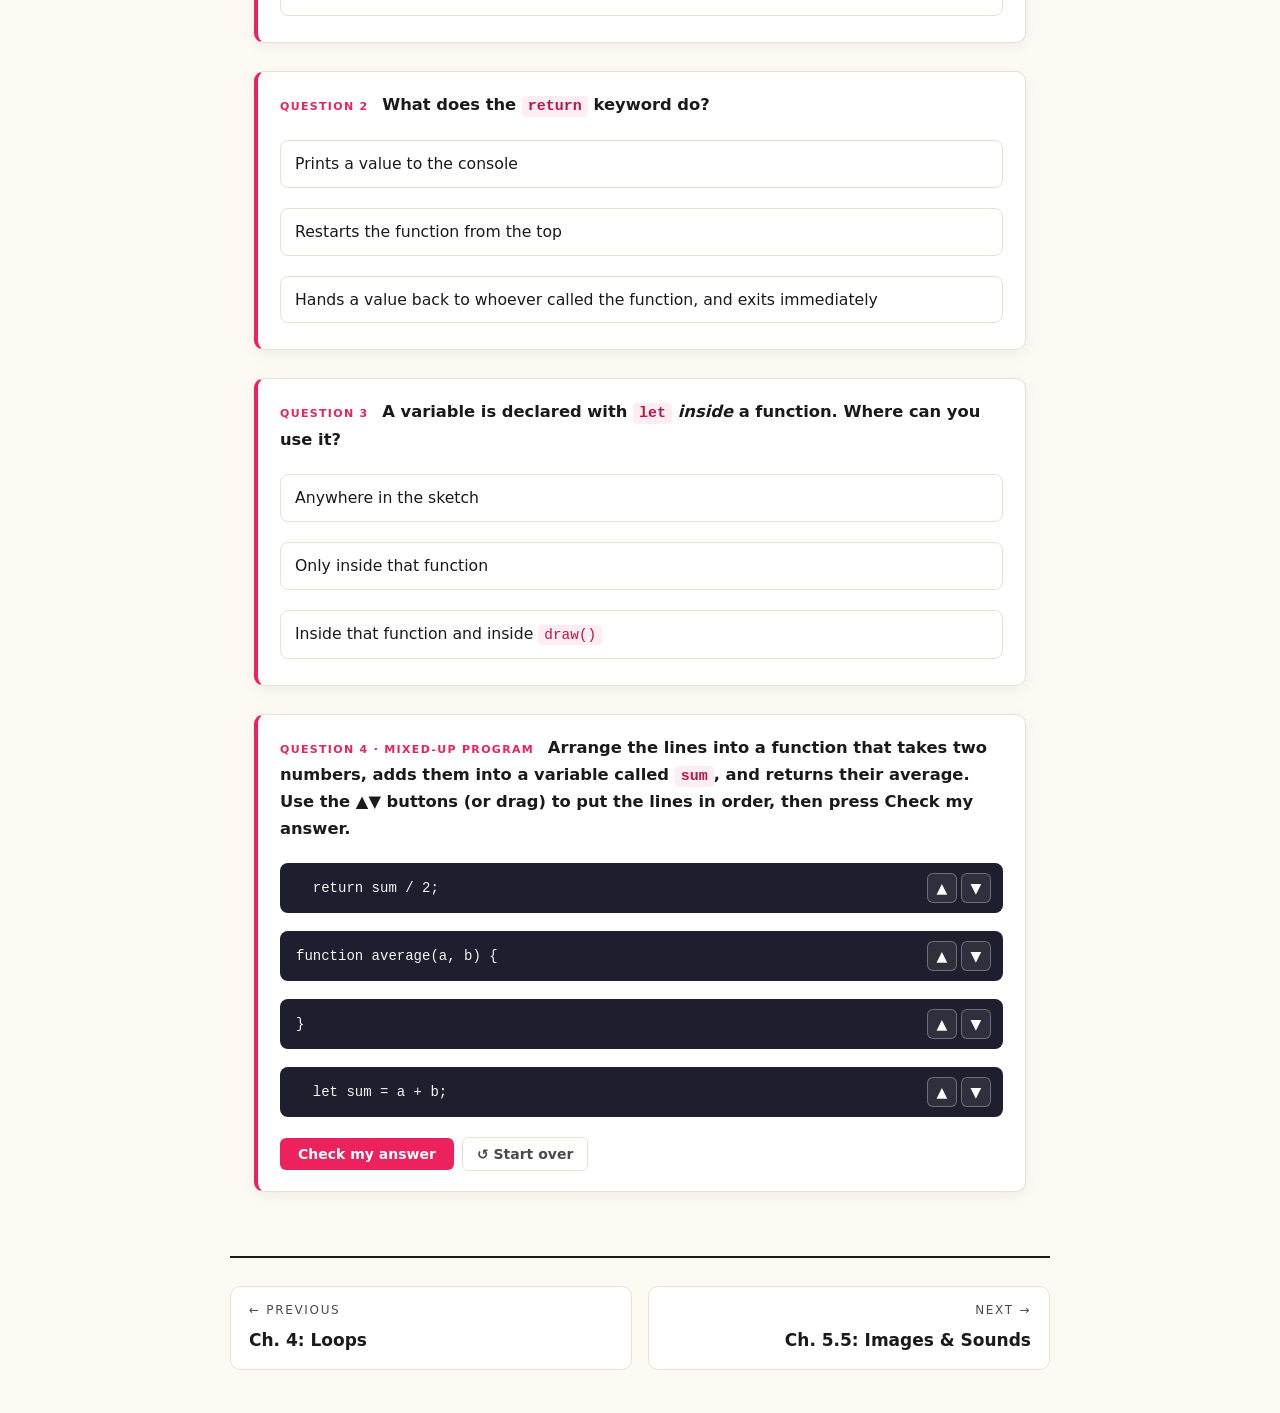
<file: chapter05.html>
<!DOCTYPE html>
<html lang="en">
<head>
<meta charset="utf-8">
<meta name="viewport" content="width=device-width, initial-scale=1">
<title>Chapter 5: Functions — p5.js Textbook</title>
<style>
/* ============================================================
   p5.js Textbook — shared inline stylesheet
   ============================================================ */
:root {
  --bg: #fdfaf3;
  --bg-panel: #ffffff;
  --ink: #1a1a1a;
  --ink-soft: #4a4a4a;
  --accent: #ed225d;        /* p5 pink */
  --accent-dark: #b8174a;
  --rule: #e8e2d3;
  --code-bg: #1e1e2e;
  --code-ink: #f5f5f5;

  --kw: #c084fc;            /* keyword purple */
  --fn: #60a5fa;            /* function blue */
  --num: #fb923c;           /* number orange */
  --com: #9ca3af;           /* comment gray */
  --str: #86efac;           /* string green */
  --cls: #fde047;           /* class-name yellow */

  --tip-bg: #e8f5e9;
  --tip-bd: #66bb6a;
  --alert-bg: #fff8e1;
  --alert-bd: #ffb300;
  --err-bg: #ffebee;
  --err-bd: #e53935;
  --ex-bg: #e3f2fd;
  --ex-bd: #1e88e5;

  --serif: "Iowan Old Style", "Palatino Linotype", "Book Antiqua", Palatino, Georgia, serif;
  --sans: "Helvetica Neue", "Inter", system-ui, -apple-system, Segoe UI, Roboto, sans-serif;
  --mono: "JetBrains Mono", "Fira Code", "SF Mono", Menlo, Consolas, monospace;
}

* { box-sizing: border-box; }

html { scroll-behavior: smooth; }

body {
  margin: 0;
  padding: 0;
  font-family: var(--serif);
  font-size: 18px;
  line-height: 1.65;
  color: var(--ink);
  background: var(--bg);
  background-image:
    radial-gradient(circle at 10% 0%, rgba(237,34,93,0.04) 0%, transparent 40%),
    radial-gradient(circle at 90% 100%, rgba(96,165,250,0.04) 0%, transparent 40%);
  background-attachment: fixed;
}

.wrap {
  max-width: 820px;
  margin: 0 auto;
  padding: 0 24px;
}

/* ---------- Top nav ---------- */
.chapter-nav {
  position: sticky;
  top: 0;
  z-index: 50;
  background: rgba(253,250,243,0.92);
  backdrop-filter: blur(10px);
  -webkit-backdrop-filter: blur(10px);
  border-bottom: 1px solid var(--rule);
  font-family: var(--sans);
  font-size: 14px;
}
.chapter-nav .wrap {
  display: flex;
  align-items: center;
  justify-content: space-between;
  padding-top: 12px;
  padding-bottom: 12px;
  gap: 12px;
}
.chapter-nav a {
  color: var(--ink);
  text-decoration: none;
  padding: 6px 10px;
  border-radius: 6px;
  transition: background 0.15s;
}
.chapter-nav a:hover { background: rgba(237,34,93,0.1); color: var(--accent-dark); }
.chapter-nav .home {
  font-weight: 700;
  color: var(--accent);
}
.chapter-nav .nav-prev::before { content: "← "; }
.chapter-nav .nav-next::after  { content: " →"; }
.chapter-nav .nav-disabled { color: #bbb; pointer-events: none; }

/* ---------- Chapter header ---------- */
.chapter-header {
  padding: 56px 0 32px;
  border-bottom: 2px solid var(--ink);
  margin-bottom: 36px;
}
.chapter-eyebrow {
  font-family: var(--sans);
  font-size: 13px;
  letter-spacing: 0.18em;
  text-transform: uppercase;
  color: var(--accent);
  font-weight: 700;
  margin: 0 0 8px;
}
.chapter-title {
  font-family: var(--sans);
  font-weight: 900;
  font-size: clamp(2rem, 5vw, 3.4rem);
  line-height: 1.05;
  margin: 0 0 16px;
  letter-spacing: -0.02em;
}
.chapter-lede {
  font-size: 1.15rem;
  color: var(--ink-soft);
  margin: 0;
  max-width: 60ch;
}

/* ---------- Typography ---------- */
h2 {
  font-family: var(--sans);
  font-weight: 800;
  font-size: 1.8rem;
  margin: 48px 0 12px;
  letter-spacing: -0.01em;
  scroll-margin-top: 80px;
}
h2 .anchor {
  opacity: 0;
  text-decoration: none;
  color: var(--accent);
  margin-left: 8px;
  font-weight: 400;
  transition: opacity 0.15s;
}
h2:hover .anchor { opacity: 1; }

h3 {
  font-family: var(--sans);
  font-weight: 700;
  font-size: 1.25rem;
  margin: 32px 0 10px;
}

p { margin: 0 0 16px; }
a { color: var(--accent-dark); }
a:hover { color: var(--accent); }

strong { font-weight: 700; }
em { font-style: italic; }

ul, ol { margin: 0 0 16px; padding-left: 1.5em; }
li { margin: 6px 0; }

/* ---------- Inline code & code blocks ---------- */
code {
  font-family: var(--mono);
  font-size: 0.92em;
  background: rgba(237,34,93,0.08);
  color: var(--accent-dark);
  padding: 2px 6px;
  border-radius: 4px;
}

pre {
  background: var(--code-bg);
  color: var(--code-ink);
  font-family: var(--mono);
  font-size: 14.5px;
  line-height: 1.55;
  padding: 18px 20px;
  border-radius: 10px;
  overflow-x: auto;
  margin: 16px 0 24px;
  border-left: 4px solid var(--accent);
  box-shadow: 0 8px 20px rgba(0,0,0,0.08);
}
pre code {
  background: transparent;
  color: inherit;
  padding: 0;
  border-radius: 0;
  font-size: inherit;
}

.keyword    { color: var(--kw); font-weight: 600; }
.function   { color: var(--fn); }
.number     { color: var(--num); }
.comment    { color: var(--com); font-style: italic; }
.string     { color: var(--str); }
.class-name { color: var(--cls); font-weight: 600; }

/* ---------- Video container ---------- */
.video-container {
  position: relative;
  width: 100%;
  padding-top: 56.25%;       /* 16:9 */
  margin: 20px 0 28px;
  border-radius: 10px;
  overflow: hidden;
  box-shadow: 0 10px 30px rgba(0,0,0,0.12);
  background: #000;
}
.video-container iframe {
  position: absolute;
  inset: 0;
  width: 100%;
  height: 100%;
  border: 0;
}
.video-caption {
  font-family: var(--sans);
  font-size: 14px;
  color: var(--ink-soft);
  margin: -16px 0 24px;
  text-align: center;
}

/* ---------- Callouts ---------- */
.tip, .alert, .error-example, .exercise {
  padding: 16px 20px 16px 52px;
  border-radius: 8px;
  margin: 20px 0;
  position: relative;
  font-family: var(--sans);
  font-size: 15.5px;
  line-height: 1.55;
}
.tip::before, .alert::before, .error-example::before, .exercise::before {
  position: absolute;
  left: 16px;
  top: 14px;
  font-size: 22px;
  line-height: 1;
}
.tip            { background: var(--tip-bg);   border-left: 4px solid var(--tip-bd); }
.tip::before    { content: "💡"; }
.alert          { background: var(--alert-bg); border-left: 4px solid var(--alert-bd); }
.alert::before  { content: "⚠️"; }
.error-example  { background: var(--err-bg);   border-left: 4px solid var(--err-bd); }
.error-example::before { content: "🐛"; }
.exercise       { background: var(--ex-bg);    border-left: 4px solid var(--ex-bd); }
.exercise::before { content: "✏️"; }

.callout-title {
  display: block;
  font-weight: 700;
  margin-bottom: 6px;
  font-family: var(--sans);
}

.tip code, .alert code, .error-example code, .exercise code {
  background: rgba(0,0,0,0.06);
  color: inherit;
}

/* ---------- Tables ---------- */
table {
  border-collapse: collapse;
  width: 100%;
  margin: 16px 0 24px;
  font-family: var(--sans);
  font-size: 15px;
}
th, td {
  border-bottom: 1px solid var(--rule);
  padding: 10px 12px;
  text-align: left;
}
th { background: rgba(0,0,0,0.03); font-weight: 700; }

/* ---------- Footer nav ---------- */
.chapter-footer {
  margin-top: 64px;
  padding: 28px 0 48px;
  border-top: 2px solid var(--ink);
  display: flex;
  justify-content: space-between;
  gap: 16px;
  font-family: var(--sans);
}
.chapter-footer a {
  text-decoration: none;
  color: var(--ink);
  padding: 14px 18px;
  border: 1px solid var(--rule);
  border-radius: 10px;
  flex: 1;
  background: var(--bg-panel);
  transition: transform 0.15s, box-shadow 0.15s, border-color 0.15s;
}
.chapter-footer a:hover {
  transform: translateY(-2px);
  box-shadow: 0 8px 20px rgba(0,0,0,0.08);
  border-color: var(--accent);
}
.chapter-footer .label {
  display: block;
  font-size: 12px;
  letter-spacing: 0.14em;
  text-transform: uppercase;
  color: var(--ink-soft);
  margin-bottom: 4px;
}
.chapter-footer .title {
  font-weight: 700;
  font-size: 17px;
}
.chapter-footer .next { text-align: right; }
.chapter-footer .disabled { opacity: 0.4; pointer-events: none; }

/* ---------- Index page extras ---------- */
.toc-grid {
  display: grid;
  grid-template-columns: repeat(auto-fill, minmax(280px, 1fr));
  gap: 18px;
  margin: 32px 0;
}
.toc-card {
  display: block;
  padding: 22px;
  background: var(--bg-panel);
  border: 1px solid var(--rule);
  border-radius: 12px;
  text-decoration: none;
  color: var(--ink);
  transition: transform 0.18s, box-shadow 0.18s, border-color 0.18s;
  position: relative;
  overflow: hidden;
}
.toc-card::before {
  content: "";
  position: absolute;
  top: 0; left: 0;
  width: 100%; height: 4px;
  background: var(--accent);
  transform: scaleX(0);
  transform-origin: left;
  transition: transform 0.25s;
}
.toc-card:hover {
  transform: translateY(-4px);
  box-shadow: 0 12px 30px rgba(0,0,0,0.1);
  border-color: var(--accent);
}
.toc-card:hover::before { transform: scaleX(1); }
.toc-num {
  font-family: var(--mono);
  font-size: 13px;
  color: var(--accent);
  font-weight: 700;
  letter-spacing: 0.1em;
}
.toc-title {
  font-family: var(--sans);
  font-weight: 800;
  font-size: 1.3rem;
  margin: 6px 0 8px;
}
.toc-desc {
  font-size: 15px;
  color: var(--ink-soft);
  line-height: 1.5;
}

/* ---------- Responsive ---------- */
@media (max-width: 600px) {
  body { font-size: 17px; }
  .wrap { padding: 0 18px; }
  .chapter-nav { font-size: 13px; }
  .chapter-nav .wrap { gap: 8px; }
  .chapter-nav a { padding: 6px 6px; }
  pre { font-size: 13.5px; padding: 14px; }
  .chapter-footer { flex-direction: column; }
  .chapter-footer .next { text-align: left; }
}

/* ---------- Print ---------- */
@media print {
  body { background: white; color: black; font-size: 11pt; }
  .chapter-nav, .chapter-footer, .video-container { display: none; }
  pre { box-shadow: none; border: 1px solid #ccc; page-break-inside: avoid; }
  h2, h3 { page-break-after: avoid; }
  .tip, .alert, .error-example, .exercise {
    border: 1px solid #999; background: #f5f5f5 !important; color: black;
  }
  a { color: black; text-decoration: underline; }
}

</style>
<link rel="stylesheet" href="assets/interactive.css">
<script defer src="assets/interactive.js"></script>
</head>
<body>
<nav class="chapter-nav">
  <div class="wrap">
    <a class="home" href="index.html">p5.js Textbook</a>
    <div class="nav-links">
      <a class="nav-prev" href="chapter04.html">Ch. 4</a>
      <a href="index.html">Contents</a>
      <a class="nav-next" href="chapter05-5.html">Ch. 5.5</a>
    </div>
  </div>
</nav>
<main class="wrap">
  <header class="chapter-header">
    <p class="chapter-eyebrow">Chapter 5</p>
    <h1 class="chapter-title">Functions</h1>
    <p class="chapter-lede">Parameters, return values, and the magic of scope.</p>
  </header>

<p>You've already been using functions this whole book! <code>setup()</code>, <code>draw()</code>, <code>ellipse()</code>, <code>fill()</code> — those are all functions. Some came with p5.js, some you wrote yourself. In this chapter we're going to learn to <strong>write our own custom functions</strong>, give them <strong>parameters</strong>, and have them <strong>return</strong> values. This is where your code starts feeling like <em>your</em> code.</p>

<h2 id="why-functions">Why bother writing functions? <a class="anchor" href="#why-functions">#</a></h2>

<p>Three big reasons. Functions let you:</p>

<ol>
  <li><strong>Stop repeating yourself.</strong> Write the code once, call it as many times as you want.</li>
  <li><strong>Hide complexity.</strong> "Draw a face" is easier to think about than 20 lines of <code>ellipse()</code> and <code>rect()</code> calls.</li>
  <li><strong>Reuse code in different places.</strong> Once you have a <code>drawTree()</code> function, you can drop trees anywhere on your canvas.</li>
</ol>

<div class="video-container">
  <iframe src="https://www.youtube.com/embed/wRHAitGzBrg" title="5.1 Functions in p5.js" allowfullscreen></iframe>
</div>
<p class="video-caption">Coding Train 5.1 — Functions in p5.js</p>

<h2 id="defining-functions">Defining a function <a class="anchor" href="#defining-functions">#</a></h2>

<p>You already know the shape, because you've been writing <code>setup()</code> and <code>draw()</code> all along:</p>

<pre id="def-drawface-basic"><code><span class="keyword">function</span> <span class="function">drawFace</span>() {
  <span class="function">ellipse</span>(<span class="number">200</span>, <span class="number">200</span>, <span class="number">100</span>, <span class="number">100</span>);   <span class="comment">// head</span>
  <span class="function">ellipse</span>(<span class="number">180</span>, <span class="number">190</span>, <span class="number">10</span>, <span class="number">10</span>);     <span class="comment">// left eye</span>
  <span class="function">ellipse</span>(<span class="number">220</span>, <span class="number">190</span>, <span class="number">10</span>, <span class="number">10</span>);     <span class="comment">// right eye</span>
  <span class="function">line</span>(<span class="number">180</span>, <span class="number">220</span>, <span class="number">220</span>, <span class="number">220</span>);     <span class="comment">// mouth</span>
}</code></pre>

<p>That's a recipe. But the recipe doesn't run until you <strong>call</strong> it:</p>

<pre class="runnable" data-include="#def-drawface-basic"><code><span class="keyword">function</span> <span class="function">setup</span>() {
  <span class="function">createCanvas</span>(<span class="number">400</span>, <span class="number">400</span>);
  <span class="function">drawFace</span>();   <span class="comment">// here's the call!</span>
}</code></pre>

<p>The parentheses are how you say "run this now." Without them, you're just pointing at the recipe.</p>

<h2 id="parameters">Parameters: making functions flexible <a class="anchor" href="#parameters">#</a></h2>

<p>Our <code>drawFace()</code> draws a face in exactly one spot. Boring. Let's let the caller decide <em>where</em> the face goes by adding <strong>parameters</strong>:</p>

<pre id="def-drawface-params"><code><span class="keyword">function</span> <span class="function">drawFace</span>(x, y) {
  <span class="function">ellipse</span>(x,      y,      <span class="number">100</span>, <span class="number">100</span>);
  <span class="function">ellipse</span>(x - <span class="number">20</span>, y - <span class="number">10</span>, <span class="number">10</span>,  <span class="number">10</span>);
  <span class="function">ellipse</span>(x + <span class="number">20</span>, y - <span class="number">10</span>, <span class="number">10</span>,  <span class="number">10</span>);
  <span class="function">line</span>(x - <span class="number">20</span>, y + <span class="number">20</span>, x + <span class="number">20</span>, y + <span class="number">20</span>);
}</code></pre>

<p>Now I can plant a face anywhere:</p>

<pre class="runnable" data-include="#def-drawface-params"><code><span class="keyword">function</span> <span class="function">setup</span>() {
  <span class="function">createCanvas</span>(<span class="number">600</span>, <span class="number">400</span>);
  <span class="function">drawFace</span>(<span class="number">150</span>, <span class="number">200</span>);
  <span class="function">drawFace</span>(<span class="number">450</span>, <span class="number">200</span>);
}</code></pre>

<p>The <strong>parameters</strong> (<code>x</code>, <code>y</code>) are the names you use inside the function — variables that get filled in with the <strong>arguments</strong> (<code>150</code>, <code>200</code>) you pass in. Same idea as <code>ellipse(x, y, w, h)</code>: somebody who built p5 wrote a function with four parameters, and you keep filling them in.</p>

<div class="tip">
<span class="callout-title">Add as many parameters as you need</span>
<code>drawFace(x, y, size, eyeColor)</code> — you can add as many parameters as makes sense for what your function needs to know.
</div>

<div class="video-container">
  <iframe src="https://www.youtube.com/embed/zkc417YapfE" title="5.2 Function parameters" allowfullscreen></iframe>
</div>
<p class="video-caption">Coding Train 5.2 — Function parameters</p>

<h2 id="return-values">Return values <a class="anchor" href="#return-values">#</a></h2>

<p>So far, our functions <em>do</em> things (draw shapes). Sometimes you want a function that <em>computes and gives back a value</em>. That's what <code>return</code> is for.</p>

<pre><code><span class="keyword">function</span> <span class="function">average</span>(a, b) {
  <span class="keyword">return</span> (a + b) / <span class="number">2</span>;
}

<span class="keyword">let</span> midX = <span class="function">average</span>(<span class="number">0</span>, <span class="function">width</span>);   <span class="comment">// midX is now 200 on a 400-wide canvas</span></code></pre>

<p>You've been doing this with built-in functions all along! <code>random(100)</code> doesn't <em>do</em> anything visible; it <em>gives you back</em> a number. <code>map(...)</code> too. Same pattern.</p>

<pre><code><span class="keyword">function</span> <span class="function">distance2D</span>(x1, y1, x2, y2) {
  <span class="keyword">let</span> dx = x2 - x1;
  <span class="keyword">let</span> dy = y2 - y1;
  <span class="keyword">return</span> <span class="function">sqrt</span>(dx*dx + dy*dy);
}</code></pre>

<p>(p5 already has <code>dist()</code> for this — we're just showing how it might look inside.)</p>

<div class="alert">
<span class="callout-title">return exits the function</span>
The moment <code>return</code> runs, the function is done. Anything after it doesn't execute. You can use that to bail out early if something's wrong.
</div>

<h2 id="scope">Scope: where variables live <a class="anchor" href="#scope">#</a></h2>

<p>Every variable has a <strong>scope</strong> — a region of the program where it exists. Variables declared with <code>let</code> or <code>const</code> inside curly braces are <strong>local</strong>: they only exist inside those braces.</p>

<pre><code><span class="keyword">let</span> globalCount = <span class="number">0</span>;     <span class="comment">// global - visible everywhere</span>

<span class="keyword">function</span> <span class="function">draw</span>() {
  <span class="keyword">let</span> r = <span class="function">random</span>(<span class="number">255</span>);   <span class="comment">// local - only exists inside draw()</span>
  <span class="function">fill</span>(r);
  <span class="function">ellipse</span>(<span class="number">200</span>, <span class="number">200</span>, <span class="number">50</span>, <span class="number">50</span>);
  globalCount = globalCount + <span class="number">1</span>;
}

<span class="keyword">function</span> <span class="function">mousePressed</span>() {
  <span class="function">print</span>(globalCount);    <span class="comment">// works! global</span>
  <span class="function">print</span>(r);             <span class="comment">// ERROR! r doesn't exist here</span>
}</code></pre>

<p>Why does scope exist? So you don't accidentally clobber things. A counter named <code>i</code> in one function should have nothing to do with a counter named <code>i</code> in another function. Scope keeps them separate.</p>

<div class="video-container">
  <iframe src="https://www.youtube.com/embed/qRnUBiTJ66Y" title="5.3 Scope" allowfullscreen></iframe>
</div>
<p class="video-caption">Coding Train 5.3 — Scope</p>

<div class="tip">
<span class="callout-title">Rule of thumb</span>
Keep variables as <em>local</em> as you can. If only one function needs it, declare it inside that function. Only make a variable global when many functions truly need to share it (like the position of a bouncing ball that's read in <code>draw()</code> and updated in <code>mousePressed()</code>).
</div>

<h2 id="putting-it-together">Putting it together <a class="anchor" href="#putting-it-together">#</a></h2>

<p>Let's build something. A function that draws a tree, with parameters for position and size:</p>

<pre class="runnable"><code><span class="keyword">function</span> <span class="function">setup</span>() {
  <span class="function">createCanvas</span>(<span class="number">600</span>, <span class="number">400</span>);
  <span class="function">background</span>(<span class="number">200</span>, <span class="number">230</span>, <span class="number">255</span>);
  <span class="comment">// a little forest</span>
  <span class="keyword">for</span> (<span class="keyword">let</span> i = <span class="number">0</span>; i &lt; <span class="number">8</span>; i++) {
    <span class="function">drawTree</span>(<span class="function">random</span>(<span class="function">width</span>), <span class="number">350</span>, <span class="function">random</span>(<span class="number">40</span>, <span class="number">90</span>));
  }
}

<span class="keyword">function</span> <span class="function">drawTree</span>(x, y, size) {
  <span class="comment">// trunk</span>
  <span class="function">fill</span>(<span class="number">90</span>, <span class="number">60</span>, <span class="number">30</span>);
  <span class="function">noStroke</span>();
  <span class="function">rect</span>(x - size/<span class="number">10</span>, y - size, size/<span class="number">5</span>, size);
  <span class="comment">// leaves</span>
  <span class="function">fill</span>(<span class="number">40</span>, <span class="number">140</span>, <span class="number">60</span>);
  <span class="function">ellipse</span>(x, y - size, size, size);
}</code></pre>

<p>Eight random trees, fifteen lines of code. That's the power of functions.</p>

<h2 id="common-mistakes">Common Beginner Mistakes <a class="anchor" href="#common-mistakes">#</a></h2>

<div class="error-example">
<span class="callout-title">Defining a function but never calling it</span>
Writing <code>function drawFace() { ... }</code> doesn't draw anything — it just <em>defines the recipe</em>. You also have to call <code>drawFace();</code> somewhere.
</div>

<div class="error-example">
<span class="callout-title">Forgetting return</span>
A function that's supposed to give back a value but has no <code>return</code> statement gives back <code>undefined</code>. If you do math with it, you'll get <code>NaN</code> (Not a Number). Always return.
</div>

<div class="error-example">
<span class="callout-title">Using a local variable outside its function</span>
A variable declared inside one function doesn't exist in another. If you need it everywhere, declare it at the top of the sketch (global), or pass it in as a parameter.
</div>

<div class="error-example">
<span class="callout-title">Naming a custom function the same as a p5 function</span>
If you write <code>function draw() { ... }</code> twice, you've overridden the first one. If you accidentally write <code>function ellipse() { ... }</code>, you've broken p5's built-in <code>ellipse</code>. Pick distinctive names.
</div>

<h2 id="exercises">Practice Exercises <a class="anchor" href="#exercises">#</a></h2>

<div class="exercise">
<span class="callout-title">Exercise 5.1 — drawCar(x, y, color)</span>
Write a function that draws a simple car at a given position with a given color. Call it three times to draw a parking lot with three different cars.
</div>

<div class="exercise">
<span class="callout-title">Exercise 5.2 — Polygons made easy</span>
Write <code>regularPolygon(x, y, radius, sides)</code> that draws a regular polygon (triangle, square, pentagon, hexagon, …) with the given number of sides. Hint: use a loop and trig — <code>cos()</code> and <code>sin()</code> with angles spread evenly around <code>TWO_PI</code>.
</div>

<div class="exercise">
<span class="callout-title">Exercise 5.3 — return practice</span>
Write a function <code>randomColor()</code> that doesn't take any parameters but returns a random color built with <code>color(r, g, b)</code>. Use it inside draw() to pick a new <code>fill()</code> each frame.
</div>

<div class="exercise">
<span class="callout-title">Exercise 5.4 — Scope detective</span>
Look at this code. Will it work? If not, why not? Fix it.
<pre class="runnable"><code><span class="keyword">function</span> <span class="function">setup</span>() {
  <span class="function">createCanvas</span>(<span class="number">400</span>, <span class="number">400</span>);
  <span class="keyword">let</span> size = <span class="number">50</span>;
}
<span class="keyword">function</span> <span class="function">draw</span>() {
  <span class="function">background</span>(<span class="number">220</span>);
  <span class="function">ellipse</span>(<span class="number">200</span>, <span class="number">200</span>, size, size);
}</code></pre>
</div>

<p>Functions: ✅. Next, a quick detour in Chapter 5.5: you'll use your new function skills to bring <strong>images and sounds</strong> into your sketches. Then Chapter 6 combines functions, variables, and shapes into one neat package called an <strong>object</strong> — that's where everything starts clicking together.</p>


<section class="quiz-section">
<h2 id="check-yourself">Check Your Understanding <a class="anchor" href="#check-yourself">#</a></h2>
<p>Quick self-check — no grade, no pressure. Pick an answer to get instant feedback, and rearrange the scrambled program until it works.</p>
<div class="quiz-card quiz-mc">
<p class="quiz-q"><span class="quiz-tag">Question 1</span> What are parameters for?</p>
<ol class="quiz-opts">
<li data-explain="Parameters don&#x27;t affect speed — they affect flexibility.">They make a function run faster</li>
<li data-correct="" data-explain="drawFlower(100, 50) and drawFlower(300, 200) reuse the same code with different inputs — that&#x27;s the whole payoff.">They let you pass different values in, so one function can do many jobs</li>
<li data-explain="Plenty of functions take no parameters at all, like setup() and draw().">They're required — every function must have at least one</li>
</ol>
</div>
<div class="quiz-card quiz-mc">
<p class="quiz-q"><span class="quiz-tag">Question 2</span> What does the <code>return</code> keyword do?</p>
<ol class="quiz-opts">
<li data-explain="That&#x27;s console.log(). return doesn&#x27;t display anything on its own.">Prints a value to the console</li>
<li data-explain="return is an exit, not a restart.">Restarts the function from the top</li>
<li data-correct="" data-explain="return sends the answer back — let m = average(3, 7); puts 5 into m — and nothing after the return line runs.">Hands a value back to whoever called the function, and exits immediately</li>
</ol>
</div>
<div class="quiz-card quiz-mc">
<p class="quiz-q"><span class="quiz-tag">Question 3</span> A variable is declared with <code>let</code> <em>inside</em> a function. Where can you use it?</p>
<ol class="quiz-opts">
<li data-explain="That would be a global variable — one declared outside every function.">Anywhere in the sketch</li>
<li data-correct="" data-explain="That&#x27;s scope: variables live in the block where they&#x27;re declared. Outside the function, it doesn&#x27;t exist.">Only inside that function</li>
<li data-explain="draw() has no special access — it&#x27;s just another function with its own scope.">Inside that function and inside <code>draw()</code></li>
</ol>
</div>
<div class="quiz-card parsons">
<p class="quiz-q"><span class="quiz-tag">Question 4 · Mixed-up program</span> Arrange the lines into a function that takes two numbers, adds them into a variable called <code>sum</code>, and returns their average. Use the ▲▼ buttons (or drag) to put the lines in order, then press <strong>Check my answer</strong>.</p>
<pre class="parsons-source" hidden><code>function average(a, b) {
  let sum = a + b;
  return sum / 2;
}</code></pre>
</div>
</section>
</main>
<footer class="chapter-footer wrap">
  <a href="chapter04.html"><span class="label">← Previous</span><span class="title">Ch. 4: Loops</span></a>
  <a class="next" href="chapter05-5.html"><span class="label">Next →</span><span class="title">Ch. 5.5: Images &amp; Sounds</span></a>
</footer>
</body>
</html>
</file>
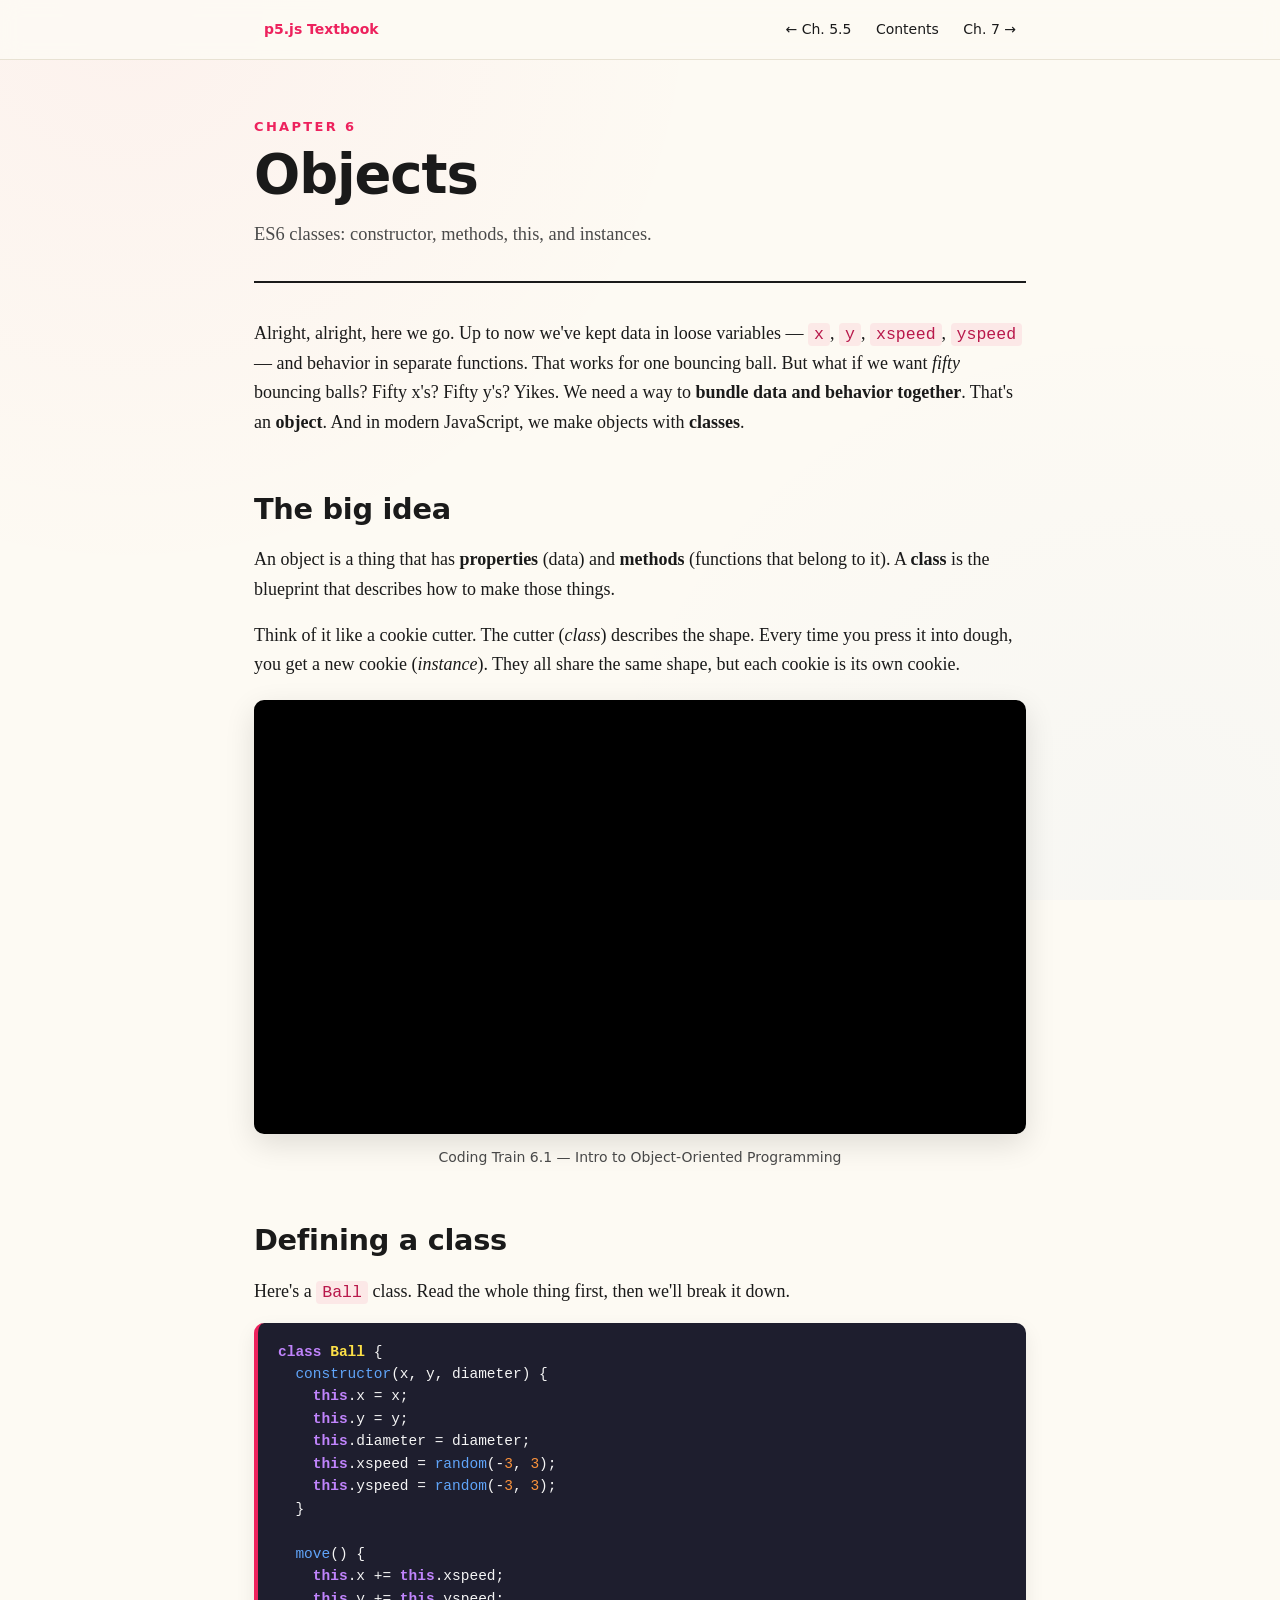
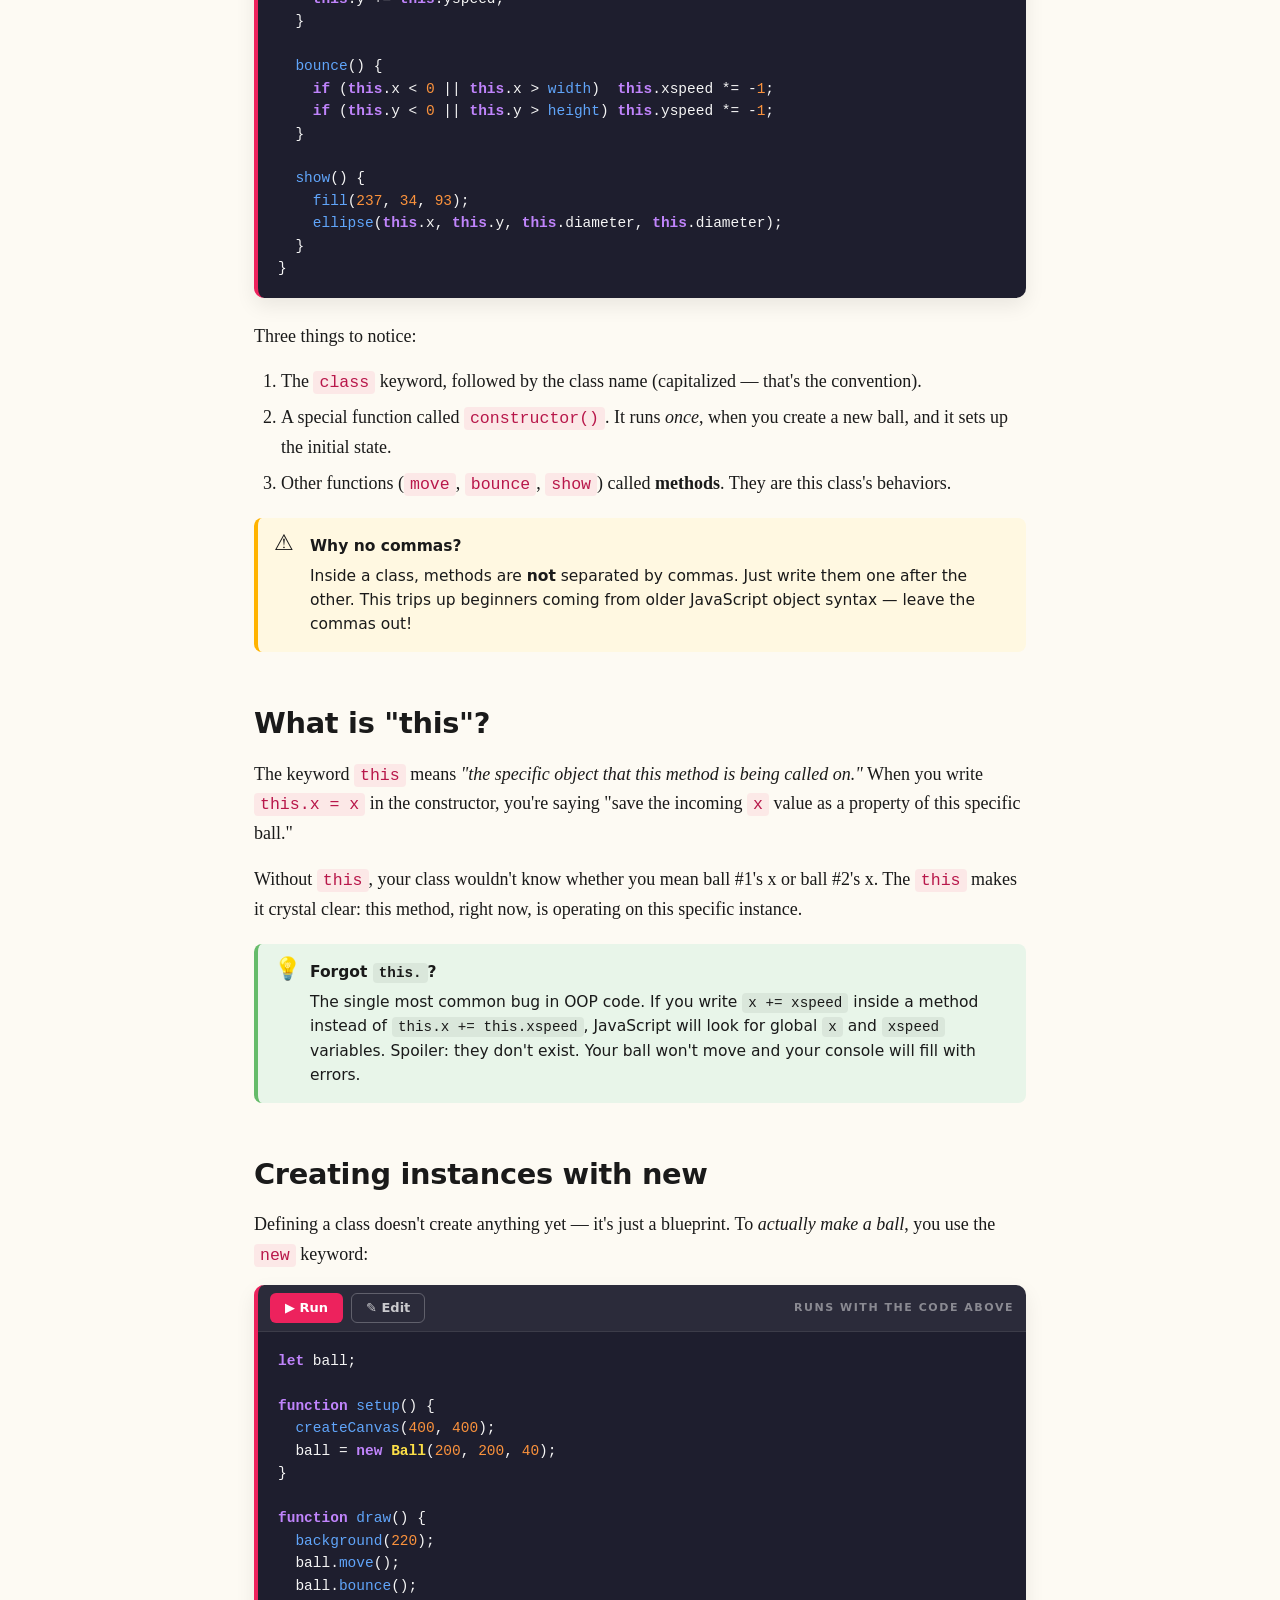
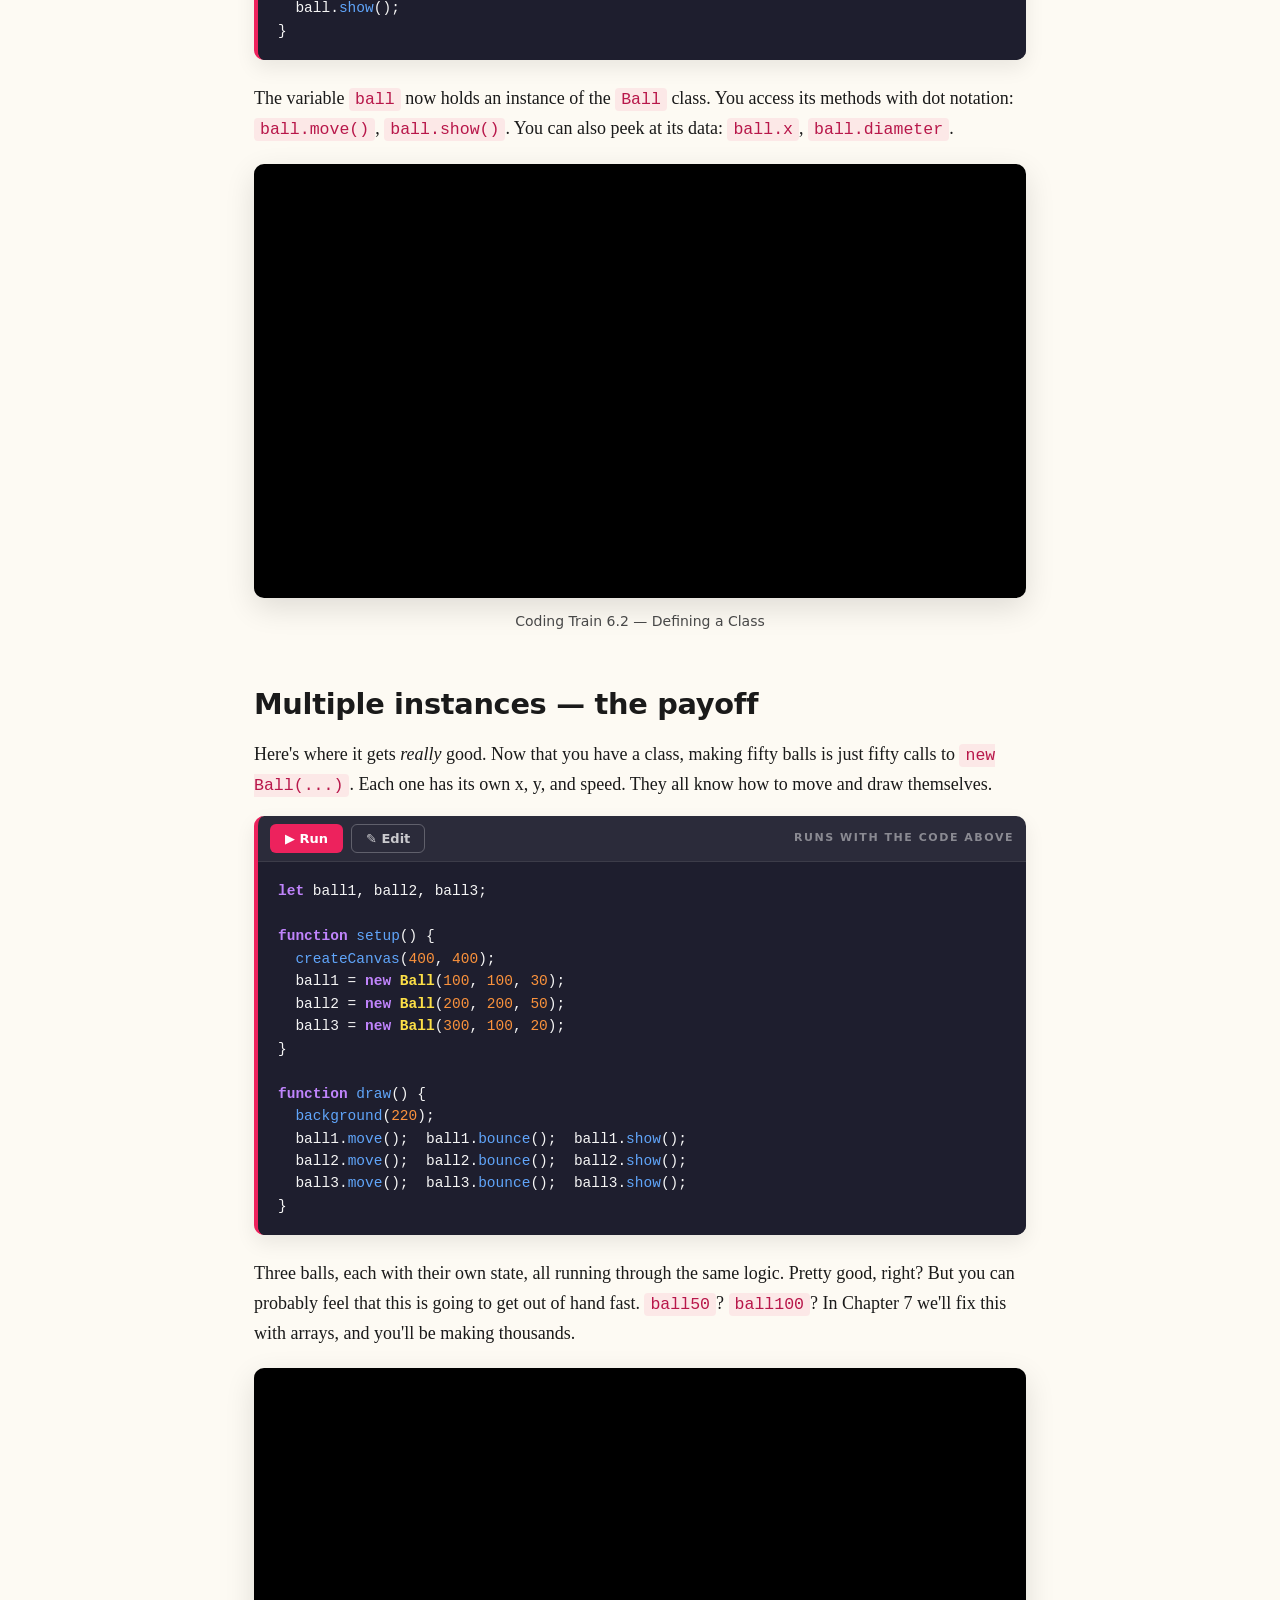
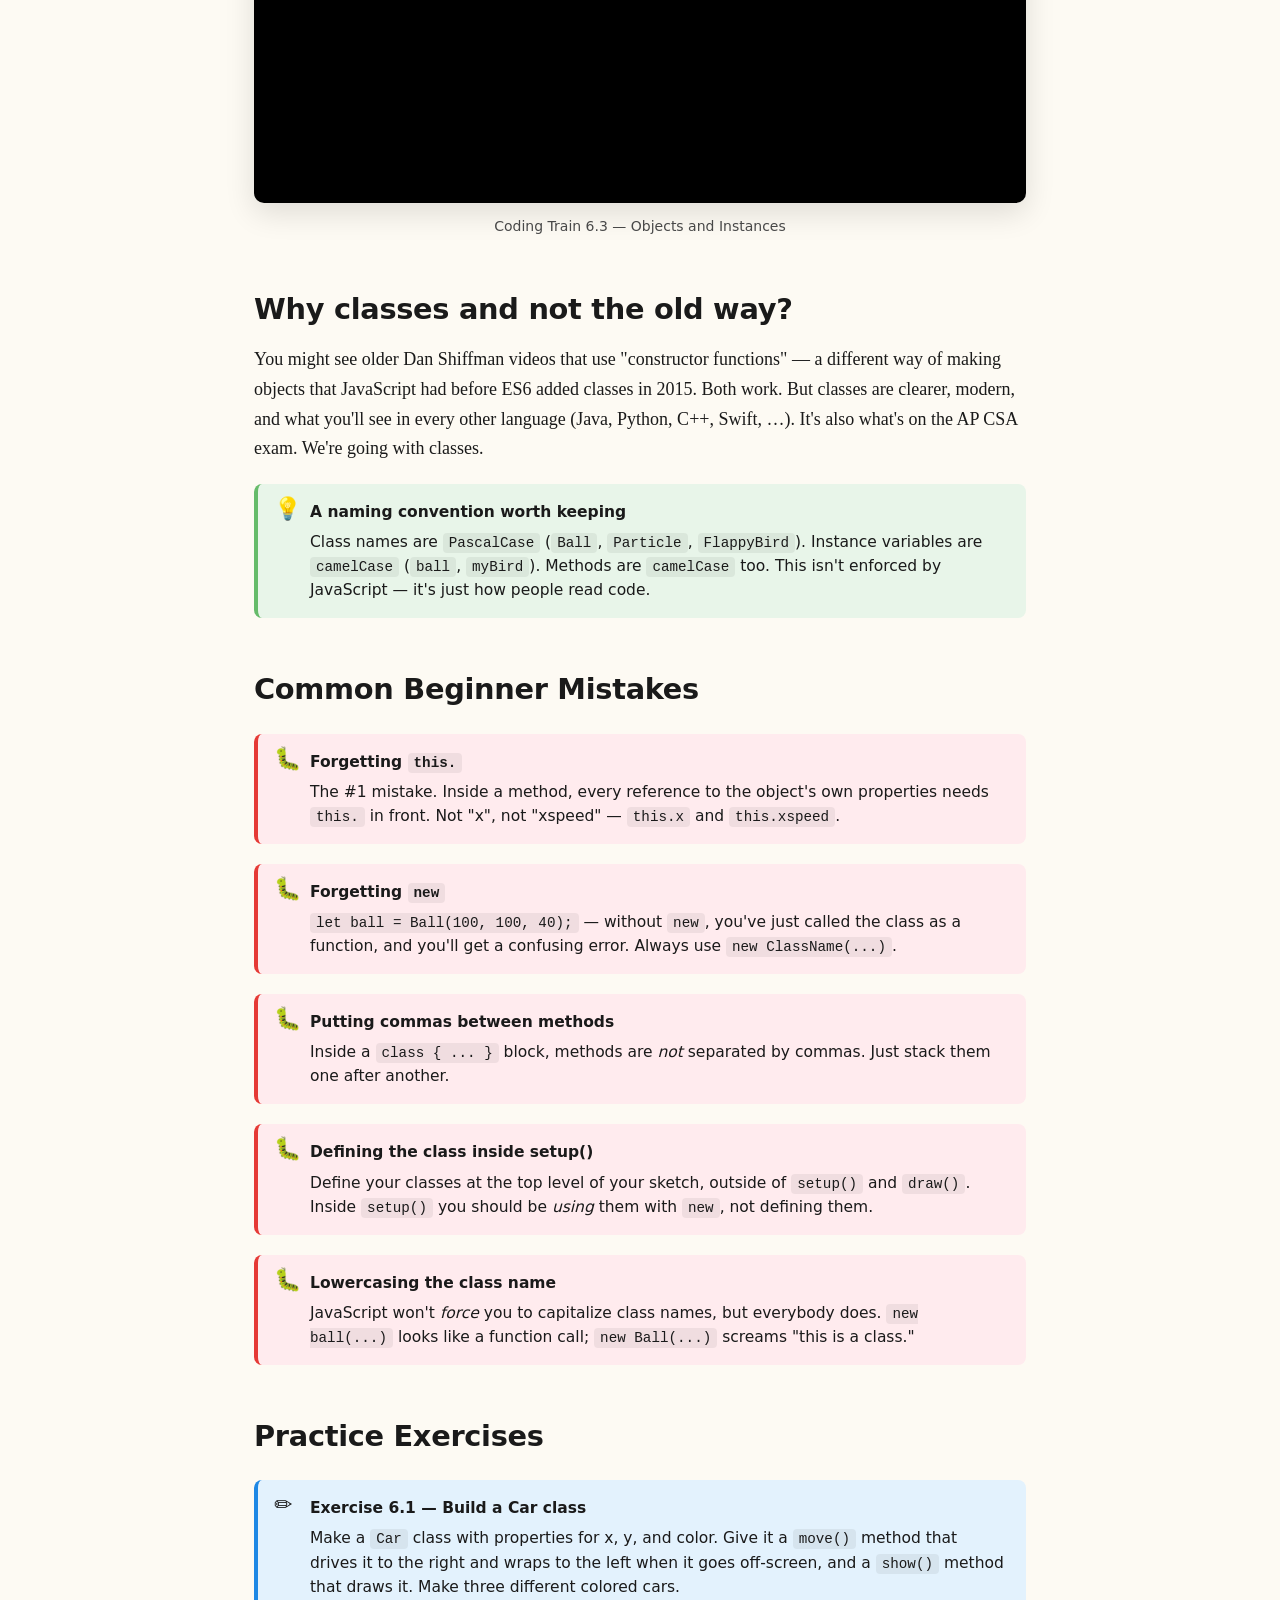
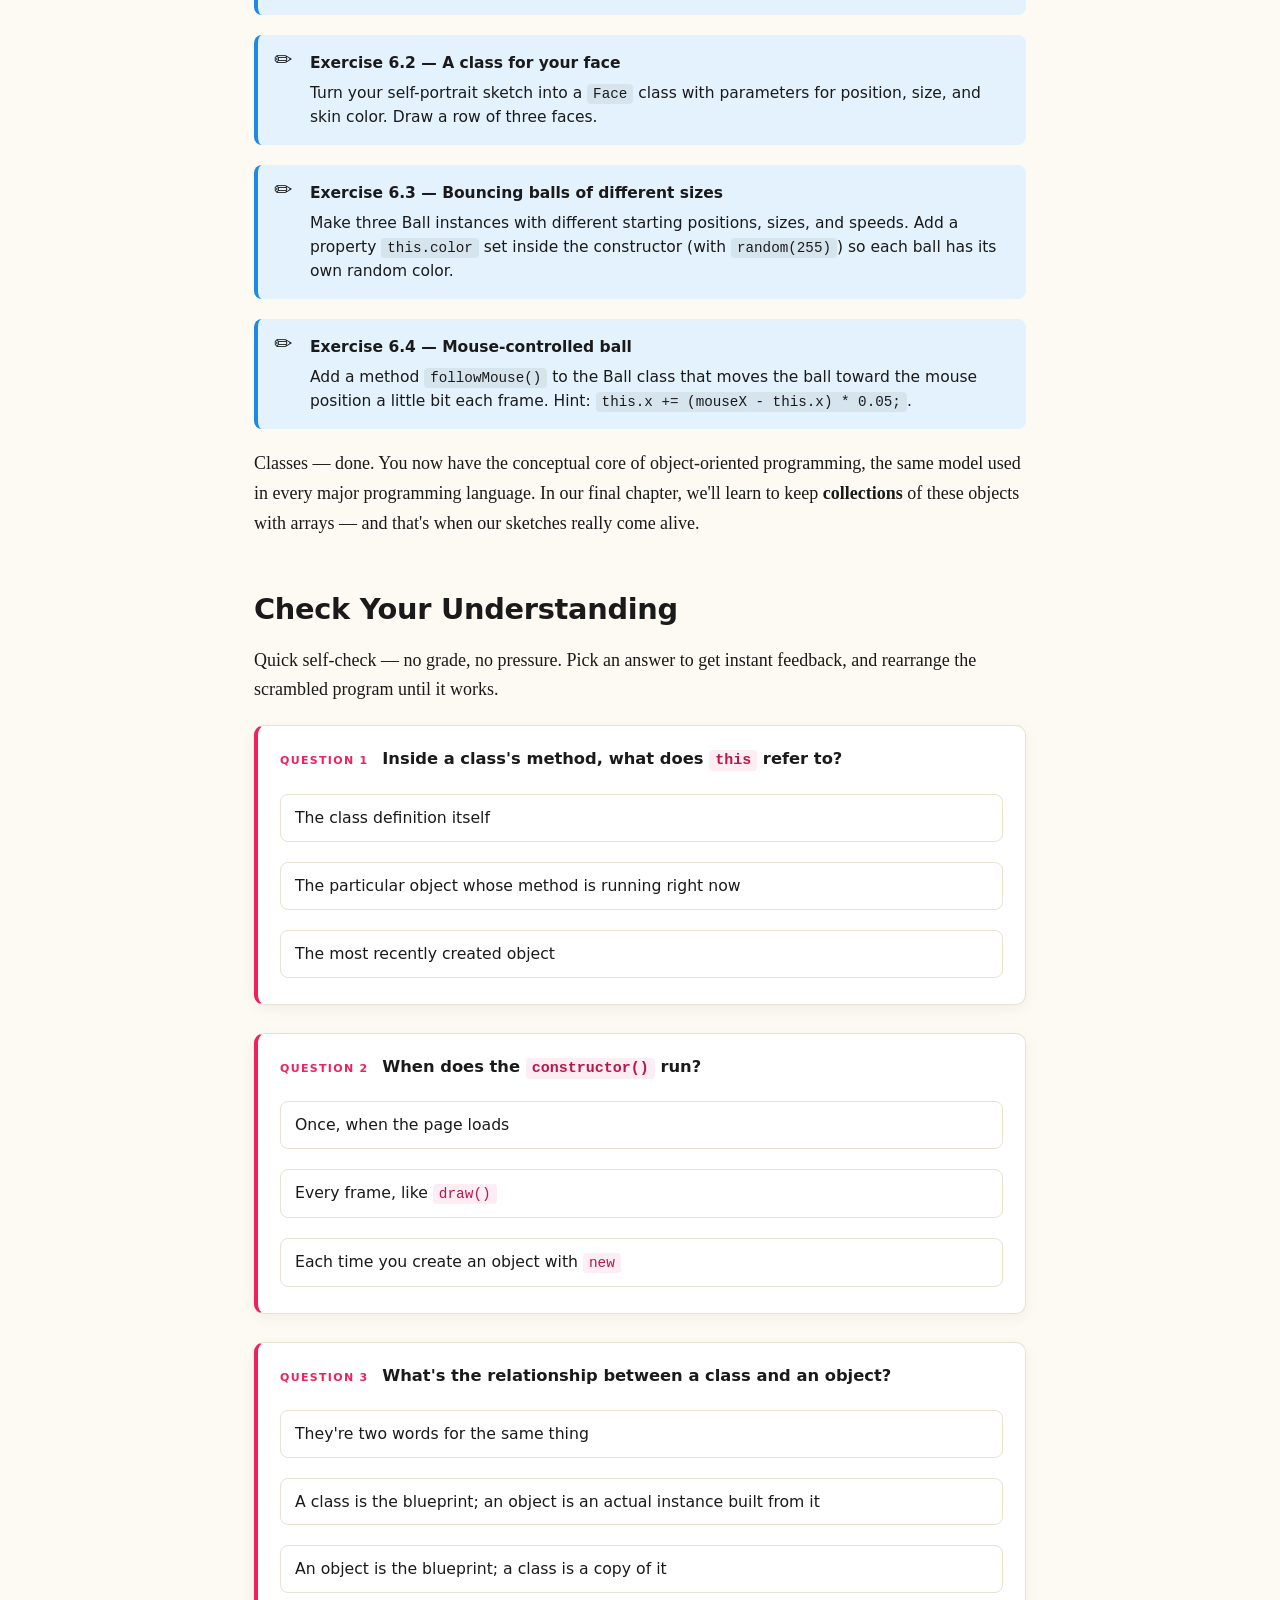
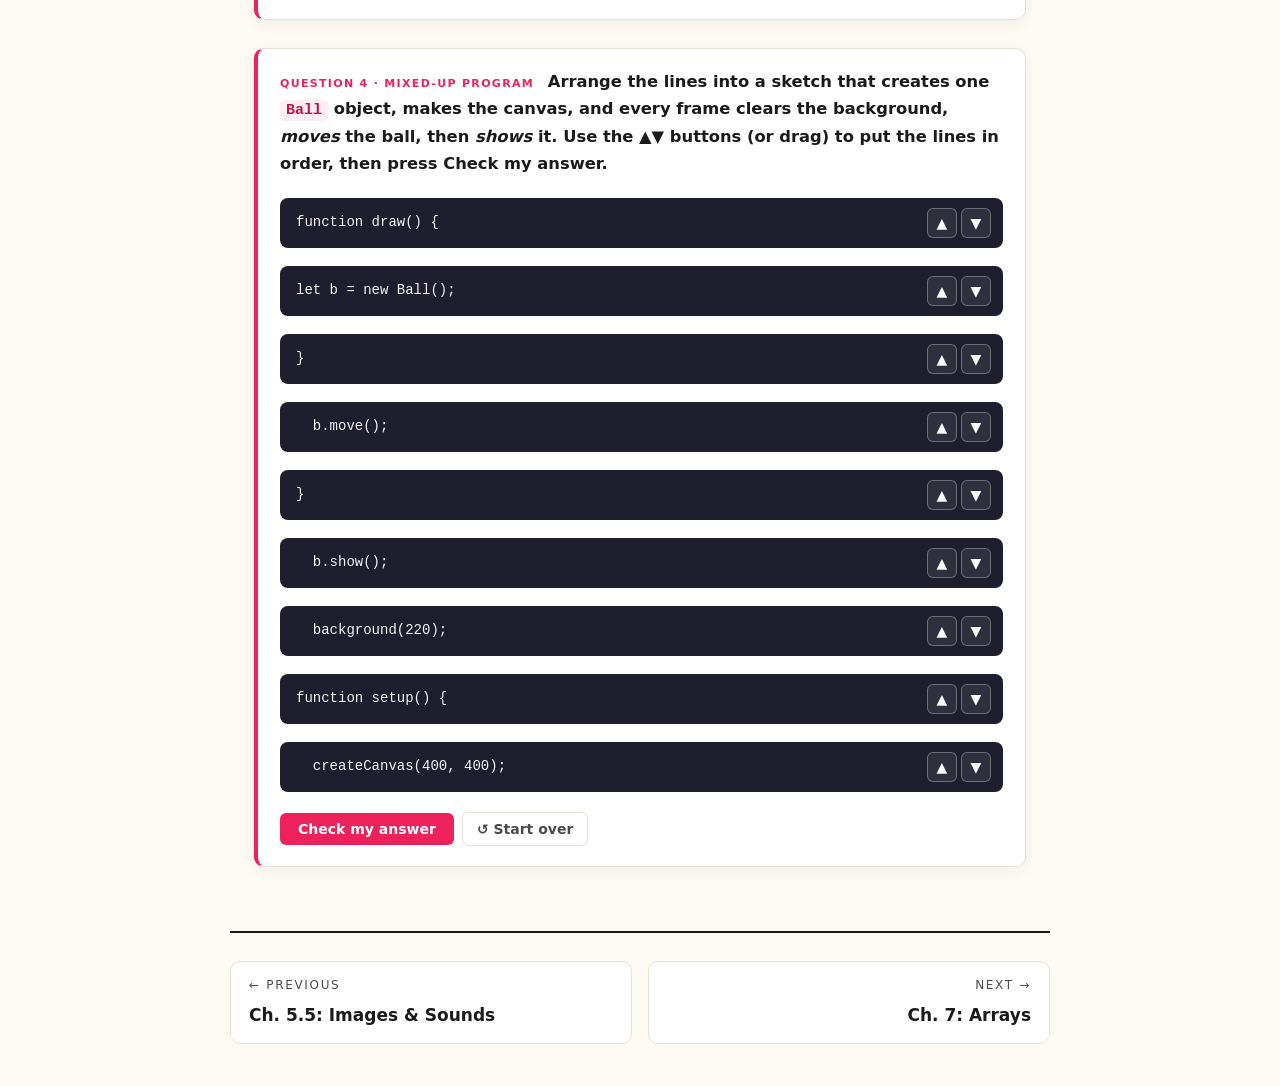
<file: chapter06.html>
<!DOCTYPE html>
<html lang="en">
<head>
<meta charset="utf-8">
<meta name="viewport" content="width=device-width, initial-scale=1">
<title>Chapter 6: Objects — p5.js Textbook</title>
<style>
/* ============================================================
   p5.js Textbook — shared inline stylesheet
   ============================================================ */
:root {
  --bg: #fdfaf3;
  --bg-panel: #ffffff;
  --ink: #1a1a1a;
  --ink-soft: #4a4a4a;
  --accent: #ed225d;        /* p5 pink */
  --accent-dark: #b8174a;
  --rule: #e8e2d3;
  --code-bg: #1e1e2e;
  --code-ink: #f5f5f5;

  --kw: #c084fc;            /* keyword purple */
  --fn: #60a5fa;            /* function blue */
  --num: #fb923c;           /* number orange */
  --com: #9ca3af;           /* comment gray */
  --str: #86efac;           /* string green */
  --cls: #fde047;           /* class-name yellow */

  --tip-bg: #e8f5e9;
  --tip-bd: #66bb6a;
  --alert-bg: #fff8e1;
  --alert-bd: #ffb300;
  --err-bg: #ffebee;
  --err-bd: #e53935;
  --ex-bg: #e3f2fd;
  --ex-bd: #1e88e5;

  --serif: "Iowan Old Style", "Palatino Linotype", "Book Antiqua", Palatino, Georgia, serif;
  --sans: "Helvetica Neue", "Inter", system-ui, -apple-system, Segoe UI, Roboto, sans-serif;
  --mono: "JetBrains Mono", "Fira Code", "SF Mono", Menlo, Consolas, monospace;
}

* { box-sizing: border-box; }

html { scroll-behavior: smooth; }

body {
  margin: 0;
  padding: 0;
  font-family: var(--serif);
  font-size: 18px;
  line-height: 1.65;
  color: var(--ink);
  background: var(--bg);
  background-image:
    radial-gradient(circle at 10% 0%, rgba(237,34,93,0.04) 0%, transparent 40%),
    radial-gradient(circle at 90% 100%, rgba(96,165,250,0.04) 0%, transparent 40%);
  background-attachment: fixed;
}

.wrap {
  max-width: 820px;
  margin: 0 auto;
  padding: 0 24px;
}

/* ---------- Top nav ---------- */
.chapter-nav {
  position: sticky;
  top: 0;
  z-index: 50;
  background: rgba(253,250,243,0.92);
  backdrop-filter: blur(10px);
  -webkit-backdrop-filter: blur(10px);
  border-bottom: 1px solid var(--rule);
  font-family: var(--sans);
  font-size: 14px;
}
.chapter-nav .wrap {
  display: flex;
  align-items: center;
  justify-content: space-between;
  padding-top: 12px;
  padding-bottom: 12px;
  gap: 12px;
}
.chapter-nav a {
  color: var(--ink);
  text-decoration: none;
  padding: 6px 10px;
  border-radius: 6px;
  transition: background 0.15s;
}
.chapter-nav a:hover { background: rgba(237,34,93,0.1); color: var(--accent-dark); }
.chapter-nav .home {
  font-weight: 700;
  color: var(--accent);
}
.chapter-nav .nav-prev::before { content: "← "; }
.chapter-nav .nav-next::after  { content: " →"; }
.chapter-nav .nav-disabled { color: #bbb; pointer-events: none; }

/* ---------- Chapter header ---------- */
.chapter-header {
  padding: 56px 0 32px;
  border-bottom: 2px solid var(--ink);
  margin-bottom: 36px;
}
.chapter-eyebrow {
  font-family: var(--sans);
  font-size: 13px;
  letter-spacing: 0.18em;
  text-transform: uppercase;
  color: var(--accent);
  font-weight: 700;
  margin: 0 0 8px;
}
.chapter-title {
  font-family: var(--sans);
  font-weight: 900;
  font-size: clamp(2rem, 5vw, 3.4rem);
  line-height: 1.05;
  margin: 0 0 16px;
  letter-spacing: -0.02em;
}
.chapter-lede {
  font-size: 1.15rem;
  color: var(--ink-soft);
  margin: 0;
  max-width: 60ch;
}

/* ---------- Typography ---------- */
h2 {
  font-family: var(--sans);
  font-weight: 800;
  font-size: 1.8rem;
  margin: 48px 0 12px;
  letter-spacing: -0.01em;
  scroll-margin-top: 80px;
}
h2 .anchor {
  opacity: 0;
  text-decoration: none;
  color: var(--accent);
  margin-left: 8px;
  font-weight: 400;
  transition: opacity 0.15s;
}
h2:hover .anchor { opacity: 1; }

h3 {
  font-family: var(--sans);
  font-weight: 700;
  font-size: 1.25rem;
  margin: 32px 0 10px;
}

p { margin: 0 0 16px; }
a { color: var(--accent-dark); }
a:hover { color: var(--accent); }

strong { font-weight: 700; }
em { font-style: italic; }

ul, ol { margin: 0 0 16px; padding-left: 1.5em; }
li { margin: 6px 0; }

/* ---------- Inline code & code blocks ---------- */
code {
  font-family: var(--mono);
  font-size: 0.92em;
  background: rgba(237,34,93,0.08);
  color: var(--accent-dark);
  padding: 2px 6px;
  border-radius: 4px;
}

pre {
  background: var(--code-bg);
  color: var(--code-ink);
  font-family: var(--mono);
  font-size: 14.5px;
  line-height: 1.55;
  padding: 18px 20px;
  border-radius: 10px;
  overflow-x: auto;
  margin: 16px 0 24px;
  border-left: 4px solid var(--accent);
  box-shadow: 0 8px 20px rgba(0,0,0,0.08);
}
pre code {
  background: transparent;
  color: inherit;
  padding: 0;
  border-radius: 0;
  font-size: inherit;
}

.keyword    { color: var(--kw); font-weight: 600; }
.function   { color: var(--fn); }
.number     { color: var(--num); }
.comment    { color: var(--com); font-style: italic; }
.string     { color: var(--str); }
.class-name { color: var(--cls); font-weight: 600; }

/* ---------- Video container ---------- */
.video-container {
  position: relative;
  width: 100%;
  padding-top: 56.25%;       /* 16:9 */
  margin: 20px 0 28px;
  border-radius: 10px;
  overflow: hidden;
  box-shadow: 0 10px 30px rgba(0,0,0,0.12);
  background: #000;
}
.video-container iframe {
  position: absolute;
  inset: 0;
  width: 100%;
  height: 100%;
  border: 0;
}
.video-caption {
  font-family: var(--sans);
  font-size: 14px;
  color: var(--ink-soft);
  margin: -16px 0 24px;
  text-align: center;
}

/* ---------- Callouts ---------- */
.tip, .alert, .error-example, .exercise {
  padding: 16px 20px 16px 52px;
  border-radius: 8px;
  margin: 20px 0;
  position: relative;
  font-family: var(--sans);
  font-size: 15.5px;
  line-height: 1.55;
}
.tip::before, .alert::before, .error-example::before, .exercise::before {
  position: absolute;
  left: 16px;
  top: 14px;
  font-size: 22px;
  line-height: 1;
}
.tip            { background: var(--tip-bg);   border-left: 4px solid var(--tip-bd); }
.tip::before    { content: "💡"; }
.alert          { background: var(--alert-bg); border-left: 4px solid var(--alert-bd); }
.alert::before  { content: "⚠️"; }
.error-example  { background: var(--err-bg);   border-left: 4px solid var(--err-bd); }
.error-example::before { content: "🐛"; }
.exercise       { background: var(--ex-bg);    border-left: 4px solid var(--ex-bd); }
.exercise::before { content: "✏️"; }

.callout-title {
  display: block;
  font-weight: 700;
  margin-bottom: 6px;
  font-family: var(--sans);
}

.tip code, .alert code, .error-example code, .exercise code {
  background: rgba(0,0,0,0.06);
  color: inherit;
}

/* ---------- Tables ---------- */
table {
  border-collapse: collapse;
  width: 100%;
  margin: 16px 0 24px;
  font-family: var(--sans);
  font-size: 15px;
}
th, td {
  border-bottom: 1px solid var(--rule);
  padding: 10px 12px;
  text-align: left;
}
th { background: rgba(0,0,0,0.03); font-weight: 700; }

/* ---------- Footer nav ---------- */
.chapter-footer {
  margin-top: 64px;
  padding: 28px 0 48px;
  border-top: 2px solid var(--ink);
  display: flex;
  justify-content: space-between;
  gap: 16px;
  font-family: var(--sans);
}
.chapter-footer a {
  text-decoration: none;
  color: var(--ink);
  padding: 14px 18px;
  border: 1px solid var(--rule);
  border-radius: 10px;
  flex: 1;
  background: var(--bg-panel);
  transition: transform 0.15s, box-shadow 0.15s, border-color 0.15s;
}
.chapter-footer a:hover {
  transform: translateY(-2px);
  box-shadow: 0 8px 20px rgba(0,0,0,0.08);
  border-color: var(--accent);
}
.chapter-footer .label {
  display: block;
  font-size: 12px;
  letter-spacing: 0.14em;
  text-transform: uppercase;
  color: var(--ink-soft);
  margin-bottom: 4px;
}
.chapter-footer .title {
  font-weight: 700;
  font-size: 17px;
}
.chapter-footer .next { text-align: right; }
.chapter-footer .disabled { opacity: 0.4; pointer-events: none; }

/* ---------- Index page extras ---------- */
.toc-grid {
  display: grid;
  grid-template-columns: repeat(auto-fill, minmax(280px, 1fr));
  gap: 18px;
  margin: 32px 0;
}
.toc-card {
  display: block;
  padding: 22px;
  background: var(--bg-panel);
  border: 1px solid var(--rule);
  border-radius: 12px;
  text-decoration: none;
  color: var(--ink);
  transition: transform 0.18s, box-shadow 0.18s, border-color 0.18s;
  position: relative;
  overflow: hidden;
}
.toc-card::before {
  content: "";
  position: absolute;
  top: 0; left: 0;
  width: 100%; height: 4px;
  background: var(--accent);
  transform: scaleX(0);
  transform-origin: left;
  transition: transform 0.25s;
}
.toc-card:hover {
  transform: translateY(-4px);
  box-shadow: 0 12px 30px rgba(0,0,0,0.1);
  border-color: var(--accent);
}
.toc-card:hover::before { transform: scaleX(1); }
.toc-num {
  font-family: var(--mono);
  font-size: 13px;
  color: var(--accent);
  font-weight: 700;
  letter-spacing: 0.1em;
}
.toc-title {
  font-family: var(--sans);
  font-weight: 800;
  font-size: 1.3rem;
  margin: 6px 0 8px;
}
.toc-desc {
  font-size: 15px;
  color: var(--ink-soft);
  line-height: 1.5;
}

/* ---------- Responsive ---------- */
@media (max-width: 600px) {
  body { font-size: 17px; }
  .wrap { padding: 0 18px; }
  .chapter-nav { font-size: 13px; }
  .chapter-nav .wrap { gap: 8px; }
  .chapter-nav a { padding: 6px 6px; }
  pre { font-size: 13.5px; padding: 14px; }
  .chapter-footer { flex-direction: column; }
  .chapter-footer .next { text-align: left; }
}

/* ---------- Print ---------- */
@media print {
  body { background: white; color: black; font-size: 11pt; }
  .chapter-nav, .chapter-footer, .video-container { display: none; }
  pre { box-shadow: none; border: 1px solid #ccc; page-break-inside: avoid; }
  h2, h3 { page-break-after: avoid; }
  .tip, .alert, .error-example, .exercise {
    border: 1px solid #999; background: #f5f5f5 !important; color: black;
  }
  a { color: black; text-decoration: underline; }
}

</style>
<link rel="stylesheet" href="assets/interactive.css">
<script defer src="assets/interactive.js"></script>
</head>
<body>
<nav class="chapter-nav">
  <div class="wrap">
    <a class="home" href="index.html">p5.js Textbook</a>
    <div class="nav-links">
      <a class="nav-prev" href="chapter05-5.html">Ch. 5.5</a>
      <a href="index.html">Contents</a>
      <a class="nav-next" href="chapter07.html">Ch. 7</a>
    </div>
  </div>
</nav>
<main class="wrap">
  <header class="chapter-header">
    <p class="chapter-eyebrow">Chapter 6</p>
    <h1 class="chapter-title">Objects</h1>
    <p class="chapter-lede">ES6 classes: constructor, methods, this, and instances.</p>
  </header>

<p>Alright, alright, here we go. Up to now we've kept data in loose variables — <code>x</code>, <code>y</code>, <code>xspeed</code>, <code>yspeed</code> — and behavior in separate functions. That works for one bouncing ball. But what if we want <em>fifty</em> bouncing balls? Fifty x's? Fifty y's? Yikes. We need a way to <strong>bundle data and behavior together</strong>. That's an <strong>object</strong>. And in modern JavaScript, we make objects with <strong>classes</strong>.</p>

<h2 id="the-idea">The big idea <a class="anchor" href="#the-idea">#</a></h2>

<p>An object is a thing that has <strong>properties</strong> (data) and <strong>methods</strong> (functions that belong to it). A <strong>class</strong> is the blueprint that describes how to make those things.</p>

<p>Think of it like a cookie cutter. The cutter (<em>class</em>) describes the shape. Every time you press it into dough, you get a new cookie (<em>instance</em>). They all share the same shape, but each cookie is its own cookie.</p>

<div class="video-container">
  <iframe src="https://www.youtube.com/embed/xG2Vbnv0wvg" title="6.1 Introduction to Object-Oriented Programming" allowfullscreen></iframe>
</div>
<p class="video-caption">Coding Train 6.1 — Intro to Object-Oriented Programming</p>

<h2 id="defining-a-class">Defining a class <a class="anchor" href="#defining-a-class">#</a></h2>

<p>Here's a <code>Ball</code> class. Read the whole thing first, then we'll break it down.</p>

<pre id="def-ball-class"><code><span class="keyword">class</span> <span class="class-name">Ball</span> {
  <span class="function">constructor</span>(x, y, diameter) {
    <span class="keyword">this</span>.x = x;
    <span class="keyword">this</span>.y = y;
    <span class="keyword">this</span>.diameter = diameter;
    <span class="keyword">this</span>.xspeed = <span class="function">random</span>(-<span class="number">3</span>, <span class="number">3</span>);
    <span class="keyword">this</span>.yspeed = <span class="function">random</span>(-<span class="number">3</span>, <span class="number">3</span>);
  }

  <span class="function">move</span>() {
    <span class="keyword">this</span>.x += <span class="keyword">this</span>.xspeed;
    <span class="keyword">this</span>.y += <span class="keyword">this</span>.yspeed;
  }

  <span class="function">bounce</span>() {
    <span class="keyword">if</span> (<span class="keyword">this</span>.x &lt; <span class="number">0</span> || <span class="keyword">this</span>.x &gt; <span class="function">width</span>)  <span class="keyword">this</span>.xspeed *= -<span class="number">1</span>;
    <span class="keyword">if</span> (<span class="keyword">this</span>.y &lt; <span class="number">0</span> || <span class="keyword">this</span>.y &gt; <span class="function">height</span>) <span class="keyword">this</span>.yspeed *= -<span class="number">1</span>;
  }

  <span class="function">show</span>() {
    <span class="function">fill</span>(<span class="number">237</span>, <span class="number">34</span>, <span class="number">93</span>);
    <span class="function">ellipse</span>(<span class="keyword">this</span>.x, <span class="keyword">this</span>.y, <span class="keyword">this</span>.diameter, <span class="keyword">this</span>.diameter);
  }
}</code></pre>

<p>Three things to notice:</p>

<ol>
  <li>The <code>class</code> keyword, followed by the class name (capitalized — that's the convention).</li>
  <li>A special function called <code>constructor()</code>. It runs <em>once</em>, when you create a new ball, and it sets up the initial state.</li>
  <li>Other functions (<code>move</code>, <code>bounce</code>, <code>show</code>) called <strong>methods</strong>. They are this class's behaviors.</li>
</ol>

<div class="alert">
<span class="callout-title">Why no commas?</span>
Inside a class, methods are <strong>not</strong> separated by commas. Just write them one after the other. This trips up beginners coming from older JavaScript object syntax — leave the commas out!
</div>

<h2 id="this">What is "this"? <a class="anchor" href="#this">#</a></h2>

<p>The keyword <code>this</code> means <em>"the specific object that this method is being called on."</em> When you write <code>this.x = x</code> in the constructor, you're saying "save the incoming <code>x</code> value as a property of this specific ball."</p>

<p>Without <code>this</code>, your class wouldn't know whether you mean ball #1's x or ball #2's x. The <code>this</code> makes it crystal clear: this method, right now, is operating on this specific instance.</p>

<div class="tip">
<span class="callout-title">Forgot <code>this.</code>?</span>
The single most common bug in OOP code. If you write <code>x += xspeed</code> inside a method instead of <code>this.x += this.xspeed</code>, JavaScript will look for global <code>x</code> and <code>xspeed</code> variables. Spoiler: they don't exist. Your ball won't move and your console will fill with errors.
</div>

<h2 id="creating-instances">Creating instances with new <a class="anchor" href="#creating-instances">#</a></h2>

<p>Defining a class doesn't create anything yet — it's just a blueprint. To <em>actually make a ball</em>, you use the <code>new</code> keyword:</p>

<pre class="runnable" data-include="#def-ball-class"><code><span class="keyword">let</span> ball;

<span class="keyword">function</span> <span class="function">setup</span>() {
  <span class="function">createCanvas</span>(<span class="number">400</span>, <span class="number">400</span>);
  ball = <span class="keyword">new</span> <span class="class-name">Ball</span>(<span class="number">200</span>, <span class="number">200</span>, <span class="number">40</span>);
}

<span class="keyword">function</span> <span class="function">draw</span>() {
  <span class="function">background</span>(<span class="number">220</span>);
  ball.<span class="function">move</span>();
  ball.<span class="function">bounce</span>();
  ball.<span class="function">show</span>();
}</code></pre>

<p>The variable <code>ball</code> now holds an instance of the <code>Ball</code> class. You access its methods with dot notation: <code>ball.move()</code>, <code>ball.show()</code>. You can also peek at its data: <code>ball.x</code>, <code>ball.diameter</code>.</p>

<div class="video-container">
  <iframe src="https://www.youtube.com/embed/T-HGdc8L-7w" title="6.2 Defining a Class" allowfullscreen></iframe>
</div>
<p class="video-caption">Coding Train 6.2 — Defining a Class</p>

<h2 id="multiple-instances">Multiple instances — the payoff <a class="anchor" href="#multiple-instances">#</a></h2>

<p>Here's where it gets <em>really</em> good. Now that you have a class, making fifty balls is just fifty calls to <code>new Ball(...)</code>. Each one has its own x, y, and speed. They all know how to move and draw themselves.</p>

<pre class="runnable" data-include="#def-ball-class"><code><span class="keyword">let</span> ball1, ball2, ball3;

<span class="keyword">function</span> <span class="function">setup</span>() {
  <span class="function">createCanvas</span>(<span class="number">400</span>, <span class="number">400</span>);
  ball1 = <span class="keyword">new</span> <span class="class-name">Ball</span>(<span class="number">100</span>, <span class="number">100</span>, <span class="number">30</span>);
  ball2 = <span class="keyword">new</span> <span class="class-name">Ball</span>(<span class="number">200</span>, <span class="number">200</span>, <span class="number">50</span>);
  ball3 = <span class="keyword">new</span> <span class="class-name">Ball</span>(<span class="number">300</span>, <span class="number">100</span>, <span class="number">20</span>);
}

<span class="keyword">function</span> <span class="function">draw</span>() {
  <span class="function">background</span>(<span class="number">220</span>);
  ball1.<span class="function">move</span>();  ball1.<span class="function">bounce</span>();  ball1.<span class="function">show</span>();
  ball2.<span class="function">move</span>();  ball2.<span class="function">bounce</span>();  ball2.<span class="function">show</span>();
  ball3.<span class="function">move</span>();  ball3.<span class="function">bounce</span>();  ball3.<span class="function">show</span>();
}</code></pre>

<p>Three balls, each with their own state, all running through the same logic. Pretty good, right? But you can probably feel that this is going to get out of hand fast. <code>ball50</code>? <code>ball100</code>? In Chapter 7 we'll fix this with arrays, and you'll be making thousands.</p>

<div class="video-container">
  <iframe src="https://www.youtube.com/embed/rHiSsgFRgx4" title="6.3 Objects and Instances" allowfullscreen></iframe>
</div>
<p class="video-caption">Coding Train 6.3 — Objects and Instances</p>

<h2 id="why-classes-not-old-style">Why classes and not the old way? <a class="anchor" href="#why-classes-not-old-style">#</a></h2>

<p>You might see older Dan Shiffman videos that use "constructor functions" — a different way of making objects that JavaScript had before ES6 added classes in 2015. Both work. But classes are clearer, modern, and what you'll see in every other language (Java, Python, C++, Swift, …). It's also what's on the AP CSA exam. We're going with classes.</p>

<div class="tip">
<span class="callout-title">A naming convention worth keeping</span>
Class names are <code>PascalCase</code> (<code>Ball</code>, <code>Particle</code>, <code>FlappyBird</code>). Instance variables are <code>camelCase</code> (<code>ball</code>, <code>myBird</code>). Methods are <code>camelCase</code> too. This isn't enforced by JavaScript — it's just how people read code.
</div>

<h2 id="common-mistakes">Common Beginner Mistakes <a class="anchor" href="#common-mistakes">#</a></h2>

<div class="error-example">
<span class="callout-title">Forgetting <code>this.</code></span>
The #1 mistake. Inside a method, every reference to the object's own properties needs <code>this.</code> in front. Not "x", not "xspeed" — <code>this.x</code> and <code>this.xspeed</code>.
</div>

<div class="error-example">
<span class="callout-title">Forgetting <code>new</code></span>
<code>let ball = Ball(100, 100, 40);</code> — without <code>new</code>, you've just called the class as a function, and you'll get a confusing error. Always use <code>new ClassName(...)</code>.
</div>

<div class="error-example">
<span class="callout-title">Putting commas between methods</span>
Inside a <code>class { ... }</code> block, methods are <em>not</em> separated by commas. Just stack them one after another.
</div>

<div class="error-example">
<span class="callout-title">Defining the class inside setup()</span>
Define your classes at the top level of your sketch, outside of <code>setup()</code> and <code>draw()</code>. Inside <code>setup()</code> you should be <em>using</em> them with <code>new</code>, not defining them.
</div>

<div class="error-example">
<span class="callout-title">Lowercasing the class name</span>
JavaScript won't <em>force</em> you to capitalize class names, but everybody does. <code>new ball(...)</code> looks like a function call; <code>new Ball(...)</code> screams "this is a class."
</div>

<h2 id="exercises">Practice Exercises <a class="anchor" href="#exercises">#</a></h2>

<div class="exercise">
<span class="callout-title">Exercise 6.1 — Build a Car class</span>
Make a <code>Car</code> class with properties for x, y, and color. Give it a <code>move()</code> method that drives it to the right and wraps to the left when it goes off-screen, and a <code>show()</code> method that draws it. Make three different colored cars.
</div>

<div class="exercise">
<span class="callout-title">Exercise 6.2 — A class for your face</span>
Turn your self-portrait sketch into a <code>Face</code> class with parameters for position, size, and skin color. Draw a row of three faces.
</div>

<div class="exercise">
<span class="callout-title">Exercise 6.3 — Bouncing balls of different sizes</span>
Make three Ball instances with different starting positions, sizes, and speeds. Add a property <code>this.color</code> set inside the constructor (with <code>random(255)</code>) so each ball has its own random color.
</div>

<div class="exercise">
<span class="callout-title">Exercise 6.4 — Mouse-controlled ball</span>
Add a method <code>followMouse()</code> to the Ball class that moves the ball toward the mouse position a little bit each frame. Hint: <code>this.x += (mouseX - this.x) * 0.05;</code>.
</div>

<p>Classes — done. You now have the conceptual core of object-oriented programming, the same model used in every major programming language. In our final chapter, we'll learn to keep <strong>collections</strong> of these objects with arrays — and that's when our sketches really come alive.</p>


<section class="quiz-section">
<h2 id="check-yourself">Check Your Understanding <a class="anchor" href="#check-yourself">#</a></h2>
<p>Quick self-check — no grade, no pressure. Pick an answer to get instant feedback, and rearrange the scrambled program until it works.</p>
<div class="quiz-card quiz-mc">
<p class="quiz-q"><span class="quiz-tag">Question 1</span> Inside a class's method, what does <code>this</code> refer to?</p>
<ol class="quiz-opts">
<li data-explain="The class is the blueprint. this points at something more specific.">The class definition itself</li>
<li data-correct="" data-explain="If you call ball2.move(), then inside move(), this.x means ball2&#x27;s x — each instance keeps its own data.">The particular object whose method is running right now</li>
<li data-explain="this isn&#x27;t about creation order — it&#x27;s about which object the method was called on.">The most recently created object</li>
</ol>
</div>
<div class="quiz-card quiz-mc">
<p class="quiz-q"><span class="quiz-tag">Question 2</span> When does the <code>constructor()</code> run?</p>
<ol class="quiz-opts">
<li data-explain="Defining a class runs nothing. The constructor waits for a specific keyword.">Once, when the page loads</li>
<li data-explain="The constructor is a one-time setup for each object, not a loop.">Every frame, like <code>draw()</code></li>
<li data-correct="" data-explain="new Ball() runs the constructor once for that ball, setting up its starting values. Three new calls, three constructor runs.">Each time you create an object with <code>new</code></li>
</ol>
</div>
<div class="quiz-card quiz-mc">
<p class="quiz-q"><span class="quiz-tag">Question 3</span> What's the relationship between a class and an object?</p>
<ol class="quiz-opts">
<li data-explain="They&#x27;re related, but one is a plan and one is a real thing built from that plan.">They're two words for the same thing</li>
<li data-correct="" data-explain="One Ball class can stamp out ball1, ball2, ball3 — each a separate object with its own x, y, and speed.">A class is the blueprint; an object is an actual instance built from it</li>
<li data-explain="It&#x27;s the other way around: the class describes, the objects are the instances.">An object is the blueprint; a class is a copy of it</li>
</ol>
</div>
<div class="quiz-card parsons">
<p class="quiz-q"><span class="quiz-tag">Question 4 · Mixed-up program</span> Arrange the lines into a sketch that creates one <code>Ball</code> object, makes the canvas, and every frame clears the background, <em>moves</em> the ball, then <em>shows</em> it. Use the ▲▼ buttons (or drag) to put the lines in order, then press <strong>Check my answer</strong>.</p>
<pre class="parsons-source" hidden><code>let b = new Ball();
function setup() {
  createCanvas(400, 400);
}
function draw() {
  background(220);
  b.move();
  b.show();
}</code></pre>
</div>
</section>
</main>
<footer class="chapter-footer wrap">
  <a href="chapter05-5.html"><span class="label">← Previous</span><span class="title">Ch. 5.5: Images &amp; Sounds</span></a>
  <a class="next" href="chapter07.html"><span class="label">Next →</span><span class="title">Ch. 7: Arrays</span></a>
</footer>
</body>
</html>
</file>
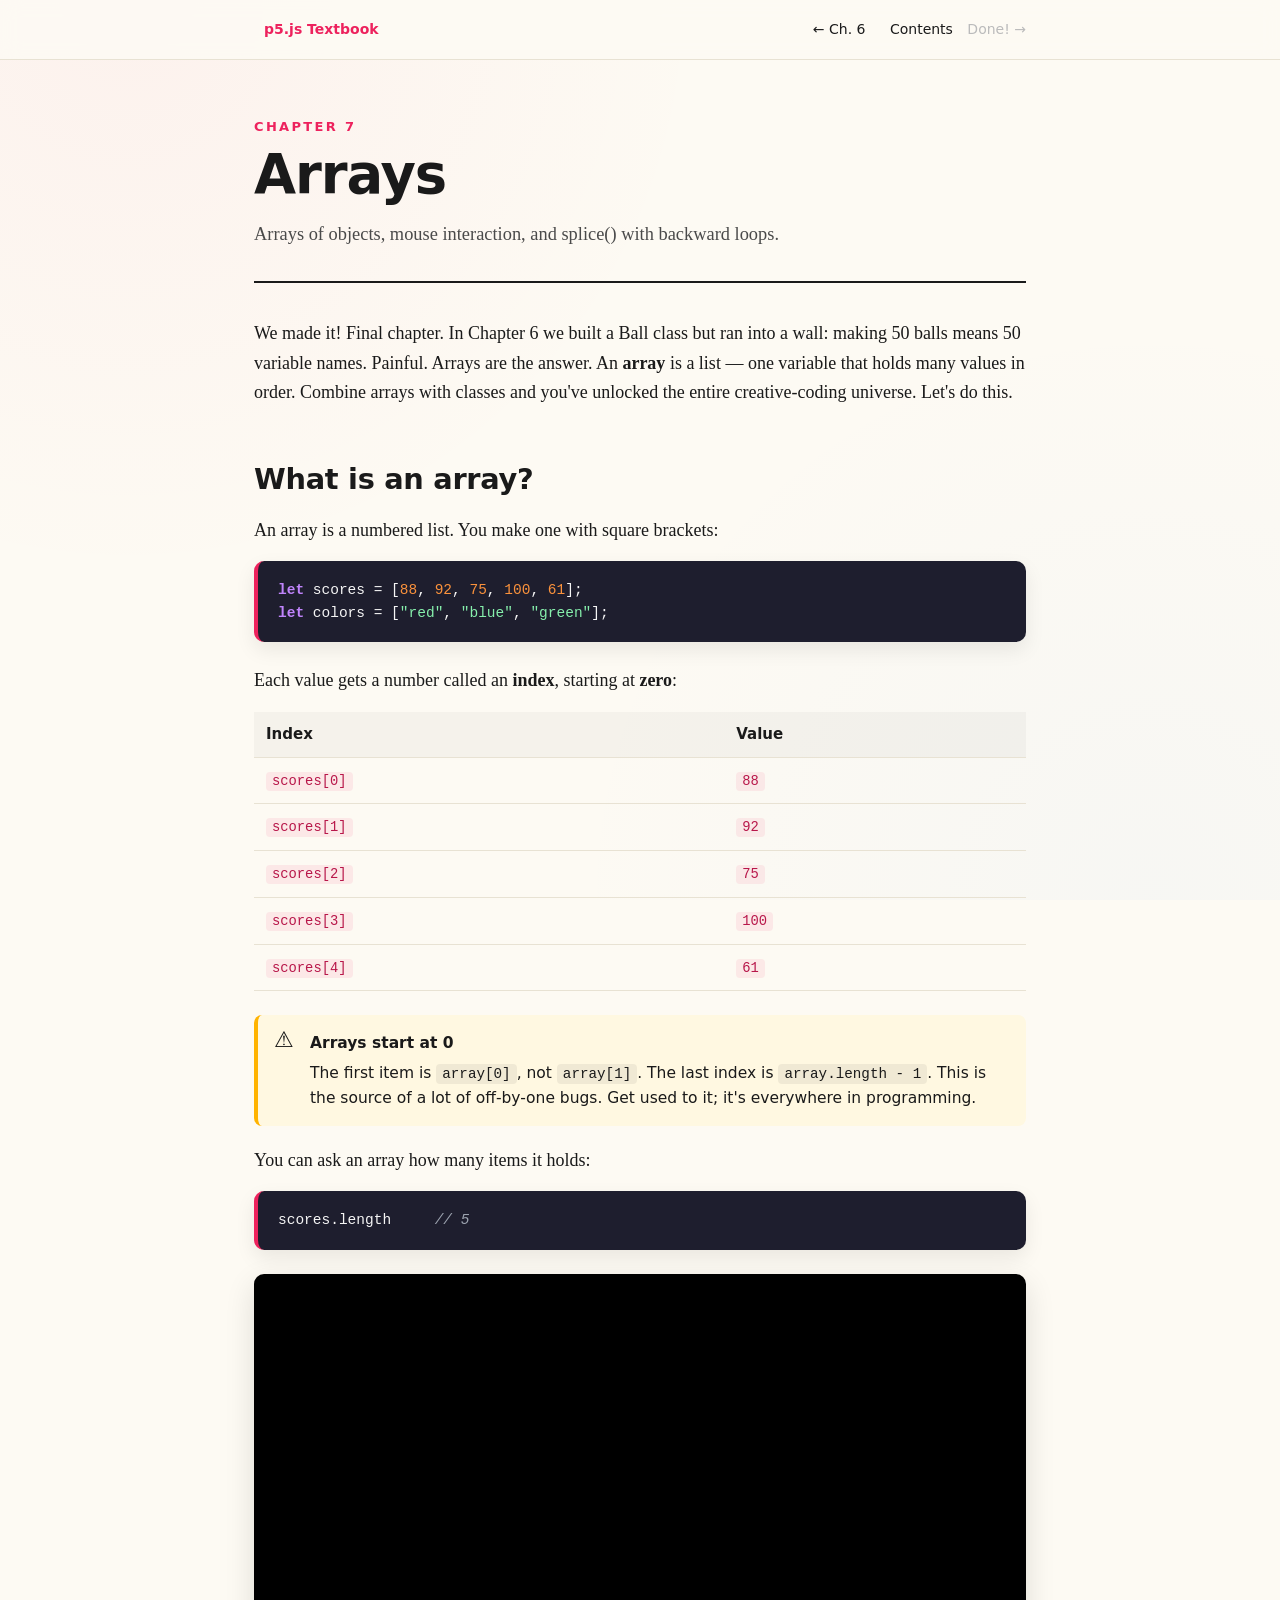
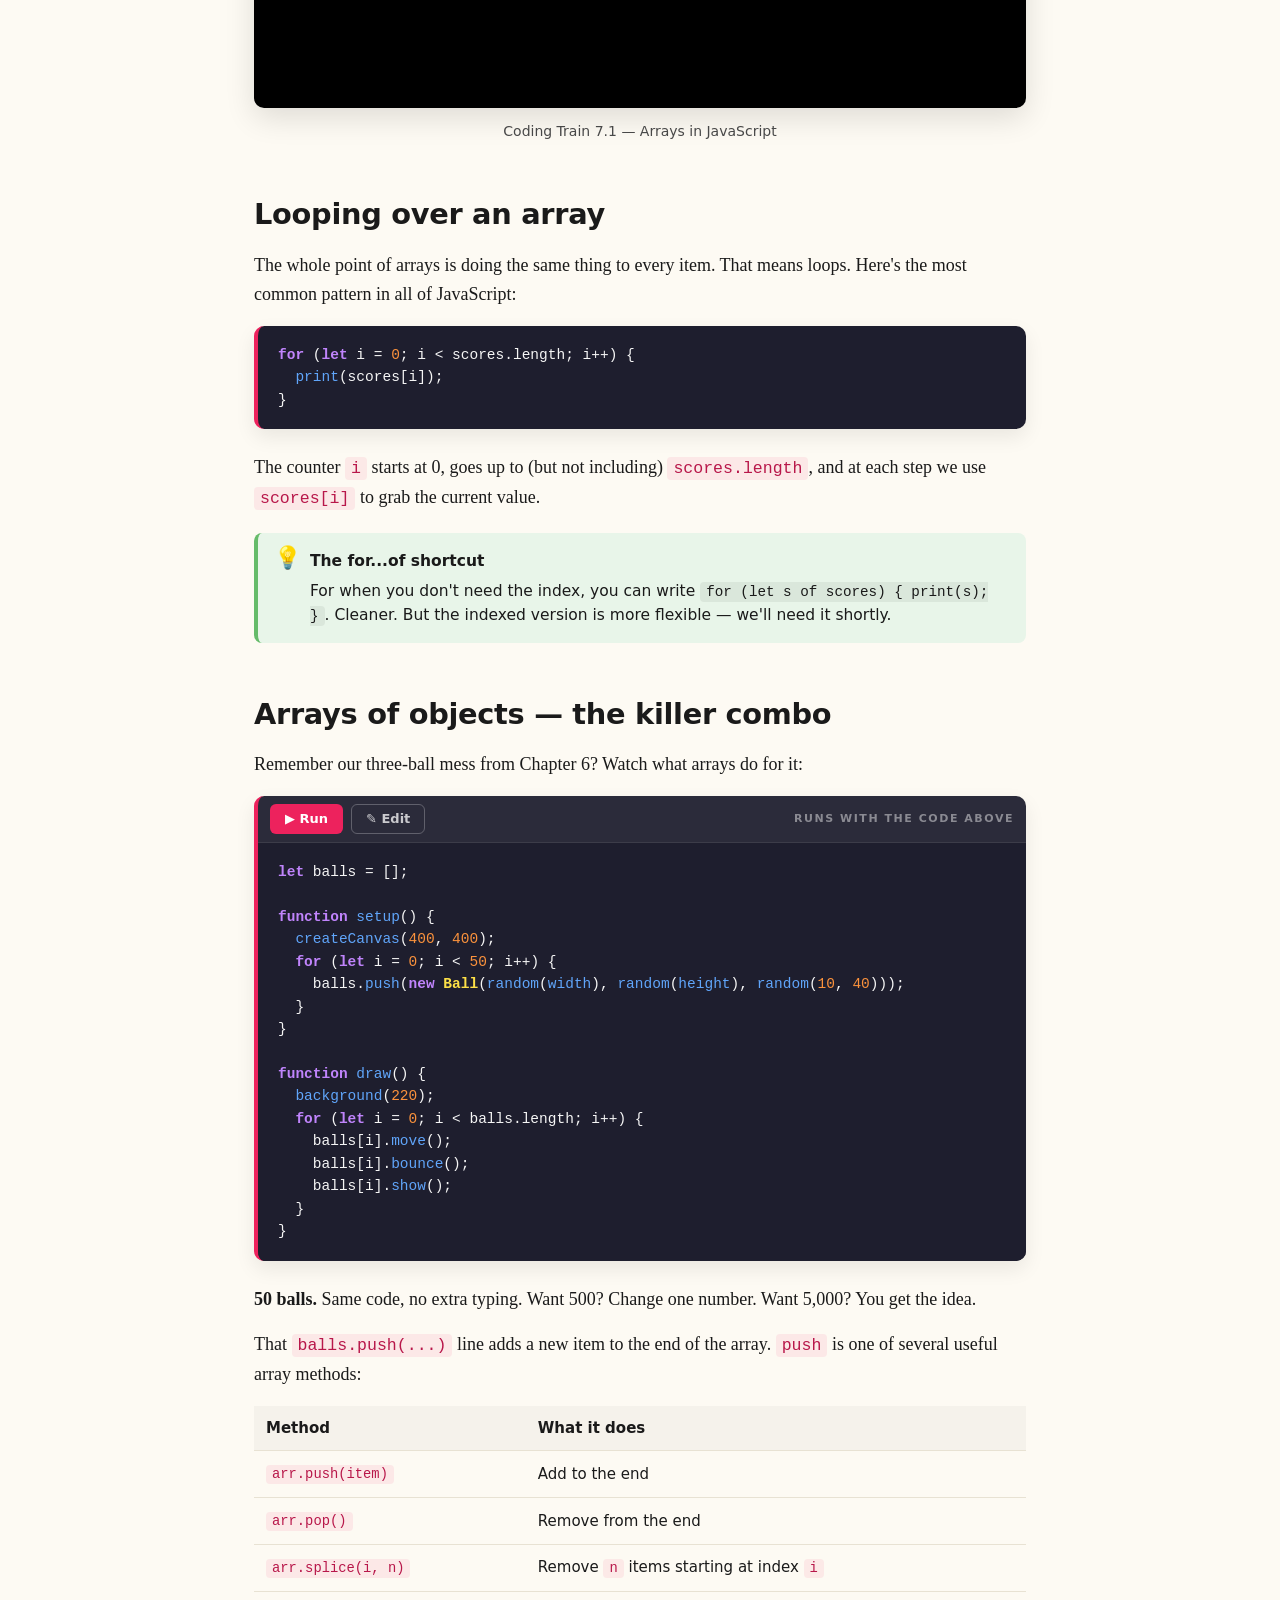
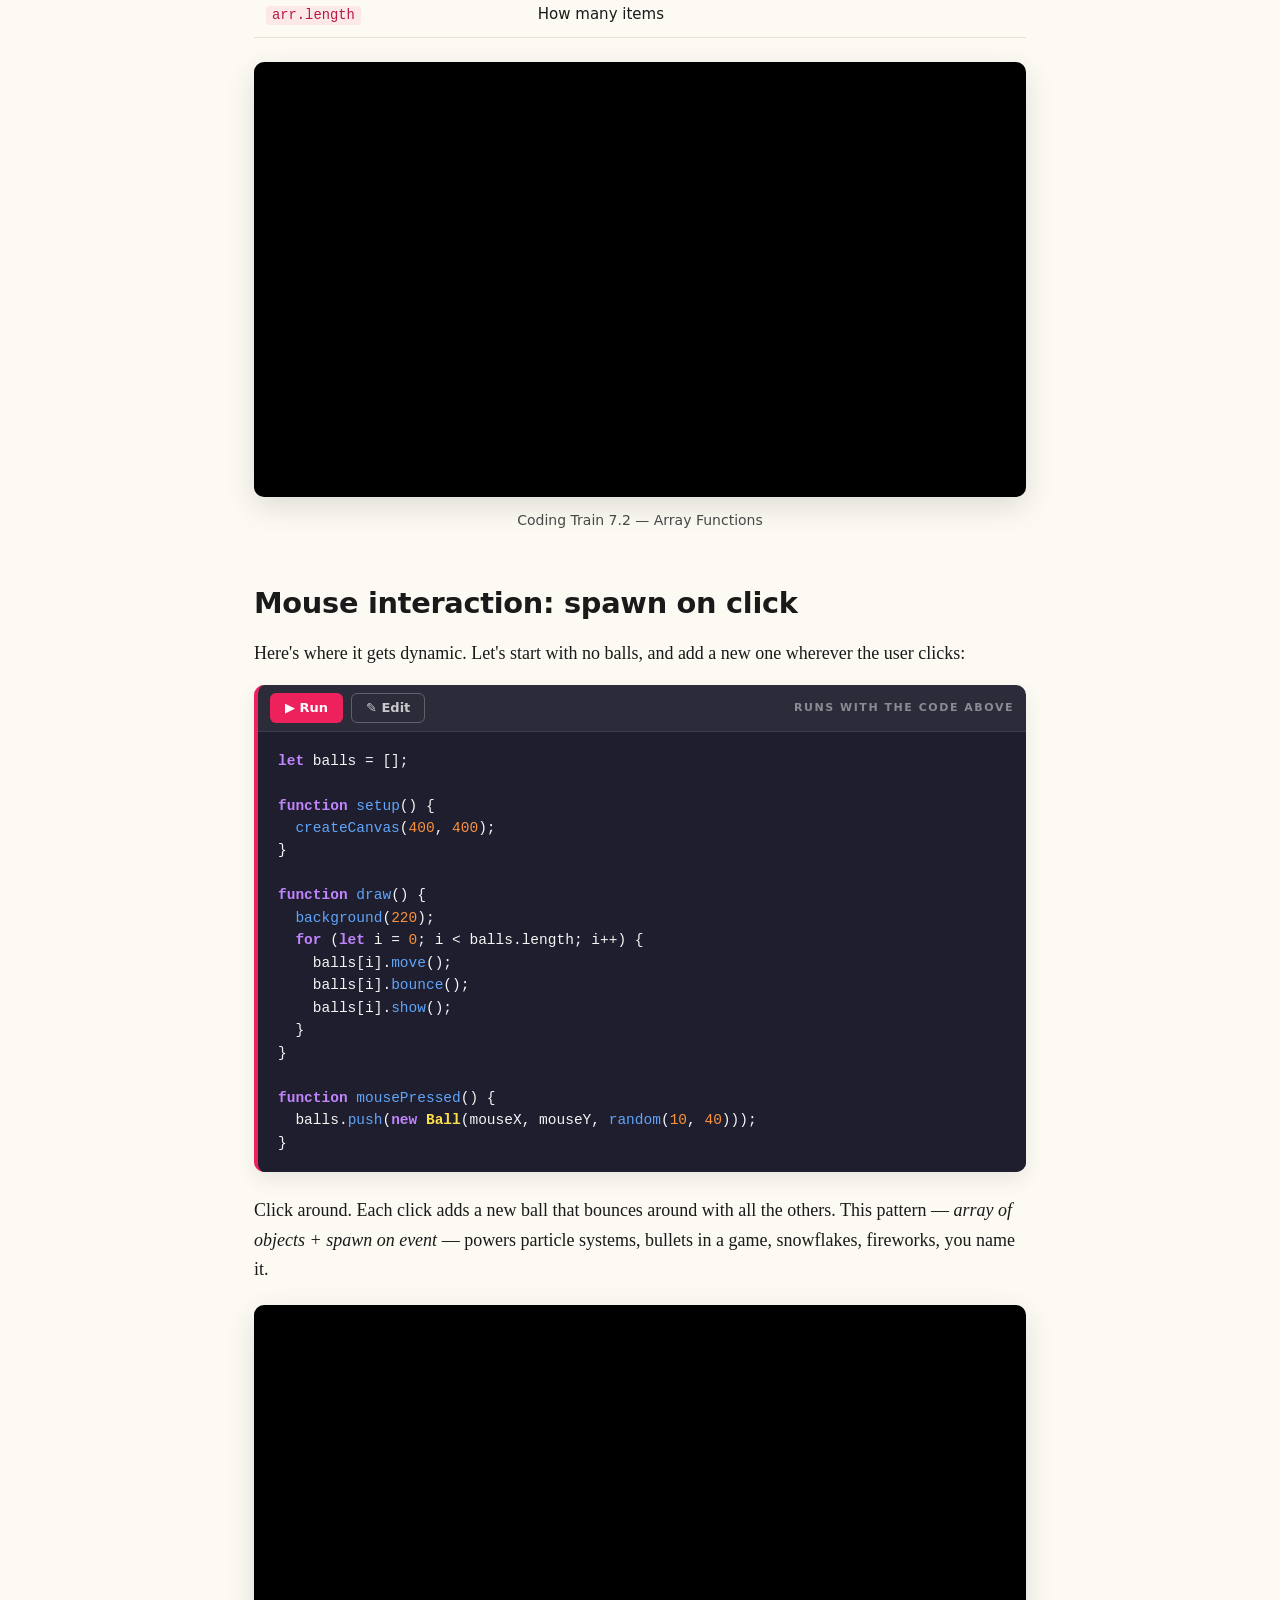
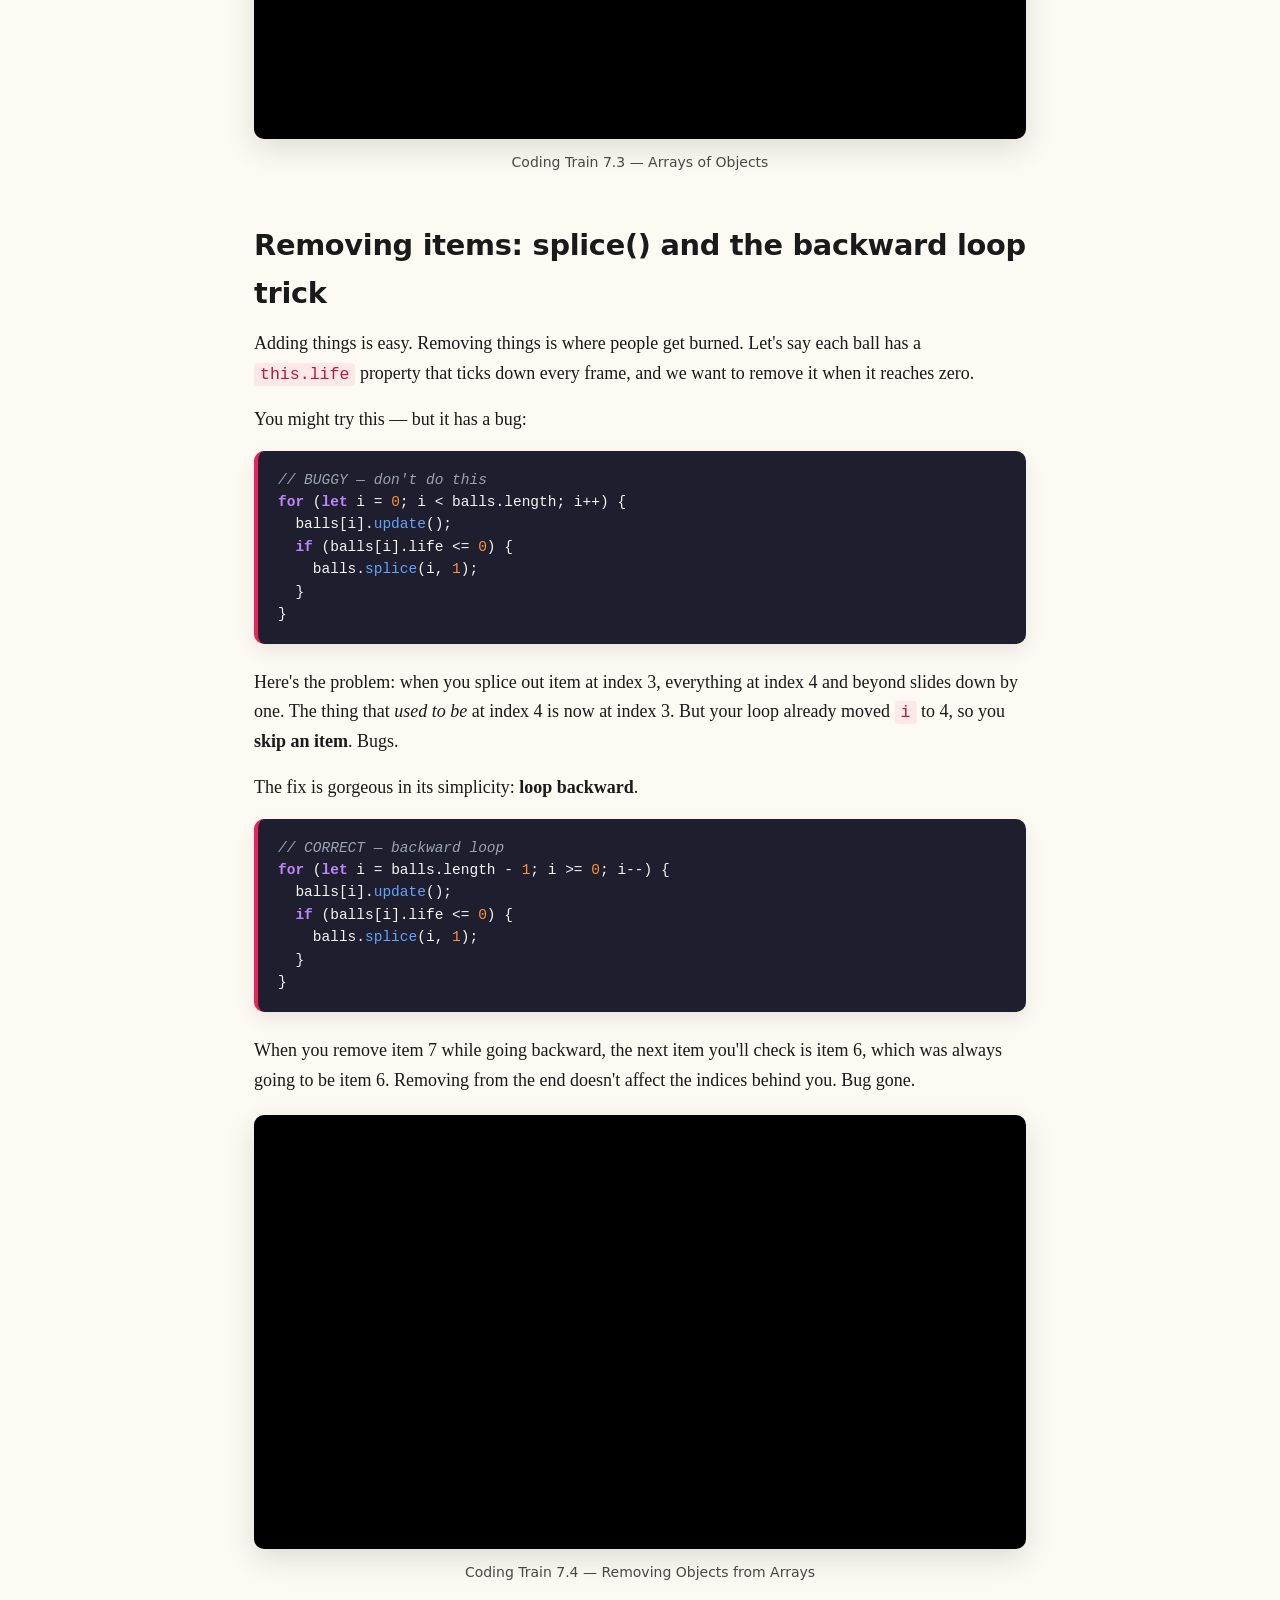
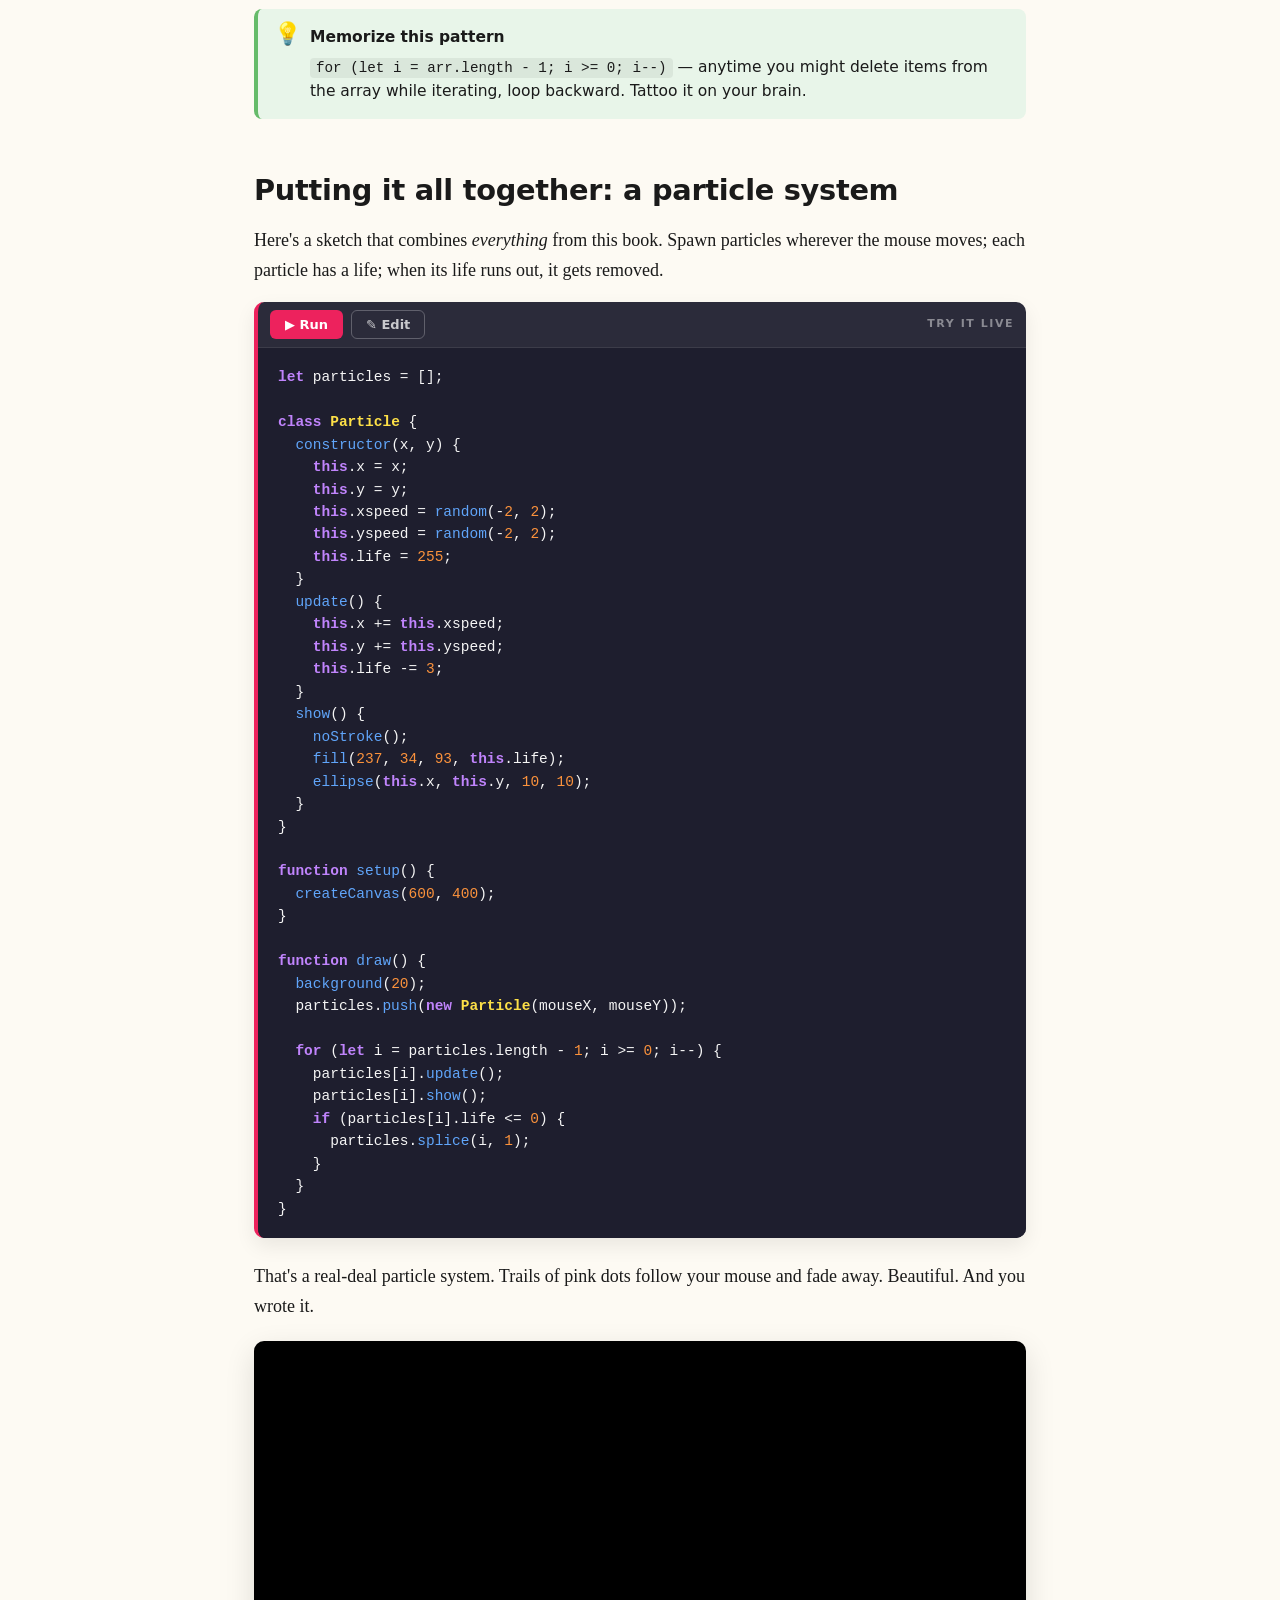
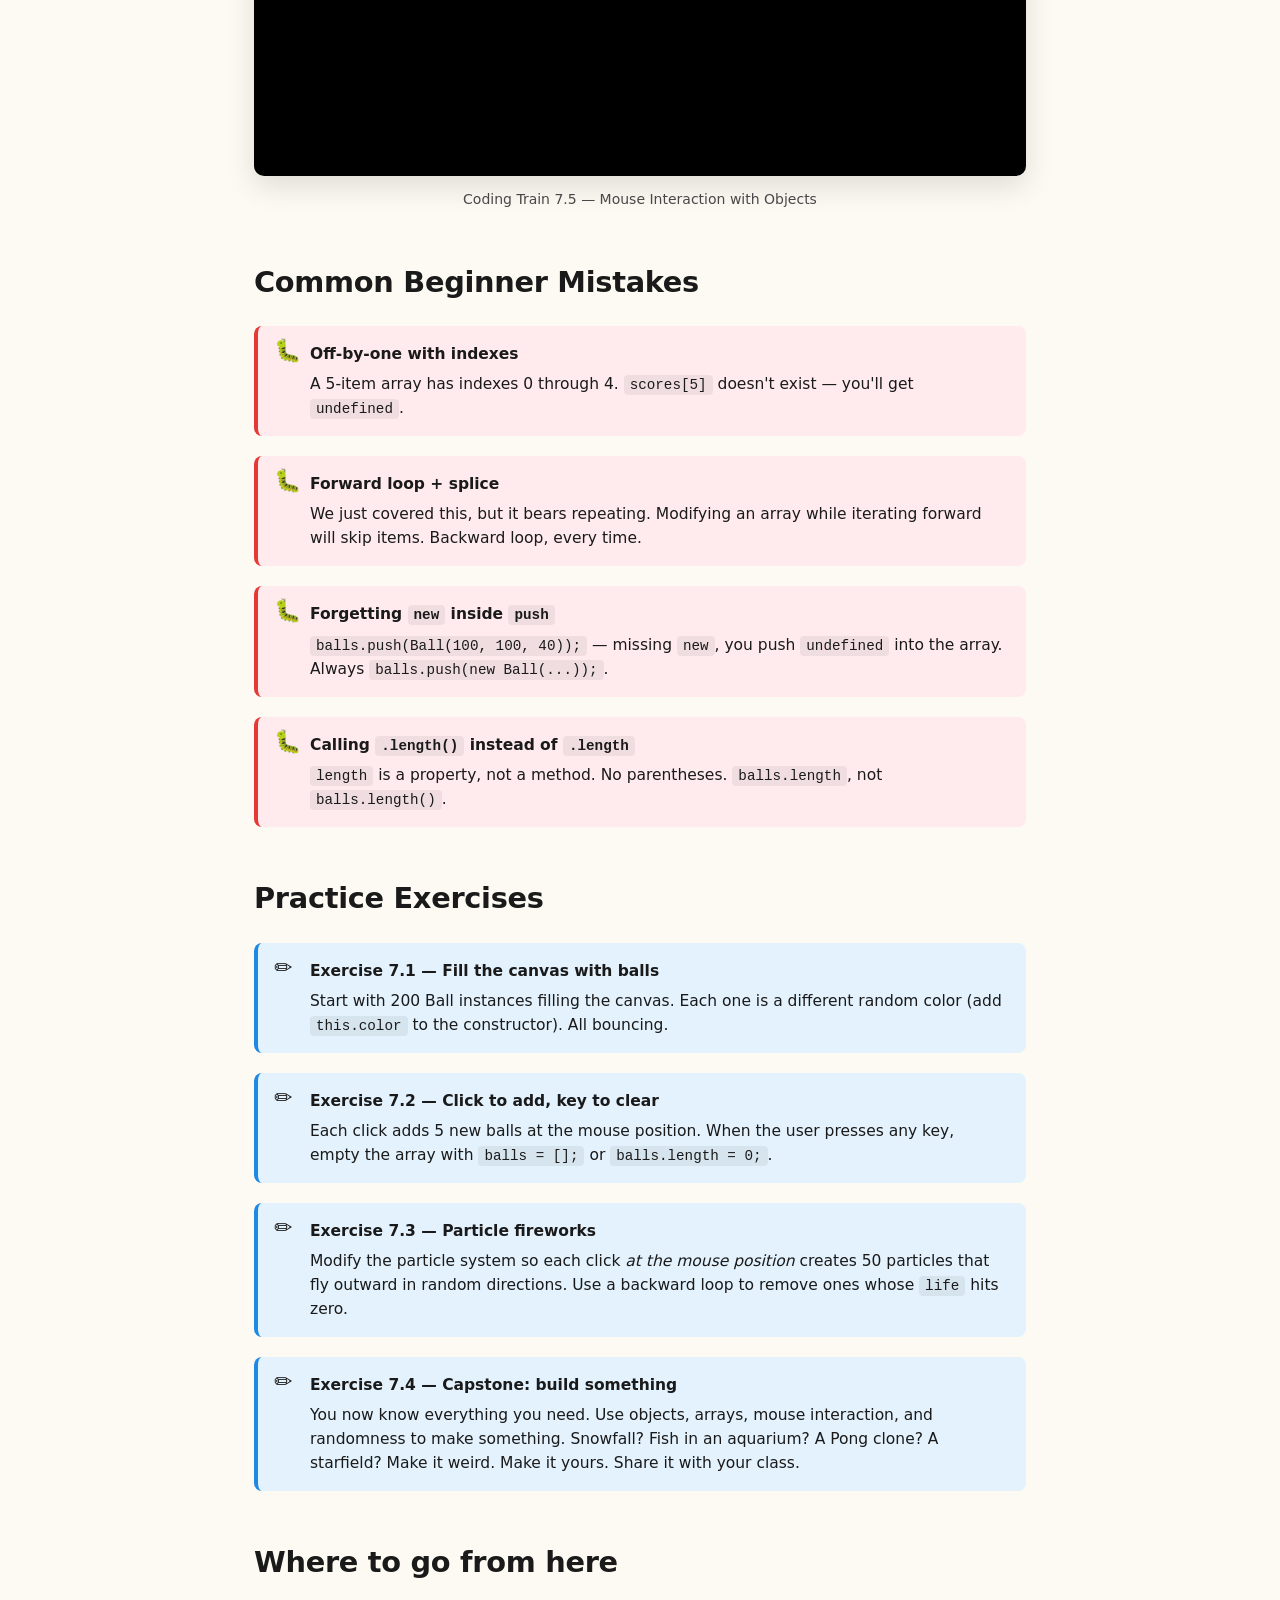
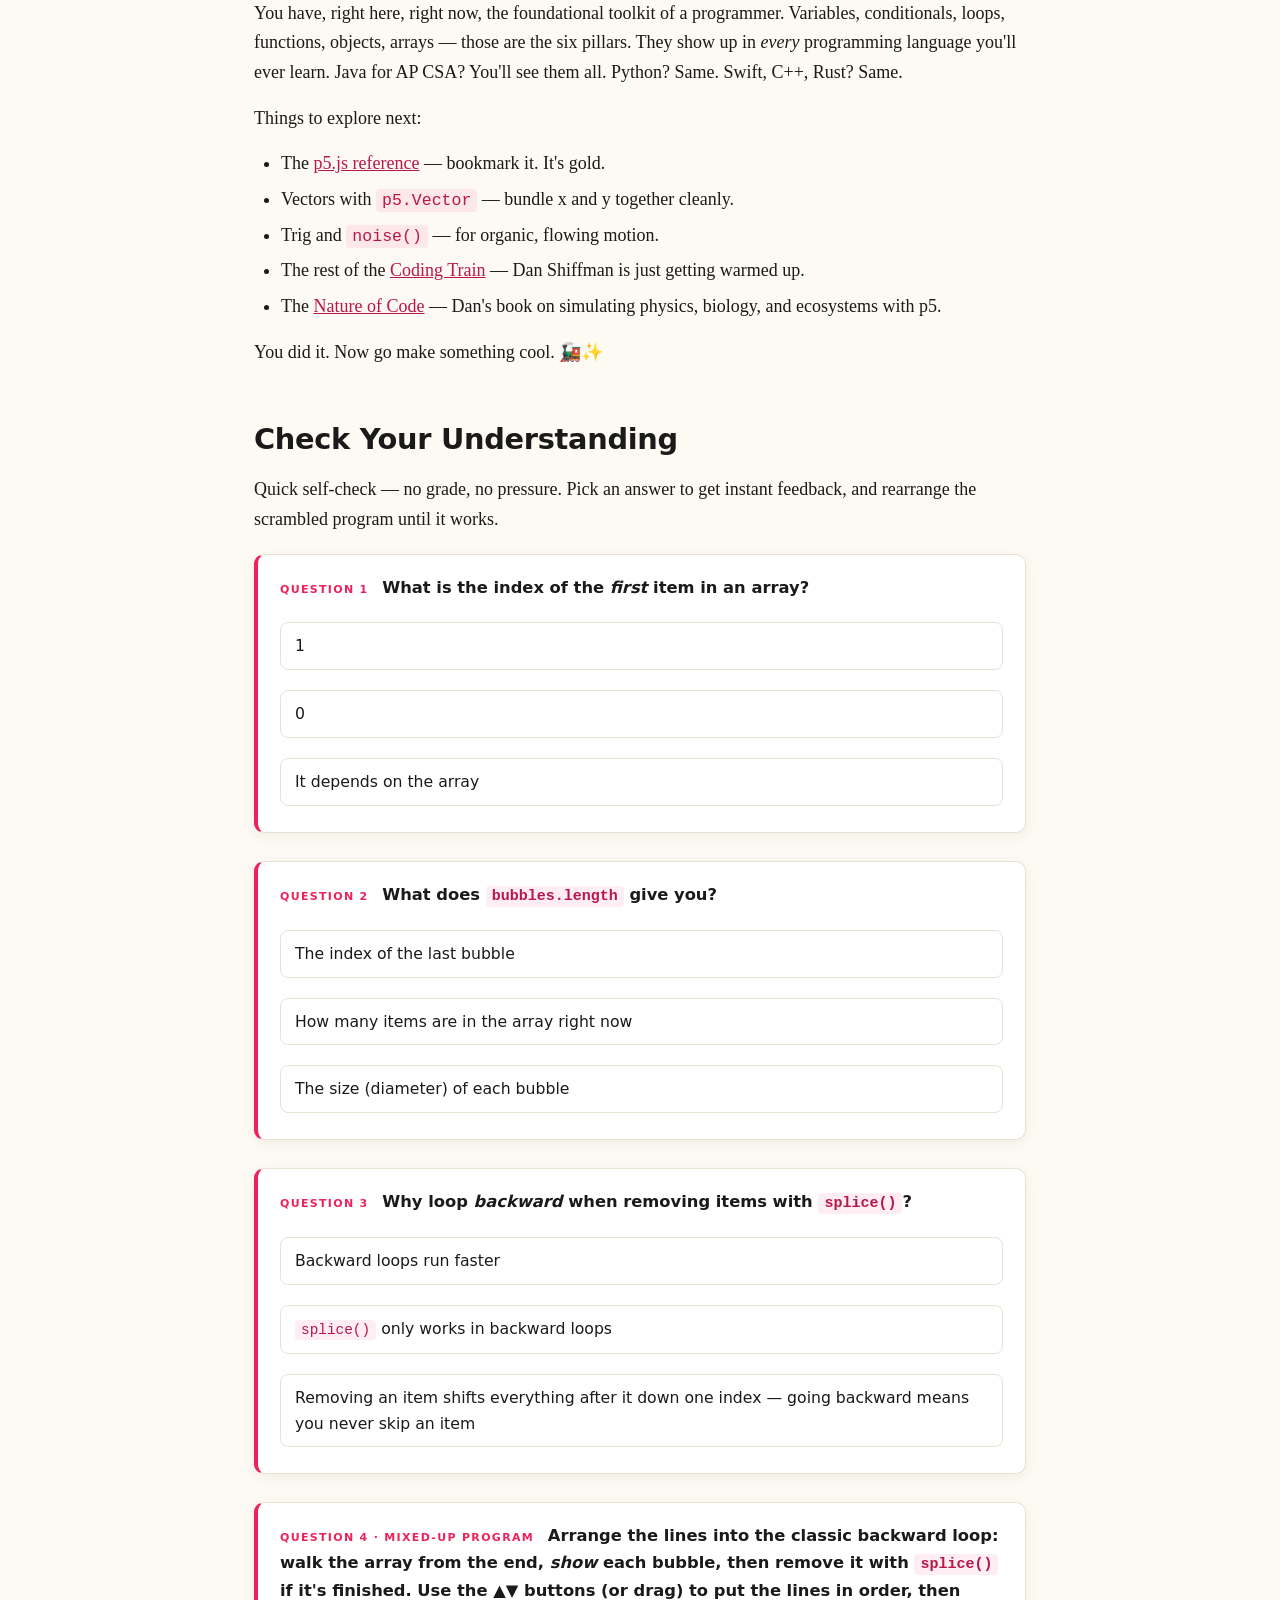
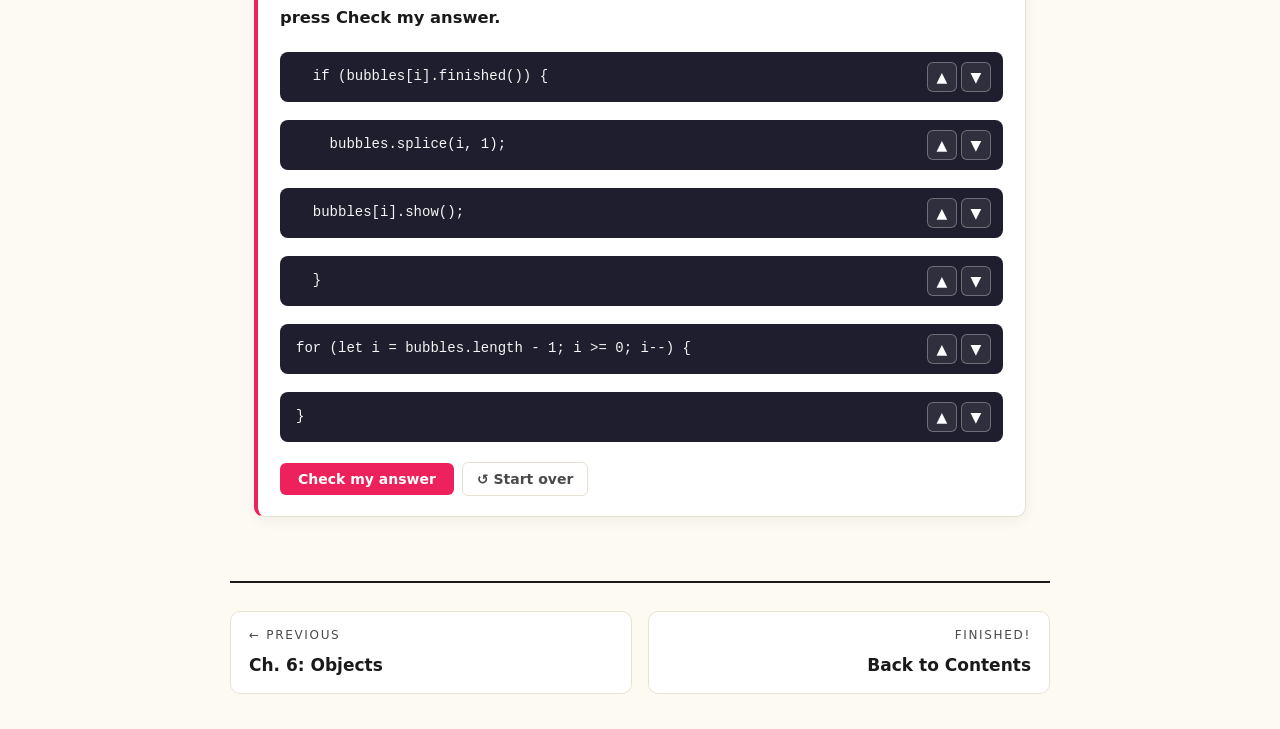
<file: chapter07.html>
<!DOCTYPE html>
<html lang="en">
<head>
<meta charset="utf-8">
<meta name="viewport" content="width=device-width, initial-scale=1">
<title>Chapter 7: Arrays — p5.js Textbook</title>
<style>
/* ============================================================
   p5.js Textbook — shared inline stylesheet
   ============================================================ */
:root {
  --bg: #fdfaf3;
  --bg-panel: #ffffff;
  --ink: #1a1a1a;
  --ink-soft: #4a4a4a;
  --accent: #ed225d;        /* p5 pink */
  --accent-dark: #b8174a;
  --rule: #e8e2d3;
  --code-bg: #1e1e2e;
  --code-ink: #f5f5f5;

  --kw: #c084fc;            /* keyword purple */
  --fn: #60a5fa;            /* function blue */
  --num: #fb923c;           /* number orange */
  --com: #9ca3af;           /* comment gray */
  --str: #86efac;           /* string green */
  --cls: #fde047;           /* class-name yellow */

  --tip-bg: #e8f5e9;
  --tip-bd: #66bb6a;
  --alert-bg: #fff8e1;
  --alert-bd: #ffb300;
  --err-bg: #ffebee;
  --err-bd: #e53935;
  --ex-bg: #e3f2fd;
  --ex-bd: #1e88e5;

  --serif: "Iowan Old Style", "Palatino Linotype", "Book Antiqua", Palatino, Georgia, serif;
  --sans: "Helvetica Neue", "Inter", system-ui, -apple-system, Segoe UI, Roboto, sans-serif;
  --mono: "JetBrains Mono", "Fira Code", "SF Mono", Menlo, Consolas, monospace;
}

* { box-sizing: border-box; }

html { scroll-behavior: smooth; }

body {
  margin: 0;
  padding: 0;
  font-family: var(--serif);
  font-size: 18px;
  line-height: 1.65;
  color: var(--ink);
  background: var(--bg);
  background-image:
    radial-gradient(circle at 10% 0%, rgba(237,34,93,0.04) 0%, transparent 40%),
    radial-gradient(circle at 90% 100%, rgba(96,165,250,0.04) 0%, transparent 40%);
  background-attachment: fixed;
}

.wrap {
  max-width: 820px;
  margin: 0 auto;
  padding: 0 24px;
}

/* ---------- Top nav ---------- */
.chapter-nav {
  position: sticky;
  top: 0;
  z-index: 50;
  background: rgba(253,250,243,0.92);
  backdrop-filter: blur(10px);
  -webkit-backdrop-filter: blur(10px);
  border-bottom: 1px solid var(--rule);
  font-family: var(--sans);
  font-size: 14px;
}
.chapter-nav .wrap {
  display: flex;
  align-items: center;
  justify-content: space-between;
  padding-top: 12px;
  padding-bottom: 12px;
  gap: 12px;
}
.chapter-nav a {
  color: var(--ink);
  text-decoration: none;
  padding: 6px 10px;
  border-radius: 6px;
  transition: background 0.15s;
}
.chapter-nav a:hover { background: rgba(237,34,93,0.1); color: var(--accent-dark); }
.chapter-nav .home {
  font-weight: 700;
  color: var(--accent);
}
.chapter-nav .nav-prev::before { content: "← "; }
.chapter-nav .nav-next::after  { content: " →"; }
.chapter-nav .nav-disabled { color: #bbb; pointer-events: none; }

/* ---------- Chapter header ---------- */
.chapter-header {
  padding: 56px 0 32px;
  border-bottom: 2px solid var(--ink);
  margin-bottom: 36px;
}
.chapter-eyebrow {
  font-family: var(--sans);
  font-size: 13px;
  letter-spacing: 0.18em;
  text-transform: uppercase;
  color: var(--accent);
  font-weight: 700;
  margin: 0 0 8px;
}
.chapter-title {
  font-family: var(--sans);
  font-weight: 900;
  font-size: clamp(2rem, 5vw, 3.4rem);
  line-height: 1.05;
  margin: 0 0 16px;
  letter-spacing: -0.02em;
}
.chapter-lede {
  font-size: 1.15rem;
  color: var(--ink-soft);
  margin: 0;
  max-width: 60ch;
}

/* ---------- Typography ---------- */
h2 {
  font-family: var(--sans);
  font-weight: 800;
  font-size: 1.8rem;
  margin: 48px 0 12px;
  letter-spacing: -0.01em;
  scroll-margin-top: 80px;
}
h2 .anchor {
  opacity: 0;
  text-decoration: none;
  color: var(--accent);
  margin-left: 8px;
  font-weight: 400;
  transition: opacity 0.15s;
}
h2:hover .anchor { opacity: 1; }

h3 {
  font-family: var(--sans);
  font-weight: 700;
  font-size: 1.25rem;
  margin: 32px 0 10px;
}

p { margin: 0 0 16px; }
a { color: var(--accent-dark); }
a:hover { color: var(--accent); }

strong { font-weight: 700; }
em { font-style: italic; }

ul, ol { margin: 0 0 16px; padding-left: 1.5em; }
li { margin: 6px 0; }

/* ---------- Inline code & code blocks ---------- */
code {
  font-family: var(--mono);
  font-size: 0.92em;
  background: rgba(237,34,93,0.08);
  color: var(--accent-dark);
  padding: 2px 6px;
  border-radius: 4px;
}

pre {
  background: var(--code-bg);
  color: var(--code-ink);
  font-family: var(--mono);
  font-size: 14.5px;
  line-height: 1.55;
  padding: 18px 20px;
  border-radius: 10px;
  overflow-x: auto;
  margin: 16px 0 24px;
  border-left: 4px solid var(--accent);
  box-shadow: 0 8px 20px rgba(0,0,0,0.08);
}
pre code {
  background: transparent;
  color: inherit;
  padding: 0;
  border-radius: 0;
  font-size: inherit;
}

.keyword    { color: var(--kw); font-weight: 600; }
.function   { color: var(--fn); }
.number     { color: var(--num); }
.comment    { color: var(--com); font-style: italic; }
.string     { color: var(--str); }
.class-name { color: var(--cls); font-weight: 600; }

/* ---------- Video container ---------- */
.video-container {
  position: relative;
  width: 100%;
  padding-top: 56.25%;       /* 16:9 */
  margin: 20px 0 28px;
  border-radius: 10px;
  overflow: hidden;
  box-shadow: 0 10px 30px rgba(0,0,0,0.12);
  background: #000;
}
.video-container iframe {
  position: absolute;
  inset: 0;
  width: 100%;
  height: 100%;
  border: 0;
}
.video-caption {
  font-family: var(--sans);
  font-size: 14px;
  color: var(--ink-soft);
  margin: -16px 0 24px;
  text-align: center;
}

/* ---------- Callouts ---------- */
.tip, .alert, .error-example, .exercise {
  padding: 16px 20px 16px 52px;
  border-radius: 8px;
  margin: 20px 0;
  position: relative;
  font-family: var(--sans);
  font-size: 15.5px;
  line-height: 1.55;
}
.tip::before, .alert::before, .error-example::before, .exercise::before {
  position: absolute;
  left: 16px;
  top: 14px;
  font-size: 22px;
  line-height: 1;
}
.tip            { background: var(--tip-bg);   border-left: 4px solid var(--tip-bd); }
.tip::before    { content: "💡"; }
.alert          { background: var(--alert-bg); border-left: 4px solid var(--alert-bd); }
.alert::before  { content: "⚠️"; }
.error-example  { background: var(--err-bg);   border-left: 4px solid var(--err-bd); }
.error-example::before { content: "🐛"; }
.exercise       { background: var(--ex-bg);    border-left: 4px solid var(--ex-bd); }
.exercise::before { content: "✏️"; }

.callout-title {
  display: block;
  font-weight: 700;
  margin-bottom: 6px;
  font-family: var(--sans);
}

.tip code, .alert code, .error-example code, .exercise code {
  background: rgba(0,0,0,0.06);
  color: inherit;
}

/* ---------- Tables ---------- */
table {
  border-collapse: collapse;
  width: 100%;
  margin: 16px 0 24px;
  font-family: var(--sans);
  font-size: 15px;
}
th, td {
  border-bottom: 1px solid var(--rule);
  padding: 10px 12px;
  text-align: left;
}
th { background: rgba(0,0,0,0.03); font-weight: 700; }

/* ---------- Footer nav ---------- */
.chapter-footer {
  margin-top: 64px;
  padding: 28px 0 48px;
  border-top: 2px solid var(--ink);
  display: flex;
  justify-content: space-between;
  gap: 16px;
  font-family: var(--sans);
}
.chapter-footer a {
  text-decoration: none;
  color: var(--ink);
  padding: 14px 18px;
  border: 1px solid var(--rule);
  border-radius: 10px;
  flex: 1;
  background: var(--bg-panel);
  transition: transform 0.15s, box-shadow 0.15s, border-color 0.15s;
}
.chapter-footer a:hover {
  transform: translateY(-2px);
  box-shadow: 0 8px 20px rgba(0,0,0,0.08);
  border-color: var(--accent);
}
.chapter-footer .label {
  display: block;
  font-size: 12px;
  letter-spacing: 0.14em;
  text-transform: uppercase;
  color: var(--ink-soft);
  margin-bottom: 4px;
}
.chapter-footer .title {
  font-weight: 700;
  font-size: 17px;
}
.chapter-footer .next { text-align: right; }
.chapter-footer .disabled { opacity: 0.4; pointer-events: none; }

/* ---------- Index page extras ---------- */
.toc-grid {
  display: grid;
  grid-template-columns: repeat(auto-fill, minmax(280px, 1fr));
  gap: 18px;
  margin: 32px 0;
}
.toc-card {
  display: block;
  padding: 22px;
  background: var(--bg-panel);
  border: 1px solid var(--rule);
  border-radius: 12px;
  text-decoration: none;
  color: var(--ink);
  transition: transform 0.18s, box-shadow 0.18s, border-color 0.18s;
  position: relative;
  overflow: hidden;
}
.toc-card::before {
  content: "";
  position: absolute;
  top: 0; left: 0;
  width: 100%; height: 4px;
  background: var(--accent);
  transform: scaleX(0);
  transform-origin: left;
  transition: transform 0.25s;
}
.toc-card:hover {
  transform: translateY(-4px);
  box-shadow: 0 12px 30px rgba(0,0,0,0.1);
  border-color: var(--accent);
}
.toc-card:hover::before { transform: scaleX(1); }
.toc-num {
  font-family: var(--mono);
  font-size: 13px;
  color: var(--accent);
  font-weight: 700;
  letter-spacing: 0.1em;
}
.toc-title {
  font-family: var(--sans);
  font-weight: 800;
  font-size: 1.3rem;
  margin: 6px 0 8px;
}
.toc-desc {
  font-size: 15px;
  color: var(--ink-soft);
  line-height: 1.5;
}

/* ---------- Responsive ---------- */
@media (max-width: 600px) {
  body { font-size: 17px; }
  .wrap { padding: 0 18px; }
  .chapter-nav { font-size: 13px; }
  .chapter-nav .wrap { gap: 8px; }
  .chapter-nav a { padding: 6px 6px; }
  pre { font-size: 13.5px; padding: 14px; }
  .chapter-footer { flex-direction: column; }
  .chapter-footer .next { text-align: left; }
}

/* ---------- Print ---------- */
@media print {
  body { background: white; color: black; font-size: 11pt; }
  .chapter-nav, .chapter-footer, .video-container { display: none; }
  pre { box-shadow: none; border: 1px solid #ccc; page-break-inside: avoid; }
  h2, h3 { page-break-after: avoid; }
  .tip, .alert, .error-example, .exercise {
    border: 1px solid #999; background: #f5f5f5 !important; color: black;
  }
  a { color: black; text-decoration: underline; }
}

</style>
<link rel="stylesheet" href="assets/interactive.css">
<script defer src="assets/interactive.js"></script>
</head>
<body>
<nav class="chapter-nav">
  <div class="wrap">
    <a class="home" href="index.html">p5.js Textbook</a>
    <div class="nav-links">
      <a class="nav-prev" href="chapter06.html">Ch. 6</a>
      <a href="index.html">Contents</a>
      <span class="nav-disabled nav-next">Done!</span>
    </div>
  </div>
</nav>
<main class="wrap">
  <header class="chapter-header">
    <p class="chapter-eyebrow">Chapter 7</p>
    <h1 class="chapter-title">Arrays</h1>
    <p class="chapter-lede">Arrays of objects, mouse interaction, and splice() with backward loops.</p>
  </header>

<p>We made it! Final chapter. In Chapter 6 we built a Ball class but ran into a wall: making 50 balls means 50 variable names. Painful. Arrays are the answer. An <strong>array</strong> is a list — one variable that holds many values in order. Combine arrays with classes and you've unlocked the entire creative-coding universe. Let's do this.</p>

<h2 id="what-is-an-array">What is an array? <a class="anchor" href="#what-is-an-array">#</a></h2>

<p>An array is a numbered list. You make one with square brackets:</p>

<pre><code><span class="keyword">let</span> scores = [<span class="number">88</span>, <span class="number">92</span>, <span class="number">75</span>, <span class="number">100</span>, <span class="number">61</span>];
<span class="keyword">let</span> colors = [<span class="string">"red"</span>, <span class="string">"blue"</span>, <span class="string">"green"</span>];</code></pre>

<p>Each value gets a number called an <strong>index</strong>, starting at <strong>zero</strong>:</p>

<table>
<thead><tr><th>Index</th><th>Value</th></tr></thead>
<tbody>
<tr><td><code>scores[0]</code></td><td><code>88</code></td></tr>
<tr><td><code>scores[1]</code></td><td><code>92</code></td></tr>
<tr><td><code>scores[2]</code></td><td><code>75</code></td></tr>
<tr><td><code>scores[3]</code></td><td><code>100</code></td></tr>
<tr><td><code>scores[4]</code></td><td><code>61</code></td></tr>
</tbody>
</table>

<div class="alert">
<span class="callout-title">Arrays start at 0</span>
The first item is <code>array[0]</code>, not <code>array[1]</code>. The last index is <code>array.length - 1</code>. This is the source of a lot of off-by-one bugs. Get used to it; it's everywhere in programming.
</div>

<p>You can ask an array how many items it holds:</p>

<pre><code>scores.length     <span class="comment">// 5</span></code></pre>

<div class="video-container">
  <iframe src="https://www.youtube.com/embed/VIQoUghHSxU" title="7.1 Arrays in JavaScript" allowfullscreen></iframe>
</div>
<p class="video-caption">Coding Train 7.1 — Arrays in JavaScript</p>

<h2 id="looping-over-arrays">Looping over an array <a class="anchor" href="#looping-over-arrays">#</a></h2>

<p>The whole point of arrays is doing the same thing to every item. That means loops. Here's the most common pattern in all of JavaScript:</p>

<pre><code><span class="keyword">for</span> (<span class="keyword">let</span> i = <span class="number">0</span>; i &lt; scores.length; i++) {
  <span class="function">print</span>(scores[i]);
}</code></pre>

<p>The counter <code>i</code> starts at 0, goes up to (but not including) <code>scores.length</code>, and at each step we use <code>scores[i]</code> to grab the current value.</p>

<div class="tip">
<span class="callout-title">The for...of shortcut</span>
For when you don't need the index, you can write <code>for (let s of scores) { print(s); }</code>. Cleaner. But the indexed version is more flexible — we'll need it shortly.
</div>

<h2 id="arrays-of-objects">Arrays of objects — the killer combo <a class="anchor" href="#arrays-of-objects">#</a></h2>

<p>Remember our three-ball mess from Chapter 6? Watch what arrays do for it:</p>


<!-- Hidden support code: the Ball class from Chapter 6, so the
     live examples below can run on their own. -->
<pre id="def-ball-class" hidden><code>class Ball {
  constructor(x, y, diameter) {
    this.x = x;
    this.y = y;
    this.diameter = diameter;
    this.xspeed = random(-3, 3);
    this.yspeed = random(-3, 3);
  }

  move() {
    this.x += this.xspeed;
    this.y += this.yspeed;
  }

  bounce() {
    if (this.x &lt; 0 || this.x &gt; width)  this.xspeed *= -1;
    if (this.y &lt; 0 || this.y &gt; height) this.yspeed *= -1;
  }

  show() {
    fill(237, 34, 93);
    ellipse(this.x, this.y, this.diameter, this.diameter);
  }
}</code></pre>

<pre class="runnable" data-include="#def-ball-class"><code><span class="keyword">let</span> balls = [];

<span class="keyword">function</span> <span class="function">setup</span>() {
  <span class="function">createCanvas</span>(<span class="number">400</span>, <span class="number">400</span>);
  <span class="keyword">for</span> (<span class="keyword">let</span> i = <span class="number">0</span>; i &lt; <span class="number">50</span>; i++) {
    balls.<span class="function">push</span>(<span class="keyword">new</span> <span class="class-name">Ball</span>(<span class="function">random</span>(<span class="function">width</span>), <span class="function">random</span>(<span class="function">height</span>), <span class="function">random</span>(<span class="number">10</span>, <span class="number">40</span>)));
  }
}

<span class="keyword">function</span> <span class="function">draw</span>() {
  <span class="function">background</span>(<span class="number">220</span>);
  <span class="keyword">for</span> (<span class="keyword">let</span> i = <span class="number">0</span>; i &lt; balls.length; i++) {
    balls[i].<span class="function">move</span>();
    balls[i].<span class="function">bounce</span>();
    balls[i].<span class="function">show</span>();
  }
}</code></pre>

<p><strong>50 balls.</strong> Same code, no extra typing. Want 500? Change one number. Want 5,000? You get the idea.</p>

<p>That <code>balls.push(...)</code> line adds a new item to the end of the array. <code>push</code> is one of several useful array methods:</p>

<table>
<thead><tr><th>Method</th><th>What it does</th></tr></thead>
<tbody>
<tr><td><code>arr.push(item)</code></td><td>Add to the end</td></tr>
<tr><td><code>arr.pop()</code></td><td>Remove from the end</td></tr>
<tr><td><code>arr.splice(i, n)</code></td><td>Remove <code>n</code> items starting at index <code>i</code></td></tr>
<tr><td><code>arr.length</code></td><td>How many items</td></tr>
</tbody>
</table>

<div class="video-container">
  <iframe src="https://www.youtube.com/embed/RXWO3mFuW-I" title="7.2 Array Functions" allowfullscreen></iframe>
</div>
<p class="video-caption">Coding Train 7.2 — Array Functions</p>

<h2 id="mouse-interaction">Mouse interaction: spawn on click <a class="anchor" href="#mouse-interaction">#</a></h2>

<p>Here's where it gets dynamic. Let's start with no balls, and add a new one wherever the user clicks:</p>

<pre class="runnable" data-include="#def-ball-class"><code><span class="keyword">let</span> balls = [];

<span class="keyword">function</span> <span class="function">setup</span>() {
  <span class="function">createCanvas</span>(<span class="number">400</span>, <span class="number">400</span>);
}

<span class="keyword">function</span> <span class="function">draw</span>() {
  <span class="function">background</span>(<span class="number">220</span>);
  <span class="keyword">for</span> (<span class="keyword">let</span> i = <span class="number">0</span>; i &lt; balls.length; i++) {
    balls[i].<span class="function">move</span>();
    balls[i].<span class="function">bounce</span>();
    balls[i].<span class="function">show</span>();
  }
}

<span class="keyword">function</span> <span class="function">mousePressed</span>() {
  balls.<span class="function">push</span>(<span class="keyword">new</span> <span class="class-name">Ball</span>(mouseX, mouseY, <span class="function">random</span>(<span class="number">10</span>, <span class="number">40</span>)));
}</code></pre>

<p>Click around. Each click adds a new ball that bounces around with all the others. This pattern — <em>array of objects + spawn on event</em> — powers particle systems, bullets in a game, snowflakes, fireworks, you name it.</p>

<div class="video-container">
  <iframe src="https://www.youtube.com/embed/fBqaA7zRO58" title="7.3 Arrays of Objects" allowfullscreen></iframe>
</div>
<p class="video-caption">Coding Train 7.3 — Arrays of Objects</p>

<h2 id="splice-and-backward-loops">Removing items: splice() and the backward loop trick <a class="anchor" href="#splice-and-backward-loops">#</a></h2>

<p>Adding things is easy. Removing things is where people get burned. Let's say each ball has a <code>this.life</code> property that ticks down every frame, and we want to remove it when it reaches zero.</p>

<p>You might try this — but it has a bug:</p>

<pre><code><span class="comment">// BUGGY — don't do this</span>
<span class="keyword">for</span> (<span class="keyword">let</span> i = <span class="number">0</span>; i &lt; balls.length; i++) {
  balls[i].<span class="function">update</span>();
  <span class="keyword">if</span> (balls[i].life &lt;= <span class="number">0</span>) {
    balls.<span class="function">splice</span>(i, <span class="number">1</span>);
  }
}</code></pre>

<p>Here's the problem: when you splice out item at index 3, everything at index 4 and beyond slides down by one. The thing that <em>used to be</em> at index 4 is now at index 3. But your loop already moved <code>i</code> to 4, so you <strong>skip an item</strong>. Bugs.</p>

<p>The fix is gorgeous in its simplicity: <strong>loop backward</strong>.</p>

<pre><code><span class="comment">// CORRECT — backward loop</span>
<span class="keyword">for</span> (<span class="keyword">let</span> i = balls.length - <span class="number">1</span>; i &gt;= <span class="number">0</span>; i--) {
  balls[i].<span class="function">update</span>();
  <span class="keyword">if</span> (balls[i].life &lt;= <span class="number">0</span>) {
    balls.<span class="function">splice</span>(i, <span class="number">1</span>);
  }
}</code></pre>

<p>When you remove item 7 while going backward, the next item you'll check is item 6, which was always going to be item 6. Removing from the end doesn't affect the indices behind you. Bug gone.</p>

<div class="video-container">
  <iframe src="https://www.youtube.com/embed/TaN5At5RWH8" title="7.4 Removing Objects from Arrays" allowfullscreen></iframe>
</div>
<p class="video-caption">Coding Train 7.4 — Removing Objects from Arrays</p>

<div class="tip">
<span class="callout-title">Memorize this pattern</span>
<code>for (let i = arr.length - 1; i &gt;= 0; i--)</code> — anytime you might delete items from the array while iterating, loop backward. Tattoo it on your brain.
</div>

<h2 id="putting-it-all-together">Putting it all together: a particle system <a class="anchor" href="#putting-it-all-together">#</a></h2>

<p>Here's a sketch that combines <em>everything</em> from this book. Spawn particles wherever the mouse moves; each particle has a life; when its life runs out, it gets removed.</p>

<pre class="runnable"><code><span class="keyword">let</span> particles = [];

<span class="keyword">class</span> <span class="class-name">Particle</span> {
  <span class="function">constructor</span>(x, y) {
    <span class="keyword">this</span>.x = x;
    <span class="keyword">this</span>.y = y;
    <span class="keyword">this</span>.xspeed = <span class="function">random</span>(-<span class="number">2</span>, <span class="number">2</span>);
    <span class="keyword">this</span>.yspeed = <span class="function">random</span>(-<span class="number">2</span>, <span class="number">2</span>);
    <span class="keyword">this</span>.life = <span class="number">255</span>;
  }
  <span class="function">update</span>() {
    <span class="keyword">this</span>.x += <span class="keyword">this</span>.xspeed;
    <span class="keyword">this</span>.y += <span class="keyword">this</span>.yspeed;
    <span class="keyword">this</span>.life -= <span class="number">3</span>;
  }
  <span class="function">show</span>() {
    <span class="function">noStroke</span>();
    <span class="function">fill</span>(<span class="number">237</span>, <span class="number">34</span>, <span class="number">93</span>, <span class="keyword">this</span>.life);
    <span class="function">ellipse</span>(<span class="keyword">this</span>.x, <span class="keyword">this</span>.y, <span class="number">10</span>, <span class="number">10</span>);
  }
}

<span class="keyword">function</span> <span class="function">setup</span>() {
  <span class="function">createCanvas</span>(<span class="number">600</span>, <span class="number">400</span>);
}

<span class="keyword">function</span> <span class="function">draw</span>() {
  <span class="function">background</span>(<span class="number">20</span>);
  particles.<span class="function">push</span>(<span class="keyword">new</span> <span class="class-name">Particle</span>(mouseX, mouseY));

  <span class="keyword">for</span> (<span class="keyword">let</span> i = particles.length - <span class="number">1</span>; i &gt;= <span class="number">0</span>; i--) {
    particles[i].<span class="function">update</span>();
    particles[i].<span class="function">show</span>();
    <span class="keyword">if</span> (particles[i].life &lt;= <span class="number">0</span>) {
      particles.<span class="function">splice</span>(i, <span class="number">1</span>);
    }
  }
}</code></pre>

<p>That's a real-deal particle system. Trails of pink dots follow your mouse and fade away. Beautiful. And you wrote it.</p>

<div class="video-container">
  <iframe src="https://www.youtube.com/embed/tA_ZgruFF9k" title="7.5 Mouse Interaction with Objects" allowfullscreen></iframe>
</div>
<p class="video-caption">Coding Train 7.5 — Mouse Interaction with Objects</p>

<h2 id="common-mistakes">Common Beginner Mistakes <a class="anchor" href="#common-mistakes">#</a></h2>

<div class="error-example">
<span class="callout-title">Off-by-one with indexes</span>
A 5-item array has indexes 0 through 4. <code>scores[5]</code> doesn't exist — you'll get <code>undefined</code>.
</div>

<div class="error-example">
<span class="callout-title">Forward loop + splice</span>
We just covered this, but it bears repeating. Modifying an array while iterating forward will skip items. Backward loop, every time.
</div>

<div class="error-example">
<span class="callout-title">Forgetting <code>new</code> inside <code>push</code></span>
<code>balls.push(Ball(100, 100, 40));</code> — missing <code>new</code>, you push <code>undefined</code> into the array. Always <code>balls.push(new Ball(...));</code>.
</div>

<div class="error-example">
<span class="callout-title">Calling <code>.length()</code> instead of <code>.length</code></span>
<code>length</code> is a property, not a method. No parentheses. <code>balls.length</code>, not <code>balls.length()</code>.
</div>

<h2 id="exercises">Practice Exercises <a class="anchor" href="#exercises">#</a></h2>

<div class="exercise">
<span class="callout-title">Exercise 7.1 — Fill the canvas with balls</span>
Start with 200 Ball instances filling the canvas. Each one is a different random color (add <code>this.color</code> to the constructor). All bouncing.
</div>

<div class="exercise">
<span class="callout-title">Exercise 7.2 — Click to add, key to clear</span>
Each click adds 5 new balls at the mouse position. When the user presses any key, empty the array with <code>balls = [];</code> or <code>balls.length = 0;</code>.
</div>

<div class="exercise">
<span class="callout-title">Exercise 7.3 — Particle fireworks</span>
Modify the particle system so each click <em>at the mouse position</em> creates 50 particles that fly outward in random directions. Use a backward loop to remove ones whose <code>life</code> hits zero.
</div>

<div class="exercise">
<span class="callout-title">Exercise 7.4 — Capstone: build something</span>
You now know everything you need. Use objects, arrays, mouse interaction, and randomness to make something. Snowfall? Fish in an aquarium? A Pong clone? A starfield? Make it weird. Make it yours. Share it with your class.
</div>

<h2 id="what-now">Where to go from here <a class="anchor" href="#what-now">#</a></h2>

<p>You have, right here, right now, the foundational toolkit of a programmer. Variables, conditionals, loops, functions, objects, arrays — those are the six pillars. They show up in <em>every</em> programming language you'll ever learn. Java for AP CSA? You'll see them all. Python? Same. Swift, C++, Rust? Same.</p>

<p>Things to explore next:</p>

<ul>
  <li>The <a href="https://p5js.org/reference/" target="_blank" rel="noopener">p5.js reference</a> — bookmark it. It's gold.</li>
  <li>Vectors with <code>p5.Vector</code> — bundle x and y together cleanly.</li>
  <li>Trig and <code>noise()</code> — for organic, flowing motion.</li>
  <li>The rest of the <a href="https://thecodingtrain.com/" target="_blank" rel="noopener">Coding Train</a> — Dan Shiffman is just getting warmed up.</li>
  <li>The <a href="https://natureofcode.com/" target="_blank" rel="noopener">Nature of Code</a> — Dan's book on simulating physics, biology, and ecosystems with p5.</li>
</ul>

<p>You did it. Now go make something cool. 🚂✨</p>


<section class="quiz-section">
<h2 id="check-yourself">Check Your Understanding <a class="anchor" href="#check-yourself">#</a></h2>
<p>Quick self-check — no grade, no pressure. Pick an answer to get instant feedback, and rearrange the scrambled program until it works.</p>
<div class="quiz-card quiz-mc">
<p class="quiz-q"><span class="quiz-tag">Question 1</span> What is the index of the <em>first</em> item in an array?</p>
<ol class="quiz-opts">
<li data-explain="Tempting, but arrays start counting from a different number.">1</li>
<li data-correct="" data-explain="Arrays are zero-indexed: bubbles[0] is the first item, and the last one is bubbles[bubbles.length - 1].">0</li>
<li data-explain="In JavaScript it&#x27;s always the same: the first index is 0, every time.">It depends on the array</li>
</ol>
</div>
<div class="quiz-card quiz-mc">
<p class="quiz-q"><span class="quiz-tag">Question 2</span> What does <code>bubbles.length</code> give you?</p>
<ol class="quiz-opts">
<li data-explain="Close — the last index is bubbles.length - 1, because counting starts at 0.">The index of the last bubble</li>
<li data-correct="" data-explain="length is the live count. Add a bubble with push() and length goes up by one automatically.">How many items are in the array right now</li>
<li data-explain="length is about the array itself, not the objects inside it.">The size (diameter) of each bubble</li>
</ol>
</div>
<div class="quiz-card quiz-mc">
<p class="quiz-q"><span class="quiz-tag">Question 3</span> Why loop <em>backward</em> when removing items with <code>splice()</code>?</p>
<ol class="quiz-opts">
<li data-explain="Speed isn&#x27;t the issue — it&#x27;s about what happens to the indexes when an item disappears.">Backward loops run faster</li>
<li data-explain="splice() works anywhere. The backward loop is a strategy, not a requirement."><code>splice()</code> only works in backward loops</li>
<li data-correct="" data-explain="If you delete index 3 going forward, the old index 4 slides into slot 3 and gets skipped. Walking backward, the shift only affects items you&#x27;ve already checked.">Removing an item shifts everything after it down one index — going backward means you never skip an item</li>
</ol>
</div>
<div class="quiz-card parsons">
<p class="quiz-q"><span class="quiz-tag">Question 4 · Mixed-up program</span> Arrange the lines into the classic backward loop: walk the array from the end, <em>show</em> each bubble, then remove it with <code>splice()</code> if it's finished. Use the ▲▼ buttons (or drag) to put the lines in order, then press <strong>Check my answer</strong>.</p>
<pre class="parsons-source" hidden><code>for (let i = bubbles.length - 1; i &gt;= 0; i--) {
  bubbles[i].show();
  if (bubbles[i].finished()) {
    bubbles.splice(i, 1);
  }
}</code></pre>
</div>
</section>
</main>
<footer class="chapter-footer wrap">
  <a href="chapter06.html"><span class="label">← Previous</span><span class="title">Ch. 6: Objects</span></a>
  <a class="next" href="index.html"><span class="label">Finished!</span><span class="title">Back to Contents</span></a>
</footer>
</body>
</html>
</file>
<file: assets/interactive.css>
/* ============================================================
   p5.js Textbook — interactive widgets
   Live sketch runner/editor, multiple-choice quizzes,
   and Parsons Problems. Requires assets/interactive.js.
   Inherits the page's CSS variables (--accent, --mono, etc.).
   ============================================================ */

/* ---------- Live, runnable sketches ---------- */

/* The hidden attribute must always win, even over display rules
   below (e.g. .sketch-editor { display: block }). Without this,
   Reset leaves the editor visible under the highlighted code. */
.sketch-widget [hidden],
.quiz-section [hidden] { display: none !important; }

.sketch-widget {
  margin: 16px 0 24px;
  border-radius: 10px;
  overflow: hidden;
  box-shadow: 0 8px 20px rgba(0,0,0,0.08);
  border-left: 4px solid var(--accent, #ed225d);
  background: var(--code-bg, #1e1e2e);
}
.sketch-widget pre {
  margin: 0;
  border-radius: 0;
  border-left: none;
  box-shadow: none;
}
.sketch-toolbar {
  display: flex;
  align-items: center;
  gap: 8px;
  padding: 8px 12px;
  background: rgba(255,255,255,0.06);
  border-bottom: 1px solid rgba(255,255,255,0.08);
  font-family: var(--sans, sans-serif);
}
.sketch-toolbar .sketch-label {
  margin-left: auto;
  font-size: 11px;
  letter-spacing: 0.14em;
  text-transform: uppercase;
  color: rgba(255,255,255,0.45);
  font-weight: 700;
}
.sketch-btn {
  font-family: var(--sans, sans-serif);
  font-size: 13px;
  font-weight: 700;
  padding: 6px 14px;
  border-radius: 6px;
  border: 1px solid transparent;
  cursor: pointer;
  transition: background 0.15s, transform 0.05s;
  line-height: 1.2;
}
.sketch-btn:active { transform: translateY(1px); }
.sketch-btn:focus-visible,
.quiz-opts li:focus-visible,
.parsons-btn:focus-visible,
.parsons-line:focus-visible {
  outline: 2px solid var(--accent, #ed225d);
  outline-offset: 2px;
}
.sketch-btn-run {
  background: var(--accent, #ed225d);
  color: #fff;
}
.sketch-btn-run:hover { background: var(--accent-dark, #b8174a); }
.sketch-btn-ghost {
  background: transparent;
  color: rgba(255,255,255,0.75);
  border-color: rgba(255,255,255,0.25);
}
.sketch-btn-ghost:hover { background: rgba(255,255,255,0.1); color: #fff; }

.sketch-editor {
  display: block;
  width: 100%;
  border: none;
  resize: vertical;
  background: var(--code-bg, #1e1e2e);
  color: var(--code-ink, #f5f5f5);
  font-family: var(--mono, monospace);
  font-size: 14.5px;
  line-height: 1.55;
  padding: 18px 20px;
  min-height: 80px;
  tab-size: 2;
  caret-color: var(--accent, #ed225d);
}
.sketch-editor:focus { outline: none; box-shadow: inset 0 0 0 2px rgba(237,34,93,0.5); }

.sketch-output {
  background: #fff;
  border-top: 1px solid rgba(0,0,0,0.12);
  padding: 12px;
  display: flex;
  justify-content: center;
}
.sketch-output iframe {
  border: none;
  max-width: 100%;
  background: #fff;
}
.sketch-hint {
  font-family: var(--sans, sans-serif);
  font-size: 12.5px;
  color: rgba(255,255,255,0.5);
  padding: 0 12px 8px;
  margin: 0;
}

/* ---------- Quiz section shell ---------- */
.quiz-section { margin-top: 8px; }
.quiz-card {
  background: var(--bg-panel, #fff);
  border: 1px solid var(--rule, #e8e2d3);
  border-left: 4px solid var(--accent, #ed225d);
  border-radius: 10px;
  padding: 20px 22px;
  margin: 20px 0 28px;
  box-shadow: 0 4px 14px rgba(0,0,0,0.05);
}
.quiz-q {
  font-family: var(--sans, sans-serif);
  font-weight: 700;
  font-size: 1.02rem;
  margin: 0 0 14px;
}
.quiz-q .quiz-tag {
  display: inline-block;
  font-size: 11px;
  letter-spacing: 0.12em;
  text-transform: uppercase;
  color: var(--accent, #ed225d);
  margin-right: 8px;
}

/* ---------- Multiple choice ---------- */
.quiz-opts {
  list-style: none;
  margin: 0;
  padding: 0;
  display: grid;
  gap: 8px;
}
.quiz-opts li {
  font-family: var(--sans, sans-serif);
  font-size: 0.98rem;
  padding: 10px 14px;
  border: 1.5px solid var(--rule, #e8e2d3);
  border-radius: 8px;
  cursor: pointer;
  transition: border-color 0.15s, background 0.15s;
  background: #fff;
}
.quiz-opts li:hover { border-color: var(--accent, #ed225d); background: rgba(237,34,93,0.04); }
.quiz-opts li.is-right {
  border-color: var(--tip-bd, #66bb6a);
  background: var(--tip-bg, #e8f5e9);
  font-weight: 700;
}
.quiz-opts li.is-wrong {
  border-color: var(--err-bd, #e53935);
  background: var(--err-bg, #ffebee);
}
.quiz-mc.is-answered .quiz-opts li { cursor: default; }
.quiz-mc.is-answered .quiz-opts li:not(.is-right):not(.is-wrong) { opacity: 0.55; }
.quiz-mc.is-answered .quiz-opts li:hover:not(.is-right):not(.is-wrong) {
  border-color: var(--rule, #e8e2d3);
  background: #fff;
}

.quiz-feedback {
  font-family: var(--sans, sans-serif);
  font-size: 0.95rem;
  border-radius: 8px;
  padding: 10px 14px;
  margin-top: 12px;
  display: none;
}
.quiz-feedback.is-right { display: block; background: var(--tip-bg, #e8f5e9); border-left: 4px solid var(--tip-bd, #66bb6a); }
.quiz-feedback.is-wrong { display: block; background: var(--err-bg, #ffebee); border-left: 4px solid var(--err-bd, #e53935); }
.quiz-feedback.is-partial { display: block; background: var(--alert-bg, #fff8e1); border-left: 4px solid var(--alert-bd, #ffb300); }

/* ---------- Parsons Problems ---------- */
.parsons-list {
  list-style: none;
  margin: 0 0 14px;
  padding: 0;
  display: grid;
  gap: 6px;
}
.parsons-line {
  display: flex;
  align-items: center;
  gap: 10px;
  background: var(--code-bg, #1e1e2e);
  color: var(--code-ink, #f5f5f5);
  border-radius: 8px;
  padding: 8px 10px 8px 14px;
  border: 2px solid transparent;
  cursor: grab;
  touch-action: none;
}
.parsons-line.is-dragging { opacity: 0.5; cursor: grabbing; }
.parsons-line.is-right { border-color: var(--tip-bd, #66bb6a); }
.parsons-line.is-wrong { border-color: var(--err-bd, #e53935); }
.parsons-code {
  font-family: var(--mono, monospace);
  font-size: 14px;
  line-height: 1.5;
  white-space: pre;
  overflow-x: auto;
  flex: 1;
}
.parsons-arrows { display: flex; gap: 4px; }
.parsons-btn {
  font-family: var(--sans, sans-serif);
  border: 1px solid rgba(255,255,255,0.3);
  background: rgba(255,255,255,0.08);
  color: #fff;
  border-radius: 6px;
  width: 30px;
  height: 30px;
  font-size: 14px;
  cursor: pointer;
  line-height: 1;
}
.parsons-btn:hover { background: rgba(255,255,255,0.22); }
.parsons-toolbar { display: flex; gap: 8px; align-items: center; }
.parsons-check {
  background: var(--accent, #ed225d);
  color: #fff;
  border: none;
  font-family: var(--sans, sans-serif);
  font-weight: 700;
  font-size: 14px;
  padding: 8px 18px;
  border-radius: 6px;
  cursor: pointer;
}
.parsons-check:hover { background: var(--accent-dark, #b8174a); }
.parsons-shuffle {
  background: transparent;
  border: 1.5px solid var(--rule, #e8e2d3);
  color: var(--ink-soft, #4a4a4a);
  font-family: var(--sans, sans-serif);
  font-weight: 600;
  font-size: 14px;
  padding: 8px 14px;
  border-radius: 6px;
  cursor: pointer;
}
.parsons-shuffle:hover { border-color: var(--accent, #ed225d); color: var(--accent-dark, #b8174a); }

/* ---------- Print & motion ---------- */
@media print {
  .sketch-toolbar, .sketch-output, .sketch-hint,
  .parsons-toolbar, .parsons-arrows, .quiz-feedback { display: none !important; }
}
@media (prefers-reduced-motion: reduce) {
  .sketch-btn, .quiz-opts li { transition: none; }
}
@media (max-width: 560px) {
  .sketch-toolbar { flex-wrap: wrap; }
  .sketch-toolbar .sketch-label { display: none; }
}
</file>
